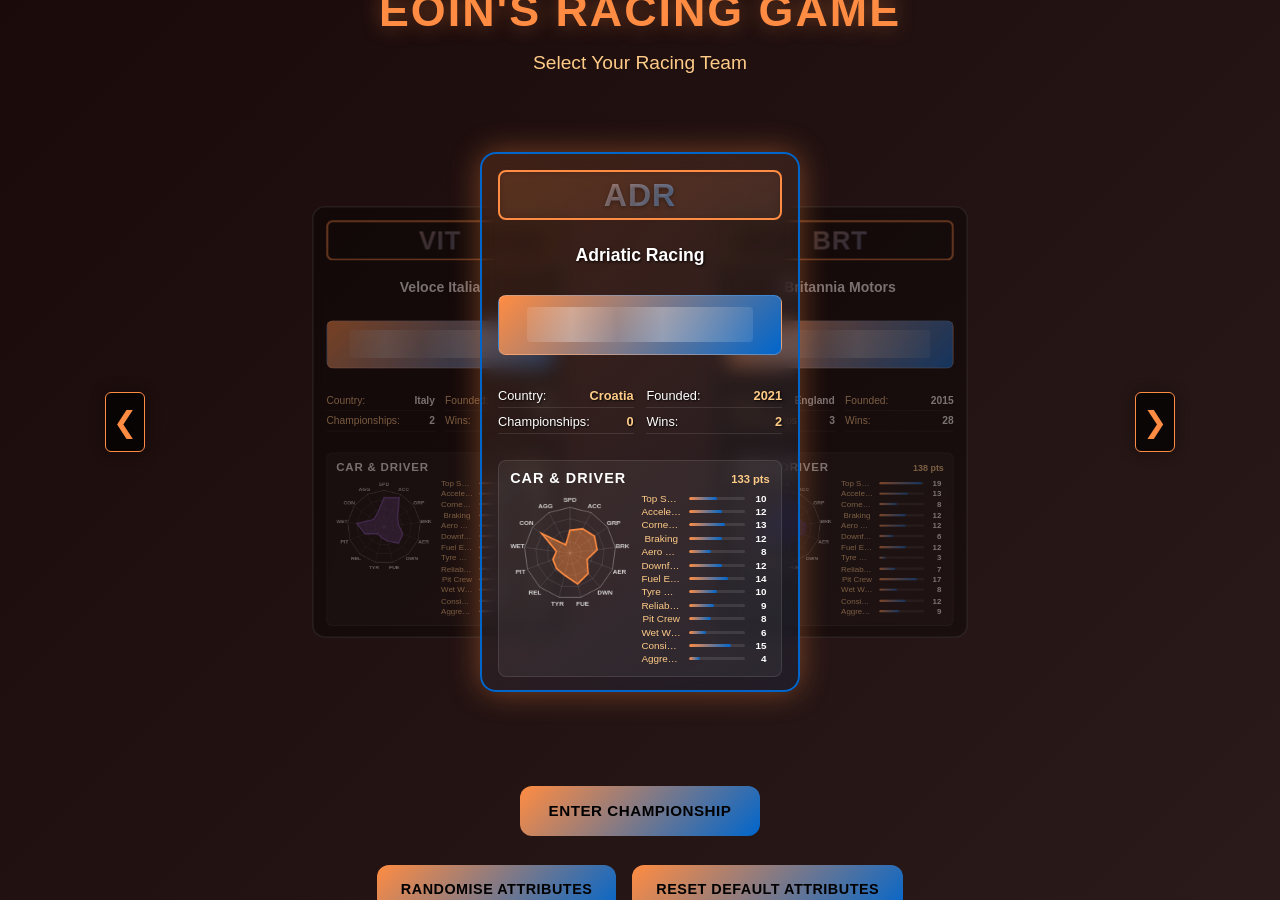
<file: index.html>
<!DOCTYPE html>
<html lang="en">
  <head>
    <meta charset="UTF-8" />
    <meta name="viewport" content="width=device-width, initial-scale=1.0, viewport-fit=cover" />
    <title>Eoin's Racing Game - Formula Style Racing Simulation</title>
    
    <!-- Primary Meta Tags -->
    <meta name="title" content="Eoin's Racing Game - Formula Style Racing Simulation">
    <meta name="description" content="Experience thrilling Formula-style racing with team selection, dynamic weather, advanced physics, and competitive AI. Race against the clock or challenge other teams in this HTML5 racing simulation.">
    <meta name="keywords" content="racing game, formula racing, html5 game, browser game, team racing, simulation, arcade racing, motorsport game, racing simulation">
    <meta name="author" content="Eoin Fitzsimons">
    <meta name="language" content="English">
    <meta name="robots" content="index, follow">
    <meta name="revisit-after" content="7 days">
    <meta name="generator" content="HTML5">
    <meta name="theme-color" content="#0a0e2e">
    <meta name="mobile-web-app-capable" content="yes">
    <meta name="apple-mobile-web-app-capable" content="yes">
    <meta name="apple-mobile-web-app-status-bar-style" content="black-translucent">
    
    <!-- Open Graph / Facebook -->
    <meta property="og:type" content="website">
    <meta property="og:url" content="https://eoinfitzsimons.github.io/Eoin-s-Racing-Game/">
    <meta property="og:title" content="Eoin's Racing Game - Formula Style Racing Simulation">
    <meta property="og:description" content="Experience thrilling Formula-style racing with team selection, dynamic weather, advanced physics, and competitive AI. Race against the clock or challenge other teams in this HTML5 racing simulation.">
    <meta property="og:image" content="https://eoinfitzsimons.github.io/Eoin-s-Racing-Game/preview.jpg">
    
    <!-- Twitter -->
    <meta property="twitter:card" content="summary_large_image">
    <meta property="twitter:url" content="https://eoinfitzsimons.github.io/Eoin-s-Racing-Game/">
    <meta property="twitter:title" content="Eoin's Racing Game - Formula Style Racing Simulation">
    <meta property="twitter:description" content="Experience thrilling Formula-style racing with team selection, dynamic weather, advanced physics, and competitive AI. Race against the clock or challenge other teams in this HTML5 racing simulation.">
    <meta property="twitter:image" content="https://eoinfitzsimons.github.io/Eoin-s-Racing-Game/preview.jpg">
    
    <!-- App/Game Info -->
    <meta name="game:category" content="Racing Simulation">
    <meta name="game:release_date" content="2025-07-08">
    <meta name="game:version" content="1.0.0">
    <meta name="game:features" content="Team Selection, Dynamic Weather, AI Opponents, Time Trial Mode, Leaderboards">
    
    <!-- Favicon -->
    <link rel="icon" href="data:image/svg+xml,%3Csvg xmlns='http://www.w3.org/2000/svg' viewBox='0 0 4 4'%3E%3Cpath fill='%23fff' d='M0 0h4v4H0z'/%3E%3Cpath d='M0 0h1v1H0zM2 0h1v1H2zM1 1h1v1H1zM3 1h1v1H3zM0 2h1v1H0zM2 2h1v1H2zM1 3h1v1H1zM3 3h1v1H3z'/%3E%3C/svg%3E">
    
    <!-- Preload and Performance -->
    <link rel="preconnect" href="https://fonts.googleapis.com">
    <link rel="preconnect" href="https://fonts.gstatic.com" crossorigin>
    <link href="https://fonts.googleapis.com/css2?family=Orbitron:wght@400;500;700&display=swap" rel="stylesheet">
    
    <link rel="stylesheet" href="css/base.css" />
    <link rel="stylesheet" href="css/screens.css" />
    <link rel="stylesheet" href="css/hud.css" />
    <link rel="stylesheet" href="css/mobile.css" />
  </head>

  <body>
    <div class="game-container">
      <!-- Team Selection Screen -->
      <div class="team-selection-screen" id="teamSelectionScreen">
        <h1 class="team-selection-title">EOIN'S RACING GAME</h1>
        <p class="team-selection-subtitle">Select Your Racing Team</p>

        <div class="teams-grid">
          <div class="team-carousel-container">
            <button
              class="carousel-nav prev"
              type="button"
              onclick="previousTeam()"
              onkeydown="if(event.key==='Enter'||event.key===' '){previousTeam();event.preventDefault();}"
              aria-label="Previous Team"
            >
              &#10094;
            </button>

            <div class="team-carousel">
              <!-- Croatian Team - 1 -->
              <div class="team-card active" data-team="adriatic_racing">
                <div class="team-logo">ADR</div>
                <div class="team-name">Adriatic Racing</div>
                <div class="car-livery"></div>
                <div class="team-facts">
                  <div class="fact-row">
                    <span class="fact-label">Country:</span>
                    <span class="fact-value">Croatia</span>
                  </div>
                  <div class="fact-row">
                    <span class="fact-label">Founded:</span>
                    <span class="fact-value">2021</span>
                  </div>
                  <div class="fact-row">
                    <span class="fact-label">Championships:</span>
                    <span class="fact-value">0</span>
                  </div>
                  <div class="fact-row">
                    <span class="fact-label">Wins:</span>
                    <span class="fact-value">2</span>
                  </div>
                </div>
              </div>

              <!-- English Team - 2 -->
              <div class="team-card hidden" data-team="britannia_motors">
                <div class="team-logo">BRT</div>
                <div class="team-name">Britannia Motors</div>
                <div class="car-livery"></div>
                <div class="team-facts">
                  <div class="fact-row">
                    <span class="fact-label">Country:</span>
                    <span class="fact-value">England</span>
                  </div>
                  <div class="fact-row">
                    <span class="fact-label">Founded:</span>
                    <span class="fact-value">2015</span>
                  </div>
                  <div class="fact-row">
                    <span class="fact-label">Championships:</span>
                    <span class="fact-value">3</span>
                  </div>
                  <div class="fact-row">
                    <span class="fact-label">Wins:</span>
                    <span class="fact-value">28</span>
                  </div>
                </div>
              </div>

              <!-- Chinese Team - 3 -->
              <div class="team-card hidden" data-team="celestial_motors">
                <div class="team-logo">CEM</div>
                <div class="team-name">Celestial Motors</div>
                <div class="car-livery"></div>
                <div class="team-facts">
                  <div class="fact-row">
                    <span class="fact-label">Country:</span>
                    <span class="fact-value">China</span>
                  </div>
                  <div class="fact-row">
                    <span class="fact-label">Founded:</span>
                    <span class="fact-value">2018</span>
                  </div>
                  <div class="fact-row">
                    <span class="fact-label">Championships:</span>
                    <span class="fact-value">0</span>
                  </div>
                  <div class="fact-row">
                    <span class="fact-label">Wins:</span>
                    <span class="fact-value">4</span>
                  </div>
                </div>
              </div>

              <!-- Welsh Team - 4 -->
              <div class="team-card hidden" data-team="dragon_force">
                <div class="team-logo">DFM</div>
                <div class="team-name">Dragon Force Motorsport</div>
                <div class="car-livery"></div>
                <div class="team-facts">
                  <div class="fact-row">
                    <span class="fact-label">Country:</span>
                    <span class="fact-value">Wales</span>
                  </div>
                  <div class="fact-row">
                    <span class="fact-label">Founded:</span>
                    <span class="fact-value">2016</span>
                  </div>
                  <div class="fact-row">
                    <span class="fact-label">Championships:</span>
                    <span class="fact-value">1</span>
                  </div>
                  <div class="fact-row">
                    <span class="fact-label">Wins:</span>
                    <span class="fact-value">8</span>
                  </div>
                </div>
              </div>

              <!-- Irish Team - 5 -->
              <div class="team-card hidden" data-team="emerald_isle">
                <div class="team-logo">EIR</div>
                <div class="team-name">Emerald Isle Racing</div>
                <div class="car-livery"></div>
                <div class="team-facts">
                  <div class="fact-row">
                    <span class="fact-label">Country:</span>
                    <span class="fact-value">Ireland</span>
                  </div>
                  <div class="fact-row">
                    <span class="fact-label">Founded:</span>
                    <span class="fact-value">2018</span>
                  </div>
                  <div class="fact-row">
                    <span class="fact-label">Championships:</span>
                    <span class="fact-value">2</span>
                  </div>
                  <div class="fact-row">
                    <span class="fact-label">Wins:</span>
                    <span class="fact-value">15</span>
                  </div>
                </div>
              </div>

              <!-- Scottish Team - 6 -->
              <div class="team-card hidden" data-team="highland_racing">
                <div class="team-logo">HRT</div>
                <div class="team-name">Highland Racing Team</div>
                <div class="car-livery"></div>
                <div class="team-facts">
                  <div class="fact-row">
                    <span class="fact-label">Country:</span>
                    <span class="fact-value">Scotland</span>
                  </div>
                  <div class="fact-row">
                    <span class="fact-label">Founded:</span>
                    <span class="fact-value">2020</span>
                  </div>
                  <div class="fact-row">
                    <span class="fact-label">Championships:</span>
                    <span class="fact-value">0</span>
                  </div>
                  <div class="fact-row">
                    <span class="fact-label">Wins:</span>
                    <span class="fact-value">3</span>
                  </div>
                </div>
              </div>

              <!-- Spanish Team - 7 -->
              <div class="team-card hidden" data-team="iberian_speed">
                <div class="team-logo">IBS</div>
                <div class="team-name">Iberian Speed</div>
                <div class="car-livery"></div>
                <div class="team-facts">
                  <div class="fact-row">
                    <span class="fact-label">Country:</span>
                    <span class="fact-value">Spain</span>
                  </div>
                  <div class="fact-row">
                    <span class="fact-label">Founded:</span>
                    <span class="fact-value">2019</span>
                  </div>
                  <div class="fact-row">
                    <span class="fact-label">Championships:</span>
                    <span class="fact-value">0</span>
                  </div>
                  <div class="fact-row">
                    <span class="fact-label">Wins:</span>
                    <span class="fact-value">5</span>
                  </div>
                </div>
              </div>

              <!-- German Team - 8 -->
              <div class="team-card hidden" data-team="kaiser_motorsport">
                <div class="team-logo">KMS</div>
                <div class="team-name">Kaiser Motorsport</div>
                <div class="car-livery"></div>
                <div class="team-facts">
                  <div class="fact-row">
                    <span class="fact-label">Country:</span>
                    <span class="fact-value">Germany</span>
                  </div>
                  <div class="fact-row">
                    <span class="fact-label">Founded:</span>
                    <span class="fact-value">2014</span>
                  </div>
                  <div class="fact-row">
                    <span class="fact-label">Championships:</span>
                    <span class="fact-value">4</span>
                  </div>
                  <div class="fact-row">
                    <span class="fact-label">Wins:</span>
                    <span class="fact-value">35</span>
                  </div>
                </div>
              </div>

              <!-- US Team - 9 -->
              <div class="team-card hidden" data-team="liberty_racing">
                <div class="team-logo">LBR</div>
                <div class="team-name">Liberty Racing</div>
                <div class="car-livery"></div>
                <div class="team-facts">
                  <div class="fact-row">
                    <span class="fact-label">Country:</span>
                    <span class="fact-value">USA</span>
                  </div>
                  <div class="fact-row">
                    <span class="fact-label">Founded:</span>
                    <span class="fact-value">2012</span>
                  </div>
                  <div class="fact-row">
                    <span class="fact-label">Championships:</span>
                    <span class="fact-value">1</span>
                  </div>
                  <div class="fact-row">
                    <span class="fact-label">Wins:</span>
                    <span class="fact-value">9</span>
                  </div>
                </div>
              </div>

              <!-- Indian Team - 10 -->
              <div class="team-card hidden" data-team="maharaja_motors">
                <div class="team-logo">MHJ</div>
                <div class="team-name">Maharaja Motors</div>
                <div class="car-livery"></div>
                <div class="team-facts">
                  <div class="fact-row">
                    <span class="fact-label">Country:</span>
                    <span class="fact-value">India</span>
                  </div>
                  <div class="fact-row">
                    <span class="fact-label">Founded:</span>
                    <span class="fact-value">2020</span>
                  </div>
                  <div class="fact-row">
                    <span class="fact-label">Championships:</span>
                    <span class="fact-value">0</span>
                  </div>
                  <div class="fact-row">
                    <span class="fact-label">Wins:</span>
                    <span class="fact-value">1</span>
                  </div>
                </div>
              </div>

              <!-- Japanese Team - 11 -->
              <div class="team-card hidden" data-team="rising_sun">
                <div class="team-logo">RSM</div>
                <div class="team-name">Rising Sun Motors</div>
                <div class="car-livery"></div>
                <div class="team-facts">
                  <div class="fact-row">
                    <span class="fact-label">Country:</span>
                    <span class="fact-value">Japan</span>
                  </div>
                  <div class="fact-row">
                    <span class="fact-label">Founded:</span>
                    <span class="fact-value">2016</span>
                  </div>
                  <div class="fact-row">
                    <span class="fact-label">Championships:</span>
                    <span class="fact-value">0</span>
                  </div>
                  <div class="fact-row">
                    <span class="fact-label">Wins:</span>
                    <span class="fact-value">6</span>
                  </div>
                </div>
              </div>

              <!-- Brazilian Team - 12 -->
              <div class="team-card hidden" data-team="samba_racing">
                <div class="team-logo">SRT</div>
                <div class="team-name">Samba Racing Team</div>
                <div class="car-livery"></div>
                <div class="team-facts">
                  <div class="fact-row">
                    <span class="fact-label">Country:</span>
                    <span class="fact-value">Brazil</span>
                  </div>
                  <div class="fact-row">
                    <span class="fact-label">Founded:</span>
                    <span class="fact-value">2011</span>
                  </div>
                  <div class="fact-row">
                    <span class="fact-label">Championships:</span>
                    <span class="fact-value">2</span>
                  </div>
                  <div class="fact-row">
                    <span class="fact-label">Wins:</span>
                    <span class="fact-value">22</span>
                  </div>
                </div>
              </div>

              <!-- Romanian Team - 13 -->
              <div class="team-card hidden" data-team="regina_curse">
                <div class="team-logo">RGC</div>
                <div class="team-name">Regina Curse</div>
                <div class="car-livery"></div>
                <div class="team-facts">
                  <div class="fact-row">
                    <span class="fact-label">Country:</span>
                    <span class="fact-value">Romania</span>
                  </div>
                  <div class="fact-row">
                    <span class="fact-label">Founded:</span>
                    <span class="fact-value">2022</span>
                  </div>
                  <div class="fact-row">
                    <span class="fact-label">Championships:</span>
                    <span class="fact-value">0</span>
                  </div>
                  <div class="fact-row">
                    <span class="fact-label">Wins:</span>
                    <span class="fact-value">0</span>
                  </div>
                </div>
              </div>

              <!-- French Team - 14 -->
              <div class="team-card hidden" data-team="tricolore_racing">
                <div class="team-logo">TCR</div>
                <div class="team-name">Tricolore Racing</div>
                <div class="car-livery"></div>
                <div class="team-facts">
                  <div class="fact-row">
                    <span class="fact-label">Country:</span>
                    <span class="fact-value">France</span>
                  </div>
                  <div class="fact-row">
                    <span class="fact-label">Founded:</span>
                    <span class="fact-value">2017</span>
                  </div>
                  <div class="fact-row">
                    <span class="fact-label">Championships:</span>
                    <span class="fact-value">1</span>
                  </div>
                  <div class="fact-row">
                    <span class="fact-label">Wins:</span>
                    <span class="fact-value">12</span>
                  </div>
                </div>
              </div>

              <!-- Venezuelan Team - 15 -->
              <div class="team-card hidden" data-team="velocidad_venezuela">
                <div class="team-logo">VVR</div>
                <div class="team-name">Velocidad Venezuela</div>
                <div class="car-livery"></div>
                <div class="team-facts">
                  <div class="fact-row">
                    <span class="fact-label">Country:</span>
                    <span class="fact-value">Venezuela</span>
                  </div>
                  <div class="fact-row">
                    <span class="fact-label">Founded:</span>
                    <span class="fact-value">2021</span>
                  </div>
                  <div class="fact-row">
                    <span class="fact-label">Championships:</span>
                    <span class="fact-value">0</span>
                  </div>
                  <div class="fact-row">
                    <span class="fact-label">Wins:</span>
                    <span class="fact-value">1</span>
                  </div>
                </div>
              </div>

              <!-- Italian Team - 16 -->
              <div class="team-card hidden" data-team="veloce_italia">
                <div class="team-logo">VIT</div>
                <div class="team-name">Veloce Italia</div>
                <div class="car-livery"></div>
                <div class="team-facts">
                  <div class="fact-row">
                    <span class="fact-label">Country:</span>
                    <span class="fact-value">Italy</span>
                  </div>
                  <div class="fact-row">
                    <span class="fact-label">Founded:</span>
                    <span class="fact-value">2013</span>
                  </div>
                  <div class="fact-row">
                    <span class="fact-label">Championships:</span>
                    <span class="fact-value">2</span>
                  </div>
                  <div class="fact-row">
                    <span class="fact-label">Wins:</span>
                    <span class="fact-value">18</span>
                  </div>
                </div>
              </div>
            </div>

            <button
              class="carousel-nav next"
              type="button"
              onclick="nextTeam()"
              onkeydown="if(event.key==='Enter'||event.key===' '){nextTeam();event.preventDefault();}"
              aria-label="Next Team"
              tabindex="0"
            >
              &#10095;
            </button>
          </div>
        </div>

        <button
          class="professional-btn"
          id="proceedToRaceBtn"
          onclick="proceedToRace()"
          disabled
        >
          Enter Championship
        </button>
        
        <div style="display: flex; justify-content: center; margin-top: 1rem;">
          <button
            class="professional-btn"
            style="font-size: 0.9rem; padding: 0.7rem 1.5rem; min-width: 150px; margin: 0 0.5rem;"
            onclick="randomizeTeamAttributes()"
          >
            Randomise Attributes
          </button>
          <button
            class="professional-btn"
            style="font-size: 0.9rem; padding: 0.7rem 1.5rem; min-width: 150px; margin: 0 0.5rem;"
            onclick="resetTeamAttributes()"
          >
            Reset Default Attributes
          </button>
        </div>
      </div>

      <!-- Start/Race Screen -->
      <div class="start-screen" id="startScreen" style="display: none">
        <h1 class="title">EOIN'S RACING GAME</h1>
        
        <!-- Game Mode Selector -->
        <div class="mode-selector">
          <div class="mode-buttons">
            <button class="mode-btn active" onclick="setTimeTrialMode(false)" id="raceModeBtn">Race Mode</button>
            <button class="mode-btn" onclick="setTimeTrialMode(true)" id="timeTrialModeBtn">Time Trial</button>
          </div>
        </div>
        
        <!-- Circuit selector: cards drawn from each circuit's centreline -->
        <div class="circuit-selector">
          <h3>Select Circuit</h3>
          <div class="circuit-cards" id="circuitCards"></div>
          <div class="circuit-description" id="circuitDescription"></div>
        </div>

        <button class="professional-btn" onclick="startRace()">
          START RACE
        </button>
        <button class="mode-btn landscape-btn" type="button" onclick="enterLandscapeFullscreen()">
          Full Screen
        </button>
        <button class="mode-btn sound-toggle" type="button" onclick="toggleSound()" aria-pressed="true">
          Sound: On
        </button>

        <!-- Time Trial Controls (hidden by default) -->
        <div id="timeTrialControls" style="display: none;">
          
          <!-- Time Trial Leaderboard -->
          <div class="time-trial-leaderboard">
            <h3>Time Trial Leaderboard</h3>
            <div class="time-trial-leaderboard-list" id="timeTrialLeaderboardList">
              <div class="time-trial-entry" style="text-align: center; color: var(--text-secondary);">
                Complete a time trial to see your best times here!
              </div>
            </div>
            <div class="time-trial-buttons" style="margin-top: 1rem;">
              <button class="time-trial-btn secondary" onclick="clearTimeTrialLeaderboard()">Clear Records</button>
              <button class="time-trial-btn primary" onclick="exportTimeTrialLeaderboard()">Export Records</button>
              <button class="time-trial-btn primary" onclick="importTimeTrialLeaderboard()">Import Records</button>
            </div>
          </div>
        </div>

        <div class="start-instructions" id="raceInstructions">
          <h3>Race Instructions</h3>
          <p class="keyboard-only"><strong>Controls:</strong> WASD or Arrow Keys to drive</p>
          <p class="keyboard-only"><strong>Boost:</strong> SPACE for Nitro</p>
          <p class="keyboard-only"><strong>Pit stop:</strong> P to box at the end of the lap (Race mode)</p>
          <p class="touch-only"><strong>Controls:</strong> steer with the arrows on the left, throttle and brake on the right</p>
          <p class="touch-only"><strong>Boost:</strong> hold NITRO</p>
          <p id="objectiveText">
            <strong>Objective:</strong> Complete 5 laps as fast as possible!
          </p>
          <p>Beat the competition and set new lap records!</p>
        </div>
        
        <div class="difficulty-selector">
          <h3>Select Difficulty</h3>
          <div class="difficulty-buttons">
            <button class="difficulty-btn" onclick="setDifficulty('easy')" id="easyBtn">Easy</button>
            <button class="difficulty-btn active" onclick="setDifficulty('medium')" id="mediumBtn">Medium</button>
            <button class="difficulty-btn" onclick="setDifficulty('hard')" id="hardBtn">Hard</button>
          </div>
          <div class="difficulty-description" id="difficultyDescription">
            Standard race settings. AI makes occasional mistakes. Collisions enabled.
          </div>
        </div>
        
        <div class="weather-selector">
          <h3>Select Weather Conditions</h3>
          <div class="weather-buttons">
            <button class="weather-btn active" onclick="setWeather('clear')" id="clearBtn">Clear</button>
            <button class="weather-btn" onclick="setWeather('rain')" id="rainBtn">Rain</button>
            <button class="weather-btn" onclick="setWeather('storm')" id="stormBtn">Storm</button>
          </div>
          <div class="weather-description" id="weatherDescription">
            Perfect racing conditions. Optimal grip and visibility.
          </div>
        </div>
      </div>

      <div class="race-stage">
        <aside class="hud-rail hud-rail-left">
      <div class="ui-overlay">
        <div
          style="
            color: var(--primary-text-color, var(--primary-color));
            font-weight: 700;
            margin-bottom: 1rem;
            text-transform: uppercase;
            letter-spacing: 1px;
            font-size: 0.9rem;
            border-bottom: 1px solid var(--primary-color);
            padding-bottom: 0.5rem;
          "
        >
          TELEMETRY
        </div>
        <div class="ui-item speed-item">
          <span>Speed:</span>
          <span id="speed">0</span>
        </div>
        <div class="ui-item">
          <span>Lap:</span>
          <span id="lap">1/3</span>
        </div>
        <div class="ui-item">
          <span>Time:</span>
          <span id="time">0:00</span>
        </div>
        <div class="ui-item">
          <span>Position:</span>
          <span id="position">1/8</span>
        </div>
        <div class="ui-item">
          <span>Nitro:</span>
          <div
            style="
              flex: 1;
              margin-left: 0.8rem;
              height: 10px;
              background: rgba(255, 255, 255, 0.3);
              border-radius: 5px;
              position: relative;
            "
          >
            <div
              id="nitroBar"
              style="
                height: 100%;
                background: linear-gradient(
                  90deg,
                  var(--primary-color),
                  var(--accent-color)
                );
                border-radius: 5px;
                width: 100%;
                transition: width 0.1s;
              "
            ></div>
          </div>
        </div>
        <div class="ui-item">
          <span>Tyres:</span>
          <div
            style="
              flex: 1;
              margin-left: 0.8rem;
              height: 10px;
              background: rgba(255, 255, 255, 0.3);
              border-radius: 5px;
              position: relative;
            "
          >
            <div
              id="tireBar"
              style="
                height: 100%;
                background: rgb(0, 255, 0);
                border-radius: 5px;
                width: 100%;
                transition: width 0.2s, background 0.3s;
              "
            ></div>
          </div>
        </div>
        <div class="ui-item">
          <span>Fuel:</span>
          <div
            style="
              flex: 1;
              margin-left: 0.8rem;
              height: 10px;
              background: rgba(255, 255, 255, 0.3);
              border-radius: 5px;
              position: relative;
            "
          >
            <div
              id="fuelBar"
              style="
                height: 100%;
                background: rgb(255, 170, 40);
                border-radius: 5px;
                width: 100%;
                transition: width 0.2s, background 0.3s;
              "
            ></div>
          </div>
        </div>
        <div class="ui-item pit-status" id="pitStatus" style="display: none"></div>
        <div class="ui-item">
          <span>Damage:</span>
          <div
            style="
              flex: 1;
              margin-left: 0.8rem;
              height: 10px;
              background: rgba(255, 255, 255, 0.3);
              border-radius: 5px;
              position: relative;
            "
          >
            <div
              id="damageBar"
              style="
                height: 100%;
                background: linear-gradient(90deg, #ff4444, #ff8844);
                border-radius: 5px;
                width: 0%;
                transition: width 0.1s;
              "
            ></div>
          </div>
        </div>
      </div>

      <div class="controls-info">
        <div
          style="
            color: var(--accent-color);
            font-weight: 700;
            margin-bottom: 1rem;
            text-transform: uppercase;
            letter-spacing: 1px;
            font-size: 0.9rem;
            border-bottom: 1px solid var(--accent-color);
            padding-bottom: 0.5rem;
          "
        >
          CONTROLS
        </div>
        <p>W/↑ - Accelerate</p>
        <p>S/↓ - Brake</p>
        <p>A/← - Turn Left</p>
        <p>D/→ - Turn Right</p>
        <p>SPACE - Nitro Boost</p>
      </div>

        </aside>
        <canvas id="gameCanvas" width="1400" height="900"></canvas>
        <aside class="hud-rail hud-rail-right">
      <div class="position-display">
        <div
          style="
            color: var(--primary-text-color, var(--primary-color));
            font-weight: 700;
            margin-bottom: 1rem;
            text-transform: uppercase;
            letter-spacing: 1px;
            font-size: 0.9rem;
            border-bottom: 1px solid var(--primary-color);
            padding-bottom: 0.5rem;
          "
        >
          STANDINGS
        </div>
        <div id="positionList"></div>
      </div>

        </aside>
      </div>

      <div class="touch-controls" id="touchControls">
        <div class="touch-cluster touch-steer">
          <button type="button" class="touch-btn" data-control="ArrowLeft" aria-label="Steer left">
            <svg viewBox="0 0 24 24" aria-hidden="true"><path d="M15 4l-8 8 8 8" /></svg>
          </button>
          <button type="button" class="touch-btn" data-control="ArrowRight" aria-label="Steer right">
            <svg viewBox="0 0 24 24" aria-hidden="true"><path d="M9 4l8 8-8 8" /></svg>
          </button>
        </div>
        <div class="touch-cluster touch-pedals">
          <button type="button" class="touch-btn touch-nitro" data-control="Space">NITRO</button>
          <button type="button" class="touch-btn touch-brake" data-control="ArrowDown">BRAKE</button>
          <button type="button" class="touch-btn touch-throttle" data-control="ArrowUp">THROTTLE</button>
        </div>
      </div>

      <div class="rotate-prompt" id="rotatePrompt">
        <div class="rotate-phone" aria-hidden="true"></div>
        <h2>TURN YOUR PHONE SIDEWAYS</h2>
        <p>Eoin's Racing Game plays in landscape.<br />The race pauses until you turn your phone.</p>
        <button type="button" class="professional-btn landscape-btn" onclick="enterLandscapeFullscreen()">
          Play in Landscape
        </button>
        <button type="button" class="rotate-dismiss" onclick="dismissRotatePrompt()">Continue in portrait</button>
      </div>

      <!-- Professional Broadcast-Style Bottom Bar -->
      <div class="broadcast-bar">
        <div class="broadcast-section">
          <div class="broadcast-label">LIVE</div>
          <div class="broadcast-dot"></div>
        </div>
        <div class="broadcast-section">
          <div class="broadcast-label">LAP</div>
          <div class="broadcast-value" id="currentLapDisplay">1/3</div>
        </div>
        <div class="broadcast-section">
          <div class="broadcast-label">RACE TIME</div>
          <div class="broadcast-value" id="raceTimeDisplay">0:00.0</div>
        </div>
        <div class="broadcast-section">
          <div class="broadcast-label">POSITION</div>
          <div class="broadcast-value" id="positionDisplay">P1</div>
        </div>
        <div class="broadcast-section">
          <div class="broadcast-label">SPEED</div>
          <div class="broadcast-value" id="speedDisplay">0 KM/H</div>
        </div>
        <div class="broadcast-section">
          <div class="broadcast-label">CURR LAP</div>
          <div class="broadcast-value" id="currentLapTimeDisplay">0:00.000</div>
        </div>
        <div class="broadcast-section">
          <div class="broadcast-label">BEST LAP</div>
          <div class="broadcast-value" id="bestLapTimeDisplay">-:--:---</div>
        </div>
        <div class="broadcast-section">
          <div class="broadcast-label">LAP RECORD</div>
          <div class="broadcast-value" id="lapRecordDisplay">-:--:---</div>
        </div>
      </div>

      <div class="leaderboard">
        <div
          style="
            color: var(--accent-color);
            font-weight: 700;
            margin-bottom: 1rem;
            text-transform: uppercase;
            letter-spacing: 1px;
            font-size: 0.9rem;
            border-bottom: 1px solid var(--accent-color);
            padding-bottom: 0.5rem;
          "
        >
          RECORD TIMES
        </div>
        <div id="leaderboardList"></div>
      </div>

      <div class="name-input-modal" id="nameInputModal">
        <h2 style="color: var(--primary-text-color, var(--primary-color)); margin-bottom: 1rem">
          NEW RECORD
        </h2>
        <p style="margin-bottom: 1rem; color: var(--text-secondary)">
          Enter your name for the leaderboard:
        </p>
        <input
          type="text"
          id="playerNameInput"
          class="name-input"
          maxlength="12"
          placeholder="Your Name"
        />
        <div
          style="
            margin-top: 1.5rem;
            display: flex;
            gap: 1rem;
            justify-content: center;
          "
        >
          <button class="professional-btn" onclick="saveLeaderboardEntry()">
            SAVE TIME
          </button>
          <button class="professional-btn" onclick="skipLeaderboard()">
            SKIP
          </button>
        </div>
      </div>

      <div class="race-complete" id="raceComplete">
        <h2 style="color: var(--primary-text-color, var(--primary-color)); margin-bottom: 1rem">
          RACE COMPLETE
        </h2>
        <p style="font-size: 1.2rem; margin: 0.5rem 0">
          Final Position:
          <span
            id="finalPos"
            style="color: var(--accent-color); font-weight: bold"
          ></span>
        </p>
        <p style="font-size: 1.2rem; margin: 0.5rem 0">
          Total Time:
          <span
            id="finalTime"
            style="color: var(--text-primary); font-weight: bold"
          ></span>
        </p>
        <p style="font-size: 1.2rem; margin: 0.5rem 0">
          Best Lap:
          <span
            id="bestLapTime"
            style="color: var(--accent-color); font-weight: bold"
          ></span>
        </p>
        <p style="font-size: 1.2rem; margin: 0.5rem 0">
          Lap Record:
          <span
            id="lapRecordTime"
            style="color: var(--primary-text-color, var(--primary-color)); font-weight: bold"
          ></span>
        </p>
        <p
          id="newRecordText"
          style="
            color: var(--accent-color);
            font-weight: bold;
            display: none;
            margin: 1rem 0;
          "
        >
          NEW RECORD
        </p>

        <!-- Embedded Leaderboard -->
        <div
          style="
            margin: 1rem 0;
            max-height: 200px;
            overflow-y: auto;
            width: 100%;
          "
        >
          <div
            style="
              color: var(--accent-color);
              font-weight: 700;
              margin-bottom: 0.5rem;
              text-transform: uppercase;
              letter-spacing: 1px;
              font-size: 0.9rem;
              border-bottom: 1px solid var(--accent-color);
              padding-bottom: 0.5rem;
            "
          >
            RECORD TIMES
          </div>
          <div id="raceCompleteLeaderboard"></div>
        </div>

        <div
          style="
            margin-top: 1.5rem;
            display: flex;
            gap: 1rem;
            justify-content: center;
          "
        >
          <button class="professional-btn" onclick="restartRace()">
            RACE AGAIN
          </button>
          <button class="professional-btn" onclick="returnToTeamSelection()">
            CHANGE TEAM
          </button>
        </div>
      </div>

      <!-- Time Trial Complete Dialog -->
      <div class="race-complete" id="timeTrialComplete" style="display: none;">
        <h2 style="color: var(--primary-text-color, var(--primary-color)); margin-bottom: 1rem">
          TIME TRIAL COMPLETE
        </h2>
        <p style="font-size: 1.2rem; margin: 0.5rem 0">
          Lap Time:
          <span
            id="timeTrialLapTime"
            style="color: var(--accent-color); font-weight: bold"
          ></span>
        </p>
        <p
          id="timeTrialResult"
          style="
            color: var(--accent-color);
            font-weight: bold;
            font-size: 1.1rem;
            margin: 1rem 0;
          "
        ></p>

        <!-- Time Trial Leaderboard in Complete Screen -->
        <div class="time-trial-leaderboard" style="max-height: 250px; margin: 1rem 0;">
          <h3>Best Times</h3>
          <div class="time-trial-leaderboard-list" id="timeTrialCompleteLeaderboard" style="max-height: 180px;">
          </div>
        </div>

        <div class="time-trial-buttons" style="margin: 1rem 0; display: flex; gap: 0.5rem; justify-content: center; flex-wrap: wrap;">
          <button class="time-trial-btn primary" onclick="exportTimeTrialLap(bestTimeTrialLap)">Export Best Laps</button>
        </div>

        <div
          style="
            margin-top: 1.5rem;
            display: flex;
            gap: 1rem;
            justify-content: center;
          "
        >
          <button class="professional-btn" onclick="restartRace()">
            TRY AGAIN
          </button>
          <button class="professional-btn" onclick="returnToTeamSelection()">
            CHANGE TEAM
          </button>
        </div>
      </div>
    </div>

    <script src="js/teams.js"></script>
    <script src="js/state.js"></script>
    <script src="js/leaderboards.js"></script>
    <script src="js/input.js"></script>
    <script src="js/circuits.js"></script>
    <script src="js/world.js"></script>
    <script src="js/ai-teams.js"></script>
    <script src="js/effects.js"></script>
    <script src="js/ai-cars.js"></script>
    <script src="js/collisions.js"></script>
    <script src="js/player.js"></script>
    <script src="js/ai.js"></script>
    <script src="js/race.js"></script>
    <script src="js/pits.js"></script>
    <script src="js/track-collision.js"></script>
    <script src="js/render-track.js"></script>
    <script src="js/render-cars.js"></script>
    <script src="js/ui.js"></script>
    <script src="js/audio.js"></script>
    <script src="js/game.js"></script>
  </body>
</html>
</file>
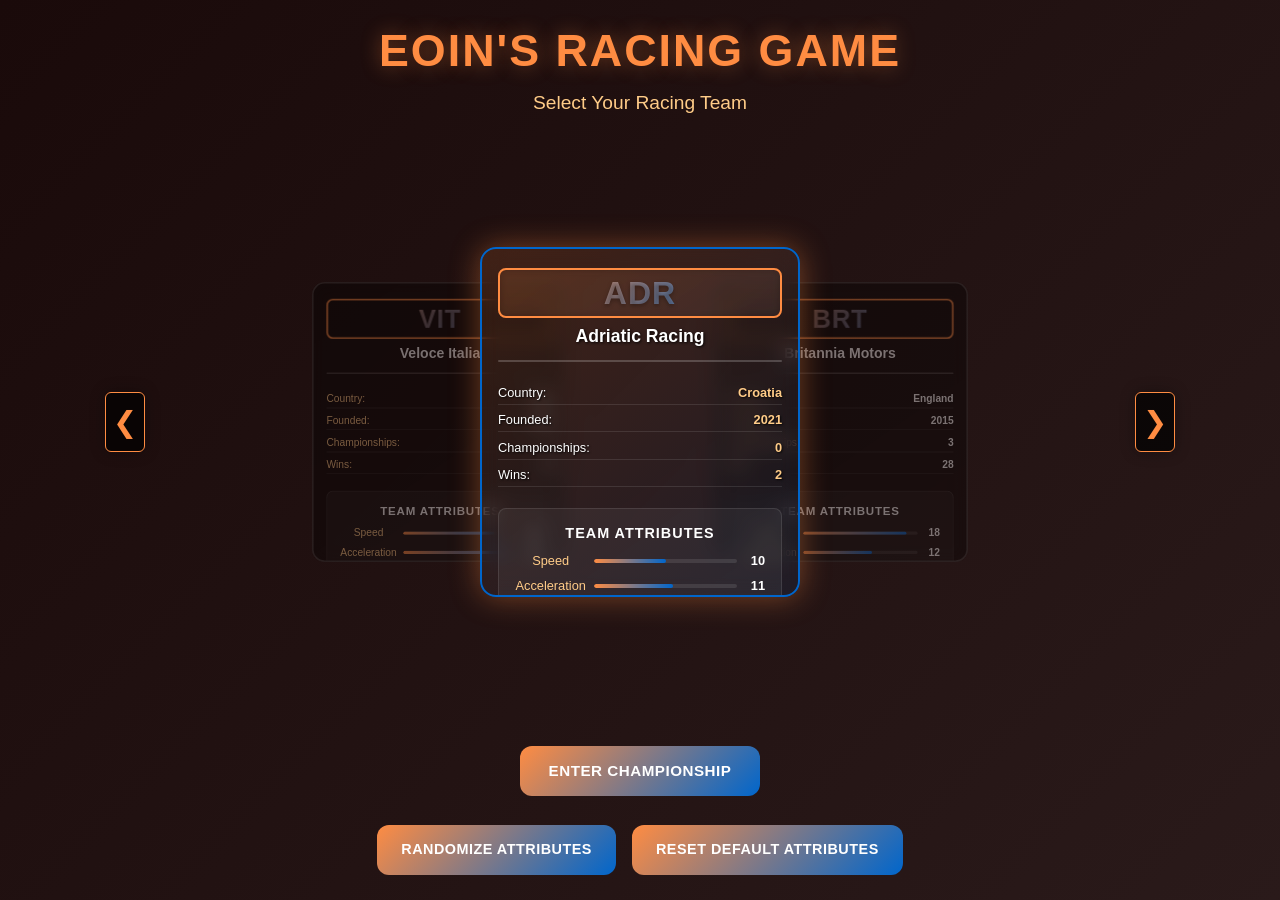
<file: Eoin'sRacingGame.html>
<!DOCTYPE html>
<html lang="en">
  <head>
    <meta charset="UTF-8" />
    <meta name="viewport" content="width=device-width, initial-scale=1.0" />
    <title>Eoin's Racing Game - Formula Style Racing Simulation</title>
    
    <!-- Primary Meta Tags -->
    <meta name="title" content="Eoin's Racing Game - Formula Style Racing Simulation">
    <meta name="description" content="Experience thrilling Formula-style racing with team selection, dynamic weather, advanced physics, and competitive AI. Race against the clock or challenge other teams in this HTML5 racing simulation.">
    <meta name="keywords" content="racing game, formula racing, html5 game, browser game, team racing, simulation, arcade racing, motorsport game, racing simulation">
    <meta name="author" content="Eoin Fitzsimons">
    <meta name="language" content="English">
    <meta name="robots" content="index, follow">
    <meta name="revisit-after" content="7 days">
    <meta name="generator" content="HTML5">
    <meta name="theme-color" content="#0a0e2e">
    
    <!-- Open Graph / Facebook -->
    <meta property="og:type" content="website">
    <meta property="og:url" content="https://eoinfitzsimons.github.io/Eoin-s-Racing-Game/">
    <meta property="og:title" content="Eoin's Racing Game - Formula Style Racing Simulation">
    <meta property="og:description" content="Experience thrilling Formula-style racing with team selection, dynamic weather, advanced physics, and competitive AI. Race against the clock or challenge other teams in this HTML5 racing simulation.">
    <meta property="og:image" content="https://eoinfitzsimons.github.io/Eoin-s-Racing-Game/preview.jpg">
    
    <!-- Twitter -->
    <meta property="twitter:card" content="summary_large_image">
    <meta property="twitter:url" content="https://eoinfitzsimons.github.io/Eoin-s-Racing-Game/">
    <meta property="twitter:title" content="Eoin's Racing Game - Formula Style Racing Simulation">
    <meta property="twitter:description" content="Experience thrilling Formula-style racing with team selection, dynamic weather, advanced physics, and competitive AI. Race against the clock or challenge other teams in this HTML5 racing simulation.">
    <meta property="twitter:image" content="https://eoinfitzsimons.github.io/Eoin-s-Racing-Game/preview.jpg">
    
    <!-- App/Game Info -->
    <meta name="game:category" content="Racing Simulation">
    <meta name="game:release_date" content="2025-07-08">
    <meta name="game:version" content="1.0.0">
    <meta name="game:features" content="Team Selection, Dynamic Weather, AI Opponents, Time Trial Mode, Leaderboards">
    
    <!-- Favicon -->
    <link rel="icon" type="image/png" sizes="32x32" href="favicon-32x32.png">
    <link rel="icon" type="image/png" sizes="16x16" href="favicon-16x16.png">
    
    <!-- Preload and Performance -->
    <link rel="preconnect" href="https://fonts.googleapis.com">
    <link rel="preconnect" href="https://fonts.gstatic.com" crossorigin>
    <link href="https://fonts.googleapis.com/css2?family=Orbitron:wght@400;500;700&display=swap" rel="stylesheet">
    
    <style>
      * {
        margin: 0;
        padding: 0;
        box-sizing: border-box;
      }

      body {
        font-family: "Segoe UI", "Roboto", "Helvetica Neue", sans-serif;
        background: linear-gradient(
          135deg,
          var(--bg-primary, #0f0f23),
          var(--bg-secondary, #1a1a3a)
        );
        color: white;
        overflow: hidden;
      }

      :root {
        /* Default theme*/
        --primary-color: #1e41ff;
        --accent-color: #ff1801;
        --bg-primary: #0a0e2e;
        --bg-secondary: #1a1d3a;
        --text-primary: #ffffff;
        --text-secondary: #b8c5ff;
        --border-glow: rgba(30, 65, 255, 0.4);
      }

      .game-container {
        display: flex;
        flex-direction: column;
        align-items: center;
        justify-content: center;
        min-height: 100vh;
        position: relative;
      }

      #gameCanvas {
        border: 3px solid var(--primary-color);
        border-radius: 12px;
        box-shadow: 0 0 30px var(--border-glow);
        background: linear-gradient(45deg, #1a1a1a, #0d0d0d);
      }

      /* Team Selection Screen */
      .team-selection-screen {
        position: absolute;
        top: 0;
        left: 0;
        width: 100%;
        height: 100%;
        background: linear-gradient(
          135deg,
          var(--bg-primary),
          var(--bg-secondary)
        );
        display: flex;
        flex-direction: column;
        align-items: center;
        justify-content: center;
        z-index: 100;
      }

      .team-selection-title {
        font-size: 3.5rem;
        font-weight: 700;
        color: var(--primary-color);
        text-shadow: 0 0 20px var(--border-glow);
        margin-bottom: 1rem;
        letter-spacing: 2px;
      }

      .team-selection-subtitle {
        font-size: 1.4rem;
        color: var(--text-secondary);
        margin-bottom: 3rem;
        font-weight: 300;
      }

      .teams-grid {
        display: flex;
        align-items: center;
        justify-content: center;
        margin-bottom: 3rem;
        max-width: 1200px;
        width: 100%;
        position: relative;
        perspective: 1000px;
      }

      .team-carousel-container {
        position: relative;
        width: 100%;
        display: flex;
        align-items: center;
        justify-content: center;
      }

      .team-carousel {
        display: flex;
        align-items: center;
        justify-content: center;
        position: relative;
        width: 100%;
        height: 520px;
        max-width: 80%;
      }

      .team-card {
        background: linear-gradient(
          145deg,
          rgba(255, 255, 255, 0.05),
          rgba(255, 255, 255, 0.02)
        );
        border: 2px solid rgba(255, 255, 255, 0.1);
        border-radius: 16px;
        padding: 1.2rem 1rem;
        cursor: pointer;
        transition: all 0.5s cubic-bezier(0.4, 0, 0.2, 1);
        color: var(--text-primary, #ffffff);

        -webkit-backdrop-filter: blur(10px);
        backdrop-filter: blur(10px);
        width: 350px;
        height: 480px;
        text-align: center;
        position: absolute;
        overflow: hidden;
        transform-style: preserve-3d;
        display: flex;
        flex-direction: column;
        justify-content: space-between;
      }

      .team-card.active {
        transform: translateX(0) scale(1);
        opacity: 1;
        z-index: 3;
        border-color: var(--primary-color);
        box-shadow: 0 12px 40px rgba(0, 0, 0, 0.3),
          0 0 0 2px var(--primary-color);
        background: linear-gradient(
          145deg,
          var(--primary-color-transparent, rgba(var(--primary-color-rgb), 0.15)),
          var(--accent-color-transparent, rgba(var(--accent-color-rgb), 0.1))
        );
        color: var(--text-primary, #ffffff);
      }

      .team-card.prev {
        transform: translateX(-200px) scale(0.8);
        opacity: 0.4;
        z-index: 1;
      }

      .team-card.next {
        transform: translateX(200px) scale(0.8);
        opacity: 0.4;
        z-index: 1;
      }

      .team-card.hidden {
        transform: translateX(0) scale(0.5);
        opacity: 0;
        z-index: 0;
        pointer-events: none;
      }

      .team-card::before {
        content: "";
        position: absolute;
        top: 0;
        left: 0;
        right: 0;
        height: 4px;
        background: linear-gradient(
          90deg,
          var(--primary-color),
          var(--accent-color)
        );
        opacity: 0;
        transition: opacity 0.3s;
      }

      .team-card:hover {
        transform: translateY(-8px);
        border-color: var(--primary-color);
        box-shadow: 0 12px 40px rgba(0, 0, 0, 0.3),
          0 0 0 1px var(--primary-color);
      }

      .team-card:hover::before {
        opacity: 1;
      }

      .team-card.selected {
        border-color: var(--primary-color);
        background: linear-gradient(
          145deg,
          var(--primary-color-transparent, rgba(var(--primary-color-rgb), 0.2)),
          var(--accent-color-transparent, rgba(var(--accent-color-rgb), 0.15))
        );
        transform: translateY(-4px);
        box-shadow: 0 8px 32px rgba(0, 0, 0, 0.3);
        color: var(--text-primary, #ffffff);
      }

      .team-card.selected::before {
        opacity: 1;
      }

      .team-logo {
        font-size: 2rem;
        font-weight: 900;
        font-family: "Arial Black", "Impact", sans-serif;
        margin-bottom: 0.5rem;
        background: linear-gradient(
          135deg,
          var(--primary-color),
          var(--accent-color)
        );
        -webkit-background-clip: text;
        -webkit-text-fill-color: transparent;
        background-clip: text;
        color: transparent;
        text-shadow: 0 2px 4px rgba(0, 0, 0, 0.3);
        letter-spacing: 1px;
        border: 2px solid var(--primary-color);
        border-radius: 8px;
        padding: 0.5rem;
        background-color: rgba(255, 255, 255, 0.05);
        -webkit-backdrop-filter: blur(5px);
        backdrop-filter: blur(5px);
        position: relative;
        height: 50px;
        display: flex;
        align-items: center;
        justify-content: center;
      }

      .car-livery {
        width: 100%;
        height: 60px;
        background: linear-gradient(
          135deg,
          var(--primary-color),
          var(--accent-color)
        );
        border-radius: 8px;
        margin: 0.5rem 0;
        position: relative;
        overflow: hidden;
        border: 1px solid rgba(255, 255, 255, 0.2);
      }

      .car-livery::before {
        content: "";
        position: absolute;
        top: 20%;
        left: 10%;
        right: 10%;
        bottom: 20%;
        background: linear-gradient(
          90deg,
          rgba(255, 255, 255, 0.1) 0%,
          rgba(255, 255, 255, 0.3) 20%,
          rgba(255, 255, 255, 0.1) 40%,
          rgba(255, 255, 255, 0.3) 60%,
          rgba(255, 255, 255, 0.1) 100%
        );
        border-radius: 4px;
        animation: carShine 2s ease-in-out infinite;
      }

      @keyframes carShine {
        0%,
        100% {
          opacity: 0.7;
        }

        50% {
          opacity: 1;
        }
      }

      .team-facts {
        text-align: left;
        font-size: 0.8rem;
        line-height: 1.3;
        margin-top: 0.5rem;
        flex-grow: 1;
      }

      .team-facts .fact-row {
        display: flex;
        justify-content: space-between;
        margin: 0.3rem 0;
        padding: 0.15rem 0;
        border-bottom: 1px solid rgba(255, 255, 255, 0.1);
      }

      .team-facts .fact-label {
        color: var(--text-secondary);
        font-weight: 500;
      }

      .team-facts .fact-value {
        color: var(--text-primary);
        font-weight: 600;
      }

      .team-attributes {
        margin-top: 1rem;
        padding: 1rem;
        background: rgba(255, 255, 255, 0.05);
        border-radius: 8px;
        border: 1px solid rgba(255, 255, 255, 0.1);
      }

      .attributes-title {
        font-size: 0.9rem;
        font-weight: 600;
        color: var(--text-primary);
        margin-bottom: 0.8rem;
        text-align: center;
        text-transform: uppercase;
        letter-spacing: 1px;
      }

      .attribute-row {
        display: flex;
        justify-content: space-between;
        align-items: center;
        margin-bottom: 0.6rem;
        font-size: 0.8rem;
      }

      .attribute-name {
        color: var(--text-secondary);
        font-weight: 400;
        flex: 1;
      }

      .attribute-bar {
        flex: 2;
        height: 4px;
        background: rgba(255, 255, 255, 0.1);
        border-radius: 2px;
        margin: 0 0.5rem;
        overflow: hidden;
      }

      .attribute-fill {
        height: 100%;
        background: linear-gradient(90deg, var(--primary-color), var(--accent-color));
        border-radius: 2px;
        transition: width 0.3s ease;
      }

      .attribute-value {
        color: var(--text-primary);
        font-weight: 600;
        min-width: 20px;
        text-align: right;
      }

      .carousel-nav {
        position: relative;
        background: rgba(0, 0, 0, 0.7);
        border: 1px solid var(--primary-color);
        color: var(--primary-color);
        cursor: pointer;
        transition: all 0.3s;
        z-index: 50;
        font-size: 1.8rem;
        width: 40px;
        height: 60px;
        display: flex;
        align-items: center;
        justify-content: center;
        border-radius: 6px;
        box-shadow: 0 0 15px rgba(0, 0, 0, 0.3);
        margin: 0 20px;
      }

      .carousel-nav:hover {
        background: var(--primary-color);
        color: var(--bg-primary);
        transform: scale(1.1);
      }

      .carousel-nav.prev {
        border-top-left-radius: 6px;
        border-bottom-left-radius: 6px;
      }

      .carousel-nav.next {
        border-top-right-radius: 6px;
        border-bottom-right-radius: 6px;
      }

      .team-name {
        font-size: 1.1rem;
        font-weight: 600;
        margin-bottom: 0.3rem;
        color: var(--text-primary);
      }

      .team-description {
        font-size: 0.9rem;
        color: var(--text-secondary);
        font-weight: 300;
        line-height: 1.4;
      }

      .professional-btn {
        background: linear-gradient(
          135deg,
          var(--primary-color),
          var(--accent-color)
        );
        color: white;
        border: none;
        padding: 1rem 2.5rem;
        font-size: 1.1rem;
        font-weight: 600;
        border-radius: 12px;
        cursor: pointer;
        transition: all 0.3s cubic-bezier(0.4, 0, 0.2, 1);
        letter-spacing: 0.5px;
        text-transform: uppercase;
        position: relative;
        overflow: hidden;
        margin: 1rem auto;
        display: block;
        text-align: center;
        line-height: 1.2;
        min-width: 200px;
        min-height: 50px;
        flex-shrink: 0;
        white-space: nowrap;
      }

      .professional-btn::before {
        content: "";
        position: absolute;
        top: 0;
        left: -100%;
        width: 100%;
        height: 100%;
        background: linear-gradient(
          90deg,
          transparent,
          rgba(255, 255, 255, 0.2),
          transparent
        );
        transition: left 0.5s;
      }

      .professional-btn:hover {
        transform: translateY(-2px);
        box-shadow: 0 8px 25px rgba(0, 0, 0, 0.3);
      }

      .professional-btn:hover::before {
        left: 100%;
      }

      .professional-btn:disabled {
        opacity: 0.6;
        cursor: not-allowed;
        transform: none;
      }

      .ui-overlay,
      .controls-info,
      .position-display {
        display: none;
      }

      .game-running .ui-overlay,
      .game-running .controls-info,
      .game-running .position-display {
        display: block;
      }

      /* Leaderboard is handled separately in JS */

      .ui-overlay {
        position: absolute;
        top: 20px;
        left: 20px;
        background: linear-gradient(
          145deg,
          rgba(0, 0, 0, 0.9),
          rgba(0, 0, 0, 0.8)
        );
        padding: 1.5rem;
        border-radius: 8px;
        border-left: 4px solid var(--primary-color);
        border-top: 1px solid rgba(255, 255, 255, 0.2);
        font-size: 1rem;
        z-index: 10;
        -webkit-backdrop-filter: blur(10px);
        backdrop-filter: blur(10px);
        box-shadow: 0 8px 32px rgba(0, 0, 0, 0.5);
        font-family: "Arial", "Helvetica", sans-serif;
        font-weight: 500;
      }

      .ui-item {
        margin-bottom: 0.8rem;
        display: flex;
        justify-content: space-between;
        min-width: 180px;
        align-items: center;
        padding: 0.2rem 0;
        border-bottom: 1px solid rgba(255, 255, 255, 0.1);
      }

      .ui-item:last-child {
        border-bottom: none;
      }

      .ui-item span:first-child {
        color: var(--text-secondary);
        font-weight: 400;
        text-transform: uppercase;
        font-size: 0.85rem;
        letter-spacing: 0.5px;
      }

      .ui-item span:last-child {
        color: var(--text-primary);
        font-weight: 700;
        font-size: 0.95rem;
      }

      .controls-info {
        position: absolute;
        top: 20px;
        right: 20px;
        background: linear-gradient(
          145deg,
          rgba(0, 0, 0, 0.9),
          rgba(0, 0, 0, 0.8)
        );
        padding: 1.5rem;
        border-radius: 8px;
        border-right: 4px solid var(--accent-color);
        border-top: 1px solid rgba(255, 255, 255, 0.2);
        font-size: 0.9rem;
        z-index: 10;
        -webkit-backdrop-filter: blur(10px);
        backdrop-filter: blur(10px);
        box-shadow: 0 8px 32px rgba(0, 0, 0, 0.5);
        font-family: "Arial", "Helvetica", sans-serif;
        font-weight: 500;
      }

      .start-screen {
        position: absolute;
        top: 0;
        left: 0;
        width: 100%;
        height: 100%;
        background: linear-gradient(
          135deg,
          var(--bg-primary),
          var(--bg-secondary)
        );
        display: flex;
        flex-direction: column;
        align-items: center;
        justify-content: flex-start;
        z-index: 100;
        padding: 1rem 2rem;
        box-sizing: border-box;
        overflow-y: auto;
      }

      .title {
        font-size: 3.5rem;
        font-weight: 700;
        color: var(--primary-color);
        text-shadow: 0 0 20px var(--border-glow);
        margin-bottom: 1rem;
        letter-spacing: 2px;
      }

      .start-instructions {
        background: linear-gradient(
          145deg,
          rgba(255, 255, 255, 0.05),
          rgba(255, 255, 255, 0.02)
        );
        border: 2px solid rgba(255, 255, 255, 0.1);
        border-radius: 16px;
        padding: 2rem;
        margin-top: 2rem;
        -webkit-backdrop-filter: blur(10px);
        backdrop-filter: blur(10px);
        text-align: center;
      }

      .start-instructions h3 {
        color: var(--primary-color);
        margin-bottom: 1rem;
        font-size: 1.3rem;
      }

      .start-instructions p {
        margin: 0.5rem 0;
        color: var(--text-secondary);
        font-size: 1rem;
      }
      
      /* Difficulty selector styles */
      .difficulty-selector {
        background: linear-gradient(
          145deg,
          rgba(255, 255, 255, 0.05),
          rgba(255, 255, 255, 0.02)
        );
        border: 2px solid rgba(255, 255, 255, 0.1);
        border-radius: 16px;
        padding: 1.5rem;
        margin-top: 1.5rem;
        -webkit-backdrop-filter: blur(10px);
        backdrop-filter: blur(10px);
        text-align: center;
        width: 90%;
        max-width: 500px;
      }
      
      .difficulty-selector h3 {
        color: var(--primary-color);
        margin-bottom: 1rem;
        font-size: 1.3rem;
      }
      
      .difficulty-buttons {
        display: flex;
        justify-content: space-between;
        margin-bottom: 1rem;
      }
      
      .difficulty-btn {
        flex: 1;
        padding: 0.6rem 0.5rem;
        margin: 0 0.5rem;
        background-color: rgba(255, 255, 255, 0.1);
        color: var(--text-primary);
        border: 1px solid rgba(255, 255, 255, 0.2);
        border-radius: 8px;
        cursor: pointer;
        transition: all 0.2s ease;
        font-weight: bold;
      }
      
      .difficulty-btn:hover {
        background-color: rgba(255, 255, 255, 0.15);
        border-color: var(--primary-color);
      }
      
      .difficulty-btn.active {
        background-color: var(--primary-color);
        border-color: var(--primary-color);
        box-shadow: 0 0 15px var(--border-glow);
      }
      
      .difficulty-description {
        color: var(--text-secondary);
        font-size: 0.9rem;
        margin-top: 0.5rem;
        min-height: 40px;
      }

      /* Weather selector styles - matches difficulty selector */
      .weather-selector {
        background: linear-gradient(
          145deg,
          rgba(255, 255, 255, 0.05),
          rgba(255, 255, 255, 0.02)
        );
        border: 2px solid rgba(255, 255, 255, 0.1);
        border-radius: 16px;
        padding: 1.5rem;
        margin-top: 1.5rem;
        -webkit-backdrop-filter: blur(10px);
        backdrop-filter: blur(10px);
        text-align: center;
        width: 90%;
        max-width: 500px;
      }

      .weather-selector h3 {
        color: var(--primary-color);
        margin-bottom: 1rem;
        font-size: 1.3rem;
      }

      .weather-buttons {
        display: flex;
        justify-content: space-between;
        margin-bottom: 1rem;
      }

      .weather-btn {
        flex: 1;
        padding: 0.6rem 0.5rem;
        margin: 0 0.5rem;
        background-color: rgba(255, 255, 255, 0.1);
        color: var(--text-primary);
        border: 1px solid rgba(255, 255, 255, 0.2);
        border-radius: 8px;
        cursor: pointer;
        transition: all 0.2s ease;
        font-weight: bold;
      }

      .weather-btn:hover {
        background-color: rgba(255, 255, 255, 0.15);
        border-color: var(--primary-color);
      }

      .weather-btn.active {
        background-color: var(--primary-color);
        border-color: var(--primary-color);
        box-shadow: 0 0 15px var(--border-glow);
      }

      /* Time Trial Mode Styles */
      .mode-selector {
        margin: 1rem 0 1.5rem 0;
        display: flex;
        justify-content: center;
        align-items: center;
      }

      .mode-buttons {
        display: flex;
        justify-content: center;
        gap: 1rem;
      }

      .mode-btn {
        padding: 0.75rem 1.5rem;
        font-size: 1rem;
        font-weight: bold;
        background-color: rgba(255, 255, 255, 0.1);
        color: var(--text-primary);
        border: 2px solid rgba(255, 255, 255, 0.3);
        border-radius: 8px;
        cursor: pointer;
        transition: all 0.3s ease;
        text-transform: uppercase;
        letter-spacing: 1px;
      }

      .mode-btn:hover {
        background-color: rgba(255, 255, 255, 0.15);
        border-color: var(--accent-color);
        transform: translateY(-2px);
      }

      .mode-btn.active {
        background-color: var(--primary-color);
        border-color: var(--primary-color);
        box-shadow: 0 0 20px var(--border-glow);
        color: white;
      }

      .time-trial-section {
        margin: 1rem 0;
        padding: 1rem;
        background-color: rgba(0, 0, 0, 0.3);
        border-radius: 8px;
        border: 1px solid rgba(255, 255, 255, 0.1);
      }

      .time-trial-section h3 {
        margin: 0 0 1rem 0;
        color: var(--accent-color);
        font-size: 1.1rem;
      }

      .time-trial-buttons {
        display: flex;
        gap: 0.5rem;
        margin-bottom: 1rem;
        justify-content: center;
        flex-wrap: wrap;
      }

      .time-trial-btn {
        padding: 0.5rem 1rem;
        font-size: 0.9rem;
        background-color: rgba(255, 255, 255, 0.1);
        color: var(--text-primary);
        border: 1px solid rgba(255, 255, 255, 0.2);
        border-radius: 6px;
        cursor: pointer;
        transition: all 0.2s ease;
        font-weight: 600;
        text-transform: uppercase;
        letter-spacing: 0.5px;
        min-width: 100px;
      }

      .time-trial-btn:hover {
        background-color: var(--accent-color);
        border-color: var(--accent-color);
        transform: translateY(-1px);
      }

      .time-trial-btn.primary {
        background: var(--primary-color);
        border-color: var(--primary-color);
        color: white;
      }

      .time-trial-btn.primary:hover {
        background: var(--accent-color);
        border-color: var(--accent-color);
      }

      .time-trial-btn.secondary {
        background: rgba(108, 117, 125, 0.8);
        border-color: #6c757d;
        color: white;
      }

      .time-trial-btn.secondary:hover {
        background: #6c757d;
        border-color: #6c757d;
      }

      .time-trial-btn.danger {
        background: #dc3545;
        border-color: #dc3545;
        color: white;
      }

      .time-trial-btn.danger:hover {
        background: #c82333;
        border-color: #c82333;
      }

      /* Responsive layout improvements for start screen */
      @media (max-height: 900px) {
        .start-screen {
          padding: 0.5rem 1.5rem;
        }
        
        .start-screen h1.title {
          font-size: 2.4rem;
          margin-bottom: 0.3rem;
        }
        
        .start-screen > p {
          margin-bottom: 0.8rem !important;
          font-size: 1.2rem;
        }
        
        .mode-selector {
          margin: 0.8rem 0 1rem 0;
        }
        
        .start-instructions,
        .difficulty-selector,
        .weather-selector,
        .time-trial-section {
          margin: 0.8rem 0;
          padding: 0.8rem;
        }
        
        .professional-btn {
          margin: 1rem auto 0.8rem auto;
          padding: 0.7rem 1.8rem;
          font-size: 0.95rem;
        }
        
        .time-trial-instructions {
          padding: 0.8rem;
          margin: 0.8rem 0;
        }
        
        .time-trial-instructions ul {
          padding-left: 1.5rem;
          margin: 0.5rem 0;
          list-style-position: inside;
        }
        
        .time-trial-instructions li {
          margin-bottom: 0.3rem;
        }
      }

      @media (max-height: 800px) {
        .start-screen h1.title {
          font-size: 2.2rem;
        }
        
        .start-screen > p {
          font-size: 1.1rem;
        }
        
        .start-instructions h3,
        .difficulty-selector h3,
        .weather-selector h3,
        .time-trial-section h3 {
          font-size: 1rem;
          margin-bottom: 0.6rem;
        }
        
        .start-instructions p {
          font-size: 0.9rem;
          margin: 0.3rem 0;
        }
        
        .time-trial-instructions {
          font-size: 0.85rem;
        }
      }

      /* Weather Description Styles */
      .weather-description {
        color: var(--text-secondary);
        font-size: 0.9rem;
        margin-top: 0.5rem;
        min-height: 40px;
      }

      .race-complete {
        position: absolute;
        top: 50%;
        left: 50%;
        transform: translate(-50%, -50%);
        background: linear-gradient(
          145deg,
          rgba(0, 0, 0, 0.95),
          rgba(0, 0, 0, 0.9)
        );
        padding: 2.5rem;
        border-radius: 20px;
        border: 3px solid var(--primary-color);
        text-align: center;
        z-index: 100;
        display: none;
        -webkit-backdrop-filter: blur(15px);
        backdrop-filter: blur(15px);
        box-shadow: 0 16px 64px rgba(0, 0, 0, 0.5);
        width: 450px;
        max-width: 90vw;
      }

      .position-display {
        position: absolute;
        top: 180px;
        right: 20px;
        background: linear-gradient(
          145deg,
          rgba(0, 0, 0, 0.9),
          rgba(0, 0, 0, 0.8)
        );
        padding: 1rem;
        border-radius: 8px;
        border-right: 4px solid var(--primary-color);
        border-top: 1px solid rgba(255, 255, 255, 0.2);
        z-index: 10;
        -webkit-backdrop-filter: blur(10px);
        backdrop-filter: blur(10px);
        box-shadow: 0 8px 32px rgba(0, 0, 0, 0.5);
        font-family: "Arial", "Helvetica", sans-serif;
        font-weight: 500;
        width: 260px;
        overflow: visible;
      }

      .position-item {
        margin: 0.6rem 0;
        font-size: 0.9rem;
        display: flex;
        align-items: center;
        padding: 0.3rem 0;
        border-bottom: 1px solid rgba(255, 255, 255, 0.1);
        height: 30px; /* Fixed height to prevent vertical growth */
        overflow: hidden;
        white-space: nowrap;
      }

      .position-item span {
        white-space: nowrap;
      }

      .position-item:last-child {
        border-bottom: none;
      }

      .player-pos {
        color: var(--primary-color);
        font-weight: 600;
      }

      .leaderboard {
        position: absolute;
        top: 50%;
        left: 50%;
        transform: translate(-50%, -50%);
        background: linear-gradient(
          145deg,
          rgba(0, 0, 0, 0.95),
          rgba(0, 0, 0, 0.9)
        );
        padding: 1.5rem;
        border-radius: 12px;
        border: 3px solid var(--accent-color);
        z-index: 100;
        width: 300px;
        -webkit-backdrop-filter: blur(10px);
        backdrop-filter: blur(10px);
        box-shadow: 0 8px 32px rgba(0, 0, 0, 0.5);
        font-family: "Arial", "Helvetica", sans-serif;
        font-weight: 500;
        display: none; /* Initially hidden, will be shown at end of race */
      }

      .leaderboard h3 {
        margin-bottom: 1rem;
        color: var(--primary-color);
        text-align: center;
        font-size: 1.2rem;
        font-weight: 600;
      }

      .leaderboard-entry {
        margin: 0.6rem 0;
        font-size: 0.85rem;
        display: flex;
        justify-content: space-between;
        padding: 0.5rem;
        border-radius: 8px;
        transition: background 0.2s;
        width: 100%;
        overflow: hidden;
        white-space: nowrap;
        height: 35px; /* Fixed height to prevent vertical growth */
      }

      .leaderboard-entry span:first-child {
        overflow: hidden;
        text-overflow: ellipsis;
        margin-right: 8px;
        flex: 1;
        max-width: 60%;
        white-space: nowrap;
      }

      .leaderboard-entry span:last-child {
        flex: 0 0 auto;
        white-space: nowrap;
      }

      .leaderboard-entry:hover {
        background: rgba(255, 255, 255, 0.05);
      }

      .current-record {
        background: var(--border-glow);
        border: 1px solid var(--primary-color);
        animation: glow 2s ease-in-out infinite alternate;
      }

      @keyframes glow {
        from {
          box-shadow: 0 0 5px var(--border-glow);
        }

        to {
          box-shadow: 0 0 15px var(--border-glow);
        }
      }

      .name-input-modal {
        position: absolute;
        top: 50%;
        left: 50%;
        transform: translate(-50%, -50%);
        background: linear-gradient(
          145deg,
          rgba(0, 0, 0, 0.95),
          rgba(0, 0, 0, 0.9)
        );
        padding: 2.5rem;
        border-radius: 20px;
        border: 3px solid var(--primary-color);
        text-align: center;
        z-index: 200;
        display: none;
        -webkit-backdrop-filter: blur(10px);
        backdrop-filter: blur(15px);
        box-shadow: 0 16px 64px rgba(0, 0, 0, 0.5);
      }

      .name-input {
        background: linear-gradient(
          145deg,
          rgba(255, 255, 255, 0.1),
          rgba(255, 255, 255, 0.05)
        );
        border: 2px solid var(--primary-color);
        color: var(--text-primary);
        padding: 1rem;
        margin: 1rem;
        border-radius: 12px;
        font-size: 1.1rem;
        text-align: center;
        -webkit-backdrop-filter: blur(10px);
        backdrop-filter: blur(10px);
        transition: all 0.3s;
      }

      .name-input:focus {
        outline: none;
        box-shadow: 0 0 20px var(--border-glow);
        border-color: var(--accent-color);
      }

      /* Professional Broadcast-Style Bottom Bar */
      .broadcast-bar {
        position: absolute;
        bottom: 0;
        left: 0;
        right: 0;
        height: 60px;
        background: linear-gradient(
          90deg,
          rgba(0, 0, 0, 0.95),
          rgba(0, 0, 0, 0.9),
          rgba(0, 0, 0, 0.95)
        );
        -webkit-backdrop-filter: blur(10px);
        backdrop-filter: blur(15px);
        border-top: 3px solid var(--primary-color);
        display: none;
        align-items: center;
        justify-content: space-between;
        padding: 0 2rem;
        z-index: 15;
        font-family: "Arial", "Helvetica", sans-serif;
        box-shadow: 0 -4px 20px rgba(0, 0, 0, 0.6);
      }

      .broadcast-section {
        display: flex;
        align-items: center;
        gap: 0.8rem;
        min-width: 120px;
      }

      .broadcast-label {
        color: var(--text-secondary);
        font-size: 0.7rem;
        font-weight: 600;
        text-transform: uppercase;
        letter-spacing: 1px;
        background: rgba(255, 255, 255, 0.1);
        padding: 0.2rem 0.6rem;
        border-radius: 4px;
        border: 1px solid rgba(255, 255, 255, 0.2);
      }

      .broadcast-value {
        color: var(--text-primary);
        font-size: 1.1rem;
        font-weight: 700;
        text-shadow: 0 1px 2px rgba(0, 0, 0, 0.5);
      }

      .broadcast-dot {
        width: 8px;
        height: 8px;
        background: #ff0000;
        border-radius: 50%;
        animation: livePulse 1.5s ease-in-out infinite;
      }

      @keyframes livePulse {
        0%,
        100% {
          opacity: 1;
          transform: scale(1);
        }

        50% {
          opacity: 0.6;
          transform: scale(1.2);
        }
      }

      /* Responsive Design and Layout Improvements */
      @media (max-width: 1600px) {
        .game-container {
          padding: 10px;
        }

        #gameCanvas {
          max-width: 90vw;
          max-height: 60vh;
          width: 1400px;
          height: 900px;
        }

        .ui-overlay {
          top: 10px;
          left: 10px;
          font-size: 0.9rem;
          padding: 1rem;
        }

        .controls-info {
          top: 10px;
          right: 10px;
          font-size: 0.8rem;
          padding: 1rem;
        }

        .position-display {
          top: 120px;
          right: 10px;
          width: 200px;
        }

        .leaderboard {
          width: 350px;
        }
      }

      @media (max-width: 1400px) {
        #gameCanvas {
          width: 1200px;
          height: 775px;
          max-width: 85vw;
          max-height: 55vh;
        }

        .title,
        .team-selection-title {
          font-size: 2.8rem;
        }

        .team-selection-subtitle {
          font-size: 1.2rem;
        }

        .team-card {
          width: 320px;
          height: 350px;
        }

        .carousel-nav {
          margin: 0 15px;
        }
      }

      @media (max-width: 1200px) {
        .game-container {
          min-height: 100vh;
          padding: 5px;
        }

        #gameCanvas {
          width: 1000px;
          height: 625px;
          max-width: 90vw;
          max-height: 50vh;
        }

        .team-card {
          width: 280px;
          height: 320px;
          padding: 1.5rem 1rem;
        }

        .team-card.prev,
        .team-card.next {
          transform: translateX(-150px) scale(0.75);
        }

        .team-card.next {
          transform: translateX(150px) scale(0.75);
        }

        .carousel-nav {
          margin: 0 10px;
        }

        .ui-overlay,
        .controls-info,
        .position-display,
        .leaderboard {
          font-size: 0.8rem;
          padding: 0.8rem;
        }

        .broadcast-bar {
          height: 50px;
          padding: 0 1rem;
        }

        .broadcast-value {
          font-size: 1rem;
        }
      }

      /* Text contrast and readability optimizations */
      .ui-item span:first-child {
        color: var(--text-secondary);
        text-shadow: 1px 1px 2px rgba(0, 0, 0, 0.8);
      }

      .ui-item span:last-child {
        color: var(--text-primary);
        text-shadow: 1px 1px 2px rgba(0, 0, 0, 0.8);
      }

      .team-facts .fact-label {
        color: var(--text-secondary);
        text-shadow: 1px 1px 2px rgba(0, 0, 0, 0.8);
      }

      .team-facts .fact-value {
        color: var(--text-primary);
        text-shadow: 1px 1px 2px rgba(0, 0, 0, 0.8);
      }

      .team-name {
        text-shadow: 1px 1px 3px rgba(0, 0, 0, 0.9);
      }

      .broadcast-label {
        background: rgba(0, 0, 0, 0.8);
        color: var(--text-primary);
        text-shadow: 1px 1px 2px rgba(0, 0, 0, 0.9);
      }

      .broadcast-value {
        text-shadow: 2px 2px 4px rgba(0, 0, 0, 0.9);
      }

      /* Better panel backgrounds for readability */
      .ui-overlay,
      .controls-info,
      .position-display,
      .leaderboard {
        background: linear-gradient(
          145deg,
          rgba(0, 0, 0, 0.95),
          rgba(0, 0, 0, 0.9)
        );
        border: 1px solid rgba(255, 255, 255, 0.3);
      }

      .team-card {
        background: linear-gradient(
          145deg,
          rgba(0, 0, 0, 0.85),
          rgba(0, 0, 0, 0.75)
        );
        border: 2px solid rgba(255, 255, 255, 0.2);
      }

      .team-card.active {
        background: linear-gradient(
          145deg,
          rgba(0, 0, 0, 0.9),
          rgba(0, 0, 0, 0.8)
        );
        border: 2px solid var(--primary-color);
      }

      /* Prevent horizontal overflow */
      body {
        overflow-x: hidden;
        max-width: 100vw;
      }

      .game-container {
        max-width: 100vw;
        overflow-x: hidden;
      }

      /* Better spacing for UI elements */
      .ui-overlay {
        min-width: 200px;
        max-width: 250px;
      }

      .controls-info {
        min-width: 180px;
        max-width: 220px;
      }
    </style>
  </head>

  <body>
    <div class="game-container">
      <!-- Team Selection Screen -->
      <div class="team-selection-screen" id="teamSelectionScreen">
        <h1 class="team-selection-title">EOIN'S RACING GAME</h1>
        <p class="team-selection-subtitle">Select Your Racing Team</p>

        <div class="teams-grid">
          <div class="team-carousel-container">
            <button
              class="carousel-nav prev"
              type="button"
              onclick="previousTeam()"
              onkeydown="if(event.key==='Enter'||event.key===' '){previousTeam();event.preventDefault();}"
              aria-label="Previous Team"
            >
              &#10094;
            </button>

            <div class="team-carousel">
              <!-- Croatian Team - 1 -->
              <div class="team-card active" data-team="adriatic_racing">
                <div class="team-logo">ADR</div>
                <div class="team-name">Adriatic Racing</div>
                <div class="car-livery"></div>
                <div class="team-facts">
                  <div class="fact-row">
                    <span class="fact-label">Country:</span>
                    <span class="fact-value">Croatia</span>
                  </div>
                  <div class="fact-row">
                    <span class="fact-label">Founded:</span>
                    <span class="fact-value">2021</span>
                  </div>
                  <div class="fact-row">
                    <span class="fact-label">Championships:</span>
                    <span class="fact-value">0</span>
                  </div>
                  <div class="fact-row">
                    <span class="fact-label">Wins:</span>
                    <span class="fact-value">2</span>
                  </div>
                </div>
              </div>

              <!-- English Team - 2 -->
              <div class="team-card hidden" data-team="britannia_motors">
                <div class="team-logo">BRT</div>
                <div class="team-name">Britannia Motors</div>
                <div class="car-livery"></div>
                <div class="team-facts">
                  <div class="fact-row">
                    <span class="fact-label">Country:</span>
                    <span class="fact-value">England</span>
                  </div>
                  <div class="fact-row">
                    <span class="fact-label">Founded:</span>
                    <span class="fact-value">2015</span>
                  </div>
                  <div class="fact-row">
                    <span class="fact-label">Championships:</span>
                    <span class="fact-value">3</span>
                  </div>
                  <div class="fact-row">
                    <span class="fact-label">Wins:</span>
                    <span class="fact-value">28</span>
                  </div>
                </div>
              </div>

              <!-- Chinese Team - 3 -->
              <div class="team-card hidden" data-team="celestial_motors">
                <div class="team-logo">CEM</div>
                <div class="team-name">Celestial Motors</div>
                <div class="car-livery"></div>
                <div class="team-facts">
                  <div class="fact-row">
                    <span class="fact-label">Country:</span>
                    <span class="fact-value">China</span>
                  </div>
                  <div class="fact-row">
                    <span class="fact-label">Founded:</span>
                    <span class="fact-value">2018</span>
                  </div>
                  <div class="fact-row">
                    <span class="fact-label">Championships:</span>
                    <span class="fact-value">0</span>
                  </div>
                  <div class="fact-row">
                    <span class="fact-label">Wins:</span>
                    <span class="fact-value">4</span>
                  </div>
                </div>
              </div>

              <!-- Welsh Team - 4 -->
              <div class="team-card hidden" data-team="dragon_force">
                <div class="team-logo">DFM</div>
                <div class="team-name">Dragon Force Motorsport</div>
                <div class="car-livery"></div>
                <div class="team-facts">
                  <div class="fact-row">
                    <span class="fact-label">Country:</span>
                    <span class="fact-value">Wales</span>
                  </div>
                  <div class="fact-row">
                    <span class="fact-label">Founded:</span>
                    <span class="fact-value">2016</span>
                  </div>
                  <div class="fact-row">
                    <span class="fact-label">Championships:</span>
                    <span class="fact-value">1</span>
                  </div>
                  <div class="fact-row">
                    <span class="fact-label">Wins:</span>
                    <span class="fact-value">8</span>
                  </div>
                </div>
              </div>

              <!-- Irish Team - 5 -->
              <div class="team-card hidden" data-team="emerald_isle">
                <div class="team-logo">EIR</div>
                <div class="team-name">Emerald Isle Racing</div>
                <div class="car-livery"></div>
                <div class="team-facts">
                  <div class="fact-row">
                    <span class="fact-label">Country:</span>
                    <span class="fact-value">Ireland</span>
                  </div>
                  <div class="fact-row">
                    <span class="fact-label">Founded:</span>
                    <span class="fact-value">2018</span>
                  </div>
                  <div class="fact-row">
                    <span class="fact-label">Championships:</span>
                    <span class="fact-value">2</span>
                  </div>
                  <div class="fact-row">
                    <span class="fact-label">Wins:</span>
                    <span class="fact-value">15</span>
                  </div>
                </div>
              </div>

              <!-- Scottish Team - 6 -->
              <div class="team-card hidden" data-team="highland_racing">
                <div class="team-logo">HRT</div>
                <div class="team-name">Highland Racing Team</div>
                <div class="car-livery"></div>
                <div class="team-facts">
                  <div class="fact-row">
                    <span class="fact-label">Country:</span>
                    <span class="fact-value">Scotland</span>
                  </div>
                  <div class="fact-row">
                    <span class="fact-label">Founded:</span>
                    <span class="fact-value">2020</span>
                  </div>
                  <div class="fact-row">
                    <span class="fact-label">Championships:</span>
                    <span class="fact-value">0</span>
                  </div>
                  <div class="fact-row">
                    <span class="fact-label">Wins:</span>
                    <span class="fact-value">3</span>
                  </div>
                </div>
              </div>

              <!-- Spanish Team - 7 -->
              <div class="team-card hidden" data-team="iberian_speed">
                <div class="team-logo">IBS</div>
                <div class="team-name">Iberian Speed</div>
                <div class="car-livery"></div>
                <div class="team-facts">
                  <div class="fact-row">
                    <span class="fact-label">Country:</span>
                    <span class="fact-value">Spain</span>
                  </div>
                  <div class="fact-row">
                    <span class="fact-label">Founded:</span>
                    <span class="fact-value">2019</span>
                  </div>
                  <div class="fact-row">
                    <span class="fact-label">Championships:</span>
                    <span class="fact-value">0</span>
                  </div>
                  <div class="fact-row">
                    <span class="fact-label">Wins:</span>
                    <span class="fact-value">5</span>
                  </div>
                </div>
              </div>

              <!-- German Team - 8 -->
              <div class="team-card hidden" data-team="kaiser_motorsport">
                <div class="team-logo">KMS</div>
                <div class="team-name">Kaiser Motorsport</div>
                <div class="car-livery"></div>
                <div class="team-facts">
                  <div class="fact-row">
                    <span class="fact-label">Country:</span>
                    <span class="fact-value">Germany</span>
                  </div>
                  <div class="fact-row">
                    <span class="fact-label">Founded:</span>
                    <span class="fact-value">2014</span>
                  </div>
                  <div class="fact-row">
                    <span class="fact-label">Championships:</span>
                    <span class="fact-value">4</span>
                  </div>
                  <div class="fact-row">
                    <span class="fact-label">Wins:</span>
                    <span class="fact-value">35</span>
                  </div>
                </div>
              </div>

              <!-- US Team - 9 -->
              <div class="team-card hidden" data-team="liberty_racing">
                <div class="team-logo">LBR</div>
                <div class="team-name">Liberty Racing</div>
                <div class="car-livery"></div>
                <div class="team-facts">
                  <div class="fact-row">
                    <span class="fact-label">Country:</span>
                    <span class="fact-value">USA</span>
                  </div>
                  <div class="fact-row">
                    <span class="fact-label">Founded:</span>
                    <span class="fact-value">2012</span>
                  </div>
                  <div class="fact-row">
                    <span class="fact-label">Championships:</span>
                    <span class="fact-value">1</span>
                  </div>
                  <div class="fact-row">
                    <span class="fact-label">Wins:</span>
                    <span class="fact-value">9</span>
                  </div>
                </div>
              </div>

              <!-- Indian Team - 10 -->
              <div class="team-card hidden" data-team="maharaja_motors">
                <div class="team-logo">MHJ</div>
                <div class="team-name">Maharaja Motors</div>
                <div class="car-livery"></div>
                <div class="team-facts">
                  <div class="fact-row">
                    <span class="fact-label">Country:</span>
                    <span class="fact-value">India</span>
                  </div>
                  <div class="fact-row">
                    <span class="fact-label">Founded:</span>
                    <span class="fact-value">2020</span>
                  </div>
                  <div class="fact-row">
                    <span class="fact-label">Championships:</span>
                    <span class="fact-value">0</span>
                  </div>
                  <div class="fact-row">
                    <span class="fact-label">Wins:</span>
                    <span class="fact-value">1</span>
                  </div>
                </div>
              </div>

              <!-- Japanese Team - 11 -->
              <div class="team-card hidden" data-team="rising_sun">
                <div class="team-logo">RSM</div>
                <div class="team-name">Rising Sun Motors</div>
                <div class="car-livery"></div>
                <div class="team-facts">
                  <div class="fact-row">
                    <span class="fact-label">Country:</span>
                    <span class="fact-value">Japan</span>
                  </div>
                  <div class="fact-row">
                    <span class="fact-label">Founded:</span>
                    <span class="fact-value">2016</span>
                  </div>
                  <div class="fact-row">
                    <span class="fact-label">Championships:</span>
                    <span class="fact-value">0</span>
                  </div>
                  <div class="fact-row">
                    <span class="fact-label">Wins:</span>
                    <span class="fact-value">6</span>
                  </div>
                </div>
              </div>

              <!-- Brazilian Team - 12 -->
              <div class="team-card hidden" data-team="samba_racing">
                <div class="team-logo">SRT</div>
                <div class="team-name">Samba Racing Team</div>
                <div class="car-livery"></div>
                <div class="team-facts">
                  <div class="fact-row">
                    <span class="fact-label">Country:</span>
                    <span class="fact-value">Brazil</span>
                  </div>
                  <div class="fact-row">
                    <span class="fact-label">Founded:</span>
                    <span class="fact-value">2011</span>
                  </div>
                  <div class="fact-row">
                    <span class="fact-label">Championships:</span>
                    <span class="fact-value">2</span>
                  </div>
                  <div class="fact-row">
                    <span class="fact-label">Wins:</span>
                    <span class="fact-value">22</span>
                  </div>
                </div>
              </div>

              <!-- Romanian Team - 13 -->
              <div class="team-card hidden" data-team="regina_curse">
                <div class="team-logo">RGC</div>
                <div class="team-name">Regina Curse</div>
                <div class="car-livery"></div>
                <div class="team-facts">
                  <div class="fact-row">
                    <span class="fact-label">Country:</span>
                    <span class="fact-value">Romania</span>
                  </div>
                  <div class="fact-row">
                    <span class="fact-label">Founded:</span>
                    <span class="fact-value">2022</span>
                  </div>
                  <div class="fact-row">
                    <span class="fact-label">Championships:</span>
                    <span class="fact-value">0</span>
                  </div>
                  <div class="fact-row">
                    <span class="fact-label">Wins:</span>
                    <span class="fact-value">0</span>
                  </div>
                </div>
              </div>

              <!-- French Team - 14 -->
              <div class="team-card hidden" data-team="tricolore_racing">
                <div class="team-logo">TCR</div>
                <div class="team-name">Tricolore Racing</div>
                <div class="car-livery"></div>
                <div class="team-facts">
                  <div class="fact-row">
                    <span class="fact-label">Country:</span>
                    <span class="fact-value">France</span>
                  </div>
                  <div class="fact-row">
                    <span class="fact-label">Founded:</span>
                    <span class="fact-value">2017</span>
                  </div>
                  <div class="fact-row">
                    <span class="fact-label">Championships:</span>
                    <span class="fact-value">1</span>
                  </div>
                  <div class="fact-row">
                    <span class="fact-label">Wins:</span>
                    <span class="fact-value">12</span>
                  </div>
                </div>
              </div>

              <!-- Venezuelan Team - 15 -->
              <div class="team-card hidden" data-team="velocidad_venezuela">
                <div class="team-logo">VVR</div>
                <div class="team-name">Velocidad Venezuela</div>
                <div class="car-livery"></div>
                <div class="team-facts">
                  <div class="fact-row">
                    <span class="fact-label">Country:</span>
                    <span class="fact-value">Venezuela</span>
                  </div>
                  <div class="fact-row">
                    <span class="fact-label">Founded:</span>
                    <span class="fact-value">2021</span>
                  </div>
                  <div class="fact-row">
                    <span class="fact-label">Championships:</span>
                    <span class="fact-value">0</span>
                  </div>
                  <div class="fact-row">
                    <span class="fact-label">Wins:</span>
                    <span class="fact-value">1</span>
                  </div>
                </div>
              </div>

              <!-- Italian Team - 16 -->
              <div class="team-card hidden" data-team="veloce_italia">
                <div class="team-logo">VIT</div>
                <div class="team-name">Veloce Italia</div>
                <div class="car-livery"></div>
                <div class="team-facts">
                  <div class="fact-row">
                    <span class="fact-label">Country:</span>
                    <span class="fact-value">Italy</span>
                  </div>
                  <div class="fact-row">
                    <span class="fact-label">Founded:</span>
                    <span class="fact-value">2013</span>
                  </div>
                  <div class="fact-row">
                    <span class="fact-label">Championships:</span>
                    <span class="fact-value">2</span>
                  </div>
                  <div class="fact-row">
                    <span class="fact-label">Wins:</span>
                    <span class="fact-value">18</span>
                  </div>
                </div>
              </div>
            </div>

            <button
              class="carousel-nav next"
              type="button"
              onclick="nextTeam()"
              onkeydown="if(event.key==='Enter'||event.key===' '){nextTeam();event.preventDefault();}"
              aria-label="Next Team"
              tabindex="0"
            >
              &#10095;
            </button>
          </div>
        </div>

        <button
          class="professional-btn"
          id="proceedToRaceBtn"
          onclick="proceedToRace()"
          disabled
        >
          Enter Championship
        </button>
        
        <div style="display: flex; justify-content: center; margin-top: 1rem;">
          <button
            class="professional-btn"
            style="font-size: 0.9rem; padding: 0.7rem 1.5rem; min-width: 150px; margin: 0 0.5rem;"
            onclick="randomizeTeamAttributes()"
          >
            Randomize Attributes
          </button>
          <button
            class="professional-btn"
            style="font-size: 0.9rem; padding: 0.7rem 1.5rem; min-width: 150px; margin: 0 0.5rem;"
            onclick="resetTeamAttributes()"
          >
            Reset Default Attributes
          </button>
        </div>
      </div>

      <!-- Start/Race Screen -->
      <div class="start-screen" id="startScreen" style="display: none">
        <h1 class="title">EOIN'S RACING GAME</h1>
        
        <!-- Game Mode Selector -->
        <div class="mode-selector">
          <div class="mode-buttons">
            <button class="mode-btn active" onclick="setTimeTrialMode(false)" id="raceModeBtn">Race Mode</button>
            <button class="mode-btn" onclick="setTimeTrialMode(true)" id="timeTrialModeBtn">Time Trial</button>
          </div>
        </div>
        
        <button class="professional-btn" onclick="startRace()">
          START RACE
        </button>

        <!-- Time Trial Controls (hidden by default) -->
        <div id="timeTrialControls" style="display: none;">
          
          <!-- Time Trial Leaderboard -->
          <div class="time-trial-leaderboard">
            <h3>Time Trial Leaderboard</h3>
            <div class="time-trial-leaderboard-list" id="timeTrialLeaderboardList">
              <div class="time-trial-entry" style="text-align: center; color: var(--text-secondary);">
                Complete a time trial to see your best times here!
              </div>
            </div>
            <div class="time-trial-buttons" style="margin-top: 1rem;">
              <button class="time-trial-btn secondary" onclick="clearTimeTrialLeaderboard()">Clear Records</button>
              <button class="time-trial-btn primary" onclick="exportTimeTrialLeaderboard()">Export Records</button>
              <button class="time-trial-btn primary" onclick="importTimeTrialLeaderboard()">Import Records</button>
            </div>
          </div>
        </div>

        <div class="start-instructions" id="raceInstructions">
          <h3>Race Instructions</h3>
          <p><strong>Controls:</strong> WASD or Arrow Keys to drive</p>
          <p><strong>Boost:</strong> SPACE for Nitro</p>
          <p id="objectiveText">
            <strong>Objective:</strong> Complete 5 laps as fast as possible!
          </p>
          <p>Beat the competition and set new lap records!</p>
        </div>
        
        <div class="difficulty-selector">
          <h3>Select Difficulty</h3>
          <div class="difficulty-buttons">
            <button class="difficulty-btn" onclick="setDifficulty('easy')" id="easyBtn">Easy</button>
            <button class="difficulty-btn active" onclick="setDifficulty('medium')" id="mediumBtn">Medium</button>
            <button class="difficulty-btn" onclick="setDifficulty('hard')" id="hardBtn">Hard</button>
          </div>
          <div class="difficulty-description" id="difficultyDescription">
            Standard race settings. AI makes occasional mistakes. Collisions enabled.
          </div>
        </div>
        
        <div class="weather-selector">
          <h3>Select Weather Conditions</h3>
          <div class="weather-buttons">
            <button class="weather-btn active" onclick="setWeather('clear')" id="clearBtn">Clear</button>
            <button class="weather-btn" onclick="setWeather('rain')" id="rainBtn">Rain</button>
            <button class="weather-btn" onclick="setWeather('storm')" id="stormBtn">Storm</button>
          </div>
          <div class="weather-description" id="weatherDescription">
            Perfect racing conditions. Optimal grip and visibility.
          </div>
        </div>
      </div>

      <canvas id="gameCanvas" width="1400" height="900"></canvas>

      <!-- Professional Broadcast-Style Bottom Bar -->
      <div class="broadcast-bar">
        <div class="broadcast-section">
          <div class="broadcast-label">LIVE</div>
          <div class="broadcast-dot"></div>
        </div>
        <div class="broadcast-section">
          <div class="broadcast-label">LAP</div>
          <div class="broadcast-value" id="currentLapDisplay">1/3</div>
        </div>
        <div class="broadcast-section">
          <div class="broadcast-label">RACE TIME</div>
          <div class="broadcast-value" id="raceTimeDisplay">0:00.0</div>
        </div>
        <div class="broadcast-section">
          <div class="broadcast-label">POSITION</div>
          <div class="broadcast-value" id="positionDisplay">P1</div>
        </div>
        <div class="broadcast-section">
          <div class="broadcast-label">SPEED</div>
          <div class="broadcast-value" id="speedDisplay">0 KM/H</div>
        </div>
        <div class="broadcast-section">
          <div class="broadcast-label">CURR LAP</div>
          <div class="broadcast-value" id="currentLapTimeDisplay">0:00.000</div>
        </div>
        <div class="broadcast-section">
          <div class="broadcast-label">BEST LAP</div>
          <div class="broadcast-value" id="bestLapTimeDisplay">-:--:---</div>
        </div>
        <div class="broadcast-section">
          <div class="broadcast-label">LAP RECORD</div>
          <div class="broadcast-value" id="lapRecordDisplay">-:--:---</div>
        </div>
      </div>

      <div class="ui-overlay">
        <div
          style="
            color: var(--primary-color);
            font-weight: 700;
            margin-bottom: 1rem;
            text-transform: uppercase;
            letter-spacing: 1px;
            font-size: 0.9rem;
            border-bottom: 1px solid var(--primary-color);
            padding-bottom: 0.5rem;
          "
        >
          TELEMETRY
        </div>
        <div class="ui-item">
          <span>Speed:</span>
          <span id="speed">0</span>
        </div>
        <div class="ui-item">
          <span>Lap:</span>
          <span id="lap">1/3</span>
        </div>
        <div class="ui-item">
          <span>Time:</span>
          <span id="time">0:00</span>
        </div>
        <div class="ui-item">
          <span>Position:</span>
          <span id="position">1/8</span>
        </div>
        <div class="ui-item">
          <span>Nitro:</span>
          <div
            style="
              width: 100px;
              height: 10px;
              background: rgba(255, 255, 255, 0.3);
              border-radius: 5px;
              position: relative;
            "
          >
            <div
              id="nitroBar"
              style="
                height: 100%;
                background: linear-gradient(
                  90deg,
                  var(--primary-color),
                  var(--accent-color)
                );
                border-radius: 5px;
                width: 100%;
                transition: width 0.1s;
              "
            ></div>
          </div>
        </div>
        <div class="ui-item">
          <span>Tires:</span>
          <div
            style="
              width: 100px;
              height: 10px;
              background: rgba(255, 255, 255, 0.3);
              border-radius: 5px;
              position: relative;
            "
          >
            <div
              id="tireBar"
              style="
                height: 100%;
                background: rgb(0, 255, 0);
                border-radius: 5px;
                width: 100%;
                transition: width 0.2s, background 0.3s;
              "
            ></div>
          </div>
        </div>
        <div class="ui-item"></div>
        <div class="ui-item">
          <span>Damage:</span>
          <div
            style="
              width: 100px;
              height: 10px;
              background: rgba(255, 255, 255, 0.3);
              border-radius: 5px;
              position: relative;
            "
          >
            <div
              id="damageBar"
              style="
                height: 100%;
                background: linear-gradient(90deg, #ff4444, #ff8844);
                border-radius: 5px;
                width: 0%;
                transition: width 0.1s;
              "
            ></div>
          </div>
        </div>
      </div>

      <div class="controls-info">
        <div
          style="
            color: var(--accent-color);
            font-weight: 700;
            margin-bottom: 1rem;
            text-transform: uppercase;
            letter-spacing: 1px;
            font-size: 0.9rem;
            border-bottom: 1px solid var(--accent-color);
            padding-bottom: 0.5rem;
          "
        >
          CONTROLS
        </div>
        <p>W/↑ - Accelerate</p>
        <p>S/↓ - Brake</p>
        <p>A/← - Turn Left</p>
        <p>D/→ - Turn Right</p>
        <p>SPACE - Nitro Boost</p>
      </div>

      <div class="position-display">
        <div
          style="
            color: var(--primary-color);
            font-weight: 700;
            margin-bottom: 1rem;
            text-transform: uppercase;
            letter-spacing: 1px;
            font-size: 0.9rem;
            border-bottom: 1px solid var(--primary-color);
            padding-bottom: 0.5rem;
          "
        >
          STANDINGS
        </div>
        <div id="positionList"></div>
      </div>

      <div class="leaderboard">
        <div
          style="
            color: var(--accent-color);
            font-weight: 700;
            margin-bottom: 1rem;
            text-transform: uppercase;
            letter-spacing: 1px;
            font-size: 0.9rem;
            border-bottom: 1px solid var(--accent-color);
            padding-bottom: 0.5rem;
          "
        >
          RECORD TIMES
        </div>
        <div id="leaderboardList"></div>
      </div>

      <div class="name-input-modal" id="nameInputModal">
        <h2 style="color: var(--primary-color); margin-bottom: 1rem">
          NEW RECORD
        </h2>
        <p style="margin-bottom: 1rem; color: var(--text-secondary)">
          Enter your name for the leaderboard:
        </p>
        <input
          type="text"
          id="playerNameInput"
          class="name-input"
          maxlength="12"
          placeholder="Your Name"
        />
        <div
          style="
            margin-top: 1.5rem;
            display: flex;
            gap: 1rem;
            justify-content: center;
          "
        >
          <button class="professional-btn" onclick="saveLeaderboardEntry()">
            SAVE TIME
          </button>
          <button class="professional-btn" onclick="skipLeaderboard()">
            SKIP
          </button>
        </div>
      </div>

      <div class="race-complete" id="raceComplete">
        <h2 style="color: var(--primary-color); margin-bottom: 1rem">
          RACE COMPLETE
        </h2>
        <p style="font-size: 1.2rem; margin: 0.5rem 0">
          Final Position:
          <span
            id="finalPos"
            style="color: var(--accent-color); font-weight: bold"
          ></span>
        </p>
        <p style="font-size: 1.2rem; margin: 0.5rem 0">
          Total Time:
          <span
            id="finalTime"
            style="color: var(--text-primary); font-weight: bold"
          ></span>
        </p>
        <p style="font-size: 1.2rem; margin: 0.5rem 0">
          Best Lap:
          <span
            id="bestLapTime"
            style="color: var(--accent-color); font-weight: bold"
          ></span>
        </p>
        <p style="font-size: 1.2rem; margin: 0.5rem 0">
          Lap Record:
          <span
            id="lapRecordTime"
            style="color: var(--primary-color); font-weight: bold"
          ></span>
        </p>
        <p
          id="newRecordText"
          style="
            color: var(--accent-color);
            font-weight: bold;
            display: none;
            margin: 1rem 0;
          "
        >
          NEW RECORD
        </p>

        <!-- Embedded Leaderboard -->
        <div
          style="
            margin: 1rem 0;
            max-height: 200px;
            overflow-y: auto;
            width: 100%;
          "
        >
          <div
            style="
              color: var(--accent-color);
              font-weight: 700;
              margin-bottom: 0.5rem;
              text-transform: uppercase;
              letter-spacing: 1px;
              font-size: 0.9rem;
              border-bottom: 1px solid var(--accent-color);
              padding-bottom: 0.5rem;
            "
          >
            RECORD TIMES
          </div>
          <div id="raceCompleteLeaderboard"></div>
        </div>

        <div
          style="
            margin-top: 1.5rem;
            display: flex;
            gap: 1rem;
            justify-content: center;
          "
        >
          <button class="professional-btn" onclick="restartRace()">
            RACE AGAIN
          </button>
          <button class="professional-btn" onclick="returnToTeamSelection()">
            CHANGE TEAM
          </button>
        </div>
      </div>

      <!-- Time Trial Complete Dialog -->
      <div class="race-complete" id="timeTrialComplete" style="display: none;">
        <h2 style="color: var(--primary-color); margin-bottom: 1rem">
          TIME TRIAL COMPLETE
        </h2>
        <p style="font-size: 1.2rem; margin: 0.5rem 0">
          Lap Time:
          <span
            id="timeTrialLapTime"
            style="color: var(--accent-color); font-weight: bold"
          ></span>
        </p>
        <p
          id="timeTrialResult"
          style="
            color: var(--accent-color);
            font-weight: bold;
            font-size: 1.1rem;
            margin: 1rem 0;
          "
        ></p>

        <!-- Time Trial Leaderboard in Complete Screen -->
        <div class="time-trial-leaderboard" style="max-height: 250px; margin: 1rem 0;">
          <h3>Best Times</h3>
          <div class="time-trial-leaderboard-list" id="timeTrialCompleteLeaderboard" style="max-height: 180px;">
          </div>
        </div>

        <div class="time-trial-buttons" style="margin: 1rem 0; display: flex; gap: 0.5rem; justify-content: center; flex-wrap: wrap;">
          <button class="time-trial-btn primary" onclick="exportTimeTrialLap(bestTimeTrialLap)">Export Best Laps</button>
        </div>

        <div
          style="
            margin-top: 1.5rem;
            display: flex;
            gap: 1rem;
            justify-content: center;
          "
        >
          <button class="professional-btn" onclick="restartRace()">
            TRY AGAIN
          </button>
          <button class="professional-btn" onclick="returnToTeamSelection()">
            CHANGE TEAM
          </button>
        </div>
      </div>
    </div>

    <script>
      // Team themes configuration with high contrast
      const teamThemes = {
        // Croatian Team - Tangerine Tango with Azure accents
        adriatic_racing: {
          "--primary-color": "#FF8C42",
          "--primary-color-rgb": "255, 140, 66",
          "--accent-color": "#0066CC",
          "--accent-color-rgb": "0, 102, 204",
          "--primary-color-transparent": "rgba(255, 140, 66, 0.15)",
          "--accent-color-transparent": "rgba(0, 102, 204, 0.1)",
          "--bg-primary": "#1a0a0a",
          "--bg-secondary": "#2a1a1a",
          "--text-primary": "#ffffff",
          "--text-secondary": "#ffcc88",
          "--border-glow": "rgba(255, 140, 66, 0.4)",
        },
        // English Team - Midnight Blue with Silver accents
        britannia_motors: {
          "--primary-color": "#191970",
          "--primary-color-rgb": "25, 25, 112",
          "--accent-color": "#C0C0C0",
          "--accent-color-rgb": "192, 192, 192",
          "--primary-color-transparent": "rgba(25, 25, 112, 0.15)",
          "--accent-color-transparent": "rgba(192, 192, 192, 0.1)",
          "--bg-primary": "#0a0a1a",
          "--bg-secondary": "#1a1a2a",
          "--text-primary": "#ffffff",
          "--text-secondary": "#aaaaff",
          "--border-glow": "rgba(25, 25, 112, 0.4)",
        },
        // Chinese Team - Celadon with Gold accents
        celestial_motors: {
          "--primary-color": "#2fa889",
          "--primary-color-rgb": "47, 168, 137",
          "--accent-color": "#FFDF00",
          "--accent-color-rgb": "255, 223, 0",
          "--primary-color-transparent": "rgba(47, 168, 137, 0.15)",
          "--accent-color-transparent": "rgba(255, 223, 0, 0.1)",
          "--bg-primary": "#1a0a0a",
          "--bg-secondary": "#2a2a1a",
          "--text-primary": "#ffffff",
          "--text-secondary": "#88ffcc",
          "--border-glow": "rgba(47, 168, 137, 0.4)",
        },
        // Welsh Team - Burgundy with Gold accents
        dragon_force: {
          "--primary-color": "#8e2043",
          "--primary-color-rgb": "142, 32, 67",
          "--accent-color": "#FFD700",
          "--accent-color-rgb": "255, 215, 0",
          "--primary-color-transparent": "rgba(142, 32, 67, 0.15)",
          "--accent-color-transparent": "rgba(255, 215, 0, 0.1)",
          "--bg-primary": "#1a0a0a",
          "--bg-secondary": "#2a1a1a",
          "--text-primary": "#ffffff",
          "--text-secondary": "#ffaaaa",
          "--border-glow": "rgba(142, 32, 67, 0.4)",
        },
        // Irish Team - Shamrock with Amber accents
        emerald_isle: {
          "--primary-color": "#169873",
          "--primary-color-rgb": "22, 152, 115",
          "--accent-color": "#FF8C00",
          "--accent-color-rgb": "255, 140, 0",
          "--primary-color-transparent": "rgba(22, 152, 115, 0.15)",
          "--accent-color-transparent": "rgba(255, 140, 0, 0.1)",
          "--bg-primary": "#0a1a0a",
          "--bg-secondary": "#1a2a1a",
          "--text-primary": "#ffffff",
          "--text-secondary": "#88ff88",
          "--border-glow": "rgba(22, 152, 115, 0.4)",
        },
        // Scottish Team - Sapphire with White accents
        highland_racing: {
          "--primary-color": "#0F52BA",
          "--primary-color-rgb": "15, 82, 186",
          "--accent-color": "#FFFFFF",
          "--accent-color-rgb": "255, 255, 255",
          "--primary-color-transparent": "rgba(15, 82, 186, 0.15)",
          "--accent-color-transparent": "rgba(255, 255, 255, 0.1)",
          "--bg-primary": "#0a0a1a",
          "--bg-secondary": "#1a1a2a",
          "--text-primary": "#ffffff",
          "--text-secondary": "#88aaff",
          "--border-glow": "rgba(15, 82, 186, 0.4)",
        },
        // Spanish Team - Sienna with Amber accents
        iberian_speed: {
          "--primary-color": "#A0522D",
          "--primary-color-rgb": "160, 82, 45",
          "--accent-color": "#FFC400",
          "--accent-color-rgb": "255, 196, 0",
          "--primary-color-transparent": "rgba(160, 82, 45, 0.15)",
          "--accent-color-transparent": "rgba(255, 196, 0, 0.1)",
          "--bg-primary": "#0a0a0a",
          "--bg-secondary": "#2a1a1a",
          "--text-primary": "#ffffff",
          "--text-secondary": "#ffaaaa",
          "--border-glow": "rgba(160, 82, 45, 0.4)",
        },
        // German Team - Ghost White with Silver accents
        kaiser_motorsport: {
          "--primary-color": "#F7F7FF",
          "--primary-color-rgb": "247, 247, 255",
          "--accent-color": "#B3B3B3",
          "--accent-color-rgb": "179, 179, 179",
          "--primary-color-transparent": "rgba(247, 247, 255, 0.15)",
          "--accent-color-transparent": "rgba(179, 179, 179, 0.1)",
          "--bg-primary": "#1a0a0a",
          "--bg-secondary": "#2a1a1a",
          "--text-primary": "#000000",
          "--text-secondary": "#222222",
          "--border-glow": "rgba(247, 247, 255, 0.4)",
        },
        // US Team - Obsidian with Platinum accents
        liberty_racing: {
          "--primary-color": "#0d0d0d",
          "--primary-color-rgb": "13, 13, 13",
          "--accent-color": "#E5E4E2",
          "--accent-color-rgb": "229, 228, 226",
          "--primary-color-transparent": "rgba(13, 13, 13, 0.15)",
          "--accent-color-transparent": "rgba(229, 228, 226, 0.1)",
          "--bg-primary": "#0a0a1a",
          "--bg-secondary": "#1a1a2a",
          "--text-primary": "#ffffff",
          "--text-secondary": "#aaaaaa",
          "--border-glow": "rgba(13, 13, 13, 0.4)",
        },
        // Indian Team - Turmeric with Ivory accents
        maharaja_motors: {
          "--primary-color": "#ffa347",
          "--primary-color-rgb": "255, 163, 71",
          "--accent-color": "#FFFFF0",
          "--accent-color-rgb": "255, 255, 240",
          "--primary-color-transparent": "rgba(255, 163, 71, 0.15)",
          "--accent-color-transparent": "rgba(255, 255, 240, 0.1)",
          "--bg-primary": "#1a1a0a",
          "--bg-secondary": "#2a2a1a",
          "--text-primary": "#ffffff",
          "--text-secondary": "#ffcc88",
          "--border-glow": "rgba(255, 163, 71, 0.4)",
        },
        // Brazilian Team - Electric Lime with Canary accents
        samba_racing: {
          "--primary-color": "#42d653",
          "--primary-color-rgb": "66, 214, 83",
          "--accent-color": "#FEDD00",
          "--accent-color-rgb": "254, 221, 0",
          "--primary-color-transparent": "rgba(66, 214, 83, 0.15)",
          "--accent-color-transparent": "rgba(254, 221, 0, 0.1)",
          "--bg-primary": "#0a1a0a",
          "--bg-secondary": "#1a2a1a",
          "--text-primary": "#ffffff",
          "--text-secondary": "#88ff88",
          "--border-glow": "rgba(66, 214, 83, 0.4)",
        },
        // Romanian Team - Fuchsia with Lavender accents
        regina_curse: {
          "--primary-color": "#FF77BC",
          "--primary-color-rgb": "255, 119, 188",
          "--accent-color": "#E6E6FA",
          "--accent-color-rgb": "230, 230, 250",
          "--primary-color-transparent": "rgba(255, 119, 188, 0.15)",
          "--accent-color-transparent": "rgba(230, 230, 250, 0.1)",
          "--bg-primary": "#1a0a0a",
          "--bg-secondary": "#2a1a2a",
          "--text-primary": "#ffffff",
          "--text-secondary": "#ffaad5",
          "--border-glow": "rgba(255, 119, 188, 0.4)",
        },
        // French Team - Turquoise with Pearl accents
        tricolore_racing: {
          "--primary-color": "#30D5C8",
          "--primary-color-rgb": "48, 213, 200",
          "--accent-color": "#F0EAD6",
          "--accent-color-rgb": "240, 234, 214",
          "--primary-color-transparent": "rgba(48, 213, 200, 0.15)",
          "--accent-color-transparent": "rgba(240, 234, 214, 0.1)",
          "--bg-primary": "#0a0a1a",
          "--bg-secondary": "#1a1a2a",
          "--text-primary": "#ffffff",
          "--text-secondary": "#88ffee",
          "--border-glow": "rgba(48, 213, 200, 0.4)",
        },
        // Japanese Team - Ruby with Pearl accents
        rising_sun: {
          "--primary-color": "#E0115F",
          "--primary-color-rgb": "224, 17, 95",
          "--accent-color": "#FFFFFF",
          "--accent-color-rgb": "255, 255, 255",
          "--primary-color-transparent": "rgba(224, 17, 95, 0.15)",
          "--accent-color-transparent": "rgba(255, 255, 255, 0.1)",
          "--bg-primary": "#1a0a0a",
          "--bg-secondary": "#2a1a2a",
          "--text-primary": "#ffffff",
          "--text-secondary": "#ffaaaa",
          "--border-glow": "rgba(224, 17, 95, 0.4)",
        },
        // Venezuelan Team - Canary with Cerulean accents
        velocidad_venezuela: {
          "--primary-color": "#FFEF00",
          "--primary-color-rgb": "255, 239, 0",
          "--accent-color": "#007BA7",
          "--accent-color-rgb": "0, 123, 167",
          "--primary-color-transparent": "rgba(255, 239, 0, 0.15)",
          "--accent-color-transparent": "rgba(0, 123, 167, 0.1)",
          "--bg-primary": "#1a0a0a",
          "--bg-secondary": "#2a1a2a",
          "--text-primary": "#000000",
          "--text-secondary": "#222222",
          "--border-glow": "rgba(255, 239, 0, 0.4)",
        },
        // Italian Team - Royal Purple with Scarlet accents
        veloce_italia: {
          "--primary-color": "#7851A9",
          "--primary-color-rgb": "120, 81, 169",
          "--accent-color": "#FF2400",
          "--accent-color-rgb": "255, 36, 0",
          "--primary-color-transparent": "rgba(120, 81, 169, 0.15)",
          "--accent-color-transparent": "rgba(255, 36, 0, 0.1)",
          "--bg-primary": "#1a0a0a",
          "--bg-secondary": "#2a2a1a",
          "--text-primary": "#ffffff",
          "--text-secondary": "#ddaaff",
          "--border-glow": "rgba(120, 81, 169, 0.4)",
        },
      };

      let selectedTeam = null;
      let currentTeamIndex = 0;
      const teams = [
        "adriatic_racing",
        "britannia_motors",
        "celestial_motors",
        "dragon_force",
        "emerald_isle",
        "highland_racing",
        "iberian_speed",
        "kaiser_motorsport",
        "liberty_racing",
        "maharaja_motors",
        "rising_sun",
        "samba_racing",
        "regina_curse",
        "tricolore_racing",
        "velocidad_venezuela",
        "veloce_italia",
      ];

      // Team selection functionality
      function initializeTeamSelection() {
        updateCarousel();
        populateTeamAttributes();
      }

      function populateTeamAttributes() {
        const teamCards = document.querySelectorAll(".team-card");

        teamCards.forEach((card) => {
          const teamKey = card.getAttribute("data-team");
          const teamMapping = {
            emerald_isle: "Emerald Isle Racing",
            dragon_force: "Dragon Force Motorsport",
            highland_racing: "Highland Racing Team",
            britannia_motors: "Britannia Motors",
            tricolore_racing: "Tricolore Racing",
            kaiser_motorsport: "Kaiser Motorsport",
            iberian_speed: "Iberian Speed",
            veloce_italia: "Veloce Italia",
            adriatic_racing: "Adriatic Racing",
            liberty_racing: "Liberty Racing",
            rising_sun: "Rising Sun Motors",
            celestial_motors: "Celestial Motors",
            maharaja_motors: "Maharaja Motors",
            samba_racing: "Samba Racing Team",
            velocidad_venezuela: "Velocidad Venezuela",
            regina_curse: "Regina Curse",
          };

          const teamName = teamMapping[teamKey];
          const teamData = aiTeams.find((team) => team.name === teamName);

          if (teamData) {
            // Add attributes container if it doesn't exist
            let attributesContainer = card.querySelector(".team-attributes");
            if (!attributesContainer) {
              attributesContainer = document.createElement("div");
              attributesContainer.className = "team-attributes";
              card.appendChild(attributesContainer);
            }

            // Create attributes HTML
            const attributeNames = {
              speed: "Speed",
              acceleration: "Acceleration",
              handling: "Handling",
              braking: "Braking",
              reliability: "Reliability",
              tireManagement: "Tire Mgmt",
            };

            let attributesHTML =
              '<div class="attributes-title">Team Attributes</div>';

            Object.entries(attributeNames).forEach(([key, displayName]) => {
              const value = teamData.attributes[key];
              const percentage = (value / 20) * 100; // Scale to 0-100%

              attributesHTML += `
                            <div class="attribute-row">
                                <span class="attribute-name">${displayName}</span>
                                <div class="attribute-bar">
                                    <div class="attribute-fill" style="width: ${percentage}%"></div>
                                </div>
                                <span class="attribute-value">${value}</span>
                            </div>
                        `;
            });

            attributesContainer.innerHTML = attributesHTML;
          }
        });
      }

      function updateCarousel() {
        const teamCards = document.querySelectorAll(".team-card");
        const currentTeam = teams[currentTeamIndex];

        teamCards.forEach((card) => {
          const cardTeam = card.getAttribute("data-team");
          card.classList.remove("active", "prev", "next", "hidden");
          
          // Reset any custom styling from previous selections
          card.style.background = "";
          card.style.color = "";
          card.style.borderColor = "";
          card.style.boxShadow = "";
          
          // Reset any custom text styling
          const textElements = card.querySelectorAll(".team-name, .fact-label, .fact-value, .attributes-title, .attribute-name, .attribute-value");
          textElements.forEach(element => {
            element.style.color = "";
          });

          if (cardTeam === currentTeam) {
            card.classList.add("active");
          } else if (
            cardTeam ===
            teams[(currentTeamIndex - 1 + teams.length) % teams.length]
          ) {
            card.classList.add("prev");
          } else if (
            cardTeam === teams[(currentTeamIndex + 1) % teams.length]
          ) {
            card.classList.add("next");
          } else {
            card.classList.add("hidden");
          }
        });

        // Apply theme of current team
        applyTeamTheme(currentTeam);

        // Auto-select the current team
        selectCurrentTeam();

        // Update attributes display
        populateTeamAttributes();
      }

      function nextTeam() {
        currentTeamIndex = (currentTeamIndex + 1) % teams.length;
        updateCarousel();
      }

      function previousTeam() {
        currentTeamIndex = (currentTeamIndex - 1 + teams.length) % teams.length;
        updateCarousel();
      }

      function selectCurrentTeam() {
        selectedTeam = teams[currentTeamIndex];
        document.getElementById("proceedToRaceBtn").disabled = false;

        // Add selection visual feedback
        const activeCard = document.querySelector(".team-card.active");
        activeCard.style.borderColor = "var(--accent-color)";
        activeCard.style.boxShadow = "0 0 30px var(--border-glow)";
        
        // Check if this team has dark text (specifically kaiser_motorsport and velocidad_venezuela)
        const hasDarkText = selectedTeam === "kaiser_motorsport" || selectedTeam === "velocidad_venezuela";
        
        // Apply team-colored background to the active card with higher opacity for light teams
        if (hasDarkText) {
          // For teams with dark text, use a much lighter/stronger background
          activeCard.style.background = `linear-gradient(
            145deg,
            rgba(var(--primary-color-rgb), 0.75),
            rgba(var(--accent-color-rgb), 0.4)
          )`;
          // Fix the contrast for the attribute fill
          const attributeFills = activeCard.querySelectorAll(".attribute-fill");
          attributeFills.forEach(fill => {
            fill.style.background = `linear-gradient(90deg, var(--primary-color), var(--accent-color))`;
          });
        } else {
          // For teams with light text on dark background, keep more transparent
          activeCard.style.background = `linear-gradient(
            145deg,
            var(--primary-color-transparent),
            var(--accent-color-transparent)
          )`;
        }
        
        // Ensure text is readable - use the team's text color
        activeCard.style.color = "var(--text-primary)";
        
        // Update any additional text elements that might need contrast adjustment
        const teamTextElements = activeCard.querySelectorAll(".team-name, .fact-label, .attributes-title");
        teamTextElements.forEach(element => {
          element.style.color = "var(--text-primary)";
        });
        
        const teamValueElements = activeCard.querySelectorAll(".fact-value, .attribute-name, .attribute-value");
        teamValueElements.forEach(element => {
          element.style.color = "var(--text-secondary)";
        });
      }

      function applyTeamTheme(teamKey) {
        const theme = teamThemes[teamKey];
        const root = document.documentElement;

        // Check if this is a team with dark text that needs a lighter background
        const hasDarkText = teamKey === "kaiser_motorsport" || teamKey === "velocidad_venezuela";

        // Apply custom background colors for the team selection screen for teams with dark text
        if (hasDarkText) {
          // Modify the bg-primary and bg-secondary to be lighter for better contrast
          root.style.setProperty("--bg-primary", "#3a2a2a");
          root.style.setProperty("--bg-secondary", "#4a3a3a");
        }

        Object.keys(theme).forEach((property) => {
          root.style.setProperty(property, theme[property]);
        });
      }

      function proceedToRace() {
        if (!selectedTeam) return;

        // Map selectedTeam (key) to actual team name and find the corresponding aiTeam
        const teamMapping = {
          emerald_isle: "Emerald Isle Racing",
          dragon_force: "Dragon Force Motorsport",
          highland_racing: "Highland Racing Team",
          britannia_motors: "Britannia Motors",
          tricolore_racing: "Tricolore Racing",
          kaiser_motorsport: "Kaiser Motorsport",
          iberian_speed: "Iberian Speed",
          veloce_italia: "Veloce Italia",
          adriatic_racing: "Adriatic Racing",
          liberty_racing: "Liberty Racing",
          rising_sun: "Rising Sun Motors",
          celestial_motors: "Celestial Motors",
          maharaja_motors: "Maharaja Motors",
          samba_racing: "Samba Racing Team",
          velocidad_venezuela: "Velocidad Venezuela",
          regina_curse: "Regina Curse",
        };

        const teamName = teamMapping[selectedTeam];
        const teamData = aiTeams.find((team) => team.name === teamName);
        if (teamData) {
          // Set player car color to match selected team
          player.color = teamData.color;

          // Apply team attributes to player car
          player.teamAttributes = teamData.attributes;

          // Calculate performance multipliers from team attributes (1-20 scale converted to meaningful multipliers)
          // Each team attribute affects different aspects of car performance
          // Apply the same multipliers as AI cars for consistency
          const playerMultiplier = difficultySettings[gameDifficulty].playerAttributeMultiplier;
          const speedMultiplier = (1.0 + (teamData.attributes.speed / 20) * 1.0) * playerMultiplier; // Max speed scaling
          const accelMultiplier = (1.0 + (teamData.attributes.acceleration / 20) * 1.0) * playerMultiplier; // Acceleration force scaling
          const handlingMultiplier = (1.0 + (teamData.attributes.handling / 20) * 1.0) * playerMultiplier; // Turn rate scaling
          const brakingMultiplier = (1.0 + (teamData.attributes.braking / 20) * 1.0) * playerMultiplier; // Braking force scaling
          const reliabilityMultiplier = (0.8 + (teamData.attributes.reliability / 20) * 0.4) * playerMultiplier; // Damage resistance (0.8-1.2)
          const tireMultiplier = (0.4 + (teamData.attributes.tireManagement / 20) * 1.2) * playerMultiplier; // Tire wear reduction (0.4-1.6)

          // Apply calculated multipliers to base car performance stats
          player.maxSpeed = player.baseMaxSpeed * speedMultiplier;
          player.acceleration = player.baseAcceleration * accelMultiplier;
          player.turnSpeed = player.baseTurnSpeed * handlingMultiplier;
          player.friction = player.baseFriction * brakingMultiplier;
          player.brakingPower = (player.baseBrakingPower || 0.15) * brakingMultiplier;

          // Tire and reliability systems
          player.tireWearRate = 0.05 / tireMultiplier; // Better tire management = slower wear - reduced for longer tire life (5 laps)
          player.reliabilityFactor = reliabilityMultiplier; // Affects damage susceptibility

          // Ensure lap timing and race progress tracking are properly initialized
          player.lapTimes = [];
          player.currentLapStartTime = 0;
          player.totalRaceTime = 0;
          player.checkpointTimes = {};
          player.calculatedTotalTime = 0;
        }

        // Hide broadcast bar on start screen
        document.querySelector(".broadcast-bar").style.display = "none";

        document.getElementById("teamSelectionScreen").style.display = "none";
        document.getElementById("startScreen").style.display = "flex";
      }

      // Game setup
      const canvas = document.getElementById("gameCanvas");
      const ctx = canvas.getContext("2d");

      /**
       * Camera System for Smooth Player Following
       * Provides smooth camera movement that follows the player car with configurable lag.
       * Prevents jarring camera movements while maintaining responsive tracking.
       */
      const camera = {
        x: 0, // Current camera world X position
        y: 0, // Current camera world Y position
        targetX: 0, // Target X position (where camera wants to be)
        targetY: 0, // Target Y position (where camera wants to be)
        smoothing: 0.1, // Camera smoothing factor (0.1 = 10% movement per frame)
      };

      /**
       * Updates camera target position and applies smooth interpolation.
       * Called every frame to track player movement with natural lag.
       */
      function updateCamera() {
        // Set camera target to center player on screen
        camera.targetX = player.x - canvas.width / 2;
        camera.targetY = player.y - canvas.height / 2;

        // Apply smooth interpolation to prevent jarring movement
        camera.x += (camera.targetX - camera.x) * camera.smoothing;
        camera.y += (camera.targetY - camera.y) * camera.smoothing;
      }

      /**
       * Applies camera transformation matrix to canvas context.
       * All subsequent drawing will be offset by camera position.
       */
      function applyCameraTransform() {
        ctx.save();
        ctx.translate(-camera.x, -camera.y);
      }

      /**
       * Removes camera transformation from canvas context.
       * Used before drawing UI elements that should remain screen-fixed.
       */
      function resetCameraTransform() {
        ctx.restore();
      }

      // Game state
      let gameRunning = false;
      let raceStartTime = 0;
      let currentLap = 1;
      let totalLaps = 5;
      let raceComplete = false;
      let currentRaceTime = 0;
      
      // Difficulty settings
      let gameDifficulty = "medium"; // "easy", "medium", "hard"
      
      // Weather settings
      let gameWeather = "clear"; // "clear", "rain", "storm"
      
      // Time Trial mode settings
      let isTimeTrialMode = false;
      let timeTrialLaps = [];
      let bestTimeTrialLap = null;
      
      const difficultySettings = {
        easy: {
          aiAttributeMultiplier: 0.85, // AI cars have reduced attributes
          playerAttributeMultiplier: 1.0, // Player attributes unchanged
          collisionsEnabled: false, // No collisions on Easy
          aiMistakesEnabled: true, // AI makes mistakes
          aiMistakeFrequency: 1.5, // Higher frequency of mistakes
          aiReactionTime: 1.3 // Slower reaction time
        },
        medium: {
          aiAttributeMultiplier: 1.0, // Normal AI attributes
          playerAttributeMultiplier: 1.0, // Normal player attributes
          collisionsEnabled: true, // Collisions enabled
          aiMistakesEnabled: true, // AI makes mistakes
          aiMistakeFrequency: 1.0, // Normal mistake frequency
          aiReactionTime: 1.0 // Normal reaction time
        },
        hard: {
          aiAttributeMultiplier: 1.15, // Enhanced AI attributes
          playerAttributeMultiplier: 1.0, // Player attributes unchanged
          collisionsEnabled: true, // Collisions enabled
          aiMistakesEnabled: false, // AI doesn't make mistakes
          aiReactionTime: 0.7 // Faster reaction time
        }
      };

      // Lap timing variables
      let lapStartTime = 0;
      let currentLapTime = 0;
      let bestLapTime = Number.MAX_VALUE; // Best lap time in current race
      let lapRecord = Number.MAX_VALUE; // All-time best lap (persists between races)
      let lastLapTime = 0; // Last completed lap time
      let lapTimes = [];

      // Initialize team selection on page load
      document.addEventListener("DOMContentLoaded", () => {
        initializeTeamSelection();
        // Set default theme to the first available team (Adriatic Racing)
        applyTeamTheme("adriatic_racing");
        
        // Initialize difficulty selector with medium selected
        setDifficulty("medium");
        
        // Initialize weather selector with clear weather selected
        setWeather("clear");
        
        // Initialize mode UI (race mode by default)
        updateModeUI();
        
        // Initialize time trial leaderboard display
        updateTimeTrialLeaderboardDisplay();
      });

      // Leaderboard system
      let leaderboard = JSON.parse(
        localStorage.getItem("circuitRacerLeaderboard") || "[]"
      );

      function saveLeaderboardEntry() {
        const playerName = document
          .getElementById("playerNameInput")
          .value.trim();
        if (playerName === "") {
          alert("Please enter your name!");
          return;
        }

        const entry = {
          name: playerName,
          time: currentRaceTime,
          position: player.racePosition,
          date: new Date().toLocaleDateString(),
          weather: gameWeather, // Add weather information
          difficulty: gameDifficulty, // Add difficulty information too
          team: getSelectedTeamName() // Add team information
        };

        leaderboard.push(entry);
        leaderboard.sort((a, b) => a.time - b.time);
        leaderboard = leaderboard.slice(0, 10); // Keep top 10

        localStorage.setItem(
          "circuitRacerLeaderboard",
          JSON.stringify(leaderboard)
        );
        updateLeaderboardDisplay();
        updateRaceCompleteLeaderboard();

        // Clear the input field
        document.getElementById("playerNameInput").value = "";

        document.getElementById("nameInputModal").style.display = "none";
        document.getElementById("raceComplete").style.display = "block";
      }

      function skipLeaderboard() {
        document.getElementById("nameInputModal").style.display = "none";
        document.getElementById("raceComplete").style.display = "block";
      }
      
      // Time Trial Leaderboard system
      let timeTrialLeaderboard = JSON.parse(
        localStorage.getItem("circuitRacerTimeTrialLeaderboard") || "[]"
      );

      function saveTimeTrialRecord(lapData) {
        // Create leaderboard entry
        const entry = {
          name: lapData.playerName,
          teamName: lapData.teamName,
          time: lapData.lapTime,
          weather: lapData.weather,
          difficulty: lapData.difficulty,
          date: new Date().toLocaleDateString(),
          track: lapData.track || "Circuit Racer Track"
        };

        // Add to time trial leaderboard
        timeTrialLeaderboard.push(entry);
        
        // Sort by best time (fastest first)
        timeTrialLeaderboard.sort((a, b) => a.time - b.time);
        
        // Keep top 20 records
        timeTrialLeaderboard = timeTrialLeaderboard.slice(0, 20);

        // Save to localStorage
        localStorage.setItem(
          "circuitRacerTimeTrialLeaderboard",
          JSON.stringify(timeTrialLeaderboard)
        );
        
        // Update display
        updateTimeTrialLeaderboardDisplay();
      }

      function updateTimeTrialLeaderboardDisplay() {
        const listElement = document.getElementById("timeTrialLeaderboardList");
        
        if (timeTrialLeaderboard.length === 0) {
          listElement.innerHTML = `
            <div class="time-trial-entry" style="text-align: center; color: var(--text-secondary);">
              Complete a time trial to see your best times here!
            </div>
          `;
          return;
        }

        let html = '';
        timeTrialLeaderboard.forEach((entry, index) => {
          const minutes = Math.floor(entry.time / 60);
          const seconds = (entry.time % 60).toFixed(3);
          const timeString = `${minutes}:${seconds.padStart(6, "0")}`;
          
          // Check if this is a personal best (same name)
          const isPersonalBest = entry.name === (selectedTeam ? getSelectedTeamName() : "Player");
          
          html += `
            <div class="time-trial-entry ${isPersonalBest ? 'personal-best' : ''}">
              <span class="time-trial-rank">${index + 1}</span>
              <span class="time-trial-name">${entry.name}</span>
              <span class="time-trial-team">${entry.teamName ? entry.teamName.substring(0, 3).toUpperCase() : 'N/A'}</span>
              <span class="time-trial-time">${timeString}</span>
            </div>
          `;
        });
        
        listElement.innerHTML = html;
      }

      function clearTimeTrialLeaderboard() {
        if (confirm("Are you sure you want to clear all time trial records? This cannot be undone.")) {
          timeTrialLeaderboard = [];
          localStorage.removeItem("circuitRacerTimeTrialLeaderboard");
          updateTimeTrialLeaderboardDisplay();
        }
      }

      function exportTimeTrialLeaderboard() {
        if (timeTrialLeaderboard.length === 0) {
          alert("No time trial records to export!");
          return;
        }

        const exportData = {
          version: "1.0",
          type: "time-trial-leaderboard",
          records: timeTrialLeaderboard,
          exportDate: new Date().toISOString()
        };

        const dataStr = JSON.stringify(exportData, null, 2);
        const dataBlob = new Blob([dataStr], {type: 'application/json'});
        
        const link = document.createElement('a');
        link.href = URL.createObjectURL(dataBlob);
        link.download = `time-trial-leaderboard-${new Date().toISOString().split('T')[0]}.json`;
        link.click();
      }

      function importTimeTrialLeaderboard() {
        const input = document.createElement('input');
        input.type = 'file';
        input.accept = '.json';
        input.onchange = function(e) {
          const file = e.target.files[0];
          if (!file) return;
          
          const reader = new FileReader();
          reader.onload = function(e) {
            try {
              const importData = JSON.parse(e.target.result);
              
              // Validate imported data
              if (!importData.records || !Array.isArray(importData.records)) {
                alert('Invalid time trial leaderboard file format!');
                return;
              }
              
              // Merge with existing records
              const newRecords = importData.records.filter(record => 
                record.name && record.time && typeof record.time === 'number'
              );
              
              timeTrialLeaderboard = [...timeTrialLeaderboard, ...newRecords];
              
              // Sort and keep top 20
              timeTrialLeaderboard.sort((a, b) => a.time - b.time);
              timeTrialLeaderboard = timeTrialLeaderboard.slice(0, 20);
              
              // Save and update display
              localStorage.setItem(
                "circuitRacerTimeTrialLeaderboard",
                JSON.stringify(timeTrialLeaderboard)
              );
              updateTimeTrialLeaderboardDisplay();
              
              alert(`Successfully imported ${newRecords.length} time trial records!`);
              
            } catch (error) {
              alert('Error reading time trial leaderboard file: ' + error.message);
            }
          };
          reader.readAsText(file);
        };
        input.click();
      }
      
      // Difficulty selection functionality
      function setDifficulty(level) {
        // Update the game difficulty
        gameDifficulty = level;
        
        // Update UI
        document.querySelectorAll('.difficulty-btn').forEach(btn => {
          btn.classList.remove('active');
        });
        document.getElementById(level + 'Btn').classList.add('active');
        
        // Update description
        const descriptionElement = document.getElementById('difficultyDescription');
        if (level === 'easy') {
          descriptionElement.textContent = 'Beginner friendly. Collisions disabled. AI makes more mistakes and has reduced performance.';
        } else if (level === 'medium') {
          descriptionElement.textContent = 'Standard race settings. AI makes occasional mistakes. Collisions enabled.';
        } else if (level === 'hard') {
          descriptionElement.textContent = 'Challenge mode. AI doesn\'t make mistakes and has enhanced performance. Collisions enabled.';
        }
      }

      // Weather selection functionality
      function setWeather(type) {
        // Update the game weather
        gameWeather = type;
        
        // Update UI
        document.querySelectorAll('.weather-btn').forEach(btn => {
          btn.classList.remove('active');
        });
        document.getElementById(type + 'Btn').classList.add('active');
        
        // Update description
        const descriptionElement = document.getElementById('weatherDescription');
        if (type === 'clear') {
          descriptionElement.textContent = 'Perfect racing conditions. Optimal grip and visibility.';
        } else if (type === 'rain') {
          descriptionElement.textContent = 'Wet track conditions. Reduced grip and limited visibility. Careful with acceleration and braking.';
        } else if (type === 'storm') {
          descriptionElement.textContent = 'Severe weather. Heavy rain with very poor visibility. Extremely challenging driving conditions.';
        }
        
        // Initialize rain particles if weather has particles
        if (weatherEffects[type].particles) {
          initializeRainParticles();
        }
      }

      // Time Trial mode selection functionality
      function toggleTimeTrialMode() {
        isTimeTrialMode = !isTimeTrialMode;
        updateModeUI();
      }
      
      function setTimeTrialMode(enabled) {
        isTimeTrialMode = enabled;
        updateModeUI();
      }
      
      function updateModeUI() {
        // Update UI
        document.querySelectorAll('.mode-btn').forEach(btn => {
          btn.classList.remove('active');
        });
        
        const timeTrialControls = document.getElementById('timeTrialControls');
        const difficultySelector = document.querySelector('.difficulty-selector');
        const objectiveText = document.getElementById('objectiveText');
        
        if (isTimeTrialMode) {
          document.getElementById('timeTrialModeBtn').classList.add('active');
          if (timeTrialControls) {
            timeTrialControls.style.display = 'block';
          }
          // Hide difficulty selector in time trial mode
          if (difficultySelector) {
            difficultySelector.style.display = 'none';
          }
          // Update objective text for time trial
          if (objectiveText) {
            objectiveText.innerHTML = '<strong>Objective:</strong> Set the fastest single lap time and race against ghost cars!';
          }
          // Update position display to show time trial best times
          updatePositionDisplay([]);
        } else {
          document.getElementById('raceModeBtn').classList.add('active');
          if (timeTrialControls) {
            timeTrialControls.style.display = 'none';
          }
          // Show difficulty selector in race mode
          if (difficultySelector) {
            difficultySelector.style.display = 'block';
          }
          // Update objective text for race mode
          if (objectiveText) {
            objectiveText.innerHTML = '<strong>Objective:</strong> Complete 5 laps as fast as possible!';
          }
          // Reset position display for race mode
          updatePositionDisplay([]);
        }
      }

      function updateRaceCompleteLeaderboard() {
        const list = document.getElementById("raceCompleteLeaderboard");
        list.innerHTML = "";

        leaderboard.forEach((entry, index) => {
          const div = document.createElement("div");
          div.className = "leaderboard-entry";
          if (
            entry.time === currentRaceTime &&
            entry.name === document.getElementById("playerNameInput").value
          ) {
            div.className += " current-record";
          }

          const minutes = Math.floor(entry.time / 60);
          const seconds = (entry.time % 60).toFixed(3);

          // Shorten car name to first two words if it's too long
          let displayName = entry.name;
          const words = displayName.split(" ");
          if (words.length > 2) {
            displayName = words.slice(0, 2).join(" ");
          }

          // Get weather info with default for older entries
          const weatherDisplay = getWeatherDisplay(entry.weather || 'clear');
          const difficultyDisplay = getDifficultyDisplay(entry.difficulty || 'medium');
          const teamDisplay = getTeamDisplayName(entry.team);

          div.innerHTML = `
                    <span style="width: 20px; display: inline-block;">${index + 1}.</span>
                    <span style="width: 90px; display: inline-block;">${displayName}</span>
                    <span style="width: 40px; display: inline-block; font-size: 0.8em; color: var(--accent-color);">${teamDisplay}</span>
                    <span style="width: 80px; display: inline-block;">${minutes}:${seconds.padStart(6, "0")}</span>
                    <span style="width: 30px; display: inline-block; font-size: 0.9em;">${weatherDisplay}</span>
                    <span style="width: 30px; display: inline-block; font-size: 0.8em; color: var(--text-secondary);">${difficultyDisplay}</span>
                `;
          list.appendChild(div);
        });
      }

      function updateLeaderboardDisplay() {
        const list = document.getElementById("leaderboardList");
        list.innerHTML = "";

        leaderboard.forEach((entry, index) => {
          const div = document.createElement("div");
          div.className = "leaderboard-entry";
          if (
            entry.time === currentRaceTime &&
            entry.name === document.getElementById("playerNameInput").value
          ) {
            div.className += " current-record";
          }

          const minutes = Math.floor(entry.time / 60);
          const seconds = (entry.time % 60).toFixed(3);

          // Truncate names that are too long (over 12 characters)
          let displayName = entry.name;
          if (displayName.length > 10) {
            displayName = displayName.substring(0, 8) + "...";
          }

          // Get weather info with default for older entries
          const weatherDisplay = getWeatherDisplay(entry.weather || 'clear');
          const difficultyDisplay = getDifficultyDisplay(entry.difficulty || 'medium');
          const teamDisplay = getTeamDisplayName(entry.team);

          div.innerHTML = `
                    <span style="width: 15px; display: inline-block;">${index + 1}.</span>
                    <span style="width: 65px; display: inline-block;">${displayName}</span>
                    <span style="width: 30px; display: inline-block; font-size: 0.8em; color: var(--accent-color);">${teamDisplay}</span>
                    <span style="width: 70px; display: inline-block;">${minutes}:${seconds.padStart(6, "0")}</span>
                    <span style="width: 25px; display: inline-block; font-size: 0.8em;">${weatherDisplay}</span>
                    <span style="width: 25px; display: inline-block; font-size: 0.7em; color: var(--text-secondary);">${difficultyDisplay}</span>
                `;
          list.appendChild(div);
        });
      }

      // Helper functions for leaderboard display
      function getWeatherDisplay(weather) {
        switch(weather) {
          case 'clear': return '';
          case 'rain': return '(w)';
          case 'storm': return '(vw)';
          default: return '';
        }
      }

      function getDifficultyDisplay(difficulty) {
        switch(difficulty) {
          case 'easy': return 'E';
          case 'medium': return 'M';
          case 'hard': return 'H';
          default: return 'M';
        }
      }

      function getTeamDisplayName(teamName) {
        if (!teamName) return '';
        // Create short team codes for display
        const teamCodes = {
          'Emerald Isle Racing': 'EIR',
          'Dragon Force Motorsport': 'DFM',
          'Highland Racing Team': 'HRT',
          'Britannia Motors': 'BRT',
          'Tricolore Racing': 'TCR',
          'Kaiser Motorsport': 'KMS',
          'Iberian Speed': 'IBS',
          'Veloce Italia': 'VIT',
          'Adriatic Racing': 'ADR',
          'Liberty Racing': 'LBR',
          'Rising Sun Motors': 'RSM',
          'Celestial Motors': 'CEL',
          'Maharaja Motors': 'MHJ',
          'Samba Racing Team': 'SRT',
          'Velocidad Venezuela': 'VEV',
          'Regina Curse': 'RGC'
        };
        return teamCodes[teamName] || teamName.substring(0, 3).toUpperCase();
      }

      function isNewRecord(time) {
        return (
          leaderboard.length < 10 ||
          time < leaderboard[leaderboard.length - 1].time
        );
      }

      // Input handling
      const keys = {};
      document.addEventListener("keydown", (e) => {
        keys[e.code] = true;

        // Carousel navigation in team selection screen
        if (
          document.getElementById("teamSelectionScreen").style.display !==
          "none"
        ) {
          if (e.code === "ArrowLeft") {
            e.preventDefault();
            previousTeam();
          } else if (e.code === "ArrowRight") {
            e.preventDefault();
            nextTeam();
          } else if (e.code === "Enter" && selectedTeam) {
            e.preventDefault();
            proceedToRace();
          }
        }

        // Start race with spacebar in start screen
        if (document.getElementById("startScreen").style.display !== "none") {
          if (e.code === "Space") {
            e.preventDefault();
            startRace();
          }
        }
      });
      document.addEventListener("keyup", (e) => {
        keys[e.code] = false;
      });

      // Track design - Larger proper circuit with start/finish at middle bottom
      const track = {
        waypoints: [
          // Fillte Faoi Dheireadh (Final Return) - Last turn before start/finish
          { x: 1000, y: 1300, checkpoint: true },
          { x: 1000, y: 1220 },
          { x: 1000, y: 1140 },

          // Droim Gealáin (Back Straight Ridge) - Long back straight section
          { x: 1080, y: 1060, checkpoint: true },
          { x: 1200, y: 980 },
          { x: 1350, y: 900 },
          { x: 1480, y: 820 },

          // Géarchasadh Coscán (Sharp Brake Turn) - Sharp left corner
          { x: 1650, y: 750, checkpoint: true },
          { x: 1800, y: 680 },
          { x: 1920, y: 600 },
          { x: 2020, y: 520 },

          // Cúinne Tír (Land Corner) - Medium left hander
          { x: 2100, y: 450, checkpoint: true },
          { x: 2150, y: 350 },
          { x: 2170, y: 250 },
          { x: 2160, y: 150 },

          // Zigzag na gCarr (Car Zigzag) - Technical chicane section
          { x: 2120, y: 80, checkpoint: true },
          { x: 2000, y: 50 },
          { x: 1850, y: 70 },
          { x: 1700, y: 120 },

          // Scuabaí Fada (Long Sweep) - Long left sweep down
          { x: 1550, y: 180, checkpoint: true },
          { x: 1400, y: 250 },
          { x: 1280, y: 330 },
          { x: 1180, y: 420 },

          // Cúinne an Fhilleadh (Hairpin Corner) - Tight hairpin at top
          { x: 1100, y: 500, checkpoint: true },
          { x: 1000, y: 580 },
          { x: 900, y: 660 },
          { x: 820, y: 740 },

          // Géarchodadh Roth (Sharp Wheel Turn) - Sharp right at top section
          { x: 750, y: 820, checkpoint: true },
          { x: 650, y: 900 },
          { x: 520, y: 980 },
          { x: 380, y: 1050 },

          // Leantóir Gaoithe (Wind Follower) - Fast sweeping right
          { x: 250, y: 1120, checkpoint: true },
          { x: 180, y: 1200 },
          { x: 150, y: 1300 },
          { x: 180, y: 1400 },

          // Casadh Luais (Speed Corner) - Long right hander
          { x: 250, y: 1480, checkpoint: true },
          { x: 350, y: 1520 },
          { x: 480, y: 1540 },
          { x: 620, y: 1550 },

          // Start/finish line approach - First turn of the track
          { x: 750, y: 1540, checkpoint: true },
          { x: 850, y: 1520 },
          { x: 920, y: 1480 },
          { x: 960, y: 1420 },
          { x: 980, y: 1360 },
        ],
        width: 160,
        // Checkpoint system for lap counting
        checkpoints: [
          { id: 0, x: 1000, y: 1300, name: "Tosach/Críoch" }, // Start/Finish in Irish
          { id: 1, x: 2100, y: 450, name: "Géarchodadh Roth" }, // Sharp Wheel Turn
          { id: 2, x: 250, y: 1120, name: "Géarchasadh Coscán" }, // Sharp Brake Turn
        ],
      };

      // Player car with team attributes and damage system
      // Player car object - Contains all player car state and physics properties
      const player = {
        // Position and orientation
        x: 1000, // X coordinate on track
        y: 1350, // Y coordinate - positioned BEHIND the start/finish line (which is at y=1300)
        angle: -Math.PI / 2, // Car direction in radians (pointing upward initially)
        velocity: { x: 0, y: -0.1 }, // Current velocity vector with small initial upward motion
        speed: 0, // Magnitude of velocity for display purposes
        isSliding: false, // Flag to track when car is sliding/drifting

        // Base performance stats (before team modifications)
        baseMaxSpeed: 8.0, // Maximum achievable speed
        baseAcceleration: 0.22, // Acceleration force per frame
        baseFriction: 0.96, // Velocity decay factor (higher = less friction)
        baseTurnSpeed: 0.04, // Angular velocity multiplier for steering

        // Current performance stats (affected by team attributes and damage)
        maxSpeed: 8.0, // Current maximum speed (affected by team/damage)
        acceleration: 0.22, // Current acceleration rate
        friction: 0.96, // Current friction level
        turnSpeed: 0.04, // Current turning sensitivity

        // Visual and collision properties
        size: 20, // Car hitbox size for collision detection
        color: "#ff0000", // Car color (set by team selection)

        // Race progress tracking
        currentCheckpoint: 1, // Next checkpoint to hit (0=start/finish, 1=sector1, 2=sector2)
        checkpointsHit: [true, false, false], // Boolean array tracking which checkpoints have been hit this lap
        lapProgress: 0,
        lapsCompleted: 0,
        racePosition: 1,
        nitro: 100,
        maxNitro: 100,
        usingNitro: false,
        nitroRegenRate: 0.35,
        // Team attributes and damage system
        teamAttributes: null, // Will be set when team is selected
        damage: {
          speed: 0, // 0-100, reduces maxSpeed
          acceleration: 0, // 0-100, reduces acceleration
          handling: 0, // 0-100, reduces turnSpeed and increases instability
          braking: 0, // 0-100, reduces braking effectiveness
          visible: false, // Whether damage effects are visible
        },
        // Tire management (affected by team attributes)
        tireWear: 0, // 0-100, affects grip over time
        tireWearRate: 0.15, // Rate of tire degradation per frame
        reliabilityFactor: 1.0, // Affects chance of mechanical failures
        lastCollisionTime: 0,
        // Lap time tracking for accurate gap calculation
        lapTimes: [], // Array of completed lap times in seconds
        currentLapStartTime: 0, // When current lap started
        totalRaceTime: 0, // Sum of all completed lap times
        lastLapCompletionTime: 0, // Will be set on first lap completion for queue-based standings
        // Checkpoint timing for gap calculations
        checkpointTimes: {},
      };

      // AI cars
      const aiCars = [];

      // Team system with 6 attributes (1-20 scale, 60 total points per team)
      const aiTeams = [
        {
          name: "Emerald Isle Racing",
          color: "#169873",
          country: "Ireland",
          founded: 2018,
          championships: 2,
          wins: 15,
          attributes: {
            speed: 12,
            acceleration: 10,
            handling: 14,
            braking: 12,
            reliability: 7,
            tireManagement: 10,
          }, // Total: 65
        },
        {
          name: "Dragon Force Motorsport",
          color: "#8e2043",
          country: "Wales",
          founded: 2016,
          championships: 1,
          wins: 8,
          attributes: {
            speed: 14,
            acceleration: 16,
            handling: 8,
            braking: 9,
            reliability: 8,
            tireManagement: 7,
          }, // Total: 62
        },
        {
          name: "Highland Racing Team",
          color: "#0F52BA",
          country: "Scotland",
          founded: 2020,
          championships: 0,
          wins: 3,
          attributes: {
            speed: 8,
            acceleration: 9,
            handling: 16,
            braking: 13,
            reliability: 9,
            tireManagement: 12,
          }, // Total: 67
        },
        {
          name: "Britannia Motors",
          color: "#191970",
          country: "England",
          founded: 2015,
          championships: 3,
          wins: 28,
          attributes: {
            speed: 18,
            acceleration: 12,
            handling: 8,
            braking: 11,
            reliability: 6,
            tireManagement: 3,
          }, // Total: 58
        },
        {
          name: "Tricolore Racing",
          color: "#30D5C8",
          country: "France",
          founded: 2017,
          championships: 1,
          wins: 12,
          attributes: {
            speed: 11,
            acceleration: 11,
            handling: 12,
            braking: 12,
            reliability: 9,
            tireManagement: 14,
          }, // Total: 69
        },
        {
          name: "Kaiser Motorsport",
          color: "#F7F7FF",
          country: "Germany",
          founded: 2014,
          championships: 4,
          wins: 35,
          attributes: {
            speed: 13,
            acceleration: 13,
            handling: 7,
            braking: 16,
            reliability: 6,
            tireManagement: 6,
          }, // Total: 61
        },
        {
          name: "Iberian Speed",
          color: "#A0522D",
          country: "Spain",
          founded: 2019,
          championships: 0,
          wins: 5,
          attributes: {
            speed: 15,
            acceleration: 12,
            handling: 10,
            braking: 8,
            reliability: 8,
            tireManagement: 7,
          }, // Total: 60
        },
        {
          name: "Veloce Italia",
          color: "#7851A9",
          country: "Italy",
          founded: 2013,
          championships: 2,
          wins: 18,
          attributes: {
            speed: 16,
            acceleration: 18,
            handling: 9,
            braking: 8,
            reliability: 4,
            tireManagement: 5,
          }, // Total: 60
        },
        {
          name: "Adriatic Racing",
          color: "#FF8C42",
          country: "Croatia",
          founded: 2021,
          championships: 0,
          wins: 2,
          attributes: {
            speed: 10,
            acceleration: 11,
            handling: 11,
            braking: 11,
            reliability: 9,
            tireManagement: 8,
          }, // Total: 60
        },
        {
          name: "Liberty Racing",
          color: "#0d0d0d",
          country: "USA",
          founded: 2012,
          championships: 1,
          wins: 9,
          attributes: {
            speed: 17,
            acceleration: 14,
            handling: 6,
            braking: 8,
            reliability: 11,
            tireManagement: 4,
          }, // Total: 60
        },
        {
          name: "Rising Sun Motors",
          color: "#E0115F",
          country: "Japan",
          founded: 2016,
          championships: 0,
          wins: 6,
          attributes: {
            speed: 11,
            acceleration: 12,
            handling: 14,
            braking: 13,
            reliability: 4,
            tireManagement: 6,
          }, // Total: 60
        },
        {
          name: "Celestial Motors",
          color: "#2fa889",
          country: "China",
          founded: 2018,
          championships: 0,
          wins: 4,
          attributes: {
            speed: 16,
            acceleration: 10,
            handling: 8,
            braking: 11,
            reliability: 9,
            tireManagement: 6,
          }, // Total: 60
        },
        {
          name: "Maharaja Motors",
          color: "#ffa347",
          country: "India",
          founded: 2020,
          championships: 0,
          wins: 1,
          attributes: {
            speed: 9,
            acceleration: 10,
            handling: 10,
            braking: 9,
            reliability: 15,
            tireManagement: 7,
          }, // Total: 60
        },
        {
          name: "Samba Racing Team",
          color: "#42d653",
          country: "Brazil",
          founded: 2011,
          championships: 2,
          wins: 22,
          attributes: {
            speed: 12,
            acceleration: 19,
            handling: 13,
            braking: 7,
            reliability: 5,
            tireManagement: 4,
          }, // Total: 60
        },
        {
          name: "Velocidad Venezuela",
          color: "#FFEF00",
          country: "Venezuela",
          founded: 2021,
          championships: 0,
          wins: 1,
          attributes: {
            speed: 7,
            acceleration: 9,
            handling: 13,
            braking: 14,
            reliability: 9,
            tireManagement: 8,
          }, // Total: 60
        },
        {
          name: "Regina Curse",
          color: "#FF77BC",
          country: "Romania",
          founded: 2022,
          championships: 0,
          wins: 0,
          attributes: {
            speed: 9,
            acceleration: 8,
            handling: 10,
            braking: 12,
            reliability: 13,
            tireManagement: 8,
          }, // Total: 60
        },
      ];

      // Save original team attributes for reset functionality
      const originalTeamAttributes = aiTeams.map(team => ({ 
        name: team.name, 
        attributes: { ...team.attributes } 
      }));

      // Randomize team attributes while keeping a balanced but unique distribution
      function randomizeTeamAttributes() {
        // Generate random but balanced attributes for each team
        aiTeams.forEach(team => {
          // Create a total attribute budget for this team (60-70 points)
          const totalBudget = 60 + Math.floor(Math.random() * 10);
          
          // Reset attributes to calculate from scratch
          const attributes = {
            speed: 0,
            acceleration: 0,
            handling: 0,
            braking: 0,
            reliability: 0,
            tireManagement: 0
          };
          
          // Ensure each attribute gets at least 4 points as a base value
          Object.keys(attributes).forEach(attr => {
            attributes[attr] = 4;
          });
          
          // Remaining points to distribute (after allocating base values)
          let remainingPoints = totalBudget - 24; // 24 = 6 attributes * 4 base points
          
          // Define team's specialization (1-3 attributes that get bonus points)
          const specializations = [];
          const attributeKeys = Object.keys(attributes);
          
          // Select 1-3 specializations randomly
          const specializationCount = 1 + Math.floor(Math.random() * 3);
          
          for (let i = 0; i < specializationCount; i++) {
            const randomIndex = Math.floor(Math.random() * attributeKeys.length);
            const attribute = attributeKeys[randomIndex];
            
            if (!specializations.includes(attribute)) {
              specializations.push(attribute);
            }
            
            // Remove the attribute to prevent duplicates
            attributeKeys.splice(randomIndex, 1);
            
            if (attributeKeys.length === 0) break;
          }
          
          // Give bonus points to specializations (60% of remaining points)
          const specializationPoints = Math.floor(remainingPoints * 0.6);
          let bonusPointsRemaining = specializationPoints;
          
          // First pass: calculate how many points can be assigned to each specialization without exceeding 20
          const maxPointsPerSpecialization = {};
          specializations.forEach(attr => {
            maxPointsPerSpecialization[attr] = 20 - attributes[attr]; // Max points this attribute can accept
          });
          
          // Second pass: distribute points respecting the 20-point maximum
          specializations.forEach(attr => {
            // Calculate fair share based on remaining points and specializations
            const fairShare = Math.floor(bonusPointsRemaining / specializations.length);
            // Calculate how many points to actually add (either fair share or max possible)
            const pointsToAdd = Math.min(fairShare, maxPointsPerSpecialization[attr]);
            
            attributes[attr] += pointsToAdd;
            bonusPointsRemaining -= pointsToAdd;
            remainingPoints -= pointsToAdd;
          });
          
          // If we have leftover specialization points that couldn't be distributed,
          // add them back to the remaining points pool for random distribution
          if (bonusPointsRemaining > 0) {
            remainingPoints += bonusPointsRemaining;
          }
          
          // Distribute remaining points randomly
          while (remainingPoints > 0) {
            const randomAttr = Object.keys(attributes)[Math.floor(Math.random() * 6)];
            
            // Cap each attribute at 20
            if (attributes[randomAttr] < 20) {
              attributes[randomAttr]++;
              remainingPoints--;
            } else {
              // If this attribute is already at max, find another attribute that isn't maxed out
              const availableAttributes = Object.keys(attributes).filter(attr => attributes[attr] < 20);
              
              // If no attributes are below max, break the loop (rare edge case)
              if (availableAttributes.length === 0) break;
              
              // Pick a random attribute that isn't maxed and increment it
              const alternateAttr = availableAttributes[Math.floor(Math.random() * availableAttributes.length)];
              attributes[alternateAttr]++;
              remainingPoints--;
            }
          }
          
          // Final check to ensure no attribute exceeds 20
          Object.keys(attributes).forEach(attr => {
            if (attributes[attr] > 20) {
              const excess = attributes[attr] - 20;
              attributes[attr] = 20;
              // Redistribute excess points to attributes below max
              let redistributed = 0;
              while (redistributed < excess) {
                const availableAttributes = Object.keys(attributes).filter(a => attributes[a] < 20);
                if (availableAttributes.length === 0) break;
                
                const randomAttr = availableAttributes[Math.floor(Math.random() * availableAttributes.length)];
                attributes[randomAttr]++;
                redistributed++;
              }
            }
          });
          
          // Apply the new attributes
          team.attributes = attributes;
        });
        
        // Update display
        populateTeamAttributes();
      }
      
      // Reset team attributes to their original values
      function resetTeamAttributes() {
        originalTeamAttributes.forEach(originalTeam => {
          const team = aiTeams.find(t => t.name === originalTeam.name);
          if (team) {
            team.attributes = { ...originalTeam.attributes };
          }
        });
        
        // Update display
        populateTeamAttributes();
      }

      // Visual effects
      const tireMarks = [];
      const sparkles = [];
      const flames = [];
      const rainDrops = [];
      const lightningBolts = [];
      let lastLightningTime = 0;
      
      // Weather effects configuration
      const weatherEffects = {
        clear: {
          visibility: 1.0,
          gripMultiplier: 1.0,
          particles: false
        },
        rain: {
          visibility: 0.8,
          gripMultiplier: 0.7,
          particles: true,
          particleCount: 100,
          particleSpeed: 8
        },
        storm: {
          visibility: 0.5,
          gripMultiplier: 0.4,
          particles: true,
          particleCount: 200,
          particleSpeed: 12
        }
      };
      
      // Initialize rain particles
      function initializeRainParticles() {
        rainDrops.length = 0;
        if (!weatherEffects[gameWeather].particles) return;
        
        const config = weatherEffects[gameWeather];
        // Create particles across a much larger world area (not just screen)
        const worldSize = 3000; // Cover the entire track area
        
        for (let i = 0; i < config.particleCount; i++) {
          rainDrops.push({
            x: Math.random() * worldSize,
            y: Math.random() * worldSize, 
            speed: config.particleSpeed + Math.random() * 4,
            length: 10 + Math.random() * 10,
            angle: Math.PI / 6, // 30 degree angle
            worldBased: true // Flag to indicate this uses world coordinates
          });
        }
      }
      
      // Update rain particles
      function updateRainParticles() {
        if (!weatherEffects[gameWeather].particles) return;
        
        const config = weatherEffects[gameWeather];
        const worldSize = 3000;
        
        rainDrops.forEach(drop => {
          drop.x += Math.cos(drop.angle) * drop.speed;
          drop.y += Math.sin(drop.angle) * drop.speed;
          
          // Reset particles that go off the world area
          if (drop.x > worldSize || drop.y > worldSize || drop.x < -100 || drop.y < -100) {
            drop.x = Math.random() * worldSize;
            drop.y = Math.random() * worldSize;
          }
        });
        
        // Update lightning for storm weather
        if (gameWeather === 'storm') {
          updateLightning();
        }
      }
      
      // Lightning system for storms
      function updateLightning() {
        const currentTime = Date.now();
        
        // Create lightning bolts every 6 seconds
        if (currentTime - lastLightningTime > 6000) {
          createLightningBolt();
          lastLightningTime = currentTime;
        }
        
        // Update existing lightning bolts (fade them out)
        for (let i = lightningBolts.length - 1; i >= 0; i--) {
          lightningBolts[i].life--;
          if (lightningBolts[i].life <= 0) {
            lightningBolts.splice(i, 1);
          }
        }
      }
      
      function createLightningBolt() {
        // Create lightning bolt in a random location near the visible area
        const boltX = camera.x + Math.random() * canvas.width;
        const boltY = camera.y + Math.random() * canvas.height;
        
        lightningBolts.push({
          x: boltX,
          y: boltY,
          life: 8, // Frames to display
          maxLife: 8,
          branches: generateLightningBranches(boltX, boltY)
        });
      }
      
      function generateLightningBranches(startX, startY) {
        const branches = [];
        const mainBranchLength = 200 + Math.random() * 300;
        
        // Main lightning bolt
        let currentX = startX;
        let currentY = startY;
        const segments = 8 + Math.floor(Math.random() * 6);
        
        for (let i = 0; i < segments; i++) {
          const segmentLength = mainBranchLength / segments;
          const angle = -Math.PI/2 + (Math.random() - 0.5) * 0.8; // Generally downward
          const nextX = currentX + Math.cos(angle) * segmentLength;
          const nextY = currentY + Math.sin(angle) * segmentLength;
          
          branches.push({
            x1: currentX,
            y1: currentY,
            x2: nextX,
            y2: nextY,
            thickness: 3 + Math.random() * 2
          });
          
          // Add smaller side branches occasionally
          if (Math.random() < 0.4) {
            const branchAngle = angle + (Math.random() - 0.5) * 1.5;
            const branchLength = segmentLength * (0.3 + Math.random() * 0.4);
            branches.push({
              x1: currentX,
              y1: currentY,
              x2: currentX + Math.cos(branchAngle) * branchLength,
              y2: currentY + Math.sin(branchAngle) * branchLength,
              thickness: 1 + Math.random() * 1
            });
          }
          
          currentX = nextX;
          currentY = nextY;
        }
        
        return branches;
      }
      
      // Render weather effects
      function renderWeatherEffects() {
        const config = weatherEffects[gameWeather];
        
        // Draw rain particles in world coordinates
        if (config.particles && rainDrops.length > 0) {
          ctx.save();
          ctx.strokeStyle = gameWeather === 'storm' ? 'rgba(200, 200, 255, 0.6)' : 'rgba(150, 150, 200, 0.4)';
          ctx.lineWidth = gameWeather === 'storm' ? 2 : 1;
          
          rainDrops.forEach(drop => {
            // Only draw particles that are visible on screen
            if (drop.x >= camera.x - 100 && drop.x <= camera.x + canvas.width + 100 &&
                drop.y >= camera.y - 100 && drop.y <= camera.y + canvas.height + 100) {
              ctx.beginPath();
              ctx.moveTo(drop.x, drop.y);
              ctx.lineTo(
                drop.x + Math.cos(drop.angle) * drop.length,
                drop.y + Math.sin(drop.angle) * drop.length
              );
              ctx.stroke();
            }
          });
          ctx.restore();
        }
        
        // Draw lightning bolts for storm weather
        if (gameWeather === 'storm' && lightningBolts.length > 0) {
          ctx.save();
          
          lightningBolts.forEach(bolt => {
            const alpha = bolt.life / bolt.maxLife;
            
            bolt.branches.forEach(branch => {
              // Main bolt glow
              ctx.shadowColor = `rgba(255, 255, 255, ${alpha * 0.8})`;
              ctx.shadowBlur = 15;
              ctx.strokeStyle = `rgba(255, 255, 255, ${alpha})`;
              ctx.lineWidth = branch.thickness;
              
              ctx.beginPath();
              ctx.moveTo(branch.x1, branch.y1);
              ctx.lineTo(branch.x2, branch.y2);
              ctx.stroke();
              
              // Inner bright core
              ctx.shadowBlur = 5;
              ctx.strokeStyle = `rgba(200, 200, 255, ${alpha})`;
              ctx.lineWidth = branch.thickness * 0.3;
              
              ctx.beginPath();
              ctx.moveTo(branch.x1, branch.y1);
              ctx.lineTo(branch.x2, branch.y2);
              ctx.stroke();
            });
          });
          
          ctx.shadowColor = 'transparent';
          ctx.shadowBlur = 0;
          ctx.restore();
        }
        
        // Note: Canvas dimming removed - using grass color changes instead for better coverage
      }

      // Add tire mark
      function addTireMark(x, y, angle) {
        tireMarks.push({
          x: x,
          y: y,
          angle: angle,
          alpha: 0.3,
          age: 0,
        });

        // Limit tire marks for performance
        if (tireMarks.length > 100) {
          tireMarks.shift();
        }
      }

      // Add collision sparkle
      function addSparkle(x, y) {
        for (let i = 0; i < 5; i++) {
          sparkles.push({
            x: x + (Math.random() - 0.5) * 10,
            y: y + (Math.random() - 0.5) * 10,
            vx: (Math.random() - 0.5) * 4,
            vy: (Math.random() - 0.5) * 4,
            life: 20,
            maxLife: 20,
          });
        }
      }

      // Add flame effect for nitro
      function addFlame(x, y, angle, intensity = 1) {
        for (let i = 0; i < 3 * intensity; i++) {
          flames.push({
            x: x,
            y: y,
            vx: Math.cos(angle + Math.PI) * (2 + Math.random() * 3) * intensity,
            vy: Math.sin(angle + Math.PI) * (2 + Math.random() * 3) * intensity,
            life: 15,
            maxLife: 15,
            size: 2 + Math.random() * 3,
          });
        }
      }

      // AI Behavior Engine - Creates unique personalities for each AI car
      class AIBehavior {
        constructor(car) {
          this.car = car;
          this.state = "racing"; // Current AI state: racing, overtaking, defending, avoiding
          this.targetLine = "optimal"; // Racing line preference: optimal, inside, outside

          // AI personality traits - each trait affects different aspects of driving behavior
          // Values are carefully balanced to create realistic but varied AI opponents
          this.aggressiveness = Math.random() * 0.4 + 0.4; // 0.4-0.8: Controls overtaking frequency and risk-taking
          this.cornering_skill = Math.random() * 0.3 + 0.6; // 0.6-0.9: Affects corner entry speed and line optimization
          this.overtaking_ability = Math.random() * 0.4 + 0.4; // 0.4-0.8: Influences overtaking success rate
          this.defending_skill = Math.random() * 0.4 + 0.4; // 0.4-0.8: Determines defensive maneuver effectiveness
          this.racecraft = Math.random() * 0.3 + 0.6; // 0.6-0.9: Overall racing intelligence and decision making
          this.awareness = Math.random() * 0.3 + 0.6; // 0.6-0.9: Detection range for other cars and hazards
          this.smoothness = Math.random() * 0.4 + 0.5; // 0.5-0.9: Reduces erratic movements and mistakes
          this.pace_consistency = Math.random() * 0.2 + 0.7; // 0.7-0.9: Maintains consistent lap times

          // Driving style preferences - affects racing line and positioning
          this.preferred_line_offset = (Math.random() - 0.5) * 20; // -10 to +10: Racing line bias (inside/outside)
          this.corner_entry_preference = Math.random() * 0.6 + 0.2; // 0.2-0.8: Early vs late braking preference
          this.braking_style = Math.random() * 0.6 + 0.2; // 0.2-0.8: Conservative vs aggressive braking
          this.throttle_style = Math.random() * 0.6 + 0.2; // 0.2-0.8: Smooth vs aggressive acceleration

          // Dynamic behavior state variables
          this.current_line_offset = this.preferred_line_offset; // Current racing line deviation
          this.overtake_cooldown = 0; // Prevents constant overtaking attempts
          this.defend_cooldown = 0; // Prevents constant defensive moves
          this.line_change_timer = Math.random() * 200; // Controls racing line variations
          this.mistake_chance = (1 - this.smoothness) * 0.003; // Probability of making driving errors
          this.last_mistake_time = 0; // Tracks when last mistake occurred

          // Tactical awareness and decision making
          this.lookAheadDistance = 60 + this.awareness * 80; // 60-140: How far ahead AI can "see"
          this.reaction_time = Math.floor((1 - this.awareness) * 20); // 0-20 frames: Simulated human reaction delay
          this.decision_buffer = []; // Stores recent racing situations for delayed reactions
        }

        // Main AI update function - called every frame to determine AI behavior
        update(allCars, track) {
          // Decrement action cooldowns to prevent unrealistic constant maneuvers
          if (this.overtake_cooldown > 0) this.overtake_cooldown--;
          if (this.defend_cooldown > 0) this.defend_cooldown--;

          // Simulate human-like reaction time by buffering decisions
          this.decision_buffer.push({ cars: [...allCars], time: Date.now() });
          if (this.decision_buffer.length > this.reaction_time) {
            this.decision_buffer.shift();
          }
          const delayed_situation = this.decision_buffer[0] || {
            cars: allCars,
          };

          // Dynamic line adjustment based on personality
          this.line_change_timer--;
          if (this.line_change_timer <= 0) {
            const line_variation =
              (Math.random() - 0.5) * 20 * (1 - this.smoothness);
            this.current_line_offset += line_variation;
            this.current_line_offset = Math.max(
              -30,
              Math.min(30, this.current_line_offset)
            );
            this.line_change_timer = 100 + Math.random() * 300;
          }

          // Occasional mistakes based on smoothness and difficulty settings
          if (
            difficultySettings[gameDifficulty].aiMistakesEnabled &&
            Math.random() < this.mistake_chance * difficultySettings[gameDifficulty].aiMistakeFrequency &&
            Date.now() - this.last_mistake_time > 2000
          ) {
            this.makeMistake();
            this.last_mistake_time = Date.now();
          }

          // Analyze racing situation with comprehensive awareness
          const nearby_cars = this.findNearbyCars(delayed_situation.cars);
          const overtake_opportunity = this.assessOvertakeOpportunity(
            nearby_cars,
            track
          );
          const defensive_needed = this.assessDefensiveNeed(nearby_cars);
          const traffic_ahead = this.detectTrafficAhead(nearby_cars);

          // Advanced state machine for decision making
          if (
            overtake_opportunity &&
            this.overtake_cooldown === 0 &&
            this.overtaking_ability > 0.5
          ) {
            this.state = "overtaking";
            this.overtake_cooldown = Math.floor(180 / this.aggressiveness); // More aggressive = shorter cooldown
          } else if (
            defensive_needed &&
            this.defend_cooldown === 0 &&
            this.defending_skill > 0.4
          ) {
            this.state = "defending";
            this.defend_cooldown = Math.floor(120 / this.defending_skill);
          } else if (traffic_ahead && this.awareness > 0.6) {
            this.state = "avoiding";
          } else {
            this.state = "racing";
          }

          return this.calculateTargetPath(track, nearby_cars);
        }

        makeMistake() {
          // Temporary line offset for mistakes
          const mistake_magnitude = 15 + Math.random() * 25;
          this.current_line_offset += (Math.random() - 0.5) * mistake_magnitude;
          this.current_line_offset = Math.max(
            -40,
            Math.min(40, this.current_line_offset)
          );

          // Reduce speed temporarily
          this.car.velocity.x *= 0.85;
          this.car.velocity.y *= 0.85;
        }

        findNearbyCars(allCars) {
          const nearby = [];
          const detection_range = this.lookAheadDistance;

          allCars.forEach((other) => {
            if (other === this.car) return;

            const dx = other.x - this.car.x;
            const dy = other.y - this.car.y;
            const distance = Math.sqrt(dx * dx + dy * dy);

            if (distance < detection_range) {
              const angle_to_other = Math.atan2(dy, dx);
              const relative_angle = angle_to_other - this.car.angle;
              let normalized_angle = relative_angle;
              while (normalized_angle > Math.PI)
                normalized_angle -= 2 * Math.PI;
              while (normalized_angle < -Math.PI)
                normalized_angle += 2 * Math.PI;

              nearby.push({
                car: other,
                distance: distance,
                relative_angle: normalized_angle,
                is_ahead: Math.abs(normalized_angle) < Math.PI / 3,
                is_behind: Math.abs(normalized_angle) > (2 * Math.PI) / 3,
                is_alongside:
                  Math.abs(normalized_angle) >= Math.PI / 3 &&
                  Math.abs(normalized_angle) <= (2 * Math.PI) / 3,
              });
            }
          });

          return nearby;
        }

        assessOvertakeOpportunity(nearby_cars, track) {
          const cars_ahead = nearby_cars.filter(
            (car) => car.is_ahead && car.distance < 80
          );
          if (cars_ahead.length === 0) return false;

          const target_car = cars_ahead.reduce((closest, car) =>
            car.distance < closest.distance ? car : closest
          );

          // Check if target is significantly slower
          const speed_advantage = this.car.speed - target_car.car.speed;
          const speed_threshold = 0.5 * this.aggressiveness;

          // Check if there's space to overtake
          const space_left = !nearby_cars.some(
            (car) => car.relative_angle > 0 && car.distance < 60
          );
          const space_right = !nearby_cars.some(
            (car) => car.relative_angle < 0 && car.distance < 60
          );

          return (
            speed_advantage > speed_threshold && (space_left || space_right)
          );
        }

        assessDefensiveNeed(nearby_cars) {
          const attackers = nearby_cars.filter(
            (car) =>
              car.is_behind &&
              car.distance < 50 &&
              car.car.speed > this.car.speed * 1.05
          );

          return attackers.length > 0 && this.defending_skill > 0.5;
        }

        detectTrafficAhead(nearby_cars) {
          return nearby_cars.some(
            (car) =>
              car.is_ahead &&
              car.distance < 40 &&
              Math.abs(car.relative_angle) < Math.PI / 6
          );
        }

        calculateTargetPath(track, nearby_cars) {
          let target_point = this.getOptimalRacingLine(track);

          // Apply state-specific modifications
          switch (this.state) {
            case "overtaking":
              target_point = this.calculateOvertakingLine(
                target_point,
                nearby_cars
              );
              break;
            case "defending":
              target_point = this.calculateDefensiveLine(
                target_point,
                nearby_cars
              );
              break;
            case "avoiding":
              target_point = this.calculateAvoidanceLine(
                target_point,
                nearby_cars
              );
              break;
          }

          return target_point;
        }

        getOptimalRacingLine(track) {
          const current_wp = track.waypoints[this.car.targetWaypoint];
          const next_wp =
            track.waypoints[
              (this.car.targetWaypoint + 1) % track.waypoints.length
            ];
          const lookahead_wp =
            track.waypoints[
              (this.car.targetWaypoint + 2) % track.waypoints.length
            ];

          // Blend waypoints for smoother path based on cornering skill
          const blend_factor = 0.3 + this.cornering_skill * 0.4;
          let target = {
            x: current_wp.x * (1 - blend_factor) + next_wp.x * blend_factor,
            y: current_wp.y * (1 - blend_factor) + next_wp.y * blend_factor,
          };

          // Apply racing line offset based on personality and current state
          const track_direction = Math.atan2(
            next_wp.y - current_wp.y,
            next_wp.x - current_wp.x
          );
          const perpendicular = track_direction + Math.PI / 2;

          // Dynamic line offset based on corner type and preference
          const corner_radius = this.calculateCornerRadius(
            current_wp,
            next_wp,
            lookahead_wp
          );
          let line_offset = this.current_line_offset;

          // Adjust for corner entry/exit preferences
          if (corner_radius < 200) {
            // Tight corner
            line_offset *= 0.7 + this.cornering_skill * 0.3;

            // Late brakers take wider line
            if (this.corner_entry_preference > 0.7) {
              line_offset += 10;
            }
          }

          target.x += Math.cos(perpendicular) * line_offset;
          target.y += Math.sin(perpendicular) * line_offset;

          return target;
        }

        calculateCornerRadius(wp1, wp2, wp3) {
          const dx1 = wp2.x - wp1.x;
          const dy1 = wp2.y - wp1.y;
          const dx2 = wp3.x - wp2.x;
          const dy2 = wp3.y - wp2.y;

          const cross = dx1 * dy2 - dy1 * dx2;
          const dot = dx1 * dx2 + dy1 * dy2;

          if (Math.abs(cross) < 0.1) return 1000; // Straight line

          const angle = Math.atan2(cross, dot);
          return Math.abs(1 / Math.sin(angle / 2));
        }

        calculateOvertakingLine(base_target, nearby_cars) {
          const cars_ahead = nearby_cars.filter((car) => car.is_ahead);
          if (cars_ahead.length === 0) return base_target;

          const target_car = cars_ahead[0];

          // Choose overtaking side based on space and preference, and target car position
          const left_clear = !nearby_cars.some(
            (car) => car.relative_angle > 0 && car.distance < 70
          );
          const right_clear = !nearby_cars.some(
            (car) => car.relative_angle < 0 && car.distance < 70
          );

          let overtake_direction = 0;
          if (left_clear && right_clear) {
            // Choose based on target car's relative position and racing line preference
            const target_relative_angle =
              Math.atan2(
                target_car.car.y - this.car.y,
                target_car.car.x - this.car.x
              ) - this.car.angle;

            // Go to the opposite side of where the target car is positioned
            overtake_direction = target_relative_angle > 0 ? -1 : 1;

            // Also consider racing line preference as secondary factor
            if (Math.abs(target_relative_angle) < 0.2) {
              overtake_direction = this.preferred_line_offset > 0 ? 1 : -1;
            }
          } else if (left_clear) {
            overtake_direction = 1;
          } else if (right_clear) {
            overtake_direction = -1;
          }

          // Adjust overtaking aggression based on target car's speed
          const speed_difference = this.car.speed - target_car.car.speed;
          const overtake_magnitude =
            25 + this.aggressiveness * 15 + speed_difference * 5;
          const direction_angle = this.car.angle + Math.PI / 2;

          return {
            x:
              base_target.x +
              Math.cos(direction_angle) *
                overtake_direction *
                overtake_magnitude,
            y:
              base_target.y +
              Math.sin(direction_angle) *
                overtake_direction *
                overtake_magnitude,
          };
        }

        calculateDefensiveLine(base_target, nearby_cars) {
          const attackers = nearby_cars.filter(
            (car) => car.is_behind && car.car.speed > this.car.speed
          );
          if (attackers.length === 0) return base_target;

          const attacker = attackers[0];
          const block_direction = attacker.relative_angle > 0 ? 1 : -1;
          const defensive_magnitude = 15 + this.defending_skill * 10;
          const direction_angle = this.car.angle + Math.PI / 2;

          return {
            x:
              base_target.x +
              Math.cos(direction_angle) * block_direction * defensive_magnitude,
            y:
              base_target.y +
              Math.sin(direction_angle) * block_direction * defensive_magnitude,
          };
        }

        calculateAvoidanceLine(base_target, nearby_cars) {
          let avoidance_x = 0;
          let avoidance_y = 0;

          nearby_cars.forEach((car) => {
            if (car.distance < 50) {
              const avoidance_strength =
                ((50 - car.distance) / 50) * this.awareness;
              const dx = this.car.x - car.car.x;
              const dy = this.car.y - car.car.y;
              const length = Math.sqrt(dx * dx + dy * dy);

              if (length > 0) {
                avoidance_x += (dx / length) * avoidance_strength * 20;
                avoidance_y += (dy / length) * avoidance_strength * 20;
              }
            }
          });

          return {
            x: base_target.x + avoidance_x,
            y: base_target.y + avoidance_y,
          };
        }
      }

      // Create AI cars with advanced behavior
      function createAICars() {
        aiCars.length = 0;

        // Map selectedTeam (key) to actual team name
        const teamMapping = {
          emerald_isle: "Emerald Isle Racing",
          dragon_force: "Dragon Force Motorsport",
          highland_racing: "Highland Racing Team",
          britannia_motors: "Britannia Motors",
          tricolore_racing: "Tricolore Racing",
          kaiser_motorsport: "Kaiser Motorsport",
          iberian_speed: "Iberian Speed",
          veloce_italia: "Veloce Italia",
          adriatic_racing: "Adriatic Racing",
          liberty_racing: "Liberty Racing",
          rising_sun: "Rising Sun Motors",
          celestial_motors: "Celestial Motors",
          maharaja_motors: "Maharaja Motors",
          samba_racing: "Samba Racing Team",
          velocidad_venezuela: "Velocidad Venezuela",
          regina_curse: "Regina Curse",
        };

        const playerTeamName = teamMapping[selectedTeam];

        // Filter out the player's selected team from AI teams
        const availableTeams = aiTeams.filter(
          (team) => team.name !== playerTeamName
        );
        
        // Get the difficulty multiplier from current settings
        const difficultyMultiplier = difficultySettings[gameDifficulty].aiAttributeMultiplier;

        for (let i = 0; i < availableTeams.length; i++) {
          // Use all 15 remaining teams
          const team = availableTeams[i];
          // Create proper F1-style grid formation with 2 cars per row
          // Player starts at front (row 0), AI cars start behind in rows 1, 2, 3, etc.
          const gridRow = Math.floor(i / 2) + 1; // Start from row 1 (player is row 0)
          const gridSide = i % 2;

          // Stagger the grid positions slightly for more realistic racing start
          const staggerOffset = gridSide === 0 ? -3 : 3; // Left cars slightly ahead

          // Calculate team multipliers from attributes (scale: 1-20, normalized to 1.0-2.0 for better performance)
          // Apply difficulty multiplier to AI car attributes
          const speedMultiplier = (1.0 + (team.attributes.speed / 20) * 1.0) * difficultyMultiplier;
          const accelMultiplier = (1.0 + (team.attributes.acceleration / 20) * 1.0) * difficultyMultiplier;
          const handlingMultiplier = (1.0 + (team.attributes.handling / 20) * 1.0) * difficultyMultiplier;
          const brakingMultiplier = (1.0 + (team.attributes.braking / 20) * 1.0) * difficultyMultiplier;
          const reliabilityMultiplier = (0.8 + (team.attributes.reliability / 20) * 0.4) * difficultyMultiplier;
          const tireMultiplier = (0.4 + (team.attributes.tireManagement / 20) * 1.2) * difficultyMultiplier;

          const aiCar = {
            x: 1000 + (gridSide === 0 ? -30 : 30), // Grid spacing left/right of centerline
            y: 1350 + gridRow * 35 + staggerOffset, // Position BEHIND start/finish line (at y=1300)
            angle: -Math.PI / 2, // Point upward initially
            velocity: { x: 0, y: -0.1 }, // Small initial velocity pointing upward (negative Y)
            speed: 0.1, // Small initial speed
            isSliding: false, // Flag to track when car is sliding/drifting
            // Core performance stats affected by team attributes
            maxSpeed: (7.8 + Math.random() * 0.6) * speedMultiplier,
            acceleration: (0.2 + Math.random() * 0.04) * accelMultiplier,
            // Braking system using team-specific multiplier
            friction: (0.94 + Math.random() * 0.02) * brakingMultiplier,
            brakingPower: (0.12 + Math.random() * 0.03) * brakingMultiplier,
            turnSpeed: (0.055 + Math.random() * 0.015) * handlingMultiplier,
            size: 18,
            color: team.color,
            name: team.name,
            // Team attributes for gameplay effects
            teamAttributes: team.attributes,
            // Race state
            currentCheckpoint: 1,
            checkpointsHit: [true, false, false],
            lapProgress: 0,
            lapsCompleted: 0,
            targetWaypoint: 1,
            racePosition: i + 2,
            gridPosition: i + 1, // Grid position for race start ordering
            // Damage and wear system (reset to zero for new race)
            damage: {
              speed: 0, // 0-100, reduces maxSpeed
              acceleration: 0, // 0-100, reduces acceleration
              handling: 0, // 0-100, reduces turnSpeed
              braking: 0, // 0-100, reduces braking
              visible: false,
            },
            // Tire management (reset to zero for new race)
            tireWear: 0, // 0-100, affected by tireManagement
            tireWearRate: 0.06 / tireMultiplier, // Slower wear = better tire management - reduced for longer tire life (5 laps)
            reliabilityFactor: reliabilityMultiplier, // Affects chance of mechanical failures
            lastCollisionTime: 0,
            // AI Nitro system
            nitro: 100,
            maxNitro: 100,
            usingNitro: false,
            nitroRegenRate: 0.25,
            nitroStrategy: Math.random() * 0.4 + 0.3,
            lastNitroUse: 0,
            // Physics properties
            wheelBase: 16,
            steerAngle: 0,
            angularVelocity: 0,
            weightTransfer: 0,
            // Lap time tracking for accurate gap calculation
            lapTimes: [], // Array of completed lap times in seconds
            currentLapStartTime: 0, // When current lap started
            totalRaceTime: 0, // Sum of all completed lap times
            lastLapCompletionTime: 0, // Will be set on first lap completion for queue-based standings
            // Checkpoint timing for gap calculations
            checkpointTimes: {},
          };

          // Add AI behavior engine
          aiCar.behavior = new AIBehavior(aiCar);
          
          // Apply difficulty-specific adjustments to behavior
          if (gameDifficulty === "hard") {
            // Hard: Perfect AI - Higher awareness and consistency
            aiCar.behavior.awareness = Math.min(1.0, aiCar.behavior.awareness * 1.3);
            aiCar.behavior.smoothness = Math.min(1.0, aiCar.behavior.smoothness * 1.3);
            aiCar.behavior.pace_consistency = Math.min(1.0, aiCar.behavior.pace_consistency * 1.2);
            aiCar.behavior.mistake_chance = 0; // No mistakes on hard
          } else if (gameDifficulty === "easy") {
            // Easy: More forgiving AI - Lower aggression and racing skill
            aiCar.behavior.aggressiveness *= 0.7;
            aiCar.behavior.cornering_skill *= 0.8;
            aiCar.behavior.mistake_chance *= 1.5; // More mistakes on easy
            aiCar.behavior.reaction_time *= 1.3; // Slower reactions
          }
          
          aiCars.push(aiCar);
        }
      }

      // Collision Detection and Response
      /**
       * Collision Detection System with Race Start Protection
       *
       * Implements sophisticated collision detection that protects cars during race start
       * to prevent pile-ups while enabling realistic contact during racing.
       *
       * Features:
       * - "Ghost mode" protection for cars during race start (first 15 seconds)
       * - Pairwise collision detection between all cars
       * - Checkpoint-based collision eligibility (must pass 2 checkpoints to collide)
       * - Distance-based collision detection with car size consideration
       *
       * Ghost Mode Criteria:
       * - Car must be on first lap (lapsCompleted === 0)
       * - Car hasn't passed minimum checkpoints (protects grid start)
       * - Race time is within protection window (15 seconds)
       */
      function handleCarCollisions() {
        // Skip collision handling entirely if collisions are disabled in difficulty settings
        if (!difficultySettings[gameDifficulty].collisionsEnabled) {
          return;
        }
        
        const allCars = [player, ...aiCars];

        // Ghosting system prevents collisions during race start when cars are close together
        const raceTime = gameRunning ? (Date.now() - raceStartTime) / 1000 : 0;
        const minCheckpointsForCollisions = 2; // Cars must pass 2 checkpoints before collisions enabled
        const maxGhostingTime = 15; // Maximum duration of collision protection (seconds)

        // Check every pair of cars for potential collisions
        for (let i = 0; i < allCars.length; i++) {
          for (let j = i + 1; j < allCars.length; j++) {
            const car1 = allCars[i];
            const car2 = allCars[j];

            // Determine if each car is in "ghost mode" (collision-immune)
            const car1Ghosted =
              car1.lapsCompleted === 0 && // Still on first lap
              car1.currentCheckpoint <= minCheckpointsForCollisions && // Haven't passed enough checkpoints
              raceTime <= maxGhostingTime; // Within time limit
            const car2Ghosted =
              car2.lapsCompleted === 0 &&
              car2.currentCheckpoint <= minCheckpointsForCollisions &&
              raceTime <= maxGhostingTime;

            // Skip collision if either car is still ghosted
            if (car1Ghosted || car2Ghosted) {
              continue;
            }

            const dx = car2.x - car1.x;
            const dy = car2.y - car1.y;
            const distance = Math.sqrt(dx * dx + dy * dy);
            const minDistance = (car1.size + car2.size) / 2;

            if (distance < minDistance) {
              handleCollision(car1, car2, dx, dy, distance);
            }
          }
        }
      }

      function handleCollision(car1, car2, dx, dy, distance) {
        // Calculate collision severity based on relative speeds
        const relativeVelX = car2.velocity.x - car1.velocity.x;
        const relativeVelY = car2.velocity.y - car1.velocity.y;
        const relativeSpeed = Math.sqrt(
          relativeVelX * relativeVelX + relativeVelY * relativeVelY
        );

        // Only process if cars are approaching each other
        const approaching = dx * relativeVelX + dy * relativeVelY < 0;
        if (!approaching) return;

        // Collision response
        const overlap = (car1.size + car2.size) / 2 - distance;
        const separationForce = overlap * 0.5;

        const normalX = dx / distance;
        const normalY = dy / distance;

        // Separate cars
        car1.x -= normalX * separationForce;
        car1.y -= normalY * separationForce;
        car2.x += normalX * separationForce;
        car2.y += normalY * separationForce;

        // Apply collision damage based on collision severity - reduced sensitivity
        const damageAmount = Math.min(8, relativeSpeed * 1.2);
        applyCollisionDamage(car1, damageAmount);
        applyCollisionDamage(car2, damageAmount);

        // Velocity exchange (simplified)
        const dampening = 0.3;
        const velExchangeX = relativeVelX * dampening;
        const velExchangeY = relativeVelY * dampening;

        car1.velocity.x += velExchangeX * 0.5;
        car1.velocity.y += velExchangeY * 0.5;
        car2.velocity.x -= velExchangeX * 0.5;
        car2.velocity.y -= velExchangeY * 0.5;

        // Visual effects
        const collisionX = (car1.x + car2.x) / 2;
        const collisionY = (car1.y + car2.y) / 2;
        addSparkle(collisionX, collisionY);

        // Set collision timestamps
        car1.lastCollisionTime = Date.now();
        car2.lastCollisionTime = Date.now();
      }

      function applyCollisionDamage(car, amount) {
        // Apply damage to random components based on reliability
        const reliabilityFactor = car.reliabilityFactor || 1.0;
        const actualDamage = amount / reliabilityFactor;

        // Distribute damage across different systems
        const damageTypes = ["speed", "acceleration", "handling", "braking"];
        const selectedDamage =
          damageTypes[Math.floor(Math.random() * damageTypes.length)];

        car.damage[selectedDamage] = Math.min(
          100,
          car.damage[selectedDamage] + actualDamage
        );
        car.damage.visible = true;

        // Apply damage effects immediately
        applyDamageEffects(car);
      }

      function applyDamageEffects(car) {
        // Reduce performance based on damage
        const speedReduction = 1 - car.damage.speed / 200; // Max 50% reduction
        const accelReduction = 1 - car.damage.acceleration / 200;
        const handlingReduction = 1 - car.damage.handling / 200;
        const brakingReduction = 1 - car.damage.braking / 200;

        if (car === player) {
          // Apply to player car
          car.maxSpeed = car.baseMaxSpeed * speedReduction;
          car.acceleration = car.baseAcceleration * accelReduction;
          car.turnSpeed = car.baseTurnSpeed * handlingReduction;
          car.friction = Math.max(0.8, car.baseFriction * brakingReduction);
        } else {
          // Apply to AI cars (store original values if not stored)
          if (!car.originalMaxSpeed) {
            car.originalMaxSpeed = car.maxSpeed;
            car.originalAcceleration = car.acceleration;
            car.originalTurnSpeed = car.turnSpeed;
            car.originalFriction = car.friction;
          }

          car.maxSpeed = car.originalMaxSpeed * speedReduction;
          car.acceleration = car.originalAcceleration * accelReduction;
          car.turnSpeed = car.originalTurnSpeed * handlingReduction;
          car.friction = Math.max(0.8, car.originalFriction * brakingReduction);
        }
      }

      // Advanced grip and tire physics for realistic F1 handling
      function calculateAdvancedGrip(
        car,
        steerInput,
        throttleInput,
        brakingInput
      ) {
        const speed = Math.sqrt(
          car.velocity.x * car.velocity.x + car.velocity.y * car.velocity.y
        );
        const speedRatio = speed / car.maxSpeed;

        // Base grip from tire compound (F1 cars have excellent base grip)
        let frontGrip = 0.95;
        let rearGrip = 0.93; // Slightly less for realistic oversteer tendency

        // Speed-based grip reduction (aerodynamic load vs tire heating)
        const speedGripLoss = speedRatio * speedRatio * 0.15; // Much less aggressive
        frontGrip -= speedGripLoss;
        rearGrip -= speedGripLoss;

        // Steering input affects front tire grip
        const steerGripLoss = Math.abs(steerInput) * 0.1; // Reduced penalty
        frontGrip -= steerGripLoss;

        // Throttle affects rear tire grip
        const throttleGripLoss = Math.abs(throttleInput) * speedRatio * 0.08;
        rearGrip -= throttleGripLoss;

        // Braking affects both axles differently
        if (brakingInput > 0) {
          const brakeBalance = 0.6; // 60% front, 40% rear (typical F1)
          frontGrip -= brakingInput * brakeBalance * 0.15;
          rearGrip -= brakingInput * (1 - brakeBalance) * 0.12;
        }

        // Weight transfer effects - realistic F1 physics with asymmetric handling
        const lateralGs = Math.abs(car.angularVelocity) * speed;
        const weightTransferEffect = lateralGs * 0.1;

        // Weight transfers to outside wheels during cornering - affects grip distribution
        if (car.steerAngle > 0) {
          // Right turn - weight transfers to left side (outside wheels)
          // F1 cars typically have slightly different left/right characteristics
          frontGrip += weightTransferEffect * 0.45; // Right turns: slightly more front grip
          rearGrip += weightTransferEffect * 0.3; // More rear stability for right turns
          // Simulate inside wheel unloading
          frontGrip -= weightTransferEffect * 0.08; // Less front inside grip loss
          rearGrip -= weightTransferEffect * 0.04; // Minimal rear inside grip loss
        } else if (car.steerAngle < 0) {
          // Left turn - weight transfers to right side (outside wheels)
          // Asymmetric setup for more realistic handling characteristics
          frontGrip += weightTransferEffect * 0.4; // Left turns: standard front grip
          rearGrip += weightTransferEffect * 0.25; // Less rear grip for oversteer tendency
          // Different unloading characteristics for left turns
          frontGrip -= weightTransferEffect * 0.12; // More front inside grip loss
          rearGrip -= weightTransferEffect * 0.06; // Slightly more rear inside grip loss
        }

        // Ensure grip values stay within realistic bounds
        frontGrip = Math.max(0.3, Math.min(1.0, frontGrip));
        rearGrip = Math.max(0.25, Math.min(1.0, rearGrip));

        // Apply weather effects to grip
        const weatherGripMultiplier = weatherEffects[gameWeather].gripMultiplier;
        frontGrip *= weatherGripMultiplier;
        rearGrip *= weatherGripMultiplier;

        // Ensure final grip values stay within bounds after weather effects
        frontGrip = Math.max(0.1, Math.min(1.0, frontGrip));
        rearGrip = Math.max(0.1, Math.min(1.0, rearGrip));

        return { front: frontGrip, rear: rearGrip };
      }

      /**
       * Helper function to normalize an angle to the range -PI to PI
       */
      function normalizeAngle(angle) {
        while (angle > Math.PI) angle -= 2 * Math.PI;
        while (angle < -Math.PI) angle += 2 * Math.PI;
        return angle;
      }

      function updatePlayer() {
        const currentSpeed = calculateCurrentSpeed();
        const inputs = handlePlayerInputs();

        // Detect if player is sliding (difference between car angle and movement direction)
        if (currentSpeed > 1.0) { // Only check sliding when moving fast enough
          const movementAngle = Math.atan2(player.velocity.y, player.velocity.x);
          const angleDifference = Math.abs(normalizeAngle(player.angle - movementAngle));
          
          // If the difference between car heading and movement direction is significant, car is sliding
          player.isSliding = angleDifference > 0.3; // About 17 degrees difference
          
          // Add tire marks when sliding at speed
          if (player.isSliding && currentSpeed > 3) {
            addTireMark(player.x, player.y, player.angle);
          }
        } else {
          player.isSliding = false;
        }

        handleNitroSystem(inputs);
        handleSteering(inputs.steering, currentSpeed);
        handleAcceleration(inputs.acceleration);
        handleBraking(inputs.braking, currentSpeed);

        limitSpeed();
        updatePosition();
        updateTireWear(inputs, currentSpeed);
        applyFriction(currentSpeed);

        handleTrackCollision(player);
        updatePlayerSpeed();
        constrainToBounds();
        checkPlayerCheckpoints();
      }
      
      function completeTimeTrialLap(lapTime) {
        if (!isTimeTrialMode) return;
        
        // Create lap data object
        const lapData = {
          playerName: getSelectedTeamName(),
          teamName: getSelectedTeamName(),
          lapTime: lapTime,
          weather: gameWeather,
          difficulty: gameDifficulty,
          date: new Date().toISOString(),
          track: "Circuit Racer Track" // Add track name for future track support
        };
        
        // Add to time trial laps
        timeTrialLaps.push(lapData);
        
        // Get the current best time from the leaderboard (not just session best)
        const currentBestTime = timeTrialLeaderboard.length > 0 ? timeTrialLeaderboard[0].time : null;
        
        // Store previous best time before updating
        const previousBestTime = bestTimeTrialLap ? bestTimeTrialLap.lapTime : null;
        
        // Update best lap if this is better
        if (!bestTimeTrialLap || lapTime < bestTimeTrialLap.lapTime) {
          bestTimeTrialLap = lapData;
        }
        
        // Save to time trial leaderboard
        saveTimeTrialRecord(lapData);
        
        // Show time trial complete screen - use leaderboard best for comparison
        showTimeTrialComplete(lapData, currentBestTime);
      }
      
      function getSelectedTeamName() {
        const teamMapping = {
          emerald_isle: "Emerald Isle Racing",
          dragon_force: "Dragon Force Motorsport",
          highland_racing: "Highland Racing Team",
          britannia_motors: "Britannia Motors",
          tricolore_racing: "Tricolore Racing",
          kaiser_motorsport: "Kaiser Motorsport",
          iberian_speed: "Iberian Speed",
          veloce_italia: "Veloce Italia",
          adriatic_racing: "Adriatic Racing",
          liberty_racing: "Liberty Racing",
          rising_sun: "Rising Sun Motors",
          celestial_motors: "Celestial Motors",
          maharaja_motors: "Maharaja Motors",
          samba_racing: "Samba Racing Team",
          velocidad_venezuela: "Velocidad Venezuela",
          regina_curse: "Regina Curse",
        };
        return teamMapping[selectedTeam] || "Unknown Team";
      }
      
      // Show time trial complete screen
      function showTimeTrialComplete(lapData, previousBestTime) {
        gameRunning = false;
        
        // Display lap time
        const minutes = Math.floor(lapData.lapTime / 60);
        const seconds = (lapData.lapTime % 60).toFixed(3);
        document.getElementById("timeTrialLapTime").textContent = `${minutes}:${seconds.padStart(6, "0")}`;
        
        // Check if this is a new best lap
        const isNewBest = previousBestTime === null || lapData.lapTime < previousBestTime;
        
        if (isNewBest) {
          document.getElementById("timeTrialResult").textContent = "NEW BEST LAP!";
          document.getElementById("timeTrialResult").style.color = "var(--accent-color)";
        } else {
          const improvement = lapData.lapTime - previousBestTime;
          const impMinutes = Math.floor(Math.abs(improvement) / 60);
          const impSeconds = (Math.abs(improvement) % 60).toFixed(3);
          document.getElementById("timeTrialResult").textContent = `+${impMinutes}:${impSeconds.padStart(6, "0")} from best`;
          document.getElementById("timeTrialResult").style.color = "var(--text-secondary)";
        }
        
        // Update the complete screen leaderboard
        updateTimeTrialCompleteLeaderboard();
        
        // Show the complete screen
        document.getElementById("timeTrialComplete").style.display = "block";
      }

      function updateTimeTrialCompleteLeaderboard() {
        const listElement = document.getElementById("timeTrialCompleteLeaderboard");
        
        if (timeTrialLeaderboard.length === 0) {
          listElement.innerHTML = `
            <div class="time-trial-entry" style="text-align: center; color: var(--text-secondary);">
              No records yet
            </div>
          `;
          return;
        }

        let html = '';
        // Show top 5 records in the complete screen
        const topRecords = timeTrialLeaderboard.slice(0, 5);
        
        topRecords.forEach((entry, index) => {
          const minutes = Math.floor(entry.time / 60);
          const seconds = (entry.time % 60).toFixed(3);
          const timeString = `${minutes}:${seconds.padStart(6, "0")}`;
          
          // Check if this is a personal best (same name)
          const isPersonalBest = entry.name === (selectedTeam ? getSelectedTeamName() : "Player");
          
          html += `
            <div class="time-trial-entry ${isPersonalBest ? 'personal-best' : ''}">
              <span class="time-trial-rank">${index + 1}</span>
              <span class="time-trial-name">${entry.name}</span>
              <span class="time-trial-team">${entry.teamName ? entry.teamName.substring(0, 3).toUpperCase() : 'N/A'}</span>
              <span class="time-trial-time">${timeString}</span>
            </div>
          `;
        });
        
        listElement.innerHTML = html;
      }

      function calculateCurrentSpeed() {
        return Math.sqrt(
          player.velocity.x * player.velocity.x +
            player.velocity.y * player.velocity.y
        );
      }

      function handlePlayerInputs() {
        let steering = 0;
        if (keys["KeyA"] || keys["ArrowLeft"]) {
          steering = -1;
        } else if (keys["KeyD"] || keys["ArrowRight"]) {
          steering = 1;
        }

        return {
          acceleration: keys["KeyW"] || keys["ArrowUp"] ? 1 : 0,
          braking: keys["KeyS"] || keys["ArrowDown"] ? 1.2 : 0,
          steering: steering,
        };
      }

      function handleNitroSystem(inputs) {
        player.usingNitro = false;

        if (keys["Space"] && player.nitro > 0) {
          player.usingNitro = true;
          player.nitro -= 1.5;
          inputs.acceleration *= 1.8;

          createNitroFlames();
        } else if (player.nitro < player.maxNitro) {
          player.nitro = Math.min(
            player.maxNitro,
            player.nitro + player.nitroRegenRate * 1.1
          );
        }
      }

      function createNitroFlames() {
        const flameX = player.x + Math.cos(player.angle + Math.PI) * 15;
        const flameY = player.y + Math.sin(player.angle + Math.PI) * 15;
        addFlame(flameX, flameY, player.angle, 2.0);
        addFlame(flameX - 3, flameY - 3, player.angle, 1.5);
        addFlame(flameX + 3, flameY + 3, player.angle, 1.5);
      }

      function handleSteering(steeringInput, currentSpeed) {
        if (steeringInput === 0) return;

        const speedFactor = Math.max(0.4, Math.min(1.0, currentSpeed / 4));
        const baseTurnRate = player.turnSpeed * (1.5 - speedFactor * 0.4);

        player.angle += steeringInput * baseTurnRate;

        if (Math.abs(steeringInput) > 0.7 && currentSpeed > 2.5) {
          addTireMark(player.x, player.y, player.angle);
        }
      }

      function handleAcceleration(accelerationInput) {
        if (accelerationInput <= 0) return;

        const forwardX =
          Math.cos(player.angle) * player.acceleration * accelerationInput;
        const forwardY =
          Math.sin(player.angle) * player.acceleration * accelerationInput;
        player.velocity.x += forwardX;
        player.velocity.y += forwardY;
      }

      function handleBraking(brakingInput, currentSpeed) {
        if (brakingInput <= 0) return;

        const velocityMagnitude = Math.sqrt(
          player.velocity.x * player.velocity.x +
            player.velocity.y * player.velocity.y
        );

        if (velocityMagnitude > 0.1) {
          const brakeForce = brakingInput * player.acceleration * 1.8;
          const normalizedVelX = player.velocity.x / velocityMagnitude;
          const normalizedVelY = player.velocity.y / velocityMagnitude;

          player.velocity.x -= normalizedVelX * brakeForce;
          player.velocity.y -= normalizedVelY * brakeForce;

          if (brakingInput > 0.6 && currentSpeed > 2) {
            addTireMark(player.x, player.y, player.angle);
          }
        }
      }

      function limitSpeed() {
        const maxSpeed = player.usingNitro
          ? player.maxSpeed * 1.3
          : player.maxSpeed;
        const speed = Math.sqrt(
          player.velocity.x * player.velocity.x +
            player.velocity.y * player.velocity.y
        );

        if (speed > maxSpeed) {
          player.velocity.x = (player.velocity.x / speed) * maxSpeed;
          player.velocity.y = (player.velocity.y / speed) * maxSpeed;
        }
      }

      function updatePosition() {
        player.x += player.velocity.x;
        player.y += player.velocity.y;
      }

      function updateTireWear(inputs, currentSpeed) {
        if (!gameRunning) return;

        // Only apply tire wear when car is actually moving at a reasonable speed
        if (currentSpeed < 1.5) return;
        
        // Scale wear with speed - faster speeds cause more wear
        // Significantly reduced wear factor to make tires last ~5 laps
        const speedWearFactor = (currentSpeed / player.maxSpeed) * 0.05; 
        
        // Input-based wear factors - aggressive inputs cause more wear
        // Also reduced to extend tire life
        const inputWearFactor =
          Math.abs(inputs.steering) * 0.04 + Math.abs(inputs.braking) * 0.03;
          
        // Sliding wear factor - sliding causes significantly more tire wear
        // Keep this higher to punish excessive sliding
        const slidingWearFactor = player.isSliding ? 0.1 : 0;
        
        // Calculate total wear for this frame
        player.tireWear = Math.min(
          100,
          player.tireWear +
            player.tireWearRate * (speedWearFactor + inputWearFactor + slidingWearFactor)
        );
      }

      function applyFriction(currentSpeed) {
        const baseFriction = 0.985;
        
        // Increase the impact of tire wear on grip
        // Using a progressive function now where higher wear has disproportionately more effect
        // This means slightly worn tires are still okay but heavily worn tires become dangerous
        const wearPercentage = player.tireWear / 100;
        const progressiveWearEffect = wearPercentage * wearPercentage * 1.2; // Square for exponential effect
        const tireGripLoss = gameRunning ? progressiveWearEffect / 2.5 : 0; // Less severe grip loss
        
        // Calculate base friction that applies to all conditions
        const combinedFriction = Math.max(
          0.970, // Reduced from 0.975 to make friction more impactful
          baseFriction - currentSpeed * 0.001 - tireGripLoss
        );
        
        // Check if player is sliding (based on sliding detection)
        if (player.isSliding && player.tireWear > 20) {
          // When sliding with worn tires, grip loss is even more severe
          const slidingPenalty = 0.008 + (wearPercentage * 0.015);
          player.velocity.x *= (combinedFriction - slidingPenalty);
          player.velocity.y *= (combinedFriction - slidingPenalty);
        } else {
          // Normal friction application
          player.velocity.x *= combinedFriction;
          player.velocity.y *= combinedFriction;
        }
      }

      function updatePlayerSpeed() {
        player.speed = Math.sqrt(
          player.velocity.x * player.velocity.x +
            player.velocity.y * player.velocity.y
        );
      }

      function constrainToBounds() {
        const worldBounds = 2500;

        if (
          player.x < -200 ||
          player.x > worldBounds ||
          player.y < -200 ||
          player.y > worldBounds
        ) {
          player.x = Math.max(-150, Math.min(worldBounds - 50, player.x));
          player.y = Math.max(-150, Math.min(worldBounds - 50, player.y));
          player.velocity.x *= 0.85;
          player.velocity.y *= 0.85;
        }
      }

      // AI update system with realistic racing behavior
      function updateAI() {
        const allCars = [player, ...aiCars];
        aiCars.forEach((ai) => {
          updateSingleAI(ai, allCars);
        });
      }

      function updateSingleAI(ai, allCars) {
        if (handleStunnedAI(ai)) return;

        handleRaceStartProtection(ai);
        const target = getBehaviorTarget(ai, allCars);
        updateWaypointProgression(ai);

        const angleDiff = calculateSteering(ai, target);
        const accelerationMultiplier = calculateAccelerationMultiplier(
          ai,
          target,
          angleDiff
        );

        // Calculate current AI speed
        const currentSpeedAI = Math.sqrt(
          ai.velocity.x * ai.velocity.x + ai.velocity.y * ai.velocity.y
        );

        // Detect if AI is sliding (difference between car angle and movement direction)
        if (currentSpeedAI > 1.0) { // Only check sliding when moving fast enough
          const movementAngle = Math.atan2(ai.velocity.y, ai.velocity.x);
          const angleDifference = Math.abs(normalizeAngle(ai.angle - movementAngle));
          
          // If the difference between car heading and movement direction is significant, car is sliding
          ai.isSliding = angleDifference > 0.3; // About 17 degrees difference
          
          // Add tire marks when sliding at speed
          if (ai.isSliding && currentSpeedAI > 3) {
            addTireMark(ai.x, ai.y, ai.angle);
          }
        } else {
          ai.isSliding = false;
        }

        handleAINitroSystem(ai, allCars, target, accelerationMultiplier);
        applyMovementForces(ai, accelerationMultiplier);
        updatePhysics(ai, angleDiff);
        checkBounds(ai);
      }

      function handleStunnedAI(ai) {
        if (ai.stunned > 0) {
          ai.stunned--;
          if (ai.stunned > 0) {
            ai.velocity.x *= 0.98;
            ai.velocity.y *= 0.98;
            return true;
          }
        }
        return false;
      }

      function handleRaceStartProtection(ai) {
        const raceTime = gameRunning ? (Date.now() - raceStartTime) / 1000 : 0;

        // Only apply race start protection during the actual race, not before it starts
        if (gameRunning && raceTime < 3) {
          // Provide a gentle forward impulse to ensure cars move forward across the start line
          // This helps them pick up the start/finish checkpoint
          if (ai.velocity.y > -0.5) {
            // Only add velocity if they're not already moving fast enough
            // This is a gentle boost that doesn't force orientation, just helps ensure movement
            ai.velocity.y = Math.min(ai.velocity.y - 0.1, -0.5);
          }
        }
      }

      function getBehaviorTarget(ai, allCars) {
        const target = ai.behavior.update(allCars, track);

        if (!target || isNaN(target.x) || isNaN(target.y)) {
          const fallbackWaypoint = track.waypoints[ai.targetWaypoint];
          return { x: fallbackWaypoint.x, y: fallbackWaypoint.y };
        }

        return target;
      }

      function updateWaypointProgression(ai) {
        const currentWaypoint = track.waypoints[ai.targetWaypoint];
        const dx = currentWaypoint.x - ai.x;
        const dy = currentWaypoint.y - ai.y;
        const waypointDistance = Math.sqrt(dx * dx + dy * dy);

        const switchDistance = 60 + ai.behavior.awareness * 40;
        if (waypointDistance < switchDistance) {
          ai.targetWaypoint = (ai.targetWaypoint + 1) % track.waypoints.length;
        }
      }

      function calculateSteering(ai, target) {
        const targetDx = target.x - ai.x;
        const targetDy = target.y - ai.y;
        const targetAngle = Math.atan2(targetDy, targetDx);

        let angleDiff = targetAngle - ai.angle;
        while (angleDiff > Math.PI) angleDiff -= 2 * Math.PI;
        while (angleDiff < -Math.PI) angleDiff += 2 * Math.PI;

        const baseSteerRate = ai.turnSpeed;
        const skillMultiplier = 0.5 + ai.behavior.cornering_skill * 0.8;
        const smoothnessMultiplier = 0.3 + ai.behavior.smoothness * 0.7;
        const adjustedSteerRate =
          baseSteerRate * skillMultiplier * smoothnessMultiplier;

        const maxSteer =
          adjustedSteerRate * (1 + ai.behavior.aggressiveness * 0.3);
        let steerAmount = Math.max(
          -maxSteer,
          Math.min(maxSteer, angleDiff * 0.4)
        );

        if (ai.behavior.smoothness < 0.7) {
          steerAmount +=
            (Math.random() - 0.5) * 0.02 * (1 - ai.behavior.smoothness);
        }

        ai.angle += steerAmount;
        return angleDiff;
      }

      function calculateAccelerationMultiplier(ai, target, angleDiff) {
        let accelerationMultiplier = ai.behavior.pace_consistency;

        accelerationMultiplier *= getBehaviorSpeedModifier(ai);
        accelerationMultiplier *= getCornerSpeedModifier(ai, target);
        accelerationMultiplier *= getBrakingModifier(ai, angleDiff);

        return accelerationMultiplier;
      }

      function getBehaviorSpeedModifier(ai) {
        switch (ai.behavior.state) {
          case "overtaking":
            return 1.2 + ai.behavior.overtaking_ability * 0.3;
          case "defending":
            return 0.9 + ai.behavior.defending_skill * 0.2;
          case "avoiding":
            return 0.7 + ai.behavior.awareness * 0.2;
          case "racing":
            return 0.95 + ai.behavior.aggressiveness * 0.15;
          default:
            return 1.0;
        }
      }

      function getCornerSpeedModifier(ai, target) {
        const targetDx = target.x - ai.x;
        const targetDy = target.y - ai.y;
        const targetDistance = Math.sqrt(
          targetDx * targetDx + targetDy * targetDy
        );

        if (targetDistance < 60) {
          return 0.6 + ai.behavior.cornering_skill * 0.4;
        }
        return 1.0;
      }

      function getBrakingModifier(ai, angleDiff) {
        const currentSpeed = Math.sqrt(
          ai.velocity.x * ai.velocity.x + ai.velocity.y * ai.velocity.y
        );

        if (
          Math.abs(angleDiff) > Math.PI / 4 &&
          currentSpeed > ai.maxSpeed * 0.7
        ) {
          if (ai.behavior.braking_style > 0.6) {
            return 0.85; // Late braker
          } else {
            return 0.75; // Conservative braker
          }
        }
        return 1.0;
      }

      function handleAINitroSystem(
        ai,
        allCars,
        target,
        accelerationMultiplier
      ) {
        ai.usingNitro = false;
        const currentTime = Date.now();

        if (ai.nitro < ai.maxNitro) {
          ai.nitro += ai.nitroRegenRate;
          ai.nitro = Math.min(ai.nitro, ai.maxNitro);
        }

        const targetDx = target.x - ai.x;
        const targetDy = target.y - ai.y;
        const targetDistance = Math.sqrt(
          targetDx * targetDx + targetDy * targetDy
        );

        if (ai.nitro > 25 && currentTime - ai.lastNitroUse > 1500) {
          const shouldUseNitro = shouldAIUseNitro(ai, allCars, targetDistance);
          if (shouldUseNitro) {
            ai.usingNitro = true;
            ai.nitro -= 1.8;
            ai.lastNitroUse = currentTime;

            createAINitroFlames(ai);
          }
        }
      }

      function createAINitroFlames(ai) {
        const flameX = ai.x + Math.cos(ai.angle + Math.PI) * 12;
        const flameY = ai.y + Math.sin(ai.angle + Math.PI) * 12;
        addFlame(flameX, flameY, ai.angle, 1.4);
        addFlame(
          flameX + (Math.random() - 0.5) * 4,
          flameY + (Math.random() - 0.5) * 4,
          ai.angle,
          1.2
        );
      }

      function applyMovementForces(ai, accelerationMultiplier) {
        const effectiveAcceleration = ai.usingNitro
          ? accelerationMultiplier * 1.6
          : accelerationMultiplier;
        const forwardForce = ai.acceleration * effectiveAcceleration;
        const throttleStyle = 0.7 + ai.behavior.throttle_style * 0.3;

        const forceX = Math.cos(ai.angle) * forwardForce * throttleStyle;
        const forceY = Math.sin(ai.angle) * forwardForce * throttleStyle;

        ai.velocity.x += forceX;
        ai.velocity.y += forceY;

        limitAISpeed(ai);
      }

      function limitAISpeed(ai) {
        let effectiveMaxSpeed = ai.maxSpeed;
        if (ai.behavior.state === "overtaking") {
          effectiveMaxSpeed *= 1.08 + ai.behavior.overtaking_ability * 0.12;
        }
        if (ai.usingNitro) {
          effectiveMaxSpeed *= 1.4;
        }

        const speed = Math.sqrt(
          ai.velocity.x * ai.velocity.x + ai.velocity.y * ai.velocity.y
        );
        if (speed > effectiveMaxSpeed) {
          ai.velocity.x = (ai.velocity.x / speed) * effectiveMaxSpeed;
          ai.velocity.y = (ai.velocity.y / speed) * effectiveMaxSpeed;
        }
      }

      /**
       * Physics Update System
       * Applies position updates, tire degradation, friction, and collision detection to AI cars.
       * This function integrates all physics forces acting on the car each frame.
       */
      function updatePhysics(ai, steerAmount) {
        // Update position based on current velocity vectors
        ai.x += ai.velocity.x;
        ai.y += ai.velocity.y;

        // Simulate tire wear based on speed and steering intensity
        updateAITireWear(ai, steerAmount);

        // Apply friction forces that slow the car down naturally
        applyAIFriction(ai);

        // Check for collisions with track boundaries and apply penalties
        handleTrackCollision(ai);

        // Calculate final speed magnitude from velocity components for UI display
        ai.speed = Math.sqrt(
          ai.velocity.x * ai.velocity.x + ai.velocity.y * ai.velocity.y
        );
      }

      /**
       * Tire Wear Simulation for AI Cars
       * Calculates realistic tire degradation based on speed and steering input.
       * Higher speeds and aggressive steering cause faster tire wear.
       */
      function updateAITireWear(ai, steerAmount) {
        if (gameRunning) {
          // Calculate current speed for wear calculation
          const currentSpeedAI = Math.sqrt(
            ai.velocity.x * ai.velocity.x + ai.velocity.y * ai.velocity.y
          );

          // Only apply tire wear when car is actually moving at a reasonable speed
          if (currentSpeedAI < 1.5) return;
          
          // Scale wear with speed - faster speeds cause more wear
          const speedWearFactor = (currentSpeedAI / ai.maxSpeed) * 0.2;

          // Steering wear - sharp turns damage tires more
          const steerWearFactor = Math.abs(steerAmount) * 0.1;
          
          // Sliding wear - sliding causes significantly more tire wear
          const slidingWearFactor = ai.isSliding ? 0.15 : 0;
          
          // Calculate total wear for this frame
          ai.tireWear = Math.min(
            100,
            ai.tireWear +
              ai.tireWearRate * (speedWearFactor + steerWearFactor + slidingWearFactor)
          );
        }
      }

      /**
       * Friction Application System for AI Cars
       * Applies various friction forces including tire grip loss and AI personality smoothness.
       * This creates realistic deceleration when not accelerating.
       */
      function applyAIFriction(ai) {
        // Base friction coefficient for natural deceleration
        const personalityFriction = 0.985;

        // Progressive quadratic tire wear effect, matching player model
        const wearPercentage = ai.tireWear / 100;
        const progressiveWearEffect = wearPercentage * wearPercentage * 1.2; // Square for exponential effect
        const tireGripLoss = gameRunning ? progressiveWearEffect / 2.5 : 0;

        // Smooth drivers maintain better tire contact and grip
        const smoothnessBonus = ai.behavior.smoothness * 0.005;

        // Combine all friction factors with minimum threshold
        const combinedFrictionAI = Math.max(
          0.970,
          personalityFriction + smoothnessBonus - tireGripLoss
        );

        // Check if AI is sliding and apply additional penalties
        if (ai.isSliding && ai.tireWear > 20) {
          // When sliding with worn tires, grip loss is even more severe
          const slidingPenalty = 0.008 + (wearPercentage * 0.015);
          ai.velocity.x *= (combinedFrictionAI - slidingPenalty);
          ai.velocity.y *= (combinedFrictionAI - slidingPenalty);
        } else {
          // Normal friction application
          ai.velocity.x *= combinedFrictionAI;
          ai.velocity.y *= combinedFrictionAI;
        }
      }

      function checkBounds(ai) {
        const trackBounds = 2500;
        if (
          ai.x < -200 ||
          ai.x > trackBounds ||
          ai.y < -200 ||
          ai.y > trackBounds
        ) {
          const nearestWaypoint = track.waypoints[ai.targetWaypoint];
          ai.x = nearestWaypoint.x + (Math.random() - 0.5) * 60;
          ai.y = nearestWaypoint.y + (Math.random() - 0.5) * 60;
          ai.velocity.x *= 0.3;
          ai.velocity.y *= 0.3;
        }
      }

      // AI Nitro Decision System
      function shouldAIUseNitro(ai, allCars, targetDistance) {
        const currentSpeed = Math.sqrt(
          ai.velocity.x * ai.velocity.x + ai.velocity.y * ai.velocity.y
        );

        // Strategy 1: Use nitro on straight sections (low turn angle)
        const currentWaypoint = track.waypoints[ai.targetWaypoint];
        const nextWaypoint =
          track.waypoints[(ai.targetWaypoint + 1) % track.waypoints.length];
        const straightLine = calculateStraightness(
          ai,
          currentWaypoint,
          nextWaypoint
        );

        // Strategy 2: Use nitro for overtaking opportunities
        const carsAhead = allCars.filter((car) => {
          if (car === ai) return false;
          const distance = Math.sqrt(
            (car.x - ai.x) * (car.x - ai.x) + (car.y - ai.y) * (car.y - ai.y)
          );
          return (
            distance < 100 && distance > 20 && car.lapProgress >= ai.lapProgress
          );
        });

        // Strategy 3: Use nitro when behind and need to catch up
        const playerDistance = Math.sqrt(
          (player.x - ai.x) * (player.x - ai.x) +
            (player.y - ai.y) * (player.y - ai.y)
        );
        const isBehindPlayer = ai.lapProgress < player.lapProgress;

        // Strategy 4: Defensive nitro when player is close behind
        const playerBehind =
          playerDistance < 60 && player.lapProgress < ai.lapProgress;

        // Decision logic based on AI personality (nitroStrategy)
        let useNitro = false;

        if (ai.nitroStrategy > 0.6) {
          // Aggressive AI - made more likely to use nitro
          useNitro =
            straightLine > 0.6 ||
            carsAhead.length > 0 ||
            (isBehindPlayer && playerDistance < 200);
        } else if (ai.nitroStrategy > 0.4) {
          // Balanced AI conditions for realistic racing
          useNitro =
            (straightLine > 0.7 && currentSpeed < ai.maxSpeed * 0.85) ||
            (carsAhead.length > 0 && ai.behavior.state === "overtaking") ||
            playerBehind ||
            (straightLine > 0.8 && Math.random() < 0.3);
        } else {
          // Conservative AI - more willing to use nitro
          useNitro =
            (straightLine > 0.8 && carsAhead.length > 0) ||
            (playerBehind && ai.nitro > 40) || // Lower threshold
            (straightLine > 0.9 && Math.random() < 0.2); // Occasional use on straights
        }

        // Don't use nitro if already at high speed or on tight corners
        if (currentSpeed > ai.maxSpeed * 0.9 || straightLine < 0.3) {
          useNitro = false;
        }

        return useNitro;
      }

      function calculateStraightness(ai, currentWP, nextWP) {
        const toCurrentX = currentWP.x - ai.x;
        const toCurrentY = currentWP.y - ai.y;
        const toNextX = nextWP.x - currentWP.x;
        const toNextY = nextWP.y - currentWP.y;

        // Calculate angle difference - closer to 0 means straighter line
        const angle1 = Math.atan2(toCurrentY, toCurrentX);
        const angle2 = Math.atan2(toNextY, toNextX);
        let angleDiff = Math.abs(angle2 - angle1);
        if (angleDiff > Math.PI) angleDiff = 2 * Math.PI - angleDiff;

        // Convert to straightness factor (1 = perfectly straight, 0 = 90 degree turn)
        return 1 - angleDiff / Math.PI;
      }

      // Global race state
      let raceLeader = null;
      let lastLapCheckpoint = 0; // Track which checkpoint marks the last lap completion

      // Check player checkpoints
      /**
       * Checkpoint validation system - Ensures cars complete laps correctly and prevents shortcutting
       * Uses a sequential checkpoint system where cars must hit checkpoints in the correct order
       * @param {Object} car - The car object to check (player or AI)
       */
      /**
       * Checkpoint Validation System with Anti-Cheat Protection
       *
       * This function ensures all cars progress through checkpoints in the correct sequence
       * and provides different detection methods for start/finish vs regular checkpoints.
       *
       * Features:
       * - Wider rectangular detection for start/finish line (accommodates different racing lines)
       * - Circular detection for corner checkpoints (prevents cutting corners)
       * - Sequential checkpoint validation (prevents lap exploits)
       * - Checkpoint timing for gap calculations and telemetry
       *
       * @param {Object} car - The car object to check (player or AI)
       */
      function checkCarCheckpoints(car) {
        const checkpoints = track.checkpoints;
        const nextCheckpointIndex = car.currentCheckpoint;

        // Safety check: if somehow all checkpoints completed, reset for next lap
        if (nextCheckpointIndex >= checkpoints.length) {
          car.currentCheckpoint = 0; // Reset to start/finish line
          return;
        }

        const nextCheckpoint = checkpoints[nextCheckpointIndex];
        let checkpointHit = false;

        // Special collision detection for start/finish line (checkpoint 0)
        // Uses a wider rectangular area to accommodate different racing lines
        if (nextCheckpointIndex === 0) {
          // Wide finish line area spans the track width to catch cars using inside/outside lines
          const finishY = nextCheckpoint.y;
          const finishCenterX = nextCheckpoint.x;
          // Generous finish line detection area to accommodate all racing lines
          const finishWidth = 320; // Increased from 280 to ensure wide lines are detected
          const finishHeight = 140; // Increased from 120 for better coverage

          // Check if car is within the finish line area
          if (
            car.y >= finishY - finishHeight / 2 &&
            car.y <= finishY + finishHeight / 2 &&
            car.x >= finishCenterX - finishWidth / 2 &&
            car.x <= finishCenterX + finishWidth / 2
          ) {
            checkpointHit = true;
          }
        } else {
          // Regular circular checkpoint detection for other checkpoints - wider detection area
          const dx = nextCheckpoint.x - car.x;
          const dy = nextCheckpoint.y - car.y;
          const distance = Math.sqrt(dx * dx + dy * dy);

          if (distance < 80) { // Increased from 45 to accommodate wider racing lines in all weather conditions
            checkpointHit = true;
          }
        }

        // Process checkpoint hit - but only if car is properly on track
        if (checkpointHit) {
          // Additional validation: car must be on track to hit checkpoint
          if (!isPointOnTrack(car.x, car.y)) {
            // Car is off track, don't count the checkpoint
            return;
          }
          
          // Record checkpoint time for gap calculations
          const currentTime = gameRunning ? Date.now() : 0;
          if (!car.checkpointTimes) {
            car.checkpointTimes = {};
          }
          car.checkpointTimes[`${car.lapsCompleted}_${nextCheckpointIndex}`] =
            currentTime;

          // Mark this checkpoint as hit
          car.checkpointsHit[nextCheckpointIndex] = true;
          car.currentCheckpoint++;

          // Check if this completes a lap (hitting checkpoint 0 after completing all others)
          if (nextCheckpointIndex === 0) {
            // Check if all checkpoints were hit in sequence
            const allCheckpointsHit = car.checkpointsHit.every((hit) => hit);
            if (allCheckpointsHit && car.lapsCompleted > 0) {
              // Store the timestamp when this lap was completed (for sorting)
              car.lastLapCompletionTime = currentTime;
              
              // Completed a full lap
              car.lapsCompleted++;

              // Track lap times for all cars
              if (gameRunning) {
                const currentTime = Date.now();

                // Calculate and store lap time
                if (car.currentLapStartTime > 0) {
                  const lapTime =
                    (currentTime - car.currentLapStartTime) / 1000;
                  car.lapTimes.push(lapTime);
                  car.totalRaceTime += lapTime;

                  // Additional tracking for player car
                  if (car === player) {
                    currentLapTime = lapTime;
                    lastLapTime = lapTime; // Store the last completed lap time
                    lapTimes.push(currentLapTime);

                    // Handle time trial lap completion
                    if (isTimeTrialMode) {
                      completeTimeTrialLap(lapTime);
                      return; // Exit early for time trial - single lap only
                    }

                    // Update best lap time for current race
                    if (currentLapTime < bestLapTime) {
                      bestLapTime = currentLapTime;
                      
                      // Check if this is also an all-time lap record
                      if (currentLapTime < lapRecord) {
                        lapRecord = currentLapTime;
                        
                        // Show a lap record notification
                        const notification = document.createElement("div");
                        notification.className = "lap-record-notification";
                        notification.textContent = "NEW LAP RECORD!";
                        notification.style.cssText = `
                          position: absolute;
                          top: 30%;
                          left: 50%;
                          transform: translate(-50%, -50%);
                          background: rgba(255, 215, 0, 0.8);
                          color: #000;
                          padding: 15px 30px;
                          border-radius: 8px;
                          font-family: 'Orbitron', sans-serif;
                          font-size: 24px;
                          font-weight: bold;
                          box-shadow: 0 0 20px rgba(255, 215, 0, 0.6);
                          z-index: 9999;
                          animation: recordPulse 2s forwards;
                        `;
                        document.body.appendChild(notification);
                        
                        // Add CSS animation if not already added
                        if (!document.getElementById("recordAnimation")) {
                          const style = document.createElement("style");
                          style.id = "recordAnimation";
                          style.textContent = `
                            @keyframes recordPulse {
                              0% { opacity: 0; transform: translate(-50%, -50%) scale(0.5); }
                              20% { opacity: 1; transform: translate(-50%, -50%) scale(1.2); }
                              40% { transform: translate(-50%, -50%) scale(0.9); }
                              60% { transform: translate(-50%, -50%) scale(1.1); }
                              80% { opacity: 1; }
                              100% { opacity: 0; transform: translate(-50%, -50%) scale(1); }
                            }
                          `;
                          document.head.appendChild(style);
                        }
                        
                        // Remove notification after animation
                        setTimeout(() => {
                          notification.remove();
                        }, 2000);
                      }
                    }

                    // Update player's lap start time
                    lapStartTime = currentTime;
                  }
                }

                // Start timing for next lap for all cars
                car.currentLapStartTime = currentTime;
              }

              // Reset for next lap
              car.currentCheckpoint = 1; // Next checkpoint after start/finish
              car.checkpointsHit = [true, false, false];

              console.log(
                `${car.name || "Player"} completed lap ${car.lapsCompleted}`
              );
            } else if (car.lapsCompleted === 0) {
              // First time hitting start/finish - start first lap
              // Store the timestamp when this lap was completed (for sorting)
              car.lastLapCompletionTime = currentTime;
              
              car.lapsCompleted = 1;

              // Initialize lap timing for all cars
              if (gameRunning) {
                const currentTime = Date.now();
                car.currentLapStartTime = currentTime;

                // Additional tracking for player car
                if (car === player) {
                  lapStartTime = currentTime;
                }
              }
              car.currentCheckpoint = 1;
              car.checkpointsHit = [true, false, false];

              // Initialize lap timing for player
              if (car === player && gameRunning) {
                lapStartTime = Date.now();
              }

              console.log(`${car.name || "Player"} completed lap 1`);
            }
          }

          // Update lap progress for positioning (total laps + progress through current lap)
          car.lapProgress =
            car.lapsCompleted + car.currentCheckpoint / checkpoints.length;
        }
      }

      function checkPlayerCheckpoints() {
        checkCarCheckpoints(player);
      }

      // Check AI checkpoints
      function checkAICheckpoints() {
        aiCars.forEach((ai) => {
          checkCarCheckpoints(ai);
        });
      }

      // Check if race is complete
      function checkRaceCompletion() {
        const allCars = [
          { ...player, name: "Player", isPlayer: true },
          ...aiCars,
        ];

        // Find the race leader (car with most laps completed)
        allCars.sort((a, b) => b.lapsCompleted - a.lapsCompleted);
        const raceLeader = allCars[0];

        // Update global currentLap based on race leader's progress
        if (raceLeader.lapsCompleted > 0) {
          currentLap = Math.min(raceLeader.lapsCompleted + 1, totalLaps);
        }

        // Race only ends when the player completes their 5th lap
        if (player.lapsCompleted >= totalLaps && !raceComplete) {
          // Save final race standings before marking race as complete
          const finalStandings = [
            { ...player, name: "Player", isPlayer: true },
            ...aiCars,
          ];
          
          // Calculate final race progress for all cars
          calculateRaceProgress(finalStandings);
          
          // Sort cars by race progress
          finalStandings.sort((a, b) => {
            // First sort by laps completed
            if (b.lapsCompleted !== a.lapsCompleted) {
              return b.lapsCompleted - a.lapsCompleted;
            }

            // Then by checkpoint within the same lap
            if (b.currentCheckpoint !== a.currentCheckpoint) {
              return b.currentCheckpoint - a.currentCheckpoint;
            }

            // If at same lap and checkpoint, sort by calculated race time
            return a.calculatedTotalTime - b.calculatedTotalTime;
          });
          
          // Save position information
          finalStandings.forEach((car, index) => {
            car.racePosition = index + 1;
            if (car.isPlayer) {
              player.racePosition = index + 1;
            }
          });
          
          // Store these standings for use after race completion
          finalRaceStandings = finalStandings;
          
          raceComplete = true;
          gameRunning = false;
          showRaceComplete();
        }
      }

      // Update race positions
      function updatePositions() {
        const allCars = [
          { ...player, name: "Player", isPlayer: true },
          ...aiCars,
        ];

        calculateRaceProgress(allCars);

        // First, pre-calculate time gaps for each car relative to their total race time
        // This will be used for sorting within the same lap/checkpoint
        const currentTime = Date.now();

        allCars.forEach((car) => {
          // Calculate total race time including current lap in progress
          let totalTime = car.totalRaceTime || 0;
          if (car.currentLapStartTime > 0) {
            const currentLapTime =
              (currentTime - car.currentLapStartTime) / 1000;
            totalTime += currentLapTime;
          }
          car.calculatedTotalTime = totalTime;
          
          // Ensure lastLapCompletionTime exists (default to a high value if not set)
          if (car.lastLapCompletionTime === undefined) {
            car.lastLapCompletionTime = Number.MAX_SAFE_INTEGER;
          }
        });

        // Sort by laps completed, then by lap completion time within the same lap
        allCars.sort((a, b) => {
          // First sort by laps completed
          if (b.lapsCompleted !== a.lapsCompleted) {
            return b.lapsCompleted - a.lapsCompleted;
          }

          // Cars are on the same lap, determine who completed the previous lap first
          // The one who completed the previous lap first should be ahead
          if (a.lapsCompleted > 0) {
            if (a.lastLapCompletionTime !== b.lastLapCompletionTime) {
              return a.lastLapCompletionTime - b.lastLapCompletionTime;
            }
          }
          
          // If no lap completion time is available (first lap) or they somehow 
          // completed the lap at exactly the same time, use checkpoints
          if (b.currentCheckpoint !== a.currentCheckpoint) {
            return b.currentCheckpoint - a.currentCheckpoint;
          }
          
          // If they're on the same checkpoint of the first lap, use grid position
          if (a.lapsCompleted === 0) {
            return a.gridPosition - b.gridPosition;
          }
          
          // Last resort: use calculated race time
          return a.calculatedTotalTime - b.calculatedTotalTime;
        });

        // Calculate time gaps to the leader for all cars
        const leader = allCars[0];
        for (let i = 1; i < allCars.length; i++) {
          allCars[i].gapToLeader = calculateGapInSeconds(leader, allCars[i], i);
        }

        // Group cars that share the same lap and checkpoint
        const finalSortedCars = [];
        let currentGroup = [];
        let currentLap = -1;
        let currentCheckpoint = -1;

        // Group cars by lap and checkpoint
        for (const car of allCars) {
          if (
            car.lapsCompleted !== currentLap ||
            car.currentCheckpoint !== currentCheckpoint
          ) {
            // Add previous group to final array
            if (currentGroup.length > 0) {
              // Group is already sorted by calculatedTotalTime from the initial sort
              finalSortedCars.push(...currentGroup);
              currentGroup = [];
            }

            // Start new group
            currentLap = car.lapsCompleted;
            currentCheckpoint = car.currentCheckpoint;
          }
          currentGroup.push(car);
        }

        // Add the last group
        if (currentGroup.length > 0) {
          finalSortedCars.push(...currentGroup);
        }

        logPositionDebugInfo(finalSortedCars);
        updateCarPositions(finalSortedCars);
        updatePositionDisplay(finalSortedCars);
      }

      function calculateRaceProgress(allCars) {
        allCars.forEach((car) => {
          let baseProgress =
            car.lapsCompleted +
            car.currentCheckpoint / track.checkpoints.length;

          const nextCheckpointIndex =
            car.currentCheckpoint % track.checkpoints.length;
          const nextCheckpoint = track.checkpoints[nextCheckpointIndex];

          if (nextCheckpoint) {
            const distanceToNext = Math.sqrt(
              Math.pow(car.x - nextCheckpoint.x, 2) +
                Math.pow(car.y - nextCheckpoint.y, 2)
            );

            const maxDistance = 2000;
            const distanceProgress = Math.max(
              0,
              (1 - distanceToNext / maxDistance) * 0.33
            );
            baseProgress += distanceProgress;
          }

          car.raceProgress = baseProgress;
        });
      }

      function logPositionDebugInfo(allCars) {
        const shouldLog =
          Math.floor(Date.now() / 1000) % 5 === 0 &&
          (!this.lastDebugTime ||
            Date.now() - (this.lastDebugTime || 0) > 5000);

        if (shouldLog) {
          // Format: POS | Name | Lap X/5 | Sector Y | Last Lap: MM:SS.sss | Gap: +X.Xs | Lap Completion Time | Raw Time
          const debugText = allCars
            .map((car, index) => {
              // Format position
              const positionText = `P${index + 1}`;

              // Format lap info
              const lapInfo = `Lap ${car.lapsCompleted}/${totalLaps}`;

              // Format sector info
              const sectorMap = { 0: "S/F", 1: "S1", 2: "S2" };
              const sector = sectorMap[car.currentCheckpoint] || "??";

              // Format last lap time
              const lastLapTime =
                car.lapTimes.length > 0
                  ? formatTime(car.lapTimes[car.lapTimes.length - 1])
                  : "--:--";

              // Format gap to leader
              const leader = allCars[0];
              const gapInSeconds =
                index === 0 ? 0 : calculateGapInSeconds(leader, car, index);
              const gapText =
                index === 0 ? "LEADER" : `+${gapInSeconds.toFixed(3)}s`;
                
              // Format lap completion time (when car entered the current lap)
              const lapCompletionTime = car.lastLapCompletionTime
                ? new Date(car.lastLapCompletionTime).toISOString().substr(11, 12)
                : "None";

              // Format calculated total time for debugging (raw, unrounded)
              const totalTimeText =
                car.calculatedTotalTime !== undefined
                  ? `Raw: ${car.calculatedTotalTime.toFixed(6)}s`
                  : "No time";

              return `${positionText} | ${
                car.name || "Player"
              } | ${lapInfo} | ${sector} | Last: ${lastLapTime} | ${gapText} | LapEntry: ${lapCompletionTime} | ${totalTimeText}`;
            })
            .join("\n");

          console.log("RACE STANDINGS (EXACT TIMES):\n" + debugText);
          this.lastDebugTime = Date.now();
        }
      }

      // Helper function to format time as MM:SS.sss
      function formatTime(seconds) {
        const minutes = Math.floor(seconds / 60);
        const secs = (seconds % 60).toFixed(3);
        return `${minutes}:${secs.padStart(6, "0")}`;
      }

      function updateCarPositions(allCars) {
        allCars.forEach((car, index) => {
          car.racePosition = index + 1;
          if (car.isPlayer) {
            player.racePosition = index + 1;
          }
        });
      }

      function updatePositionDisplay(allCars) {
        const positionList = document.getElementById("positionList");
        positionList.innerHTML = "";

        // In time trial mode, show best times instead of race positions
        if (isTimeTrialMode) {
          // Update the title to reflect time trial content
          const standingsTitle = document.querySelector('.position-display div');
          if (standingsTitle) {
            standingsTitle.textContent = 'BEST TIMES';
          }
          
          // Show top 5 time trial records
          const topRecords = timeTrialLeaderboard.slice(0, 5);
          
          if (topRecords.length === 0) {
            const emptyItem = document.createElement("div");
            emptyItem.className = "position-item";
            emptyItem.style.textAlign = "center";
            emptyItem.style.color = "var(--text-secondary)";
            emptyItem.innerHTML = "Complete a lap to see times here!";
            positionList.appendChild(emptyItem);
            return;
          }
          
          topRecords.forEach((record, index) => {
            const positionItem = createTimeTrialDisplayItem(record, index);
            positionList.appendChild(positionItem);
          });
        } else {
          // Update the title back to standings for race mode
          const standingsTitle = document.querySelector('.position-display div');
          if (standingsTitle) {
            standingsTitle.textContent = 'STANDINGS';
          }
          
          // Use finalRaceStandings instead of allCars if race is complete
          const carsToDisplay = raceComplete ? finalRaceStandings : allCars;

          carsToDisplay.forEach((car, index) => {
            const positionItem = createPositionDisplayItem(car, index, carsToDisplay);
            positionList.appendChild(positionItem);
          });
        }
      }

      function createTimeTrialDisplayItem(record, index) {
        const div = document.createElement("div");
        div.className = "position-item";
        
        // Check if this is the current player's record
        const isCurrentPlayer = record.name === getSelectedTeamName();
        if (isCurrentPlayer) {
          div.className += " player-pos";
        }

        const position = index + 1;
        
        // Format lap time
        const minutes = Math.floor(record.time / 60);
        const seconds = (record.time % 60).toFixed(3);
        const timeDisplay = `${minutes}:${seconds.padStart(6, "0")}`;
        
        // Get team code (3 letters)
        const teamCode = record.teamName ? record.teamName.substring(0, 3).toUpperCase() : 'N/A';
        
        // Format date
        const dateDisplay = record.date;
        
        const nameColor = isCurrentPlayer ? "var(--primary-color)" : "#ffffff";

        // Format: position  team-code  player-name  lap-time  date
        div.innerHTML = `
          <span style="color: var(--text-primary); font-weight: 600; width: 18px; display: inline-block;">${position}</span>
          <span style="color: var(--accent-color); font-weight: 400; width: 30px; display: inline-block; font-size: 0.8em;">${teamCode}</span>
          <span style="color: ${nameColor}; font-weight: ${isCurrentPlayer ? "700" : "400"}; width: 65px; display: inline-block; font-size: 0.85em;">${record.name}</span>
          <span style="color: var(--accent-color); width: 60px; display: inline-block; font-family: monospace;">${timeDisplay}</span>
          <span style="color: var(--text-secondary); width: 70px; display: inline-block; font-size: 0.75em;">${dateDisplay}</span>
        `;

        return div;
      }

      function createPositionDisplayItem(car, index, allCars) {
        const div = document.createElement("div");
        div.className = "position-item";
        if (car.isPlayer) div.className += " player-pos";

        const position = index + 1;
        
        // Get 3-letter team abbreviation
        const teamCode = getTeamCode(car);
        
        // Format last lap time
        let lastLapDisplay = "--.---";
        if (car.lapTimes && car.lapTimes.length > 0) {
          const lastLapTime = car.lapTimes[car.lapTimes.length - 1];
          const lastLapMinutes = Math.floor(lastLapTime / 60);
          const lastLapSeconds = (lastLapTime % 60).toFixed(3);
          lastLapDisplay = `${lastLapMinutes}:${lastLapSeconds.padStart(6, "0")}`;
        }

        // Get gap text (already formatted)
        const gapText = calculateGapText(car, index, allCars);
        
        // Current lap info
        const lapInfo = `${car.lapsCompleted}/${totalLaps}`;
        
        // Add small indicator for lap entry order (cars that entered the current lap first)
        let lapEntryIndicator = "";
        if (index > 0 && car.lapsCompleted > 0) {
          // Find all cars on the same lap
          const carsOnSameLap = allCars.filter(c => c.lapsCompleted === car.lapsCompleted);
          // Find the first car that entered this lap (smallest lastLapCompletionTime)
          const firstToEnterLap = carsOnSameLap.reduce((first, current) => 
            (current.lastLapCompletionTime < first.lastLapCompletionTime) ? current : first, 
            carsOnSameLap[0]);
          
          // If this car was the first to enter the current lap, show an indicator
          if (car === firstToEnterLap) {
            lapEntryIndicator = '<span style="color: var(--accent-color); margin-left: 3px;">⦿</span>';
          }
        }
        
        const carNameColor = car.isPlayer ? "var(--primary-color)" : "#ffffff";

        // Format: position  3-letter-abbreviation  lap-progress  last-lap-time  gap-to-leader
        div.innerHTML = `
          <span style="color: var(--text-primary); font-weight: 600; width: 30px; display: inline-block;">${position}</span>
          <span style="color: ${carNameColor}; font-weight: ${car.isPlayer ? "700" : "400"}; width: 50px; display: inline-block;">${teamCode}</span>
          <span style="color: var(--text-primary); width: 40px; display: inline-block;">${lapInfo}${lapEntryIndicator}</span>
          <span style="color: var(--text-primary); width: 80px; display: inline-block;">${lastLapDisplay}</span>
          <span style="color: var(--text-secondary); width: 80px; display: inline-block;">${gapText}</span>
        `;

        return div;
      }

      function calculateGapText(car, index, allCars) {
        if (index === 0) {
          return "+0.000s";
        }

        // Get the car immediately ahead in the race order
        const carAhead = allCars[index - 1];
        
        // Calculate gap to the car ahead (not to the leader)
        let gapInSeconds = 0;
        
        // If on the same lap, calculate direct time difference based on last lap completion
        if (car.lapsCompleted === carAhead.lapsCompleted) {
            // Use last lap completion time to calculate the gap
            if (car.lastLapCompletionTime && carAhead.lastLapCompletionTime) {
                // Convert from milliseconds to seconds
                gapInSeconds = (car.lastLapCompletionTime - carAhead.lastLapCompletionTime) / 1000;
            } else {
                // Fallback to calculated total race time
                gapInSeconds = car.calculatedTotalTime - carAhead.calculatedTotalTime;
            }
        } else {
            // If on different laps, use the gap to leader (simpler to understand)
            const leader = allCars[0];
            gapInSeconds = calculateGapInSeconds(leader, car, index);
        }
        
        // Ensure we don't show negative gaps (shouldn't happen, but just in case)
        gapInSeconds = Math.max(0, gapInSeconds);

        // Display the actual gap
        return formatGapText(gapInSeconds);
      }

      function calculateGapInSeconds(leader, currentCar, position) {
        // If leader and car are identical, return 0
        if (leader === currentCar) {
          return 0;
        }

        // If we already have the calculated total times, use them directly for a consistent gap
        if (
          leader.calculatedTotalTime !== undefined &&
          currentCar.calculatedTotalTime !== undefined
        ) {
          // Use the exact difference between race times for accurate gaps
          // In real F1, identical times to the millisecond are possible (shown as 0.000s)
          // The car that set the time first gets the higher position
          const rawGap =
            currentCar.calculatedTotalTime - leader.calculatedTotalTime;

          // Return the exact gap with no minimum enforcement
          return rawGap;
        }

        // Legacy calculation if calculatedTotalTime is not available
        const lapDifference = leader.lapsCompleted - currentCar.lapsCompleted;

        // Get total race time for both cars (completed laps only)
        let leaderRaceTime = leader.totalRaceTime || 0;
        let currentCarRaceTime = currentCar.totalRaceTime || 0;

        // Add current lap progress time for both cars
        const currentTime = Date.now();

        // Add the time of the current lap in progress
        let leaderCurrentLapTime = 0;
        let currentCarCurrentLapTime = 0;

        if (leader.currentLapStartTime > 0) {
          leaderCurrentLapTime =
            (currentTime - leader.currentLapStartTime) / 1000;
          leaderRaceTime += leaderCurrentLapTime;
        }

        if (currentCar.currentLapStartTime > 0) {
          currentCarCurrentLapTime =
            (currentTime - currentCar.currentLapStartTime) / 1000;
          currentCarRaceTime += currentCarCurrentLapTime;
        }

        // Calculate a more accurate gap based on lap difference and actual times
        let gap;

        if (lapDifference === 0) {
          // On same lap: simple time difference
          gap = currentCarRaceTime - leaderRaceTime;
        } else if (lapDifference > 0) {
          // Leader is ahead by laps: use average lap time to estimate gap
          const leaderAvgLapTime =
            leader.lapTimes.length > 0
              ? leader.lapTimes.reduce((sum, time) => sum + time, 0) /
                leader.lapTimes.length
              : 60; // Default estimate if no lap data

          // Add (lapDifference * avg lap time) to the basic time difference
          gap =
            currentCarRaceTime -
            leaderRaceTime +
            lapDifference * leaderAvgLapTime;
        } else {
          // Leader is behind by laps (shouldn't happen, but just in case)
          gap = currentCarRaceTime - leaderRaceTime;
        }

        // Return the exact calculated gap without any minimum enforcement
        return gap;
      }

      function formatGapText(gapInSeconds) {
        if (gapInSeconds === null || gapInSeconds < 0) {
          return "+0.000s";
        }

        // Display the exact gap including true zeros (like in real F1)
        if (gapInSeconds < 60) {
          return `+${gapInSeconds.toFixed(3)}s`;
        }

        const minutes = Math.floor(gapInSeconds / 60);
        const seconds = (gapInSeconds % 60).toFixed(3);
        return `+${minutes}:${seconds.padStart(6, "0")}`;
      }

      // Track collision detection for larger track
      function isPointOnTrack(x, y) {
        // Special handling for start/finish area - generous but not excessive
        const startFinishArea = {
          centerX: 1000,
          centerY: 1300,
          width: 200, // Wide enough for starting grid formation
          height: 300, // Sufficient height for multiple car rows
        };

        // Check if we're in the start/finish area
        if (
          Math.abs(x - startFinishArea.centerX) <= startFinishArea.width / 2 &&
          Math.abs(y - startFinishArea.centerY) <= startFinishArea.height / 2
        ) {
          return true; // Always allow cars in the starting area
        }

        // Calculate distance from point to track centerline for rest of track
        let minDistance = Infinity;
        let nearestSegment = null;

        for (let i = 0; i < track.waypoints.length; i++) {
          const current = track.waypoints[i];
          const next = track.waypoints[(i + 1) % track.waypoints.length];

          // Distance from point to line segment
          const segmentInfo = distanceToLineSegmentWithInfo(
            x,
            y,
            current.x,
            current.y,
            next.x,
            next.y
          );

          if (segmentInfo.distance < minDistance) {
            minDistance = segmentInfo.distance;
            nearestSegment = segmentInfo;
          }
        }

        // Use nearestSegment for track surface detection
        let trackSurface = "asphalt"; // Default surface type
        let gripModifier = 1.0; // Default grip level

        if (nearestSegment) {
          // Determine surface type based on distance from track center
          const distanceFromCenter = minDistance;
          const trackRadius = track.width / 2;

          if (
            distanceFromCenter > trackRadius - 15 &&
            distanceFromCenter <= trackRadius
          ) {
            // Close to track edge - kerbs with lower grip
            trackSurface = "kerb";
            gripModifier = 0.85; // Reduced grip on kerbs
          } else if (distanceFromCenter > trackRadius) {
            // Off track - grass/gravel
            trackSurface = "grass";
            gripModifier = 0.4; // Much lower grip off track
          }

          // Store surface info for potential use by calling functions
          if (typeof window !== "undefined") {
            window.lastTrackSurfaceInfo = {
              surface: trackSurface,
              gripModifier: gripModifier,
              distanceFromCenter: distanceFromCenter,
              segmentInfo: nearestSegment,
            };
          }
        }

        // Much more restrictive track boundaries to prevent checkpoint skipping
        const trackRadius = track.width / 2 - 5; // Tighter track boundary detection radius
        return minDistance <= trackRadius;
      }

      // Distance calculation with comprehensive track information
      function distanceToLineSegmentWithInfo(px, py, x1, y1, x2, y2) {
        const dx = x2 - x1;
        const dy = y2 - y1;
        const lengthSquared = dx * dx + dy * dy;

        if (lengthSquared === 0) {
          // Degenerate segment - just return distance to point
          const distance = Math.sqrt(
            (px - x1) * (px - x1) + (py - y1) * (py - y1)
          );
          return {
            distance: distance,
            projX: x1,
            projY: y1,
            t: 0,
          };
        }

        const t = Math.max(
          0,
          Math.min(1, ((px - x1) * dx + (py - y1) * dy) / lengthSquared)
        );
        const projX = x1 + t * dx;
        const projY = y1 + t * dy;
        const distance = Math.sqrt(
          (px - projX) * (px - projX) + (py - projY) * (py - projY)
        );

        return {
          distance: distance,
          projX: projX,
          projY: projY,
          t: t,
        };
      }

      // Helper function to check if car is in starting area during race start
      function isInStartingAreaDuringRaceStart(car) {
        const raceTime = gameRunning ? (Date.now() - raceStartTime) / 1000 : 0;
        const startFinishArea = {
          centerX: 1000,
          centerY: 1300,
          width: 200,
          height: 300,
        };

        return (
          raceTime < 2 &&
          Math.abs(car.x - startFinishArea.centerX) <=
            startFinishArea.width / 2 &&
          Math.abs(car.y - startFinishArea.centerY) <=
            startFinishArea.height / 2
        );
      }

      // Helper function to apply surface-specific effects
      function applySurfaceEffects(car, surfaceInfo) {
        if (surfaceInfo.surface === "grass") {
          // Much harsher penalty for going off track
          car.velocity.x *= 0.5; // Reduced from 0.75
          car.velocity.y *= 0.5;

          if (Math.random() < 0.5) { // More frequent effects
            addSparkle(
              car.x + (Math.random() - 0.5) * 20,
              car.y + (Math.random() - 0.5) * 20
            );
          }
        } else if (surfaceInfo.surface === "kerb") {
          car.velocity.x *= 0.85; // Slightly harsher kerb penalty
          car.velocity.y *= 0.85;
        }
      }

      // Helper function to find closest point on track
      function findClosestTrackPoint(car) {
        let closestPoint = null;
        let minDistance = Infinity;
        let bestSegmentInfo = null;

        for (let i = 0; i < track.waypoints.length; i++) {
          const current = track.waypoints[i];
          const next = track.waypoints[(i + 1) % track.waypoints.length];

          const segmentInfo = distanceToLineSegmentWithInfo(
            car.x,
            car.y,
            current.x,
            current.y,
            next.x,
            next.y
          );

          if (segmentInfo.distance < minDistance) {
            minDistance = segmentInfo.distance;
            closestPoint = { x: segmentInfo.projX, y: segmentInfo.projY };
            bestSegmentInfo = segmentInfo;
          }
        }

        return { closestPoint, bestSegmentInfo };
      }

      /**
       * Car Repositioning System for Track Boundary Violations
       *
       * When a car goes off-track, this system smoothly guides it back to a safe position
       * while applying realistic physics effects like velocity damping and tire marks.
       *
       * Process:
       * 1. Calculate outward direction from closest track point
       * 2. Position car at safe distance inside track boundary
       * 3. Apply gradual correction to prevent sudden jumps
       * 4. Adjust velocity to simulate off-track grip loss
       * 5. Add tire marks to show where car went off-track
       */
      function repositionCarOnTrack(car, closestPoint) {
        const outwardX = car.x - closestPoint.x;
        const outwardY = car.y - closestPoint.y;
        const outwardLength = Math.sqrt(
          outwardX * outwardX + outwardY * outwardY
        );

        if (outwardLength <= 0.1) return;

        // Calculate normalized outward direction vector
        const normalX = outwardX / outwardLength;
        const normalY = outwardY / outwardLength;

        // Position car just inside track boundary with safety margin
        const safeDistance = track.width / 2 - 10; // More restrictive positioning
        const targetX = closestPoint.x + normalX * safeDistance;
        const targetY = closestPoint.y + normalY * safeDistance;

        // Apply immediate correction to prevent track cutting
        const correctionStrength = 0.8; // Much more aggressive repositioning
        car.x = car.x + (targetX - car.x) * correctionStrength;
        car.y = car.y + (targetY - car.y) * correctionStrength;

        // Apply physics effects and visual feedback
        adjustCarVelocity(car, normalX, normalY);
        addTireMark(car.x, car.y, car.angle);
      }

      /**
       * Velocity Adjustment for Off-Track Physics
       *
       * Simulates the loss of grip and momentum when a car leaves the track surface.
       * Uses vector decomposition to maintain tangential speed while damping normal impact.
       */
      function adjustCarVelocity(car, normalX, normalY) {
        const velocityMagnitude = Math.sqrt(
          car.velocity.x * car.velocity.x + car.velocity.y * car.velocity.y
        );

        if (velocityMagnitude <= 0.1) return;

        // Decompose velocity into tangential and normal components
        const tangentialX = -normalY; // Perpendicular to normal (track direction)
        const tangentialY = normalX;

        const tangentialComponent =
          car.velocity.x * tangentialX + car.velocity.y * tangentialY;
        const normalComponent =
          car.velocity.x * normalX + car.velocity.y * normalY;

        // Heavily damp the normal component (into track boundary) while preserving tangential
        const dampedNormalComponent = Math.min(0, normalComponent * 0.3);

        car.velocity.x =
          tangentialX * tangentialComponent * 0.98 +
          normalX * dampedNormalComponent;
        car.velocity.y =
          tangentialY * tangentialComponent * 0.98 +
          normalY * dampedNormalComponent;
      }

      // Improved track collision handling
      function handleTrackCollision(car) {
        if (isInStartingAreaDuringRaceStart(car)) {
          return;
        }

        if (!isPointOnTrack(car.x, car.y)) {
          addSparkle(car.x, car.y);

          const surfaceInfo = window.lastTrackSurfaceInfo || {
            surface: "grass",
            gripModifier: 0.4,
            distanceFromCenter: 100,
          };

          // Apply much harsher off-track penalties
          applySurfaceEffects(car, surfaceInfo);
          
          // Additional speed penalty for going off track
          car.velocity.x *= 0.6; // More severe speed reduction
          car.velocity.y *= 0.6;

          const { closestPoint, bestSegmentInfo } = findClosestTrackPoint(car);

          if (closestPoint && bestSegmentInfo) {
            // If car is extremely far off track, teleport immediately
            if (surfaceInfo.distanceFromCenter > track.width) {
              // Immediate teleport for extreme cases
              const normalX = (car.x - closestPoint.x) / surfaceInfo.distanceFromCenter;
              const normalY = (car.y - closestPoint.y) / surfaceInfo.distanceFromCenter;
              const safeDistance = track.width / 2 - 15;
              
              car.x = closestPoint.x + normalX * safeDistance;
              car.y = closestPoint.y + normalY * safeDistance;
              car.velocity.x *= 0.3; // Severe speed penalty for extreme off-track
              car.velocity.y *= 0.3;
            } else {
              repositionCarOnTrack(car, closestPoint);
            }
          }
        }
      }

      /**
       * Track Rendering System
       *
       * Renders the racing circuit with multiple visual layers and surface types.
       * Uses optimized viewport culling to only draw visible portions of the large track.
       *
       * Rendering Layers (back to front):
       * 1. Grass background with gradient texture
       * 2. Track surface (asphalt with texture patterns)
       * 3. Track centerline (racing line guide)
       * 4. Kerbs at track edges (red/white striped barriers)
       * 5. Checkpoint markers (visual lap validation points)
       * 6. Start/finish line with grid pattern
       *
       * Performance Features:
       * - Viewport culling (only renders visible track sections)
       * - Gradient backgrounds for depth perception
       * - Texture patterns for surface variety
       */
      function drawTrack() {
        // Clear with gradient grass background - draw in world coordinates
        // Calculate world bounds that are visible on screen
        const worldLeft = camera.x;
        const worldTop = camera.y;
        const worldRight = camera.x + canvas.width;
        const worldBottom = camera.y + canvas.height;

        // Add padding to ensure no gaps
        const padding = 200;
        
        // Weather-based grass colors
        let grassColors;
        if (gameWeather === 'clear') {
          grassColors = {
            start: "#3a7c3a",
            middle: "#2d5a2d", 
            end: "#1f4a1f"
          };
        } else if (gameWeather === 'rain') {
          grassColors = {
            start: "#2a5c2a",
            middle: "#1d3a1d",
            end: "#0f2a0f"
          };
        } else if (gameWeather === 'storm') {
          grassColors = {
            start: "#1a3c1a",
            middle: "#0d2a0d",
            end: "#051a05"
          };
        }
        
        const grassGradient = ctx.createLinearGradient(
          worldLeft - padding,
          worldTop - padding,
          worldRight + padding,
          worldBottom + padding
        );
        grassGradient.addColorStop(0, grassColors.start);
        grassGradient.addColorStop(0.5, grassColors.middle);
        grassGradient.addColorStop(1, grassColors.end);

        ctx.fillStyle = grassGradient;
        ctx.fillRect(
          worldLeft - padding,
          worldTop - padding,
          canvas.width + padding * 2,
          canvas.height + padding * 2
        );

        // Draw track shadow/depth
        ctx.strokeStyle = "#202020";
        ctx.lineWidth = track.width + 8;
        ctx.lineCap = "round";
        ctx.lineJoin = "round";
        ctx.beginPath();

        track.waypoints.forEach((point, index) => {
          if (index === 0) {
            ctx.moveTo(point.x + 2, point.y + 2);
          } else {
            ctx.lineTo(point.x + 2, point.y + 2);
          }
        });
        ctx.closePath();
        ctx.stroke();

        // Draw track outline (kerbs) with red/white stripes
        ctx.lineWidth = track.width;
        ctx.lineCap = "round";
        ctx.lineJoin = "round";

        // Create kerb pattern
        const kerbGradient = ctx.createLinearGradient(0, 0, 50, 50);
        kerbGradient.addColorStop(0, "#ff0000");
        kerbGradient.addColorStop(0.5, "#ffffff");
        kerbGradient.addColorStop(1, "#ff0000");

        ctx.strokeStyle = kerbGradient;
        ctx.beginPath();

        track.waypoints.forEach((point, index) => {
          if (index === 0) {
            ctx.moveTo(point.x, point.y);
          } else {
            ctx.lineTo(point.x, point.y);
          }
        });
        ctx.closePath();
        ctx.stroke();

        // Draw track surface (asphalt) with texture
        ctx.lineWidth = track.width - 20;
        ctx.beginPath();

        track.waypoints.forEach((point, index) => {
          if (index === 0) {
            ctx.moveTo(point.x, point.y);
          } else {
            ctx.lineTo(point.x, point.y);
          }
        });
        ctx.closePath();

        // Base asphalt
        const asphaltGradient = ctx.createLinearGradient(
          0,
          0,
          canvas.width,
          canvas.height
        );
        asphaltGradient.addColorStop(0, "#4a4a4a");
        asphaltGradient.addColorStop(0.3, "#555555");
        asphaltGradient.addColorStop(0.7, "#3a3a3a");
        asphaltGradient.addColorStop(1, "#454545");

        ctx.strokeStyle = asphaltGradient;
        ctx.stroke();

        // Add asphalt texture overlay
        ctx.save();
        ctx.clip();
        ctx.fillStyle = "rgba(0, 0, 0, 0.1)";
        for (let i = 0; i < 500; i++) {
          const x = Math.random() * canvas.width;
          const y = Math.random() * canvas.height;
          ctx.fillRect(x, y, 1, 1);
        }
        ctx.restore();

        // Draw center line with better styling
        ctx.strokeStyle = "#ffff00";
        ctx.lineWidth = 3;
        ctx.setLineDash([30, 20]);
        ctx.beginPath();

        track.waypoints.forEach((point, index) => {
          if (index === 0) {
            ctx.moveTo(point.x, point.y);
          } else {
            ctx.lineTo(point.x, point.y);
          }
        });
        ctx.closePath();
        ctx.stroke();
        ctx.setLineDash([]);

        // Draw enhanced start/finish line
        const startPoint = track.waypoints[0];

        // Just draw a wide white line for start/finish
        ctx.fillStyle = "#ffffff";
        ctx.save();
        ctx.translate(startPoint.x, startPoint.y);

        // Calculate perpendicular direction for the line
        const nextPoint = track.waypoints[1];
        const dx = nextPoint.x - startPoint.x;
        const dy = nextPoint.y - startPoint.y;
        const length = Math.sqrt(dx * dx + dy * dy);
        const perpX = -dy / length;
        const perpY = dx / length;

        // Draw start/finish line across track width
        const lineWidth = track.width - 10;
        ctx.fillRect(
          (-lineWidth / 2) * perpX - 2,
          (-lineWidth / 2) * perpY - 2,
          4,
          lineWidth + 4
        );
        ctx.rotate(Math.atan2(perpY, perpX));
        ctx.fillRect(-lineWidth / 2, -2, lineWidth, 4);
        ctx.restore();

        // Draw checkpoint gates with better styling using checkpoint array
        track.checkpoints.forEach((checkpoint, index) => {
          const point = checkpoint;

          // Special handling for finish line (checkpoint 0) - make it wider
          if (index === 0) {
            // Wide finish line spanning optimal racing area
            const finishWidth = 240;
            const finishHeight = 80;
            const centerX = point.x;
            const centerY = point.y;

            // Draw wider finish line area with checkerboard pattern
            ctx.save();

            // Background rectangle
            ctx.fillStyle = "#000000";
            ctx.fillRect(
              centerX - finishWidth / 2,
              centerY - finishHeight / 2,
              finishWidth,
              finishHeight
            );

            // Checkerboard pattern for finish line
            const squareSize = 20;
            for (let x = 0; x < finishWidth; x += squareSize) {
              for (let y = 0; y < finishHeight; y += squareSize) {
                const isWhite = (x / squareSize + y / squareSize) % 2 === 0;
                ctx.fillStyle = isWhite ? "#ffffff" : "#000000";
                ctx.fillRect(
                  centerX - finishWidth / 2 + x,
                  centerY - finishHeight / 2 + y,
                  squareSize,
                  squareSize
                );
              }
            }

            // Border for finish line
            ctx.strokeStyle = "#ff0000";
            ctx.lineWidth = 3;
            ctx.strokeRect(
              centerX - finishWidth / 2,
              centerY - finishHeight / 2,
              finishWidth,
              finishHeight
            );

            // Finish line text
            ctx.fillStyle = "#ff0000";
            ctx.font = "bold 16px Arial";
            ctx.textAlign = "center";
            ctx.fillText(
              "START/FINISH",
              centerX,
              centerY - finishHeight / 2 - 10
            );

            ctx.restore();
          } else {
            // Regular checkpoint gate for other checkpoints
            // Find nearby waypoints to calculate gate direction
            let closestWaypointIndex = 0;
            let minDistance = Infinity;

            track.waypoints.forEach((waypoint, wpIndex) => {
              const distance = Math.sqrt(
                (waypoint.x - point.x) * (waypoint.x - point.x) +
                  (waypoint.y - point.y) * (waypoint.y - point.y)
              );
              if (distance < minDistance) {
                minDistance = distance;
                closestWaypointIndex = wpIndex;
              }
            });

            // Calculate gate direction perpendicular to track
            const prevPoint =
              track.waypoints[
                closestWaypointIndex > 0
                  ? closestWaypointIndex - 1
                  : track.waypoints.length - 1
              ];
            const nextPoint =
              track.waypoints[
                (closestWaypointIndex + 1) % track.waypoints.length
              ];

            const dx = nextPoint.x - prevPoint.x;
            const dy = nextPoint.y - prevPoint.y;
            const length = Math.sqrt(dx * dx + dy * dy);

            if (length > 0) {
              // Perpendicular vector for gate orientation
              const perpX = -dy / length;
              const perpY = dx / length;

              // Gate spans the full width of the track
              const gateWidth = track.width - 10; // Slightly smaller than track width
              const post1X = point.x + (perpX * gateWidth) / 2;
              const post1Y = point.y + (perpY * gateWidth) / 2;
              const post2X = point.x - (perpX * gateWidth) / 2;
              const post2Y = point.y - (perpY * gateWidth) / 2;

              // Post shadows
              ctx.fillStyle = "#800000";
              ctx.beginPath();
              ctx.arc(post1X + 2, post1Y + 2, 12, 0, 2 * Math.PI);
              ctx.fill();
              ctx.beginPath();
              ctx.arc(post2X + 2, post2Y + 2, 12, 0, 2 * Math.PI);
              ctx.fill();

              // Gate posts with gradient
              const postGradient = ctx.createRadialGradient(
                post1X,
                post1Y,
                0,
                post1X,
                post1Y,
                12
              );
              postGradient.addColorStop(0, "#ff6666");
              postGradient.addColorStop(1, "#cc0000");

              ctx.fillStyle = postGradient;
              ctx.beginPath();
              ctx.arc(post1X, post1Y, 10, 0, 2 * Math.PI);
              ctx.fill();

              ctx.beginPath();
              ctx.arc(post2X, post2Y, 10, 0, 2 * Math.PI);
              ctx.fill();

              // Gate line with glow effect - spans full track width
              ctx.shadowColor = "#ff4444";
              ctx.shadowBlur = 10;
              ctx.strokeStyle = "#ff4444";
              ctx.lineWidth = 4;
              ctx.setLineDash([15, 10]);
              ctx.beginPath();
              ctx.moveTo(post1X, post1Y);
              ctx.lineTo(post2X, post2Y);
              ctx.stroke();
              ctx.setLineDash([]);
              ctx.shadowBlur = 0;

              // Enhanced checkpoint number display
              ctx.save();

              // Background circle for number
              ctx.fillStyle = "rgba(0, 0, 0, 0.8)";
              ctx.beginPath();
              ctx.arc(point.x, point.y - 25, 18, 0, 2 * Math.PI);
              ctx.fill();

              // White border for circle
              ctx.strokeStyle = "#ffffff";
              ctx.lineWidth = 2;
              ctx.beginPath();
              ctx.arc(point.x, point.y - 25, 18, 0, 2 * Math.PI);
              ctx.stroke();

              // Gate number with better styling
              ctx.fillStyle = "#ffffff";
              ctx.font = "bold 20px Arial";
              ctx.textAlign = "center";
              ctx.textBaseline = "middle";
              ctx.fillText(`${checkpoint.id}`, point.x, point.y - 25);

              // Checkpoint name below
              ctx.fillStyle = "#ffff00";
              ctx.font = "bold 12px Arial";
              ctx.strokeStyle = "#000000";
              ctx.lineWidth = 3;
              ctx.strokeText(checkpoint.name, point.x, point.y + 25);
              ctx.fillText(checkpoint.name, point.x, point.y + 25);

              ctx.restore();
            }
          }
        });
      }

      /**
       * Formula 1 Style Car Rendering System
       * Draws detailed race cars with multiple visual components and effects.
       * Uses modular approach to separate chassis, cockpit, wings, and details.
       */
      function drawCar(car) {
        ctx.save();

        // Position and orient the car in world space
        ctx.translate(car.x, car.y);
        ctx.rotate(car.angle);

        // Calculate scaling and dimensions for this car
        const dimensions = {
          width: car.size,
          height: car.size * 0.5,
          scale: car.size / 20,
        };

        // Setup rendering context (shadows, transparency effects)
        setupCarRendering(car, dimensions);

        // Render car components in back-to-front order
        drawCarChassis(car, dimensions); // Main body structure
        drawCarCockpit(dimensions); // Driver area
        drawCarNose(car, dimensions); // Front aerodynamics
        drawCarWings(car, dimensions); // Front and rear wings
        drawCarWheels(dimensions); // All four wheels
        drawCarDetails(car, dimensions); // Numbers, team codes, indicators
        drawCarEffects(car, dimensions); // Speed trails, damage, nitro effects

        ctx.restore();
      }

      function setupCarRendering(car, dimensions) {
        const raceTime = gameRunning ? (Date.now() - raceStartTime) / 1000 : 0;
        const isGhosted =
          car.lapsCompleted === 0 &&
          car.currentCheckpoint <= 2 &&
          raceTime <= 15;

        if (isGhosted) {
          ctx.globalAlpha = 0.7;
        }

        // Car shadow
        ctx.shadowColor = "rgba(0, 0, 0, 0.4)";
        ctx.shadowBlur = 4 * dimensions.scale;
        ctx.shadowOffsetX = 2 * dimensions.scale;
        ctx.shadowOffsetY = 2 * dimensions.scale;
      }

      function drawCarChassis(car, dimensions) {
        const { width, height, scale } = dimensions;

        const chassisGradient = ctx.createLinearGradient(
          -width / 2,
          -height / 2,
          width / 2,
          height / 2
        );
        chassisGradient.addColorStop(0, lightenColor(car.color, 20));
        chassisGradient.addColorStop(0.3, car.color);
        chassisGradient.addColorStop(0.7, shadeColor(car.color, -20));
        chassisGradient.addColorStop(1, shadeColor(car.color, -40));

        ctx.fillStyle = chassisGradient;
        ctx.beginPath();
        ctx.moveTo(width / 2 - 2 * scale, 0);
        ctx.quadraticCurveTo(width / 3, -height / 3, width / 6, -height / 2);
        ctx.lineTo(-width / 3, -height / 2);
        ctx.quadraticCurveTo(-width / 2, -height / 3, -width / 2, 0);
        ctx.quadraticCurveTo(-width / 2, height / 3, -width / 3, height / 2);
        ctx.lineTo(width / 6, height / 2);
        ctx.quadraticCurveTo(width / 3, height / 3, width / 2 - 2 * scale, 0);
        ctx.closePath();
        ctx.fill();

        // Reset shadow for other elements
        ctx.shadowColor = "transparent";
        ctx.shadowBlur = 0;
        ctx.shadowOffsetX = 0;
        ctx.shadowOffsetY = 0;
      }

      function drawCarCockpit(dimensions) {
        const { width, height, scale } = dimensions;

        const cockpitGradient = ctx.createRadialGradient(
          0,
          0,
          0,
          0,
          0,
          width / 4
        );
        cockpitGradient.addColorStop(0, "rgba(20, 20, 20, 0.9)");
        cockpitGradient.addColorStop(1, "rgba(0, 0, 0, 1)");

        ctx.fillStyle = cockpitGradient;
        ctx.beginPath();
        ctx.ellipse(-width / 8, 0, width / 4, height / 3, 0, 0, 2 * Math.PI);
        ctx.fill();

        // Driver helmet
        ctx.fillStyle = "#1E90FF";
        ctx.beginPath();
        ctx.arc(-width / 8, 0, 3 * scale, 0, 2 * Math.PI);
        ctx.fill();

        // Helmet visor reflection
        ctx.fillStyle = "rgba(255, 255, 255, 0.6)";
        ctx.beginPath();
        ctx.arc(-width / 8 - scale, -scale, 1.5 * scale, 0, Math.PI);
        ctx.fill();
      }

      function drawCarNose(car, dimensions) {
        const { width, scale } = dimensions;

        const noseGradient = ctx.createLinearGradient(
          width / 4,
          0,
          width / 2,
          0
        );
        noseGradient.addColorStop(0, car.color);
        noseGradient.addColorStop(1, lightenColor(car.color, 10));

        ctx.fillStyle = noseGradient;
        ctx.beginPath();
        ctx.moveTo(width / 2 - 2 * scale, 0);
        ctx.lineTo(width / 2 + 4 * scale, -2 * scale);
        ctx.lineTo(width / 2 + 6 * scale, 0);
        ctx.lineTo(width / 2 + 4 * scale, 2 * scale);
        ctx.closePath();
        ctx.fill();
      }

      function drawCarWings(car, dimensions) {
        const { width, height, scale } = dimensions;

        // Front wing elements
        ctx.fillStyle = shadeColor(car.color, -30);
        ctx.strokeStyle = "#333333";
        ctx.lineWidth = 0.5;

        ctx.fillRect(width / 3, -height / 2 - 3 * scale, width / 4, 2 * scale);
        ctx.strokeRect(
          width / 3,
          -height / 2 - 3 * scale,
          width / 4,
          2 * scale
        );
        ctx.fillRect(width / 3, height / 2 + scale, width / 4, 2 * scale);
        ctx.strokeRect(width / 3, height / 2 + scale, width / 4, 2 * scale);

        // Side radiator intakes
        ctx.fillStyle = "rgba(0, 0, 0, 0.8)";
        ctx.fillRect(-width / 8, -height / 2 + 2 * scale, width / 8, 3 * scale);
        ctx.fillRect(-width / 8, height / 2 - 5 * scale, width / 8, 3 * scale);

        // Rear wing
        ctx.fillStyle = shadeColor(car.color, -25);
        ctx.fillRect(
          -width / 2 - 4 * scale,
          -height / 2.5,
          3 * scale,
          height / 1.25
        );

        // Wing endplates
        ctx.fillStyle = "#333333";
        ctx.fillRect(
          -width / 2 - 4 * scale,
          -height / 2.5,
          scale,
          height / 1.25
        );
        ctx.fillRect(
          -width / 2 - 2 * scale,
          -height / 2.5,
          scale,
          height / 1.25
        );
      }

      function drawCarWheels(dimensions) {
        const { width, height, scale } = dimensions;

        drawWheel(
          width / 3,
          -height / 2 - 2 * scale,
          4 * scale,
          2 * scale,
          true
        );
        drawWheel(
          width / 3,
          height / 2 + 2 * scale,
          4 * scale,
          2 * scale,
          true
        );
        drawWheel(
          -width / 3,
          -height / 2 - 2 * scale,
          5 * scale,
          3 * scale,
          false
        );
        drawWheel(
          -width / 3,
          height / 2 + 2 * scale,
          5 * scale,
          3 * scale,
          false
        );
      }

      function drawCarDetails(car, dimensions) {
        const { width, height, scale } = dimensions;

        drawCarNumber(car, width, scale);
        drawTeamCode(car, width, height, scale);
        drawBehaviorIndicator(car);
      }

      function drawCarNumber(car, width, scale) {
        if (car === player) {
          ctx.fillStyle = "#FFFFFF";
          ctx.strokeStyle = "#000000";
          ctx.lineWidth = 1;
          ctx.font = `bold ${8 * scale}px Arial`;
          ctx.textAlign = "center";
          ctx.strokeText("1", width / 4, 2 * scale);
          ctx.fillText("1", width / 4, 2 * scale);
        } else if (car.name) {
          const carNumber = aiCars.indexOf(car) + 2;
          ctx.fillStyle = "#FFFFFF";
          ctx.strokeStyle = "#000000";
          ctx.lineWidth = 0.5;
          ctx.font = `bold ${6 * scale}px Arial`;
          ctx.textAlign = "center";
          ctx.strokeText(carNumber.toString(), width / 4, 2 * scale);
          ctx.fillText(carNumber.toString(), width / 4, 2 * scale);
        }
      }

      function drawTeamCode(car, width, height, scale) {
        if (car.teamAttributes || car.name) {
          const teamCode = getTeamCode(car);
          ctx.fillStyle = "rgba(255, 255, 255, 0.8)";
          ctx.font = `bold ${4 * scale}px Arial`;
          ctx.textAlign = "center";
          ctx.fillText(teamCode, -width / 6, -height / 4);
        }
      }

      function drawBehaviorIndicator(car) {
        if (!car.behavior) return;

        ctx.restore();
        ctx.save();
        ctx.translate(car.x, car.y);

        const colors = {
          overtaking: "rgba(255, 255, 0, 0.6)",
          defending: "rgba(255, 0, 0, 0.6)",
          avoiding: "rgba(255, 165, 0, 0.6)",
        };

        const color = colors[car.behavior.state];
        if (color) {
          ctx.fillStyle = color;
          ctx.beginPath();
          ctx.arc(0, -15, 3, 0, 2 * Math.PI);
          ctx.fill();
        }

        ctx.restore();
        ctx.save();
        ctx.translate(car.x, car.y);
        ctx.rotate(car.angle);
      }

      function drawCarEffects(car, dimensions) {
        const { width, height, scale } = dimensions;

        drawSpeedEffects(car, width, scale);
        drawStunnedEffect(car, width, height);
        drawDamageEffects(car, width, height);
      }

      function drawSpeedEffects(car, width, scale) {
        if (car.speed <= 3) return;

        const speedAlpha = Math.min(0.8, car.speed / 8);
        ctx.strokeStyle = `rgba(255, 255, 255, ${speedAlpha})`;
        ctx.lineWidth = 1.5 * scale;

        for (let i = 0; i < 3; i++) {
          ctx.beginPath();
          ctx.moveTo(-width / 2 - (6 + i * 2) * scale, (i - 1) * 2 * scale);
          ctx.lineTo(-width / 2 - (10 + i * 3) * scale, (i - 1) * 2 * scale);
          ctx.stroke();
        }
      }

      function drawStunnedEffect(car, width, height) {
        if (!car.stunned || car.stunned <= 0) return;

        ctx.strokeStyle = "rgba(255, 255, 0, 0.8)";
        ctx.lineWidth = 2;
        ctx.beginPath();
        for (let i = 0; i < 6; i++) {
          const angle = (i / 6) * Math.PI * 2;
          const x = Math.cos(angle) * (width / 2 + 8);
          const y = Math.sin(angle) * (height / 2 + 8);
          if (i === 0) ctx.moveTo(x, y);
          else ctx.lineTo(x, y);
        }
        ctx.stroke();
      }

      function drawDamageEffects(car, width, height) {
        if (!car.damage || !car.damage.visible) return;

        const totalDamage =
          car.damage.speed +
          car.damage.acceleration +
          car.damage.handling +
          car.damage.braking;

        drawSmokeEffect(totalDamage, width);
        drawSparksEffect(totalDamage, width, height);
        drawDamageOverlay(totalDamage, width, height);
      }

      function drawSmokeEffect(totalDamage, width) {
        if (totalDamage <= 20) return;

        ctx.fillStyle = `rgba(80, 80, 80, ${Math.min(0.6, totalDamage / 200)})`;
        for (let i = 0; i < 3; i++) {
          ctx.beginPath();
          ctx.arc(
            -width / 2 - 5 + i * 2,
            Math.sin(Date.now() * 0.01 + i) * 3,
            2 + Math.random() * 2,
            0,
            2 * Math.PI
          );
          ctx.fill();
        }
      }

      function drawSparksEffect(totalDamage, width, height) {
        if (totalDamage <= 50 || Math.random() >= 0.1) return;

        ctx.fillStyle = `rgba(255, 200, 0, 0.8)`;
        for (let i = 0; i < 2; i++) {
          ctx.beginPath();
          ctx.arc(
            (Math.random() - 0.5) * width,
            (Math.random() - 0.5) * height,
            1,
            0,
            2 * Math.PI
          );
          ctx.fill();
        }
      }

      function drawDamageOverlay(totalDamage, width, height) {
        if (totalDamage <= 30) return;

        ctx.fillStyle = `rgba(255, 0, 0, ${Math.min(0.3, totalDamage / 400)})`;
        ctx.beginPath();
        ctx.ellipse(0, 0, width / 2, height / 2, 0, 0, 2 * Math.PI);
        ctx.fill();
      }

      function drawWheel(x, y, width, height, isFront) {
        ctx.save();
        ctx.translate(x, y);

        // Wheel shadow
        ctx.fillStyle = "rgba(0, 0, 0, 0.3)";
        ctx.beginPath();
        ctx.ellipse(1, 1, width / 2 + 1, height / 2 + 1, 0, 0, 2 * Math.PI);
        ctx.fill();

        // Main tire
        ctx.fillStyle = "#1a1a1a";
        ctx.beginPath();
        ctx.ellipse(0, 0, width / 2, height / 2, 0, 0, 2 * Math.PI);
        ctx.fill();

        // Tire sidewall
        ctx.strokeStyle = "#333333";
        ctx.lineWidth = 1;
        ctx.stroke();

        // Rim
        const rimGradient = ctx.createRadialGradient(0, 0, 0, 0, 0, width / 3);
        rimGradient.addColorStop(0, "#888888");
        rimGradient.addColorStop(0.7, "#444444");
        rimGradient.addColorStop(1, "#222222");

        ctx.fillStyle = rimGradient;
        ctx.beginPath();
        ctx.ellipse(0, 0, width / 3, height / 3, 0, 0, 2 * Math.PI);
        ctx.fill();

        // Spokes
        ctx.strokeStyle = "#666666";
        ctx.lineWidth = 0.5;
        for (let i = 0; i < 5; i++) {
          const angle = (i / 5) * Math.PI * 2;
          ctx.beginPath();
          ctx.moveTo(0, 0);
          ctx.lineTo(
            (Math.cos(angle) * width) / 3,
            (Math.sin(angle) * height) / 3
          );
          ctx.stroke();
        }

        // Brake disc
        if (isFront) {
          ctx.fillStyle = "#666666";
          ctx.beginPath();
          ctx.ellipse(0, 0, width / 4, height / 4, 0, 0, 2 * Math.PI);
          ctx.fill();
        }

        ctx.restore();
      }

      // Helper function to shade colors
      // Lighten a color by a given percentage
      function lightenColor(color, percent) {
        const f = parseInt(color.slice(1), 16);
        const R = f >> 16;
        const G = (f >> 8) & 0x00ff;
        const B = f & 0x0000ff;
        return (
          "#" +
          (
            0x1000000 +
            Math.min(255, Math.round(R + (255 - R) * (percent / 100))) *
              0x10000 +
            Math.min(255, Math.round(G + (255 - G) * (percent / 100))) * 0x100 +
            Math.min(255, Math.round(B + (255 - B) * (percent / 100)))
          )
            .toString(16)
            .slice(1)
        );
      }

      function shadeColor(color, percent) {
        const f = parseInt(color.slice(1), 16);
        const t = percent < 0 ? 0 : 255;
        const p = percent < 0 ? percent * -1 : percent;
        const R = f >> 16;
        const G = (f >> 8) & 0x00ff;
        const B = f & 0x0000ff;
        return (
          "#" +
          (
            0x1000000 +
            (Math.round(((t - R) * p) / 100) + R) * 0x10000 +
            (Math.round(((t - G) * p) / 100) + G) * 0x100 +
            (Math.round(((t - B) * p) / 100) + B)
          )
            .toString(16)
            .slice(1)
        );
      }

      // Get team code/initials for displaying on cars
      function getTeamCode(car) {
        // For player car, use the selected team
        if (car === player || car.isPlayer) {
          if (typeof selectedTeam === "string") {
            const teamIdMap = {
              emerald_isle: "EIR",
              dragon_force: "DFM",
              highland_racing: "HRT",
              britannia_motors: "BRT",
              tricolore_racing: "TCR",
              kaiser_motorsport: "KMS",
              iberian_speed: "IBS",
              veloce_italia: "VIT",
              adriatic_racing: "ADR",
              liberty_racing: "LBR",
              rising_sun: "RSM",
              celestial_motors: "CEL",
              maharaja_motors: "MHJ",
              samba_racing: "SRT",
              velocidad_venezuela: "VEV",
              regina_curse: "RGC",
            };
            return teamIdMap[selectedTeam] || "PLR";
          }
          return "PLR";
        }

        // If AI car has a name property, extract code from it
        if (car.name) {
          // Map team names to their 3-letter codes
          const teamCodeMap = {
            "Emerald Isle Racing": "EIR",
            "Dragon Force Motorsport": "DFM",
            "Highland Racing Team": "HRT",
            "Britannia Motors": "BRT",
            "Tricolore Racing": "TCR",
            "Kaiser Motorsport": "KMS",
            "Iberian Speed": "IBS",
            "Veloce Italia": "VIT",
            "Adriatic Racing": "ADR",
            "Liberty Racing": "LBR",
            "Rising Sun Motors": "RSM",
            "Celestial Motors": "CEL",
            "Maharaja Motors": "MHJ",
            "Samba Racing Team": "SRT",
            "Velocidad Venezuela": "VEV",
            "Regina Curse": "RGC",
          };

          return teamCodeMap[car.name] || "AI";
        }

        // Default for unknown cars
        return "AI";
      }

      // Draw tire marks
      function drawTireMarks() {
        tireMarks.forEach((mark, index) => {
          mark.age++;
          mark.alpha -= 0.005;

          if (mark.alpha <= 0) {
            tireMarks.splice(index, 1);
            return;
          }

          ctx.save();
          ctx.globalAlpha = mark.alpha;
          ctx.translate(mark.x, mark.y);
          ctx.rotate(mark.angle);
          ctx.fillStyle = "#2a2a2a";
          ctx.fillRect(-8, -1, 16, 2);
          ctx.fillRect(-8, -4, 16, 2);
          ctx.restore();
        });
      }

      // Draw sparkles
      function drawSparkles() {
        sparkles.forEach((sparkle, index) => {
          sparkle.life--;
          sparkle.x += sparkle.vx;
          sparkle.y += sparkle.vy;
          sparkle.vx *= 0.98;
          sparkle.vy *= 0.98;

          if (sparkle.life <= 0) {
            sparkles.splice(index, 1);
            return;
          }

          ctx.save();
          ctx.globalAlpha = sparkle.life / sparkle.maxLife;
          ctx.fillStyle = "#ffff00";
          ctx.beginPath();
          ctx.arc(sparkle.x, sparkle.y, 2, 0, 2 * Math.PI);
          ctx.fill();
          ctx.restore();
        });
      }

      // Draw flame effects
      function drawFlames() {
        flames.forEach((flame, index) => {
          flame.life--;
          flame.x += flame.vx;
          flame.y += flame.vy;
          flame.vx *= 0.95;
          flame.vy *= 0.95;
          flame.size *= 0.98;

          if (flame.life <= 0 || flame.size < 0.5) {
            flames.splice(index, 1);
            return;
          }

          const alpha = flame.life / flame.maxLife;
          ctx.save();
          ctx.globalAlpha = alpha;

          // Create flame gradient from yellow to red to transparent
          const flameGradient = ctx.createRadialGradient(
            flame.x,
            flame.y,
            0,
            flame.x,
            flame.y,
            flame.size
          );
          if (alpha > 0.7) {
            flameGradient.addColorStop(0, "#ffffff");
            flameGradient.addColorStop(0.3, "#ffff00");
            flameGradient.addColorStop(0.7, "#ff6600");
            flameGradient.addColorStop(1, "#ff0000");
          } else if (alpha > 0.4) {
            flameGradient.addColorStop(0, "#ffff00");
            flameGradient.addColorStop(0.5, "#ff6600");
            flameGradient.addColorStop(1, "#ff0000");
          } else {
            flameGradient.addColorStop(0, "#ff6600");
            flameGradient.addColorStop(1, "#440000");
          }

          ctx.fillStyle = flameGradient;
          ctx.beginPath();
          ctx.arc(flame.x, flame.y, flame.size, 0, 2 * Math.PI);
          ctx.fill();
          ctx.restore();
        });
      }

      // Update UI
      function updateUI() {
        const speedValue = Math.round(player.speed * 20);

        // Use player position from finalRaceStandings if race is complete
        const playerPosition = raceComplete ? player.racePosition : player.racePosition;

        // Update existing UI
        document.getElementById("speed").textContent = speedValue + " km/h";
        document.getElementById(
          "lap"
        ).textContent = `${currentLap}/${totalLaps}`;
        document.getElementById("position").textContent = `${
          playerPosition
        }/${aiCars.length + 1}`;

        // Update broadcast bar
        document.getElementById("speedDisplay").textContent =
          speedValue + " KM/H";
        document.getElementById(
          "currentLapDisplay"
        ).textContent = `${currentLap}/${totalLaps}`;
        document.getElementById(
          "positionDisplay"
        ).textContent = `P${playerPosition}`;

        // Update nitro bar
        const nitroPercentage = (player.nitro / player.maxNitro) * 100;
        document.getElementById("nitroBar").style.width = `${nitroPercentage}%`;

        // Create a smooth color gradient based on nitro level
        // From red (0% nitro/empty) to blue (100% nitro/full)
        const nitroRedComponent = Math.floor((100 - nitroPercentage) / 100 * 255);
        const nitroBlueComponent = Math.floor(nitroPercentage / 100 * 255);
        document.getElementById("nitroBar").style.background = `rgb(${nitroRedComponent}, 0, ${nitroBlueComponent})`;
        

        // Update tire wear bar (reverse - starts full, decreases as tires wear)
        const tireCondition = Math.max(0, 100 - player.tireWear);
        document.getElementById("tireBar").style.width = `${tireCondition}%`;
        
        // Create a smooth color gradient based on tire condition
        // From green (100% condition) to red (0% condition)
        const greenComponent = Math.floor((tireCondition / 100) * 255);
        const redComponent = Math.floor((1 - tireCondition / 100) * 255);
        document.getElementById("tireBar").style.background = `rgb(${redComponent}, ${greenComponent}, 0)`;

        // Update lap time displays
        if (gameRunning) {
          // Current lap time
          const currentTime = Date.now();
          if (lapStartTime > 0) {
            currentLapTime = (currentTime - lapStartTime) / 1000;
            const lapMinutes = Math.floor(currentLapTime / 60);
            const lapSeconds = (currentLapTime % 60).toFixed(3);
            document.getElementById(
              "currentLapTimeDisplay"
            ).textContent = `${lapMinutes}:${lapSeconds.padStart(6, "0")}`;
          }

          // Best lap time for current race
          if (bestLapTime < Number.MAX_VALUE) {
            const bestLapMinutes = Math.floor(bestLapTime / 60);
            const bestLapSeconds = (bestLapTime % 60).toFixed(3);
            document.getElementById(
              "bestLapTimeDisplay"
            ).textContent = `${bestLapMinutes}:${bestLapSeconds.padStart(
              6,
              "0"
            )}`;
          } else {
            document.getElementById("bestLapTimeDisplay").textContent = "-:--:---";
          }
          
          // All-time lap record
          if (lapRecord < Number.MAX_VALUE) {
            const recordMinutes = Math.floor(lapRecord / 60);
            const recordSeconds = (lapRecord % 60).toFixed(3);
            document.getElementById(
              "lapRecordDisplay"
            ).textContent = `${recordMinutes}:${recordSeconds.padStart(
              6,
              "0"
            )}`;
          } else {
            document.getElementById("lapRecordDisplay").textContent = "-:--:---";
          }

          // Race time
          const raceElapsed = (currentTime - raceStartTime) / 1000;
          const raceMinutes = Math.floor(raceElapsed / 60);
          const raceSeconds = (raceElapsed % 60).toFixed(1);
          document.getElementById(
            "raceTimeDisplay"
          ).textContent = `${raceMinutes}:${raceSeconds.padStart(4, "0")}`;
        }

        // Update damage bar
        const totalDamage =
          player.damage.speed +
          player.damage.acceleration +
          player.damage.handling +
          player.damage.braking;
        const damagePercentage = Math.min(100, (totalDamage / 200) * 100); // Max damage shown at 200 total points
        document.getElementById(
          "damageBar"
        ).style.width = `${damagePercentage}%`;
        
        // Create a smooth color gradient based on damage level
        // From green (0% damage) to red (100% damage)
        const dmgGreenComponent = Math.floor((100 - damagePercentage) / 100 * 255);
        const dmgRedComponent = Math.floor(damagePercentage / 100 * 255);
        document.getElementById("damageBar").style.background = `rgb(${dmgRedComponent}, ${dmgGreenComponent}, 0)`;

        if (gameRunning) {
          const elapsed = (Date.now() - raceStartTime) / 1000;
          const minutes = Math.floor(elapsed / 60);
          const seconds = Math.floor(elapsed % 60);
          const milliseconds = Math.floor((elapsed % 1) * 1000);

          // Update existing timer with thousandths precision
          document.getElementById("time").textContent = `${minutes}:${seconds
            .toString()
            .padStart(2, "0")}.${milliseconds.toString().padStart(3, "0")}`;

          // Update broadcast timer with thousandths precision
          document.getElementById(
            "raceTimeDisplay"
          ).textContent = `${minutes}:${seconds
            .toString()
            .padStart(2, "0")}.${milliseconds.toString().padStart(3, "0")}`;

          // Check if ghosting is active for the player
          const minCheckpointsForCollisions = 2;
          const maxGhostingTime = 15;
          const playerGhosted =
            player.lapsCompleted === 0 &&
            player.currentCheckpoint <= minCheckpointsForCollisions &&
            elapsed <= maxGhostingTime;

          // Update ghosting indicator
          const ghostingIndicator =
            document.getElementById("ghostingIndicator");
          if (playerGhosted) {
            if (!ghostingIndicator) {
              // Create ghosting indicator if it doesn't exist
              const indicator = document.createElement("div");
              indicator.id = "ghostingIndicator";
              indicator.style.cssText = `
                            position: absolute;
                            top: 120px;
                            left: 20px;
                            background: rgba(0, 123, 255, 0.9);
                            color: white;
                            padding: 8px 12px;
                            border-radius: 4px;
                            font-family: 'Orbitron', monospace;
                            font-size: 14px;
                            font-weight: bold;
                            border: 2px solid #0080ff;
                            animation: ghostPulse 2s infinite;
                            z-index: 1000;
                        `;
              indicator.textContent = "🛡️ COLLISION PROTECTION ACTIVE";
              document.body.appendChild(indicator);

              // Add CSS animation if not already added
              if (!document.getElementById("ghostingAnimation")) {
                const style = document.createElement("style");
                style.id = "ghostingAnimation";
                style.textContent = `
                                @keyframes ghostPulse {
                                    0%, 100% { opacity: 1; transform: scale(1); }
                                    50% { opacity: 0.7; transform: scale(1.05); }
                                }
                            `;
                document.head.appendChild(style);
              }
            }
          } else if (ghostingIndicator) {
            // Remove ghosting indicator when no longer active
            ghostingIndicator.remove();
          }
        }
      }

      // Show race complete screen
      function showRaceComplete() {
        // Calculate final race time from player's total lap times
        let finalRaceTime = player.totalRaceTime;
        // Add final lap time if it was in progress
        if (player.currentLapStartTime > 0) {
          const finalLapTime = (Date.now() - player.currentLapStartTime) / 1000;
          finalRaceTime += finalLapTime;
        }

        currentRaceTime = finalRaceTime; // Store for leaderboard
        const minutes = Math.floor(finalRaceTime / 60);
        const seconds = (finalRaceTime % 60).toFixed(3);

        document.getElementById("finalPos").textContent = `${
          player.racePosition
        }/${aiCars.length + 1}`;
        document.getElementById(
          "finalTime"
        ).textContent = `${minutes}:${seconds.padStart(6, "0")}`;

        // Display best lap time
        if (bestLapTime < Number.MAX_VALUE) {
          const bestLapMinutes = Math.floor(bestLapTime / 60);
          const bestLapSeconds = (bestLapTime % 60).toFixed(3);
          document.getElementById(
            "bestLapTime"
          ).textContent = `${bestLapMinutes}:${bestLapSeconds.padStart(
            6,
            "0"
          )}`;
        } else {
          document.getElementById("bestLapTime").textContent = "No valid lap";
        }
        
        // Display lap record
        if (lapRecord < Number.MAX_VALUE) {
          const recordMinutes = Math.floor(lapRecord / 60);
          const recordSeconds = (lapRecord % 60).toFixed(3);
          document.getElementById(
            "lapRecordTime"
          ).textContent = `${recordMinutes}:${recordSeconds.padStart(
            6,
            "0"
          )}`;
        } else {
          document.getElementById("lapRecordTime").textContent = "No record set";
        }

        // Show leaderboard at race end
        updateLeaderboardDisplay();

        // Also update the leaderboard in the race complete dialog
        updateRaceCompleteLeaderboard();

        // Calculate position in leaderboard and splits
        const sortedLeaderboard = [...leaderboard].sort(
          (a, b) => a.time - b.time
        );
        const isNewRecord =
          leaderboard.length < 10 ||
          currentRaceTime < sortedLeaderboard[sortedLeaderboard.length - 1]?.time;
        const recordTime = sortedLeaderboard[0]?.time;

        if (isNewRecord) {
          if (recordTime && currentRaceTime < recordTime) {
            // New fastest time
            document.getElementById("newRecordText").textContent =
              "NEW FASTEST TIME";
            document.getElementById("newRecordText").style.display = "block";
          } else if (leaderboard.length < 10) {
            // Made it to top 10
            document.getElementById("newRecordText").textContent =
              "LEADERBOARD POSITION!";
            document.getElementById("newRecordText").style.display = "block";
          } else {
            // Beat previous 10th place
            document.getElementById("newRecordText").textContent =
              "LEADERBOARD ENTRY!";
            document.getElementById("newRecordText").style.display = "block";
          }
          document.getElementById("nameInputModal").style.display = "block";
          document.getElementById("raceComplete").style.display = "none";
        } else {
          // Calculate leaderboard position if this time was added
          let position = 1;
          for (const entry of sortedLeaderboard) {
            if (currentRaceTime > entry.time) {
              position++;
            } else {
              break;
            }
          }

          // Calculate split from record
          if (recordTime) {
            const split = currentRaceTime - recordTime;
            const splitMinutes = Math.floor(split / 60);
            const splitSeconds = (split % 60).toFixed(3);
            const splitText =
              splitMinutes > 0
                ? `+${splitMinutes}:${splitSeconds.padStart(6, "0")}`
                : `+${splitSeconds}s`;

            document.getElementById(
              "newRecordText"
            ).textContent = `Leaderboard Position: ${position} | +${splitText} from record`;
          } else {
            document.getElementById(
              "newRecordText"
            ).textContent = `Leaderboard Position: ${position}`;
          }
          document.getElementById("newRecordText").style.color =
            "var(--text-secondary)";
          document.getElementById("newRecordText").style.display = "block";
          document.getElementById("raceComplete").style.display = "block";
        }
      }

      /**
       * Main Game Loop - Core Engine
       * Executes every frame to update game state and render all visual elements.
       * This function coordinates all game systems in the correct order.
       */
      // Store final race standings when race completes
      let finalRaceStandings = [];
      
      function gameLoop() {
        if (gameRunning) {
          // Update player car physics and input handling
          updatePlayer();

          // Update AI cars depending on mode
          if (isTimeTrialMode) {
            // Update position display to show best times in time trial mode
            updatePositionDisplay([]);
          } else {
            // Update all AI cars (movement, decision-making, pathfinding)
            updateAI();
            
            // Validate checkpoint progression for lap counting and anti-cheat
            checkAICheckpoints();
            
            // Process collision detection between all cars
            handleCarCollisions();
            
            // Calculate current race positions for all participants
            updatePositions();
            
            // Check if any car has completed the required laps
            checkRaceCompletion();
          }

          // Update camera position to smoothly follow the player
          updateCamera();

          // Update weather effects (rain particles, etc.)
          updateRainParticles();
        }

        // Apply camera transformation matrix for world-space rendering
        applyCameraTransform();

        // Render all world-space objects (affected by camera position)
        drawTrack(); // Track surface and boundaries
        drawTireMarks(); // Persistent tire marks from car movement
        drawFlames(); // Nitro flame effects (drawn behind cars)

        // Render all cars with current positions and rotations
        if (!isTimeTrialMode) {
          // Render AI cars in regular race mode
          aiCars.forEach(drawCar);
        }
        drawCar(player);

        // Render collision and interaction effects
        drawSparkles();

        // Render weather effects (rain particles and overlay dimming)
        renderWeatherEffects();

        // Reset camera matrix for UI rendering
        resetCameraTransform();

        // Update all UI elements (not affected by camera movement)
        updateUI();

        // Schedule next frame for smooth 60fps animation
        requestAnimationFrame(gameLoop);
      }

      // Start race
      function startRace() {
        document.getElementById("startScreen").style.display = "none";

        // Show broadcast bar and game UI
        document.querySelector(".broadcast-bar").style.display = "flex";
        document.querySelector(".game-container").classList.add("game-running");

        // Make sure leaderboard is hidden when race starts
        document.querySelector(".leaderboard").style.display = "none";

        gameRunning = true;
        raceStartTime = Date.now();
        currentLap = 1;
        raceComplete = false;
        
        // Clear the final race standings
        finalRaceStandings = [];

        // Reset lap timing
        lapStartTime = 0;
        currentLapTime = 0;
        bestLapTime = Number.MAX_VALUE; // Reset best lap time for this race
        lastLapTime = 0; // Reset last lap time
        lapTimes = [];

        // Reset lap timing and race properties for player
        player.lapTimes = [];
        player.currentLapStartTime = 0;
        player.totalRaceTime = 0;
        player.checkpointTimes = {};
        player.calculatedTotalTime = 0;
        player.lastLapCompletionTime = 0; // Reset lap completion time for queue-based standings

        // Reset lap timing and race properties for all AI cars
        aiCars.forEach((car) => {
          car.lapTimes = [];
          car.currentLapStartTime = 0;
          car.totalRaceTime = 0;
          car.checkpointTimes = {};
          car.calculatedTotalTime = 0;
          car.lastLapCompletionTime = 0; // Reset lap completion time for queue-based standings
        });

        // Reset UI elements
        document.getElementById("newRecordText").style.color =
          "var(--accent-color)";
        document.getElementById("newRecordText").style.display = "none";
        document.getElementById("nameInputModal").style.display = "none";
        
        // Initialize tire bar to full and green
        document.getElementById("tireBar").style.width = "100%";
        document.getElementById("tireBar").style.background = "rgb(0, 255, 0)";
        
        // Initialize damage bar to empty and green
        document.getElementById("damageBar").style.width = "0%";
        document.getElementById("damageBar").style.background = "rgb(0, 255, 0)";
        
        // Initialize nitro bar to full and blue
        document.getElementById("nitroBar").style.width = "100%";
        document.getElementById("nitroBar").style.background = "rgb(0, 0, 255)";

        // Reset player to pole position (front of grid)
        player.x = 1000; // Center of track
        player.y = 1300; // Front of the grid (pole position)
        player.angle = -Math.PI / 2; // Point upward initially
        player.velocity = { x: 0, y: 0 };
        player.speed = 0;
        player.currentCheckpoint = 1;
        player.checkpointsHit = [true, false, false];
        player.lapsCompleted = 0;
        player.lapProgress = 0;
        player.racePosition = 1;
        player.gridPosition = 0; // Player starts at pole position (first in grid)
        player.nitro = player.maxNitro; // Reset nitro to full
        player.usingNitro = false;
        player.isSliding = false; // Reset sliding flag
        player.tireWear = 0; // Reset tire wear

        // Initialize camera to player's starting position
        camera.x = player.x - canvas.width / 2;
        camera.y = player.y - canvas.height / 2;
        camera.targetX = camera.x;
        camera.targetY = camera.y;

        // Reset damage, tire wear for player
        player.damage = {
          speed: 0,
          acceleration: 0,
          handling: 0,
          braking: 0,
          visible: false,
        };
        player.tireWear = 0;
        player.lastCollisionTime = 0;
        player.checkpointTimes = {}; // Reset checkpoint times

        // Reset player stats to base values (team attributes will be reapplied)
        if (player.teamAttributes) {
          // Reapply team effects
          const speedMultiplier =
            0.7 + (player.teamAttributes.speed / 20) * 0.6;
          const accelMultiplier =
            0.7 + (player.teamAttributes.acceleration / 20) * 0.6;
          const handlingMultiplier =
            0.7 + (player.teamAttributes.handling / 20) * 0.6;
          const tireMultiplier =
            0.8 + (player.teamAttributes.tireManagement / 20) * 0.4;
          const reliabilityMultiplier =
            0.8 + (player.teamAttributes.reliability / 20) * 0.4;

          player.maxSpeed = player.baseMaxSpeed * speedMultiplier;
          player.acceleration = player.baseAcceleration * accelMultiplier;
          player.turnSpeed = player.baseTurnSpeed * handlingMultiplier;
          player.friction =
            player.baseFriction + (player.teamAttributes.braking - 10) * 0.002;
          player.tireWearRate = 0.15 / tireMultiplier;
          player.reliabilityFactor = reliabilityMultiplier;
        }

        // Initialize time trial or regular race
        if (isTimeTrialMode) {
          // Time trial mode
          totalLaps = 1; // Single lap for time trial
          console.log("Time Trial mode started");
        } else {
          // Regular race mode
          totalLaps = 5; // Standard 5-lap race
          
          // Create AI cars
          createAICars();
        }

        // Initialize weather effects for the race
        if (weatherEffects[gameWeather].particles) {
          initializeRainParticles();
        }

        // Initialize time trial mode if selected
        if (isTimeTrialMode) {
          totalLaps = 1; // Only one lap for time trial
        }

        document.getElementById("raceComplete").style.display = "none";
        document.getElementById("timeTrialComplete").style.display = "none";
      }

      // Restart race
      function restartRace() {
        // Reset lap timing variables
        lapStartTime = 0;
        currentLapTime = 0;
        bestLapTime = Number.MAX_VALUE;
        lastLapTime = 0;
        lapTimes = [];

        startRace();
      }

      // Return to team selection
      function returnToTeamSelection() {
        gameRunning = false;

        // Reset lap timing variables
        lapStartTime = 0;
        currentLapTime = 0;
        bestLapTime = Number.MAX_VALUE;
        lastLapTime = 0;
        lapTimes = [];

        // Hide broadcast bar and game UI
        document.querySelector(".broadcast-bar").style.display = "none";
        document
          .querySelector(".game-container")
          .classList.remove("game-running");
        document.querySelector(".leaderboard").style.display = "none";

        document.getElementById("raceComplete").style.display = "none";
        document.getElementById("timeTrialComplete").style.display = "none";
        document.getElementById("startScreen").style.display = "none";
        document.getElementById("teamSelectionScreen").style.display = "flex";

        // Reset team selection
        selectedTeam = null;
        document.querySelectorAll(".team-card").forEach((card) => {
          card.classList.remove("selected");
        });
        document.getElementById("proceedToRaceBtn").disabled = true;
        
        // Reset time trial data when returning to team selection
        isTimeTrialMode = false;
        bestTimeTrialLap = null;
        updateModeUI();
      }

      // Initialize and start game loop
      updateLeaderboardDisplay(); // Load leaderboard on page start
      gameLoop();
    </script>
  </body>
</html>
</file>
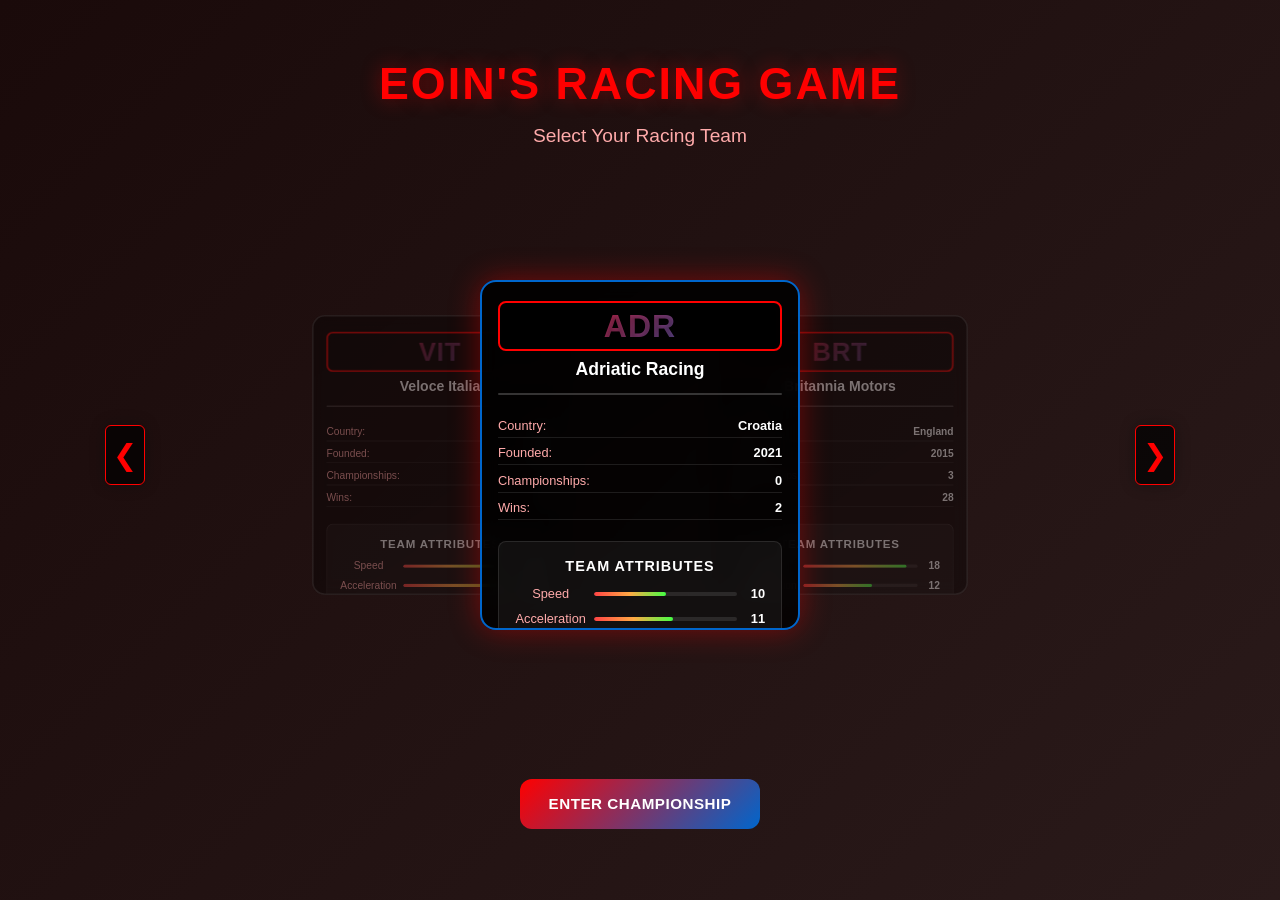
<file: Racing Game.html>
<!DOCTYPE html>
<html lang="en">
  <head>
    <meta charset="UTF-8" />
    <meta name="viewport" content="width=device-width, initial-scale=1.0" />
    <title>Racing Game</title>
    <style>
      * {
        margin: 0;
        padding: 0;
        box-sizing: border-box;
      }

      body {
        font-family: "Segoe UI", "Roboto", "Helvetica Neue", sans-serif;
        background: linear-gradient(
          135deg,
          var(--bg-primary, #0f0f23),
          var(--bg-secondary, #1a1a3a)
        );
        color: white;
        overflow: hidden;
      }

      :root {
        /* Default theme*/
        --primary-color: #1e41ff;
        --accent-color: #ff1801;
        --bg-primary: #0a0e2e;
        --bg-secondary: #1a1d3a;
        --text-primary: #ffffff;
        --text-secondary: #b8c5ff;
        --border-glow: rgba(30, 65, 255, 0.4);
      }

      .game-container {
        display: flex;
        flex-direction: column;
        align-items: center;
        justify-content: center;
        min-height: 100vh;
        position: relative;
      }

      #gameCanvas {
        border: 3px solid var(--primary-color);
        border-radius: 12px;
        box-shadow: 0 0 30px var(--border-glow);
        background: linear-gradient(45deg, #1a1a1a, #0d0d0d);
      }

      /* Team Selection Screen */
      .team-selection-screen {
        position: absolute;
        top: 0;
        left: 0;
        width: 100%;
        height: 100%;
        background: linear-gradient(
          135deg,
          var(--bg-primary),
          var(--bg-secondary)
        );
        display: flex;
        flex-direction: column;
        align-items: center;
        justify-content: center;
        z-index: 100;
      }

      .team-selection-title {
        font-size: 3.5rem;
        font-weight: 700;
        color: var(--primary-color);
        text-shadow: 0 0 20px var(--border-glow);
        margin-bottom: 1rem;
        letter-spacing: 2px;
      }

      .team-selection-subtitle {
        font-size: 1.4rem;
        color: var(--text-secondary);
        margin-bottom: 3rem;
        font-weight: 300;
      }

      .teams-grid {
        display: flex;
        align-items: center;
        justify-content: center;
        margin-bottom: 3rem;
        max-width: 1200px;
        width: 100%;
        position: relative;
        perspective: 1000px;
      }

      .team-carousel-container {
        position: relative;
        width: 100%;
        display: flex;
        align-items: center;
        justify-content: center;
      }

      .team-carousel {
        display: flex;
        align-items: center;
        justify-content: center;
        position: relative;
        width: 100%;
        height: 520px;
        max-width: 80%;
      }

      .team-card {
        background: linear-gradient(
          145deg,
          rgba(255, 255, 255, 0.05),
          rgba(255, 255, 255, 0.02)
        );
        border: 2px solid rgba(255, 255, 255, 0.1);
        border-radius: 16px;
        padding: 1.2rem 1rem;
        cursor: pointer;
        transition: all 0.5s cubic-bezier(0.4, 0, 0.2, 1);

        -webkit-backdrop-filter: blur(10px);
        backdrop-filter: blur(10px);
        width: 350px;
        height: 480px;
        text-align: center;
        position: absolute;
        overflow: hidden;
        transform-style: preserve-3d;
        display: flex;
        flex-direction: column;
        justify-content: space-between;
      }

      .team-card.active {
        transform: translateX(0) scale(1);
        opacity: 1;
        z-index: 3;
        border-color: var(--primary-color);
        box-shadow: 0 12px 40px rgba(0, 0, 0, 0.3),
          0 0 0 2px var(--primary-color);
      }

      .team-card.prev {
        transform: translateX(-200px) scale(0.8);
        opacity: 0.4;
        z-index: 1;
      }

      .team-card.next {
        transform: translateX(200px) scale(0.8);
        opacity: 0.4;
        z-index: 1;
      }

      .team-card.hidden {
        transform: translateX(0) scale(0.5);
        opacity: 0;
        z-index: 0;
        pointer-events: none;
      }

      .team-card::before {
        content: "";
        position: absolute;
        top: 0;
        left: 0;
        right: 0;
        height: 4px;
        background: linear-gradient(
          90deg,
          var(--primary-color),
          var(--accent-color)
        );
        opacity: 0;
        transition: opacity 0.3s;
      }

      .team-card:hover {
        transform: translateY(-8px);
        border-color: var(--primary-color);
        box-shadow: 0 12px 40px rgba(0, 0, 0, 0.3),
          0 0 0 1px var(--primary-color);
      }

      .team-card:hover::before {
        opacity: 1;
      }

      .team-card.selected {
        border-color: var(--primary-color);
        background: linear-gradient(
          145deg,
          var(--border-glow),
          rgba(255, 255, 255, 0.05)
        );
        transform: translateY(-4px);
        box-shadow: 0 8px 32px rgba(0, 0, 0, 0.3);
      }

      .team-card.selected::before {
        opacity: 1;
      }

      .team-logo {
        font-size: 2rem;
        font-weight: 900;
        font-family: "Arial Black", "Impact", sans-serif;
        margin-bottom: 0.5rem;
        background: linear-gradient(
          135deg,
          var(--primary-color),
          var(--accent-color)
        );
        -webkit-background-clip: text;
        -webkit-text-fill-color: transparent;
        background-clip: text;
        color: transparent;
        text-shadow: 0 2px 4px rgba(0, 0, 0, 0.3);
        letter-spacing: 1px;
        border: 2px solid var(--primary-color);
        border-radius: 8px;
        padding: 0.5rem;
        background-color: rgba(255, 255, 255, 0.05);
        -webkit-backdrop-filter: blur(5px);
        backdrop-filter: blur(5px);
        position: relative;
        height: 50px;
        display: flex;
        align-items: center;
        justify-content: center;
      }

      .car-livery {
        width: 100%;
        height: 60px;
        background: linear-gradient(
          135deg,
          var(--primary-color),
          var(--accent-color)
        );
        border-radius: 8px;
        margin: 0.5rem 0;
        position: relative;
        overflow: hidden;
        border: 1px solid rgba(255, 255, 255, 0.2);
      }

      .car-livery::before {
        content: "";
        position: absolute;
        top: 20%;
        left: 10%;
        right: 10%;
        bottom: 20%;
        background: linear-gradient(
          90deg,
          rgba(255, 255, 255, 0.1) 0%,
          rgba(255, 255, 255, 0.3) 20%,
          rgba(255, 255, 255, 0.1) 40%,
          rgba(255, 255, 255, 0.3) 60%,
          rgba(255, 255, 255, 0.1) 100%
        );
        border-radius: 4px;
        animation: carShine 2s ease-in-out infinite;
      }

      @keyframes carShine {
        0%,
        100% {
          opacity: 0.7;
        }

        50% {
          opacity: 1;
        }
      }

      .team-facts {
        text-align: left;
        font-size: 0.8rem;
        line-height: 1.3;
        margin-top: 0.5rem;
        flex-grow: 1;
      }

      .team-facts .fact-row {
        display: flex;
        justify-content: space-between;
        margin: 0.3rem 0;
        padding: 0.15rem 0;
        border-bottom: 1px solid rgba(255, 255, 255, 0.1);
      }

      .team-facts .fact-label {
        color: var(--text-secondary);
        font-weight: 500;
      }

      .team-facts .fact-value {
        color: var(--text-primary);
        font-weight: 600;
      }

      .team-attributes {
        margin-top: 1rem;
        padding: 1rem;
        background: rgba(255, 255, 255, 0.05);
        border-radius: 8px;
        border: 1px solid rgba(255, 255, 255, 0.1);
      }

      .attributes-title {
        font-size: 0.9rem;
        font-weight: 600;
        color: var(--text-primary);
        margin-bottom: 0.8rem;
        text-align: center;
        text-transform: uppercase;
        letter-spacing: 1px;
      }

      .attribute-row {
        display: flex;
        justify-content: space-between;
        align-items: center;
        margin-bottom: 0.6rem;
        font-size: 0.8rem;
      }

      .attribute-name {
        color: var(--text-secondary);
        font-weight: 400;
        flex: 1;
      }

      .attribute-bar {
        flex: 2;
        height: 4px;
        background: rgba(255, 255, 255, 0.1);
        border-radius: 2px;
        margin: 0 0.5rem;
        overflow: hidden;
      }

      .attribute-fill {
        height: 100%;
        background: linear-gradient(90deg, #ff4444, #ffaa44, #44ff44);
        border-radius: 2px;
        transition: width 0.3s ease;
      }

      .attribute-value {
        color: var(--text-primary);
        font-weight: 600;
        min-width: 20px;
        text-align: right;
      }

      .carousel-nav {
        position: relative;
        background: rgba(0, 0, 0, 0.7);
        border: 1px solid var(--primary-color);
        color: var(--primary-color);
        cursor: pointer;
        transition: all 0.3s;
        z-index: 50;
        font-size: 1.8rem;
        width: 40px;
        height: 60px;
        display: flex;
        align-items: center;
        justify-content: center;
        border-radius: 6px;
        box-shadow: 0 0 15px rgba(0, 0, 0, 0.3);
        margin: 0 20px;
      }

      .carousel-nav:hover {
        background: var(--primary-color);
        color: var(--bg-primary);
        transform: scale(1.1);
      }

      .carousel-nav.prev {
        border-top-left-radius: 6px;
        border-bottom-left-radius: 6px;
      }

      .carousel-nav.next {
        border-top-right-radius: 6px;
        border-bottom-right-radius: 6px;
      }

      .team-name {
        font-size: 1.1rem;
        font-weight: 600;
        margin-bottom: 0.3rem;
        color: var(--text-primary);
      }

      .team-description {
        font-size: 0.9rem;
        color: var(--text-secondary);
        font-weight: 300;
        line-height: 1.4;
      }

      .professional-btn {
        background: linear-gradient(
          135deg,
          var(--primary-color),
          var(--accent-color)
        );
        color: white;
        border: none;
        padding: 1rem 2.5rem;
        font-size: 1.1rem;
        font-weight: 600;
        border-radius: 12px;
        cursor: pointer;
        transition: all 0.3s cubic-bezier(0.4, 0, 0.2, 1);
        letter-spacing: 0.5px;
        text-transform: uppercase;
        position: relative;
        overflow: hidden;
        margin: 1rem auto;
        display: block;
        text-align: center;
        line-height: 1.2;
        min-width: 200px;
        min-height: 50px;
        flex-shrink: 0;
        white-space: nowrap;
      }

      .professional-btn::before {
        content: "";
        position: absolute;
        top: 0;
        left: -100%;
        width: 100%;
        height: 100%;
        background: linear-gradient(
          90deg,
          transparent,
          rgba(255, 255, 255, 0.2),
          transparent
        );
        transition: left 0.5s;
      }

      .professional-btn:hover {
        transform: translateY(-2px);
        box-shadow: 0 8px 25px rgba(0, 0, 0, 0.3);
      }

      .professional-btn:hover::before {
        left: 100%;
      }

      .professional-btn:disabled {
        opacity: 0.6;
        cursor: not-allowed;
        transform: none;
      }

      .ui-overlay,
      .controls-info,
      .position-display {
        display: none;
      }

      .game-running .ui-overlay,
      .game-running .controls-info,
      .game-running .position-display {
        display: block;
      }

      /* Leaderboard is handled separately in JS */

      .ui-overlay {
        position: absolute;
        top: 20px;
        left: 20px;
        background: linear-gradient(
          145deg,
          rgba(0, 0, 0, 0.9),
          rgba(0, 0, 0, 0.8)
        );
        padding: 1.5rem;
        border-radius: 8px;
        border-left: 4px solid var(--primary-color);
        border-top: 1px solid rgba(255, 255, 255, 0.2);
        font-size: 1rem;
        z-index: 10;
        -webkit-backdrop-filter: blur(10px);
        backdrop-filter: blur(10px);
        box-shadow: 0 8px 32px rgba(0, 0, 0, 0.5);
        font-family: "Arial", "Helvetica", sans-serif;
        font-weight: 500;
      }

      .ui-item {
        margin-bottom: 0.8rem;
        display: flex;
        justify-content: space-between;
        min-width: 180px;
        align-items: center;
        padding: 0.2rem 0;
        border-bottom: 1px solid rgba(255, 255, 255, 0.1);
      }

      .ui-item:last-child {
        border-bottom: none;
      }

      .ui-item span:first-child {
        color: var(--text-secondary);
        font-weight: 400;
        text-transform: uppercase;
        font-size: 0.85rem;
        letter-spacing: 0.5px;
      }

      .ui-item span:last-child {
        color: var(--text-primary);
        font-weight: 700;
        font-size: 0.95rem;
      }

      .controls-info {
        position: absolute;
        top: 20px;
        right: 20px;
        background: linear-gradient(
          145deg,
          rgba(0, 0, 0, 0.9),
          rgba(0, 0, 0, 0.8)
        );
        padding: 1.5rem;
        border-radius: 8px;
        border-right: 4px solid var(--accent-color);
        border-top: 1px solid rgba(255, 255, 255, 0.2);
        font-size: 0.9rem;
        z-index: 10;
        -webkit-backdrop-filter: blur(10px);
        backdrop-filter: blur(10px);
        box-shadow: 0 8px 32px rgba(0, 0, 0, 0.5);
        font-family: "Arial", "Helvetica", sans-serif;
        font-weight: 500;
      }

      .start-screen {
        position: absolute;
        top: 0;
        left: 0;
        width: 100%;
        height: 100%;
        background: linear-gradient(
          135deg,
          var(--bg-primary),
          var(--bg-secondary)
        );
        display: flex;
        flex-direction: column;
        align-items: center;
        justify-content: flex-start;
        z-index: 100;
        padding: 1rem 2rem;
        box-sizing: border-box;
        overflow-y: auto;
      }

      .title {
        font-size: 3.5rem;
        font-weight: 700;
        color: var(--primary-color);
        text-shadow: 0 0 20px var(--border-glow);
        margin-bottom: 1rem;
        letter-spacing: 2px;
      }

      .start-instructions {
        background: linear-gradient(
          145deg,
          rgba(255, 255, 255, 0.05),
          rgba(255, 255, 255, 0.02)
        );
        border: 2px solid rgba(255, 255, 255, 0.1);
        border-radius: 16px;
        padding: 2rem;
        margin-top: 2rem;
        -webkit-backdrop-filter: blur(10px);
        backdrop-filter: blur(10px);
        text-align: center;
      }

      .start-instructions h3 {
        color: var(--primary-color);
        margin-bottom: 1rem;
        font-size: 1.3rem;
      }

      .start-instructions p {
        margin: 0.5rem 0;
        color: var(--text-secondary);
        font-size: 1rem;
      }
      
      /* Difficulty selector styles */
      .difficulty-selector {
        background: linear-gradient(
          145deg,
          rgba(255, 255, 255, 0.05),
          rgba(255, 255, 255, 0.02)
        );
        border: 2px solid rgba(255, 255, 255, 0.1);
        border-radius: 16px;
        padding: 1.5rem;
        margin-top: 1.5rem;
        -webkit-backdrop-filter: blur(10px);
        backdrop-filter: blur(10px);
        text-align: center;
        width: 90%;
        max-width: 500px;
      }
      
      .difficulty-selector h3 {
        color: var(--primary-color);
        margin-bottom: 1rem;
        font-size: 1.3rem;
      }
      
      .difficulty-buttons {
        display: flex;
        justify-content: space-between;
        margin-bottom: 1rem;
      }
      
      .difficulty-btn {
        flex: 1;
        padding: 0.6rem 0.5rem;
        margin: 0 0.5rem;
        background-color: rgba(255, 255, 255, 0.1);
        color: var(--text-primary);
        border: 1px solid rgba(255, 255, 255, 0.2);
        border-radius: 8px;
        cursor: pointer;
        transition: all 0.2s ease;
        font-weight: bold;
      }
      
      .difficulty-btn:hover {
        background-color: rgba(255, 255, 255, 0.15);
        border-color: var(--primary-color);
      }
      
      .difficulty-btn.active {
        background-color: var(--primary-color);
        border-color: var(--primary-color);
        box-shadow: 0 0 15px var(--border-glow);
      }
      
      .difficulty-description {
        color: var(--text-secondary);
        font-size: 0.9rem;
        margin-top: 0.5rem;
        min-height: 40px;
      }

      /* Weather selector styles - matches difficulty selector */
      .weather-selector {
        background: linear-gradient(
          145deg,
          rgba(255, 255, 255, 0.05),
          rgba(255, 255, 255, 0.02)
        );
        border: 2px solid rgba(255, 255, 255, 0.1);
        border-radius: 16px;
        padding: 1.5rem;
        margin-top: 1.5rem;
        -webkit-backdrop-filter: blur(10px);
        backdrop-filter: blur(10px);
        text-align: center;
        width: 90%;
        max-width: 500px;
      }

      .weather-selector h3 {
        color: var(--primary-color);
        margin-bottom: 1rem;
        font-size: 1.3rem;
      }

      .weather-buttons {
        display: flex;
        justify-content: space-between;
        margin-bottom: 1rem;
      }

      .weather-btn {
        flex: 1;
        padding: 0.6rem 0.5rem;
        margin: 0 0.5rem;
        background-color: rgba(255, 255, 255, 0.1);
        color: var(--text-primary);
        border: 1px solid rgba(255, 255, 255, 0.2);
        border-radius: 8px;
        cursor: pointer;
        transition: all 0.2s ease;
        font-weight: bold;
      }

      .weather-btn:hover {
        background-color: rgba(255, 255, 255, 0.15);
        border-color: var(--primary-color);
      }

      .weather-btn.active {
        background-color: var(--primary-color);
        border-color: var(--primary-color);
        box-shadow: 0 0 15px var(--border-glow);
      }

      /* Time Trial Mode Styles */
      .mode-selector {
        margin: 1rem 0 1.5rem 0;
        display: flex;
        justify-content: center;
        align-items: center;
      }

      .mode-buttons {
        display: flex;
        justify-content: center;
        gap: 1rem;
      }

      .mode-btn {
        padding: 0.75rem 1.5rem;
        font-size: 1rem;
        font-weight: bold;
        background-color: rgba(255, 255, 255, 0.1);
        color: var(--text-primary);
        border: 2px solid rgba(255, 255, 255, 0.3);
        border-radius: 8px;
        cursor: pointer;
        transition: all 0.3s ease;
        text-transform: uppercase;
        letter-spacing: 1px;
      }

      .mode-btn:hover {
        background-color: rgba(255, 255, 255, 0.15);
        border-color: var(--accent-color);
        transform: translateY(-2px);
      }

      .mode-btn.active {
        background-color: var(--primary-color);
        border-color: var(--primary-color);
        box-shadow: 0 0 20px var(--border-glow);
        color: white;
      }

      .time-trial-section {
        margin: 1rem 0;
        padding: 1rem;
        background-color: rgba(0, 0, 0, 0.3);
        border-radius: 8px;
        border: 1px solid rgba(255, 255, 255, 0.1);
      }

      .time-trial-section h3 {
        margin: 0 0 1rem 0;
        color: var(--accent-color);
        font-size: 1.1rem;
      }

      .time-trial-buttons {
        display: flex;
        gap: 0.5rem;
        margin-bottom: 1rem;
        justify-content: center;
        flex-wrap: wrap;
      }

      .time-trial-btn {
        padding: 0.5rem 1rem;
        font-size: 0.9rem;
        background-color: rgba(255, 255, 255, 0.1);
        color: var(--text-primary);
        border: 1px solid rgba(255, 255, 255, 0.2);
        border-radius: 6px;
        cursor: pointer;
        transition: all 0.2s ease;
      }

      .time-trial-btn:hover {
        background-color: var(--accent-color);
        border-color: var(--accent-color);
      }

      .ghost-list {
        max-height: 150px;
        overflow-y: auto;
        border: 1px solid rgba(255, 255, 255, 0.1);
        border-radius: 6px;
        background-color: rgba(0, 0, 0, 0.2);
      }

      .ghost-entry {
        display: flex;
        justify-content: space-between;
        align-items: center;
        padding: 0.5rem;
        border-bottom: 1px solid rgba(255, 255, 255, 0.05);
        font-size: 0.9rem;
      }

      .ghost-entry:last-child {
        border-bottom: none;
      }

      .ghost-entry span:first-child {
        font-weight: bold;
        color: var(--primary-color);
      }

      .ghost-entry span:nth-child(2) {
        color: var(--accent-color);
        font-family: 'Courier New', monospace;
      }

      .ghost-entry button {
        padding: 0.25rem 0.5rem;
        font-size: 0.8rem;
        background-color: rgba(255, 0, 0, 0.6);
        color: white;
        border: none;
        border-radius: 4px;
        cursor: pointer;
        transition: background-color 0.2s ease;
      }

      .ghost-entry button:hover {
        background-color: rgba(255, 0, 0, 0.8);
      }

      /* Responsive layout improvements for start screen */
      @media (max-height: 900px) {
        .start-screen {
          padding: 0.5rem 1.5rem;
        }
        
        .start-screen h1.title {
          font-size: 2.4rem;
          margin-bottom: 0.3rem;
        }
        
        .start-screen > p {
          margin-bottom: 0.8rem !important;
          font-size: 1.2rem;
        }
        
        .mode-selector {
          margin: 0.8rem 0 1rem 0;
        }
        
        .start-instructions,
        .difficulty-selector,
        .weather-selector,
        .time-trial-section {
          margin: 0.8rem 0;
          padding: 0.8rem;
        }
        
        .professional-btn {
          margin: 1rem auto 0.8rem auto;
          padding: 0.7rem 1.8rem;
          font-size: 0.95rem;
        }
        
        .time-trial-instructions {
          padding: 0.8rem;
          margin: 0.8rem 0;
        }
        
        .time-trial-instructions ul {
          padding-left: 1.5rem;
          margin: 0.5rem 0;
          list-style-position: inside;
        }
        
        .time-trial-instructions li {
          margin-bottom: 0.3rem;
        }
      }

      @media (max-height: 800px) {
        .start-screen h1.title {
          font-size: 2.2rem;
        }
        
        .start-screen > p {
          font-size: 1.1rem;
        }
        
        .start-instructions h3,
        .difficulty-selector h3,
        .weather-selector h3,
        .time-trial-section h3 {
          font-size: 1rem;
          margin-bottom: 0.6rem;
        }
        
        .start-instructions p {
          font-size: 0.9rem;
          margin: 0.3rem 0;
        }
        
        .time-trial-instructions {
          font-size: 0.85rem;
        }
      }

      /* Ensure ghost list doesn't get too tall */
      .ghost-list {
        max-height: 120px;
      }

      /* Weather Description Styles */
      .weather-description {
        color: var(--text-secondary);
        font-size: 0.9rem;
        margin-top: 0.5rem;
        min-height: 40px;
      }

      .race-complete {
        position: absolute;
        top: 50%;
        left: 50%;
        transform: translate(-50%, -50%);
        background: linear-gradient(
          145deg,
          rgba(0, 0, 0, 0.95),
          rgba(0, 0, 0, 0.9)
        );
        padding: 2.5rem;
        border-radius: 20px;
        border: 3px solid var(--primary-color);
        text-align: center;
        z-index: 100;
        display: none;
        -webkit-backdrop-filter: blur(15px);
        backdrop-filter: blur(15px);
        box-shadow: 0 16px 64px rgba(0, 0, 0, 0.5);
        width: 450px;
        max-width: 90vw;
      }

      .position-display {
        position: absolute;
        top: 180px;
        right: 20px;
        background: linear-gradient(
          145deg,
          rgba(0, 0, 0, 0.9),
          rgba(0, 0, 0, 0.8)
        );
        padding: 1rem;
        border-radius: 8px;
        border-right: 4px solid var(--primary-color);
        border-top: 1px solid rgba(255, 255, 255, 0.2);
        z-index: 10;
        -webkit-backdrop-filter: blur(10px);
        backdrop-filter: blur(10px);
        box-shadow: 0 8px 32px rgba(0, 0, 0, 0.5);
        font-family: "Arial", "Helvetica", sans-serif;
        font-weight: 500;
        width: 220px;
        overflow: visible;
      }

      .position-item {
        margin: 0.6rem 0;
        font-size: 0.9rem;
        display: flex;
        align-items: center;
        padding: 0.3rem 0;
        border-bottom: 1px solid rgba(255, 255, 255, 0.1);
        height: 30px; /* Fixed height to prevent vertical growth */
        overflow: hidden;
        white-space: nowrap;
      }

      .position-item span {
        white-space: nowrap;
      }

      .position-item:last-child {
        border-bottom: none;
      }

      .player-pos {
        color: var(--primary-color);
        font-weight: 600;
      }

      .leaderboard {
        position: absolute;
        top: 50%;
        left: 50%;
        transform: translate(-50%, -50%);
        background: linear-gradient(
          145deg,
          rgba(0, 0, 0, 0.95),
          rgba(0, 0, 0, 0.9)
        );
        padding: 1.5rem;
        border-radius: 12px;
        border: 3px solid var(--accent-color);
        z-index: 100;
        width: 300px;
        -webkit-backdrop-filter: blur(10px);
        backdrop-filter: blur(10px);
        box-shadow: 0 8px 32px rgba(0, 0, 0, 0.5);
        font-family: "Arial", "Helvetica", sans-serif;
        font-weight: 500;
        display: none; /* Initially hidden, will be shown at end of race */
      }

      .leaderboard h3 {
        margin-bottom: 1rem;
        color: var(--primary-color);
        text-align: center;
        font-size: 1.2rem;
        font-weight: 600;
      }

      .leaderboard-entry {
        margin: 0.6rem 0;
        font-size: 0.85rem;
        display: flex;
        justify-content: space-between;
        padding: 0.5rem;
        border-radius: 8px;
        transition: background 0.2s;
        width: 100%;
        overflow: hidden;
        white-space: nowrap;
        height: 35px; /* Fixed height to prevent vertical growth */
      }

      .leaderboard-entry span:first-child {
        overflow: hidden;
        text-overflow: ellipsis;
        margin-right: 8px;
        flex: 1;
        max-width: 60%;
        white-space: nowrap;
      }

      .leaderboard-entry span:last-child {
        flex: 0 0 auto;
        white-space: nowrap;
      }

      .leaderboard-entry:hover {
        background: rgba(255, 255, 255, 0.05);
      }

      .current-record {
        background: var(--border-glow);
        border: 1px solid var(--primary-color);
        animation: glow 2s ease-in-out infinite alternate;
      }

      @keyframes glow {
        from {
          box-shadow: 0 0 5px var(--border-glow);
        }

        to {
          box-shadow: 0 0 15px var(--border-glow);
        }
      }

      .name-input-modal {
        position: absolute;
        top: 50%;
        left: 50%;
        transform: translate(-50%, -50%);
        background: linear-gradient(
          145deg,
          rgba(0, 0, 0, 0.95),
          rgba(0, 0, 0, 0.9)
        );
        padding: 2.5rem;
        border-radius: 20px;
        border: 3px solid var(--primary-color);
        text-align: center;
        z-index: 200;
        display: none;
        -webkit-backdrop-filter: blur(10px);
        backdrop-filter: blur(15px);
        box-shadow: 0 16px 64px rgba(0, 0, 0, 0.5);
      }

      .name-input {
        background: linear-gradient(
          145deg,
          rgba(255, 255, 255, 0.1),
          rgba(255, 255, 255, 0.05)
        );
        border: 2px solid var(--primary-color);
        color: var(--text-primary);
        padding: 1rem;
        margin: 1rem;
        border-radius: 12px;
        font-size: 1.1rem;
        text-align: center;
        -webkit-backdrop-filter: blur(10px);
        backdrop-filter: blur(10px);
        transition: all 0.3s;
      }

      .name-input:focus {
        outline: none;
        box-shadow: 0 0 20px var(--border-glow);
        border-color: var(--accent-color);
      }

      /* Professional Broadcast-Style Bottom Bar */
      .broadcast-bar {
        position: absolute;
        bottom: 0;
        left: 0;
        right: 0;
        height: 60px;
        background: linear-gradient(
          90deg,
          rgba(0, 0, 0, 0.95),
          rgba(0, 0, 0, 0.9),
          rgba(0, 0, 0, 0.95)
        );
        -webkit-backdrop-filter: blur(10px);
        backdrop-filter: blur(15px);
        border-top: 3px solid var(--primary-color);
        display: none;
        align-items: center;
        justify-content: space-between;
        padding: 0 2rem;
        z-index: 15;
        font-family: "Arial", "Helvetica", sans-serif;
        box-shadow: 0 -4px 20px rgba(0, 0, 0, 0.6);
      }

      .broadcast-section {
        display: flex;
        align-items: center;
        gap: 0.8rem;
        min-width: 120px;
      }

      .broadcast-label {
        color: var(--text-secondary);
        font-size: 0.7rem;
        font-weight: 600;
        text-transform: uppercase;
        letter-spacing: 1px;
        background: rgba(255, 255, 255, 0.1);
        padding: 0.2rem 0.6rem;
        border-radius: 4px;
        border: 1px solid rgba(255, 255, 255, 0.2);
      }

      .broadcast-value {
        color: var(--text-primary);
        font-size: 1.1rem;
        font-weight: 700;
        text-shadow: 0 1px 2px rgba(0, 0, 0, 0.5);
      }

      .broadcast-dot {
        width: 8px;
        height: 8px;
        background: #ff0000;
        border-radius: 50%;
        animation: livePulse 1.5s ease-in-out infinite;
      }

      @keyframes livePulse {
        0%,
        100% {
          opacity: 1;
          transform: scale(1);
        }

        50% {
          opacity: 0.6;
          transform: scale(1.2);
        }
      }

      /* Responsive Design and Layout Improvements */
      @media (max-width: 1600px) {
        .game-container {
          padding: 10px;
        }

        #gameCanvas {
          max-width: 90vw;
          max-height: 60vh;
          width: 1400px;
          height: 900px;
        }

        .ui-overlay {
          top: 10px;
          left: 10px;
          font-size: 0.9rem;
          padding: 1rem;
        }

        .controls-info {
          top: 10px;
          right: 10px;
          font-size: 0.8rem;
          padding: 1rem;
        }

        .position-display {
          top: 120px;
          right: 10px;
          width: 200px;
        }

        .leaderboard {
          width: 350px;
        }
      }

      @media (max-width: 1400px) {
        #gameCanvas {
          width: 1200px;
          height: 775px;
          max-width: 85vw;
          max-height: 55vh;
        }

        .title,
        .team-selection-title {
          font-size: 2.8rem;
        }

        .team-selection-subtitle {
          font-size: 1.2rem;
        }

        .team-card {
          width: 320px;
          height: 350px;
        }

        .carousel-nav {
          margin: 0 15px;
        }
      }

      @media (max-width: 1200px) {
        .game-container {
          min-height: 100vh;
          padding: 5px;
        }

        #gameCanvas {
          width: 1000px;
          height: 625px;
          max-width: 90vw;
          max-height: 50vh;
        }

        .team-card {
          width: 280px;
          height: 320px;
          padding: 1.5rem 1rem;
        }

        .team-card.prev,
        .team-card.next {
          transform: translateX(-150px) scale(0.75);
        }

        .team-card.next {
          transform: translateX(150px) scale(0.75);
        }

        .carousel-nav {
          margin: 0 10px;
        }

        .ui-overlay,
        .controls-info,
        .position-display,
        .leaderboard {
          font-size: 0.8rem;
          padding: 0.8rem;
        }

        .broadcast-bar {
          height: 50px;
          padding: 0 1rem;
        }

        .broadcast-value {
          font-size: 1rem;
        }
      }

      /* Text contrast and readability optimizations */
      .ui-item span:first-child {
        color: var(--text-secondary);
        text-shadow: 1px 1px 2px rgba(0, 0, 0, 0.8);
      }

      .ui-item span:last-child {
        color: var(--text-primary);
        text-shadow: 1px 1px 2px rgba(0, 0, 0, 0.8);
      }

      .team-facts .fact-label {
        color: var(--text-secondary);
        text-shadow: 1px 1px 2px rgba(0, 0, 0, 0.8);
      }

      .team-facts .fact-value {
        color: var(--text-primary);
        text-shadow: 1px 1px 2px rgba(0, 0, 0, 0.8);
      }

      .team-name {
        text-shadow: 1px 1px 3px rgba(0, 0, 0, 0.9);
      }

      .broadcast-label {
        background: rgba(0, 0, 0, 0.8);
        color: var(--text-primary);
        text-shadow: 1px 1px 2px rgba(0, 0, 0, 0.9);
      }

      .broadcast-value {
        text-shadow: 2px 2px 4px rgba(0, 0, 0, 0.9);
      }

      /* Better panel backgrounds for readability */
      .ui-overlay,
      .controls-info,
      .position-display,
      .leaderboard {
        background: linear-gradient(
          145deg,
          rgba(0, 0, 0, 0.95),
          rgba(0, 0, 0, 0.9)
        );
        border: 1px solid rgba(255, 255, 255, 0.3);
      }

      .team-card {
        background: linear-gradient(
          145deg,
          rgba(0, 0, 0, 0.85),
          rgba(0, 0, 0, 0.75)
        );
        border: 2px solid rgba(255, 255, 255, 0.2);
      }

      .team-card.active {
        background: linear-gradient(
          145deg,
          rgba(0, 0, 0, 0.9),
          rgba(0, 0, 0, 0.8)
        );
        border: 2px solid var(--primary-color);
      }

      /* Prevent horizontal overflow */
      body {
        overflow-x: hidden;
        max-width: 100vw;
      }

      .game-container {
        max-width: 100vw;
        overflow-x: hidden;
      }

      /* Better spacing for UI elements */
      .ui-overlay {
        min-width: 200px;
        max-width: 250px;
      }

      .controls-info {
        min-width: 180px;
        max-width: 220px;
      }
    </style>
  </head>

  <body>
    <div class="game-container">
      <!-- Team Selection Screen -->
      <div class="team-selection-screen" id="teamSelectionScreen">
        <h1 class="team-selection-title">EOIN'S RACING GAME</h1>
        <p class="team-selection-subtitle">Select Your Racing Team</p>

        <div class="teams-grid">
          <div class="team-carousel-container">
            <button
              class="carousel-nav prev"
              type="button"
              onclick="previousTeam()"
              onkeydown="if(event.key==='Enter'||event.key===' '){previousTeam();event.preventDefault();}"
              aria-label="Previous Team"
            >
              &#10094;
            </button>

            <div class="team-carousel">
              <!-- Croatian Team - 1 -->
              <div class="team-card active" data-team="adriatic_racing">
                <div class="team-logo">ADR</div>
                <div class="team-name">Adriatic Racing</div>
                <div class="car-livery"></div>
                <div class="team-facts">
                  <div class="fact-row">
                    <span class="fact-label">Country:</span>
                    <span class="fact-value">Croatia</span>
                  </div>
                  <div class="fact-row">
                    <span class="fact-label">Founded:</span>
                    <span class="fact-value">2021</span>
                  </div>
                  <div class="fact-row">
                    <span class="fact-label">Championships:</span>
                    <span class="fact-value">0</span>
                  </div>
                  <div class="fact-row">
                    <span class="fact-label">Wins:</span>
                    <span class="fact-value">2</span>
                  </div>
                </div>
              </div>

              <!-- English Team - 2 -->
              <div class="team-card hidden" data-team="britannia_motors">
                <div class="team-logo">BRT</div>
                <div class="team-name">Britannia Motors</div>
                <div class="car-livery"></div>
                <div class="team-facts">
                  <div class="fact-row">
                    <span class="fact-label">Country:</span>
                    <span class="fact-value">England</span>
                  </div>
                  <div class="fact-row">
                    <span class="fact-label">Founded:</span>
                    <span class="fact-value">2015</span>
                  </div>
                  <div class="fact-row">
                    <span class="fact-label">Championships:</span>
                    <span class="fact-value">3</span>
                  </div>
                  <div class="fact-row">
                    <span class="fact-label">Wins:</span>
                    <span class="fact-value">28</span>
                  </div>
                </div>
              </div>

              <!-- Chinese Team - 3 -->
              <div class="team-card hidden" data-team="celestial_motors">
                <div class="team-logo">CEM</div>
                <div class="team-name">Celestial Motors</div>
                <div class="car-livery"></div>
                <div class="team-facts">
                  <div class="fact-row">
                    <span class="fact-label">Country:</span>
                    <span class="fact-value">China</span>
                  </div>
                  <div class="fact-row">
                    <span class="fact-label">Founded:</span>
                    <span class="fact-value">2018</span>
                  </div>
                  <div class="fact-row">
                    <span class="fact-label">Championships:</span>
                    <span class="fact-value">0</span>
                  </div>
                  <div class="fact-row">
                    <span class="fact-label">Wins:</span>
                    <span class="fact-value">4</span>
                  </div>
                </div>
              </div>

              <!-- Welsh Team - 4 -->
              <div class="team-card hidden" data-team="dragon_force">
                <div class="team-logo">DFM</div>
                <div class="team-name">Dragon Force Motorsport</div>
                <div class="car-livery"></div>
                <div class="team-facts">
                  <div class="fact-row">
                    <span class="fact-label">Country:</span>
                    <span class="fact-value">Wales</span>
                  </div>
                  <div class="fact-row">
                    <span class="fact-label">Founded:</span>
                    <span class="fact-value">2016</span>
                  </div>
                  <div class="fact-row">
                    <span class="fact-label">Championships:</span>
                    <span class="fact-value">1</span>
                  </div>
                  <div class="fact-row">
                    <span class="fact-label">Wins:</span>
                    <span class="fact-value">8</span>
                  </div>
                </div>
              </div>

              <!-- Irish Team - 5 -->
              <div class="team-card hidden" data-team="emerald_isle">
                <div class="team-logo">EIR</div>
                <div class="team-name">Emerald Isle Racing</div>
                <div class="car-livery"></div>
                <div class="team-facts">
                  <div class="fact-row">
                    <span class="fact-label">Country:</span>
                    <span class="fact-value">Ireland</span>
                  </div>
                  <div class="fact-row">
                    <span class="fact-label">Founded:</span>
                    <span class="fact-value">2018</span>
                  </div>
                  <div class="fact-row">
                    <span class="fact-label">Championships:</span>
                    <span class="fact-value">2</span>
                  </div>
                  <div class="fact-row">
                    <span class="fact-label">Wins:</span>
                    <span class="fact-value">15</span>
                  </div>
                </div>
              </div>

              <!-- Scottish Team - 6 -->
              <div class="team-card hidden" data-team="highland_racing">
                <div class="team-logo">HRT</div>
                <div class="team-name">Highland Racing Team</div>
                <div class="car-livery"></div>
                <div class="team-facts">
                  <div class="fact-row">
                    <span class="fact-label">Country:</span>
                    <span class="fact-value">Scotland</span>
                  </div>
                  <div class="fact-row">
                    <span class="fact-label">Founded:</span>
                    <span class="fact-value">2020</span>
                  </div>
                  <div class="fact-row">
                    <span class="fact-label">Championships:</span>
                    <span class="fact-value">0</span>
                  </div>
                  <div class="fact-row">
                    <span class="fact-label">Wins:</span>
                    <span class="fact-value">3</span>
                  </div>
                </div>
              </div>

              <!-- Spanish Team - 7 -->
              <div class="team-card hidden" data-team="iberian_speed">
                <div class="team-logo">IBS</div>
                <div class="team-name">Iberian Speed</div>
                <div class="car-livery"></div>
                <div class="team-facts">
                  <div class="fact-row">
                    <span class="fact-label">Country:</span>
                    <span class="fact-value">Spain</span>
                  </div>
                  <div class="fact-row">
                    <span class="fact-label">Founded:</span>
                    <span class="fact-value">2019</span>
                  </div>
                  <div class="fact-row">
                    <span class="fact-label">Championships:</span>
                    <span class="fact-value">0</span>
                  </div>
                  <div class="fact-row">
                    <span class="fact-label">Wins:</span>
                    <span class="fact-value">5</span>
                  </div>
                </div>
              </div>

              <!-- German Team - 8 -->
              <div class="team-card hidden" data-team="kaiser_motorsport">
                <div class="team-logo">KMS</div>
                <div class="team-name">Kaiser Motorsport</div>
                <div class="car-livery"></div>
                <div class="team-facts">
                  <div class="fact-row">
                    <span class="fact-label">Country:</span>
                    <span class="fact-value">Germany</span>
                  </div>
                  <div class="fact-row">
                    <span class="fact-label">Founded:</span>
                    <span class="fact-value">2014</span>
                  </div>
                  <div class="fact-row">
                    <span class="fact-label">Championships:</span>
                    <span class="fact-value">4</span>
                  </div>
                  <div class="fact-row">
                    <span class="fact-label">Wins:</span>
                    <span class="fact-value">35</span>
                  </div>
                </div>
              </div>

              <!-- US Team - 9 -->
              <div class="team-card hidden" data-team="liberty_racing">
                <div class="team-logo">LBR</div>
                <div class="team-name">Liberty Racing</div>
                <div class="car-livery"></div>
                <div class="team-facts">
                  <div class="fact-row">
                    <span class="fact-label">Country:</span>
                    <span class="fact-value">USA</span>
                  </div>
                  <div class="fact-row">
                    <span class="fact-label">Founded:</span>
                    <span class="fact-value">2012</span>
                  </div>
                  <div class="fact-row">
                    <span class="fact-label">Championships:</span>
                    <span class="fact-value">1</span>
                  </div>
                  <div class="fact-row">
                    <span class="fact-label">Wins:</span>
                    <span class="fact-value">9</span>
                  </div>
                </div>
              </div>

              <!-- Indian Team - 10 -->
              <div class="team-card hidden" data-team="maharaja_motors">
                <div class="team-logo">MHJ</div>
                <div class="team-name">Maharaja Motors</div>
                <div class="car-livery"></div>
                <div class="team-facts">
                  <div class="fact-row">
                    <span class="fact-label">Country:</span>
                    <span class="fact-value">India</span>
                  </div>
                  <div class="fact-row">
                    <span class="fact-label">Founded:</span>
                    <span class="fact-value">2020</span>
                  </div>
                  <div class="fact-row">
                    <span class="fact-label">Championships:</span>
                    <span class="fact-value">0</span>
                  </div>
                  <div class="fact-row">
                    <span class="fact-label">Wins:</span>
                    <span class="fact-value">1</span>
                  </div>
                </div>
              </div>

              <!-- Japanese Team - 11 -->
              <div class="team-card hidden" data-team="rising_sun">
                <div class="team-logo">RSM</div>
                <div class="team-name">Rising Sun Motors</div>
                <div class="car-livery"></div>
                <div class="team-facts">
                  <div class="fact-row">
                    <span class="fact-label">Country:</span>
                    <span class="fact-value">Japan</span>
                  </div>
                  <div class="fact-row">
                    <span class="fact-label">Founded:</span>
                    <span class="fact-value">2016</span>
                  </div>
                  <div class="fact-row">
                    <span class="fact-label">Championships:</span>
                    <span class="fact-value">0</span>
                  </div>
                  <div class="fact-row">
                    <span class="fact-label">Wins:</span>
                    <span class="fact-value">6</span>
                  </div>
                </div>
              </div>

              <!-- Brazilian Team - 12 -->
              <div class="team-card hidden" data-team="samba_racing">
                <div class="team-logo">SRT</div>
                <div class="team-name">Samba Racing Team</div>
                <div class="car-livery"></div>
                <div class="team-facts">
                  <div class="fact-row">
                    <span class="fact-label">Country:</span>
                    <span class="fact-value">Brazil</span>
                  </div>
                  <div class="fact-row">
                    <span class="fact-label">Founded:</span>
                    <span class="fact-value">2011</span>
                  </div>
                  <div class="fact-row">
                    <span class="fact-label">Championships:</span>
                    <span class="fact-value">2</span>
                  </div>
                  <div class="fact-row">
                    <span class="fact-label">Wins:</span>
                    <span class="fact-value">22</span>
                  </div>
                </div>
              </div>

              <!-- Romanian Team - 13 -->
              <div class="team-card hidden" data-team="regina_curse">
                <div class="team-logo">RGC</div>
                <div class="team-name">Regina Curse</div>
                <div class="car-livery"></div>
                <div class="team-facts">
                  <div class="fact-row">
                    <span class="fact-label">Country:</span>
                    <span class="fact-value">Romania</span>
                  </div>
                  <div class="fact-row">
                    <span class="fact-label">Founded:</span>
                    <span class="fact-value">2022</span>
                  </div>
                  <div class="fact-row">
                    <span class="fact-label">Championships:</span>
                    <span class="fact-value">0</span>
                  </div>
                  <div class="fact-row">
                    <span class="fact-label">Wins:</span>
                    <span class="fact-value">0</span>
                  </div>
                </div>
              </div>

              <!-- French Team - 14 -->
              <div class="team-card hidden" data-team="tricolore_racing">
                <div class="team-logo">TCR</div>
                <div class="team-name">Tricolore Racing</div>
                <div class="car-livery"></div>
                <div class="team-facts">
                  <div class="fact-row">
                    <span class="fact-label">Country:</span>
                    <span class="fact-value">France</span>
                  </div>
                  <div class="fact-row">
                    <span class="fact-label">Founded:</span>
                    <span class="fact-value">2017</span>
                  </div>
                  <div class="fact-row">
                    <span class="fact-label">Championships:</span>
                    <span class="fact-value">1</span>
                  </div>
                  <div class="fact-row">
                    <span class="fact-label">Wins:</span>
                    <span class="fact-value">12</span>
                  </div>
                </div>
              </div>

              <!-- Venezuelan Team - 15 -->
              <div class="team-card hidden" data-team="velocidad_venezuela">
                <div class="team-logo">VVR</div>
                <div class="team-name">Velocidad Venezuela</div>
                <div class="car-livery"></div>
                <div class="team-facts">
                  <div class="fact-row">
                    <span class="fact-label">Country:</span>
                    <span class="fact-value">Venezuela</span>
                  </div>
                  <div class="fact-row">
                    <span class="fact-label">Founded:</span>
                    <span class="fact-value">2021</span>
                  </div>
                  <div class="fact-row">
                    <span class="fact-label">Championships:</span>
                    <span class="fact-value">0</span>
                  </div>
                  <div class="fact-row">
                    <span class="fact-label">Wins:</span>
                    <span class="fact-value">1</span>
                  </div>
                </div>
              </div>

              <!-- Italian Team - 16 -->
              <div class="team-card hidden" data-team="veloce_italia">
                <div class="team-logo">VIT</div>
                <div class="team-name">Veloce Italia</div>
                <div class="car-livery"></div>
                <div class="team-facts">
                  <div class="fact-row">
                    <span class="fact-label">Country:</span>
                    <span class="fact-value">Italy</span>
                  </div>
                  <div class="fact-row">
                    <span class="fact-label">Founded:</span>
                    <span class="fact-value">2013</span>
                  </div>
                  <div class="fact-row">
                    <span class="fact-label">Championships:</span>
                    <span class="fact-value">2</span>
                  </div>
                  <div class="fact-row">
                    <span class="fact-label">Wins:</span>
                    <span class="fact-value">18</span>
                  </div>
                </div>
              </div>
            </div>

            <button
              class="carousel-nav next"
              type="button"
              onclick="nextTeam()"
              onkeydown="if(event.key==='Enter'||event.key===' '){nextTeam();event.preventDefault();}"
              aria-label="Next Team"
              tabindex="0"
            >
              &#10095;
            </button>
          </div>
        </div>

        <button
          class="professional-btn"
          id="proceedToRaceBtn"
          onclick="proceedToRace()"
          disabled
        >
          Enter Championship
        </button>
      </div>

      <!-- Start/Race Screen -->
      <div class="start-screen" id="startScreen" style="display: none">
        <h1 class="title">EOIN'S RACING GAME</h1>
        
        <!-- Game Mode Selector -->
        <div class="mode-selector">
          <div class="mode-buttons">
            <button class="mode-btn active" onclick="setTimeTrialMode(false)" id="raceModeBtn">Race Mode</button>
            <button class="mode-btn" onclick="setTimeTrialMode(true)" id="timeTrialModeBtn">Time Trial</button>
          </div>
        </div>
        
        <button class="professional-btn" onclick="startRace()">
          START RACE
        </button>

        <!-- Time Trial Controls (hidden by default) -->
        <div id="timeTrialControls" style="display: none;">
          <div class="time-trial-section">
            <h3>Ghost Car Management</h3>
            <div class="time-trial-instructions">
              <p><strong>How Ghost Cars Work:</strong></p>
              <p><strong>Recording:</strong> Your fastest lap will be automatically saved as a ghost</p>
              <p><strong>Import:</strong> Load ghost laps from other players as JSON files</p>
              <p><strong>Export:</strong> Share your best laps with others after completing a run</p>
              <p><strong>Racing:</strong> Ghost cars appear as semi-transparent vehicles on track</p>
            </div>
            <div class="time-trial-buttons">
              <button class="time-trial-btn primary" onclick="importTimeTrialLap()">Import Ghost</button>
              <button class="time-trial-btn danger" onclick="clearAllTimeTrialGhosts()">Clear All</button>
            </div>
            <div id="timeTrialGhostList" class="ghost-list">
              <div class="ghost-list-empty">No ghost cars loaded. Import ghosts or complete a lap to start racing against them!</div>
            </div>
          </div>
        </div>

        <div class="start-instructions" id="raceInstructions">
          <h3>Race Instructions</h3>
          <p><strong>Controls:</strong> WASD or Arrow Keys to drive</p>
          <p><strong>Boost:</strong> SPACE for Nitro</p>
          <p id="objectiveText">
            <strong>Objective:</strong> Complete 5 laps as fast as possible!
          </p>
          <p>Beat the competition and set new lap records!</p>
        </div>
        
        <div class="difficulty-selector">
          <h3>Select Difficulty</h3>
          <div class="difficulty-buttons">
            <button class="difficulty-btn" onclick="setDifficulty('easy')" id="easyBtn">Easy</button>
            <button class="difficulty-btn active" onclick="setDifficulty('medium')" id="mediumBtn">Medium</button>
            <button class="difficulty-btn" onclick="setDifficulty('hard')" id="hardBtn">Hard</button>
          </div>
          <div class="difficulty-description" id="difficultyDescription">
            Standard race settings. AI makes occasional mistakes. Collisions enabled.
          </div>
        </div>
        
        <div class="weather-selector">
          <h3>Select Weather Conditions</h3>
          <div class="weather-buttons">
            <button class="weather-btn active" onclick="setWeather('clear')" id="clearBtn">Clear</button>
            <button class="weather-btn" onclick="setWeather('rain')" id="rainBtn">Rain</button>
            <button class="weather-btn" onclick="setWeather('storm')" id="stormBtn">Storm</button>
          </div>
          <div class="weather-description" id="weatherDescription">
            Perfect racing conditions. Optimal grip and visibility.
          </div>
        </div>
      </div>

      <canvas id="gameCanvas" width="1400" height="900"></canvas>

      <!-- Professional Broadcast-Style Bottom Bar -->
      <div class="broadcast-bar">
        <div class="broadcast-section">
          <div class="broadcast-label">LIVE</div>
          <div class="broadcast-dot"></div>
        </div>
        <div class="broadcast-section">
          <div class="broadcast-label">LAP</div>
          <div class="broadcast-value" id="currentLapDisplay">1/3</div>
        </div>
        <div class="broadcast-section">
          <div class="broadcast-label">RACE TIME</div>
          <div class="broadcast-value" id="raceTimeDisplay">0:00.0</div>
        </div>
        <div class="broadcast-section">
          <div class="broadcast-label">POSITION</div>
          <div class="broadcast-value" id="positionDisplay">P1</div>
        </div>
        <div class="broadcast-section">
          <div class="broadcast-label">SPEED</div>
          <div class="broadcast-value" id="speedDisplay">0 KM/H</div>
        </div>
        <div class="broadcast-section">
          <div class="broadcast-label">CURR LAP</div>
          <div class="broadcast-value" id="currentLapTimeDisplay">0:00.000</div>
        </div>
        <div class="broadcast-section">
          <div class="broadcast-label">BEST LAP</div>
          <div class="broadcast-value" id="bestLapTimeDisplay">-:--:---</div>
        </div>
        <div class="broadcast-section">
          <div class="broadcast-label">LAP RECORD</div>
          <div class="broadcast-value" id="lapRecordDisplay">-:--:---</div>
        </div>
      </div>

      <div class="ui-overlay">
        <div
          style="
            color: var(--primary-color);
            font-weight: 700;
            margin-bottom: 1rem;
            text-transform: uppercase;
            letter-spacing: 1px;
            font-size: 0.9rem;
            border-bottom: 1px solid var(--primary-color);
            padding-bottom: 0.5rem;
          "
        >
          TELEMETRY
        </div>
        <div class="ui-item">
          <span>Speed:</span>
          <span id="speed">0</span>
        </div>
        <div class="ui-item">
          <span>Lap:</span>
          <span id="lap">1/3</span>
        </div>
        <div class="ui-item">
          <span>Time:</span>
          <span id="time">0:00</span>
        </div>
        <div class="ui-item">
          <span>Position:</span>
          <span id="position">1/8</span>
        </div>
        <div class="ui-item">
          <span>Nitro:</span>
          <div
            style="
              width: 100px;
              height: 10px;
              background: rgba(255, 255, 255, 0.3);
              border-radius: 5px;
              position: relative;
            "
          >
            <div
              id="nitroBar"
              style="
                height: 100%;
                background: linear-gradient(
                  90deg,
                  var(--primary-color),
                  var(--accent-color)
                );
                border-radius: 5px;
                width: 100%;
                transition: width 0.1s;
              "
            ></div>
          </div>
        </div>
        <div class="ui-item">
          <span>Tires:</span>
          <div
            style="
              width: 100px;
              height: 10px;
              background: rgba(255, 255, 255, 0.3);
              border-radius: 5px;
              position: relative;
            "
          >
            <div
              id="tireBar"
              style="
                height: 100%;
                background: linear-gradient(90deg, #44ff44, #ffaa44, #ff4444);
                border-radius: 5px;
                width: 100%;
                transition: width 0.1s;
              "
            ></div>
          </div>
        </div>
        <div class="ui-item"></div>
        <div class="ui-item">
          <span>Damage:</span>
          <div
            style="
              width: 100px;
              height: 10px;
              background: rgba(255, 255, 255, 0.3);
              border-radius: 5px;
              position: relative;
            "
          >
            <div
              id="damageBar"
              style="
                height: 100%;
                background: linear-gradient(90deg, #ff4444, #ff8844);
                border-radius: 5px;
                width: 0%;
                transition: width 0.1s;
              "
            ></div>
          </div>
        </div>
      </div>

      <div class="controls-info">
        <div
          style="
            color: var(--accent-color);
            font-weight: 700;
            margin-bottom: 1rem;
            text-transform: uppercase;
            letter-spacing: 1px;
            font-size: 0.9rem;
            border-bottom: 1px solid var(--accent-color);
            padding-bottom: 0.5rem;
          "
        >
          CONTROLS
        </div>
        <p>W/↑ - Accelerate</p>
        <p>S/↓ - Brake</p>
        <p>A/← - Turn Left</p>
        <p>D/→ - Turn Right</p>
        <p>SPACE - Nitro Boost</p>
      </div>

      <div class="position-display">
        <div
          style="
            color: var(--primary-color);
            font-weight: 700;
            margin-bottom: 1rem;
            text-transform: uppercase;
            letter-spacing: 1px;
            font-size: 0.9rem;
            border-bottom: 1px solid var(--primary-color);
            padding-bottom: 0.5rem;
          "
        >
          STANDINGS
        </div>
        <div id="positionList"></div>
      </div>

      <div class="leaderboard">
        <div
          style="
            color: var(--accent-color);
            font-weight: 700;
            margin-bottom: 1rem;
            text-transform: uppercase;
            letter-spacing: 1px;
            font-size: 0.9rem;
            border-bottom: 1px solid var(--accent-color);
            padding-bottom: 0.5rem;
          "
        >
          RECORD TIMES
        </div>
        <div id="leaderboardList"></div>
      </div>

      <div class="name-input-modal" id="nameInputModal">
        <h2 style="color: var(--primary-color); margin-bottom: 1rem">
          NEW RECORD
        </h2>
        <p style="margin-bottom: 1rem; color: var(--text-secondary)">
          Enter your name for the leaderboard:
        </p>
        <input
          type="text"
          id="playerNameInput"
          class="name-input"
          maxlength="12"
          placeholder="Your Name"
        />
        <div
          style="
            margin-top: 1.5rem;
            display: flex;
            gap: 1rem;
            justify-content: center;
          "
        >
          <button class="professional-btn" onclick="saveLeaderboardEntry()">
            SAVE TIME
          </button>
          <button class="professional-btn" onclick="skipLeaderboard()">
            SKIP
          </button>
        </div>
      </div>

      <div class="race-complete" id="raceComplete">
        <h2 style="color: var(--primary-color); margin-bottom: 1rem">
          RACE COMPLETE
        </h2>
        <p style="font-size: 1.2rem; margin: 0.5rem 0">
          Final Position:
          <span
            id="finalPos"
            style="color: var(--accent-color); font-weight: bold"
          ></span>
        </p>
        <p style="font-size: 1.2rem; margin: 0.5rem 0">
          Total Time:
          <span
            id="finalTime"
            style="color: var(--text-primary); font-weight: bold"
          ></span>
        </p>
        <p style="font-size: 1.2rem; margin: 0.5rem 0">
          Best Lap:
          <span
            id="bestLapTime"
            style="color: var(--accent-color); font-weight: bold"
          ></span>
        </p>
        <p style="font-size: 1.2rem; margin: 0.5rem 0">
          Lap Record:
          <span
            id="lapRecordTime"
            style="color: var(--primary-color); font-weight: bold"
          ></span>
        </p>
        <p
          id="newRecordText"
          style="
            color: var(--accent-color);
            font-weight: bold;
            display: none;
            margin: 1rem 0;
          "
        >
          NEW RECORD
        </p>

        <!-- Embedded Leaderboard -->
        <div
          style="
            margin: 1rem 0;
            max-height: 200px;
            overflow-y: auto;
            width: 100%;
          "
        >
          <div
            style="
              color: var(--accent-color);
              font-weight: 700;
              margin-bottom: 0.5rem;
              text-transform: uppercase;
              letter-spacing: 1px;
              font-size: 0.9rem;
              border-bottom: 1px solid var(--accent-color);
              padding-bottom: 0.5rem;
            "
          >
            RECORD TIMES
          </div>
          <div id="raceCompleteLeaderboard"></div>
        </div>

        <div
          style="
            margin-top: 1.5rem;
            display: flex;
            gap: 1rem;
            justify-content: center;
          "
        >
          <button class="professional-btn" onclick="restartRace()">
            RACE AGAIN
          </button>
          <button class="professional-btn" onclick="returnToTeamSelection()">
            CHANGE TEAM
          </button>
        </div>
      </div>

      <!-- Time Trial Complete Dialog -->
      <div class="race-complete" id="timeTrialComplete" style="display: none;">
        <h2 style="color: var(--primary-color); margin-bottom: 1rem">
          TIME TRIAL COMPLETE
        </h2>
        <p style="font-size: 1.2rem; margin: 0.5rem 0">
          Lap Time:
          <span
            id="timeTrialLapTime"
            style="color: var(--accent-color); font-weight: bold"
          ></span>
        </p>
        <p
          id="timeTrialResult"
          style="
            color: var(--accent-color);
            font-weight: bold;
            font-size: 1.1rem;
            margin: 1rem 0;
          "
        ></p>

        <div
          style="
            margin-top: 1.5rem;
            display: flex;
            gap: 1rem;
            justify-content: center;
          "
        >
          <button class="professional-btn" onclick="restartRace()">
            TRY AGAIN
          </button>
          <button class="professional-btn" onclick="returnToTeamSelection()">
            CHANGE TEAM
          </button>
        </div>
      </div>
    </div>

    <script>
      // Team themes configuration with high contrast
      const teamThemes = {
        // Croatian Team - Red, White, Blue
        adriatic_racing: {
          "--primary-color": "#FF0000",
          "--accent-color": "#0066CC",
          "--bg-primary": "#1a0a0a",
          "--bg-secondary": "#2a1a1a",
          "--text-primary": "#ffffff",
          "--text-secondary": "#ffaaaa",
          "--border-glow": "rgba(255, 0, 0, 0.4)",
        },
        // English Team - Dark Blue and Silver
        britannia_motors: {
          "--primary-color": "#191970",
          "--accent-color": "#C0C0C0",
          "--bg-primary": "#0a0a1a",
          "--bg-secondary": "#1a1a2a",
          "--text-primary": "#ffffff",
          "--text-secondary": "#aaaaff",
          "--border-glow": "rgba(25, 25, 112, 0.4)",
        },
        // Chinese Team - Gold and Black
        celestial_motors: {
          "--primary-color": "#FFD700",
          "--accent-color": "#FFFFFF",
          "--bg-primary": "#1a1a0a",
          "--bg-secondary": "#2a2a1a",
          "--text-primary": "#ffffff",
          "--text-secondary": "#ffcc88",
          "--border-glow": "rgba(255, 215, 0, 0.4)",
        },
        // Welsh Team - Red and Gold
        dragon_force: {
          "--primary-color": "#DC143C",
          "--accent-color": "#FFD700",
          "--bg-primary": "#1a0a0a",
          "--bg-secondary": "#2a1a1a",
          "--text-primary": "#ffffff",
          "--text-secondary": "#ffaaaa",
          "--border-glow": "rgba(220, 20, 60, 0.4)",
        },
        // Irish Team - Green and Orange
        emerald_isle: {
          "--primary-color": "#228B22",
          "--accent-color": "#FF8C00",
          "--bg-primary": "#0a1a0a",
          "--bg-secondary": "#1a2a1a",
          "--text-primary": "#ffffff",
          "--text-secondary": "#88ff88",
          "--border-glow": "rgba(34, 139, 34, 0.4)",
        },
        // Scottish Team - Blue and White
        highland_racing: {
          "--primary-color": "#003DA5",
          "--accent-color": "#FFFFFF",
          "--bg-primary": "#0a0a1a",
          "--bg-secondary": "#1a1a2a",
          "--text-primary": "#ffffff",
          "--text-secondary": "#88aaff",
          "--border-glow": "rgba(0, 61, 165, 0.4)",
        },
        // Spanish Team - Red and Yellow
        iberian_speed: {
          "--primary-color": "#C60B1E",
          "--accent-color": "#FFC400",
          "--bg-primary": "#0a0a0a",
          "--bg-secondary": "#2a1a1a",
          "--text-primary": "#ffffff",
          "--text-secondary": "#ffaaaa",
          "--border-glow": "rgba(198, 11, 30, 0.4)",
        },
        // German Team - Black and Red with Orange accents
        kaiser_motorsport: {
          "--primary-color": "#FF4500",
          "--accent-color": "#FFFFFF",
          "--bg-primary": "#1a0a0a",
          "--bg-secondary": "#2a1a1a",
          "--text-primary": "#ffffff",
          "--text-secondary": "#ffaa66",
          "--border-glow": "rgba(255, 69, 0, 0.4)",
        },
        // US Team - Navy and Red with White accents
        liberty_racing: {
          "--primary-color": "#002868",
          "--accent-color": "#FFFFFF",
          "--bg-primary": "#0a0a1a",
          "--bg-secondary": "#1a1a2a",
          "--text-primary": "#ffffff",
          "--text-secondary": "#aaaaff",
          "--border-glow": "rgba(0, 40, 104, 0.4)",
        },
        // Indian Team - Saffron and Green with Blue accents
        maharaja_motors: {
          "--primary-color": "#FF9933",
          "--accent-color": "#87CEEB",
          "--bg-primary": "#1a1a0a",
          "--bg-secondary": "#2a2a1a",
          "--text-primary": "#ffffff",
          "--text-secondary": "#ffcc88",
          "--border-glow": "rgba(255, 153, 51, 0.4)",
        },
        // Brazilian Team - Green and Yellow
        samba_racing: {
          "--primary-color": "#009739",
          "--accent-color": "#FEDD00",
          "--bg-primary": "#0a1a0a",
          "--bg-secondary": "#1a2a1a",
          "--text-primary": "#ffffff",
          "--text-secondary": "#88ff88",
          "--border-glow": "rgba(0, 151, 57, 0.4)",
        },
        // Romanian Team - Pink
        regina_curse: {
          "--primary-color": "#FF69B4",
          "--accent-color": "#FFB6C1",
          "--bg-primary": "#1a0a0a",
          "--bg-secondary": "#2a1a2a",
          "--text-primary": "#ffffff",
          "--text-secondary": "#ffaad5",
          "--border-glow": "rgba(255, 105, 180, 0.4)",
        },
        // French Team - Blue and Red with White accents
        tricolore_racing: {
          "--primary-color": "#0055A4",
          "--accent-color": "#FFFFFF",
          "--bg-primary": "#0a0a1a",
          "--bg-secondary": "#1a1a2a",
          "--text-primary": "#ffffff",
          "--text-secondary": "#88aaff",
          "--border-glow": "rgba(0, 85, 164, 0.4)",
        },
        // Japanese Team - Red and White with Black accents
        rising_sun: {
          "--primary-color": "#BC002D",
          "--accent-color": "#FFFFFF",
          "--bg-primary": "#1a0a0a",
          "--bg-secondary": "#2a1a2a",
          "--text-primary": "#ffffff",
          "--text-secondary": "#ffaaaa",
          "--border-glow": "rgba(188, 0, 45, 0.4)",
        },
        // Venezuelan Team - Yellow, Blue, Red
        velocidad_venezuela: {
          "--primary-color": "#FFCC00",
          "--accent-color": "#87CEEB",
          "--bg-primary": "#1a0a0a",
          "--bg-secondary": "#2a1a2a",
          "--text-primary": "#ffffff",
          "--text-secondary": "#ffcc88",
          "--border-glow": "rgba(255, 204, 0, 0.4)",
        },
        // Italian Team - Green, White, Red
        veloce_italia: {
          "--primary-color": "#009246",
          "--accent-color": "#CE2B37",
          "--bg-primary": "#1a0a0a",
          "--bg-secondary": "#2a2a1a",
          "--text-primary": "#ffffff",
          "--text-secondary": "#88ff88",
          "--border-glow": "rgba(0, 146, 70, 0.4)",
        },
      };

      let selectedTeam = null;
      let currentTeamIndex = 0;
      const teams = [
        "adriatic_racing",
        "britannia_motors",
        "celestial_motors",
        "dragon_force",
        "emerald_isle",
        "highland_racing",
        "iberian_speed",
        "kaiser_motorsport",
        "liberty_racing",
        "maharaja_motors",
        "rising_sun",
        "samba_racing",
        "regina_curse",
        "tricolore_racing",
        "velocidad_venezuela",
        "veloce_italia",
      ];

      // Team selection functionality
      function initializeTeamSelection() {
        updateCarousel();
        populateTeamAttributes();
      }

      function populateTeamAttributes() {
        const teamCards = document.querySelectorAll(".team-card");

        teamCards.forEach((card) => {
          const teamKey = card.getAttribute("data-team");
          const teamMapping = {
            emerald_isle: "Emerald Isle Racing",
            dragon_force: "Dragon Force Motorsport",
            highland_racing: "Highland Racing Team",
            britannia_motors: "Britannia Motors",
            tricolore_racing: "Tricolore Racing",
            kaiser_motorsport: "Kaiser Motorsport",
            iberian_speed: "Iberian Speed",
            veloce_italia: "Veloce Italia",
            adriatic_racing: "Adriatic Racing",
            liberty_racing: "Liberty Racing",
            rising_sun: "Rising Sun Motors",
            celestial_motors: "Celestial Motors",
            maharaja_motors: "Maharaja Motors",
            samba_racing: "Samba Racing Team",
            velocidad_venezuela: "Velocidad Venezuela",
            regina_curse: "Regina Curse",
          };

          const teamName = teamMapping[teamKey];
          const teamData = aiTeams.find((team) => team.name === teamName);

          if (teamData) {
            // Add attributes container if it doesn't exist
            let attributesContainer = card.querySelector(".team-attributes");
            if (!attributesContainer) {
              attributesContainer = document.createElement("div");
              attributesContainer.className = "team-attributes";
              card.appendChild(attributesContainer);
            }

            // Create attributes HTML
            const attributeNames = {
              speed: "Speed",
              acceleration: "Acceleration",
              handling: "Handling",
              braking: "Braking",
              reliability: "Reliability",
              tireManagement: "Tire Mgmt",
            };

            let attributesHTML =
              '<div class="attributes-title">Team Attributes</div>';

            Object.entries(attributeNames).forEach(([key, displayName]) => {
              const value = teamData.attributes[key];
              const percentage = (value / 20) * 100; // Scale to 0-100%

              attributesHTML += `
                            <div class="attribute-row">
                                <span class="attribute-name">${displayName}</span>
                                <div class="attribute-bar">
                                    <div class="attribute-fill" style="width: ${percentage}%"></div>
                                </div>
                                <span class="attribute-value">${value}</span>
                            </div>
                        `;
            });

            attributesContainer.innerHTML = attributesHTML;
          }
        });
      }

      function updateCarousel() {
        const teamCards = document.querySelectorAll(".team-card");
        const currentTeam = teams[currentTeamIndex];

        teamCards.forEach((card) => {
          const cardTeam = card.getAttribute("data-team");
          card.classList.remove("active", "prev", "next", "hidden");

          if (cardTeam === currentTeam) {
            card.classList.add("active");
          } else if (
            cardTeam ===
            teams[(currentTeamIndex - 1 + teams.length) % teams.length]
          ) {
            card.classList.add("prev");
          } else if (
            cardTeam === teams[(currentTeamIndex + 1) % teams.length]
          ) {
            card.classList.add("next");
          } else {
            card.classList.add("hidden");
          }
        });

        // Apply theme of current team
        applyTeamTheme(currentTeam);

        // Auto-select the current team
        selectCurrentTeam();

        // Update attributes display
        populateTeamAttributes();
      }

      function nextTeam() {
        currentTeamIndex = (currentTeamIndex + 1) % teams.length;
        updateCarousel();
      }

      function previousTeam() {
        currentTeamIndex = (currentTeamIndex - 1 + teams.length) % teams.length;
        updateCarousel();
      }

      function selectCurrentTeam() {
        selectedTeam = teams[currentTeamIndex];
        document.getElementById("proceedToRaceBtn").disabled = false;

        // Add selection visual feedback
        const activeCard = document.querySelector(".team-card.active");
        activeCard.style.borderColor = "var(--accent-color)";
        activeCard.style.boxShadow = "0 0 30px var(--border-glow)";
      }

      function applyTeamTheme(teamKey) {
        const theme = teamThemes[teamKey];
        const root = document.documentElement;

        Object.keys(theme).forEach((property) => {
          root.style.setProperty(property, theme[property]);
        });
      }

      function proceedToRace() {
        if (!selectedTeam) return;

        // Map selectedTeam (key) to actual team name and find the corresponding aiTeam
        const teamMapping = {
          emerald_isle: "Emerald Isle Racing",
          dragon_force: "Dragon Force Motorsport",
          highland_racing: "Highland Racing Team",
          britannia_motors: "Britannia Motors",
          tricolore_racing: "Tricolore Racing",
          kaiser_motorsport: "Kaiser Motorsport",
          iberian_speed: "Iberian Speed",
          veloce_italia: "Veloce Italia",
          adriatic_racing: "Adriatic Racing",
          liberty_racing: "Liberty Racing",
          rising_sun: "Rising Sun Motors",
          celestial_motors: "Celestial Motors",
          maharaja_motors: "Maharaja Motors",
          samba_racing: "Samba Racing Team",
          velocidad_venezuela: "Velocidad Venezuela",
          regina_curse: "Regina Curse",
        };

        const teamName = teamMapping[selectedTeam];
        const teamData = aiTeams.find((team) => team.name === teamName);
        if (teamData) {
          // Set player car color to match selected team
          player.color = teamData.color;

          // Apply team attributes to player car
          player.teamAttributes = teamData.attributes;

          // Calculate performance multipliers from team attributes (1-20 scale converted to meaningful multipliers)
          // Each team attribute affects different aspects of car performance
          // Apply the same multipliers as AI cars for consistency
          const playerMultiplier = difficultySettings[gameDifficulty].playerAttributeMultiplier;
          const speedMultiplier = (1.0 + (teamData.attributes.speed / 20) * 1.0) * playerMultiplier; // Max speed scaling
          const accelMultiplier = (1.0 + (teamData.attributes.acceleration / 20) * 1.0) * playerMultiplier; // Acceleration force scaling
          const handlingMultiplier = (1.0 + (teamData.attributes.handling / 20) * 1.0) * playerMultiplier; // Turn rate scaling
          const brakingMultiplier = (1.0 + (teamData.attributes.braking / 20) * 1.0) * playerMultiplier; // Braking force scaling
          const reliabilityMultiplier = (0.8 + (teamData.attributes.reliability / 20) * 0.4) * playerMultiplier; // Damage resistance (0.8-1.2)
          const tireMultiplier = (0.8 + (teamData.attributes.tireManagement / 20) * 0.4) * playerMultiplier; // Tire wear reduction (0.8-1.2)

          // Apply calculated multipliers to base car performance stats
          player.maxSpeed = player.baseMaxSpeed * speedMultiplier;
          player.acceleration = player.baseAcceleration * accelMultiplier;
          player.turnSpeed = player.baseTurnSpeed * handlingMultiplier;
          player.friction = player.baseFriction * brakingMultiplier;
          player.brakingPower = (player.baseBrakingPower || 0.15) * brakingMultiplier;

          // Tire and reliability systems
          player.tireWearRate = 0.4 / tireMultiplier; // Better tire management = slower wear
          player.reliabilityFactor = reliabilityMultiplier; // Affects damage susceptibility

          // Ensure lap timing and race progress tracking are properly initialized
          player.lapTimes = [];
          player.currentLapStartTime = 0;
          player.totalRaceTime = 0;
          player.checkpointTimes = {};
          player.calculatedTotalTime = 0;
        }

        // Hide broadcast bar on start screen
        document.querySelector(".broadcast-bar").style.display = "none";

        document.getElementById("teamSelectionScreen").style.display = "none";
        document.getElementById("startScreen").style.display = "flex";
      }

      // Game setup
      const canvas = document.getElementById("gameCanvas");
      const ctx = canvas.getContext("2d");

      /**
       * Camera System for Smooth Player Following
       * Provides smooth camera movement that follows the player car with configurable lag.
       * Prevents jarring camera movements while maintaining responsive tracking.
       */
      const camera = {
        x: 0, // Current camera world X position
        y: 0, // Current camera world Y position
        targetX: 0, // Target X position (where camera wants to be)
        targetY: 0, // Target Y position (where camera wants to be)
        smoothing: 0.1, // Camera smoothing factor (0.1 = 10% movement per frame)
      };

      /**
       * Updates camera target position and applies smooth interpolation.
       * Called every frame to track player movement with natural lag.
       */
      function updateCamera() {
        // Set camera target to center player on screen
        camera.targetX = player.x - canvas.width / 2;
        camera.targetY = player.y - canvas.height / 2;

        // Apply smooth interpolation to prevent jarring movement
        camera.x += (camera.targetX - camera.x) * camera.smoothing;
        camera.y += (camera.targetY - camera.y) * camera.smoothing;
      }

      /**
       * Applies camera transformation matrix to canvas context.
       * All subsequent drawing will be offset by camera position.
       */
      function applyCameraTransform() {
        ctx.save();
        ctx.translate(-camera.x, -camera.y);
      }

      /**
       * Removes camera transformation from canvas context.
       * Used before drawing UI elements that should remain screen-fixed.
       */
      function resetCameraTransform() {
        ctx.restore();
      }

      // Game state
      let gameRunning = false;
      let raceStartTime = 0;
      let currentLap = 1;
      let totalLaps = 5;
      let raceComplete = false;
      let currentRaceTime = 0;
      
      // Difficulty settings
      let gameDifficulty = "medium"; // "easy", "medium", "hard"
      
      // Weather settings
      let gameWeather = "clear"; // "clear", "rain", "storm"
      
      // Time Trial mode settings
      let isTimeTrialMode = false;
      let isRecordingGhost = false;
      let currentGhostRecording = [];
      let timeTrialGhosts = [];
      let timeTrialLaps = [];
      let bestTimeTrialLap = null;
      
      const difficultySettings = {
        easy: {
          aiAttributeMultiplier: 0.85, // AI cars have reduced attributes
          playerAttributeMultiplier: 1.0, // Player attributes unchanged
          collisionsEnabled: false, // No collisions on Easy
          aiMistakesEnabled: true, // AI makes mistakes
          aiMistakeFrequency: 1.5, // Higher frequency of mistakes
          aiReactionTime: 1.3 // Slower reaction time
        },
        medium: {
          aiAttributeMultiplier: 1.0, // Normal AI attributes
          playerAttributeMultiplier: 1.0, // Normal player attributes
          collisionsEnabled: true, // Collisions enabled
          aiMistakesEnabled: true, // AI makes mistakes
          aiMistakeFrequency: 1.0, // Normal mistake frequency
          aiReactionTime: 1.0 // Normal reaction time
        },
        hard: {
          aiAttributeMultiplier: 1.15, // Enhanced AI attributes
          playerAttributeMultiplier: 1.0, // Player attributes unchanged
          collisionsEnabled: true, // Collisions enabled
          aiMistakesEnabled: false, // AI doesn't make mistakes
          aiReactionTime: 0.7 // Faster reaction time
        }
      };

      // Lap timing variables
      let lapStartTime = 0;
      let currentLapTime = 0;
      let bestLapTime = Number.MAX_VALUE; // Best lap time in current race
      let lapRecord = Number.MAX_VALUE; // All-time best lap (persists between races)
      let lastLapTime = 0; // Last completed lap time
      let lapTimes = [];

      // Initialize team selection on page load
      document.addEventListener("DOMContentLoaded", () => {
        initializeTeamSelection();
        // Set default theme to the first available team (Adriatic Racing)
        applyTeamTheme("adriatic_racing");
        
        // Initialize difficulty selector with medium selected
        setDifficulty("medium");
        
        // Initialize weather selector with clear weather selected
        setWeather("clear");
        
        // Initialize mode UI (race mode by default)
        updateModeUI();
      });

      // Leaderboard system
      let leaderboard = JSON.parse(
        localStorage.getItem("circuitRacerLeaderboard") || "[]"
      );

      function saveLeaderboardEntry() {
        const playerName = document
          .getElementById("playerNameInput")
          .value.trim();
        if (playerName === "") {
          alert("Please enter your name!");
          return;
        }

        const entry = {
          name: playerName,
          time: currentRaceTime,
          position: player.racePosition,
          date: new Date().toLocaleDateString(),
          weather: gameWeather, // Add weather information
          difficulty: gameDifficulty, // Add difficulty information too
          team: getSelectedTeamName() // Add team information
        };

        leaderboard.push(entry);
        leaderboard.sort((a, b) => a.time - b.time);
        leaderboard = leaderboard.slice(0, 10); // Keep top 10

        localStorage.setItem(
          "circuitRacerLeaderboard",
          JSON.stringify(leaderboard)
        );
        updateLeaderboardDisplay();
        updateRaceCompleteLeaderboard();

        // Clear the input field
        document.getElementById("playerNameInput").value = "";

        document.getElementById("nameInputModal").style.display = "none";
        document.getElementById("raceComplete").style.display = "block";
      }

      function skipLeaderboard() {
        document.getElementById("nameInputModal").style.display = "none";
        document.getElementById("raceComplete").style.display = "block";
      }
      
      // Difficulty selection functionality
      function setDifficulty(level) {
        // Update the game difficulty
        gameDifficulty = level;
        
        // Update UI
        document.querySelectorAll('.difficulty-btn').forEach(btn => {
          btn.classList.remove('active');
        });
        document.getElementById(level + 'Btn').classList.add('active');
        
        // Update description
        const descriptionElement = document.getElementById('difficultyDescription');
        if (level === 'easy') {
          descriptionElement.textContent = 'Beginner friendly. Collisions disabled. AI makes more mistakes and has reduced performance.';
        } else if (level === 'medium') {
          descriptionElement.textContent = 'Standard race settings. AI makes occasional mistakes. Collisions enabled.';
        } else if (level === 'hard') {
          descriptionElement.textContent = 'Challenge mode. AI doesn\'t make mistakes and has enhanced performance. Collisions enabled.';
        }
      }

      // Weather selection functionality
      function setWeather(type) {
        // Update the game weather
        gameWeather = type;
        
        // Update UI
        document.querySelectorAll('.weather-btn').forEach(btn => {
          btn.classList.remove('active');
        });
        document.getElementById(type + 'Btn').classList.add('active');
        
        // Update description
        const descriptionElement = document.getElementById('weatherDescription');
        if (type === 'clear') {
          descriptionElement.textContent = 'Perfect racing conditions. Optimal grip and visibility.';
        } else if (type === 'rain') {
          descriptionElement.textContent = 'Wet track conditions. Reduced grip and limited visibility. Careful with acceleration and braking.';
        } else if (type === 'storm') {
          descriptionElement.textContent = 'Severe weather. Heavy rain with very poor visibility. Extremely challenging driving conditions.';
        }
        
        // Initialize rain particles if weather has particles
        if (weatherEffects[type].particles) {
          initializeRainParticles();
        }
      }

      // Time Trial mode selection functionality
      function toggleTimeTrialMode() {
        isTimeTrialMode = !isTimeTrialMode;
        updateModeUI();
      }
      
      function setTimeTrialMode(enabled) {
        isTimeTrialMode = enabled;
        updateModeUI();
      }
      
      function updateModeUI() {
        // Update UI
        document.querySelectorAll('.mode-btn').forEach(btn => {
          btn.classList.remove('active');
        });
        
        const timeTrialControls = document.getElementById('timeTrialControls');
        const difficultySelector = document.querySelector('.difficulty-selector');
        const objectiveText = document.getElementById('objectiveText');
        
        if (isTimeTrialMode) {
          document.getElementById('timeTrialModeBtn').classList.add('active');
          if (timeTrialControls) {
            timeTrialControls.style.display = 'block';
          }
          // Hide difficulty selector in time trial mode
          if (difficultySelector) {
            difficultySelector.style.display = 'none';
          }
          // Update objective text for time trial
          if (objectiveText) {
            objectiveText.innerHTML = '<strong>Objective:</strong> Set the fastest single lap time and race against ghost cars!';
          }
        } else {
          document.getElementById('raceModeBtn').classList.add('active');
          if (timeTrialControls) {
            timeTrialControls.style.display = 'none';
          }
          // Show difficulty selector in race mode
          if (difficultySelector) {
            difficultySelector.style.display = 'block';
          }
          // Update objective text for race mode
          if (objectiveText) {
            objectiveText.innerHTML = '<strong>Objective:</strong> Complete 5 laps as fast as possible!';
          }
        }
      }

      function updateRaceCompleteLeaderboard() {
        const list = document.getElementById("raceCompleteLeaderboard");
        list.innerHTML = "";

        leaderboard.forEach((entry, index) => {
          const div = document.createElement("div");
          div.className = "leaderboard-entry";
          if (
            entry.time === currentRaceTime &&
            entry.name === document.getElementById("playerNameInput").value
          ) {
            div.className += " current-record";
          }

          const minutes = Math.floor(entry.time / 60);
          const seconds = (entry.time % 60).toFixed(3);

          // Shorten car name to first two words if it's too long
          let displayName = entry.name;
          const words = displayName.split(" ");
          if (words.length > 2) {
            displayName = words.slice(0, 2).join(" ");
          }

          // Get weather info with default for older entries
          const weatherDisplay = getWeatherDisplay(entry.weather || 'clear');
          const difficultyDisplay = getDifficultyDisplay(entry.difficulty || 'medium');
          const teamDisplay = getTeamDisplayName(entry.team);

          div.innerHTML = `
                    <span style="width: 20px; display: inline-block;">${index + 1}.</span>
                    <span style="width: 90px; display: inline-block;">${displayName}</span>
                    <span style="width: 40px; display: inline-block; font-size: 0.8em; color: var(--accent-color);">${teamDisplay}</span>
                    <span style="width: 80px; display: inline-block;">${minutes}:${seconds.padStart(6, "0")}</span>
                    <span style="width: 30px; display: inline-block; font-size: 0.9em;">${weatherDisplay}</span>
                    <span style="width: 30px; display: inline-block; font-size: 0.8em; color: #888;">${difficultyDisplay}</span>
                `;
          list.appendChild(div);
        });
      }

      function updateLeaderboardDisplay() {
        const list = document.getElementById("leaderboardList");
        list.innerHTML = "";

        leaderboard.forEach((entry, index) => {
          const div = document.createElement("div");
          div.className = "leaderboard-entry";
          if (
            entry.time === currentRaceTime &&
            entry.name === document.getElementById("playerNameInput").value
          ) {
            div.className += " current-record";
          }

          const minutes = Math.floor(entry.time / 60);
          const seconds = (entry.time % 60).toFixed(3);

          // Truncate names that are too long (over 12 characters)
          let displayName = entry.name;
          if (displayName.length > 10) {
            displayName = displayName.substring(0, 8) + "...";
          }

          // Get weather info with default for older entries
          const weatherDisplay = getWeatherDisplay(entry.weather || 'clear');
          const difficultyDisplay = getDifficultyDisplay(entry.difficulty || 'medium');
          const teamDisplay = getTeamDisplayName(entry.team);

          div.innerHTML = `
                    <span style="width: 15px; display: inline-block;">${index + 1}.</span>
                    <span style="width: 65px; display: inline-block;">${displayName}</span>
                    <span style="width: 30px; display: inline-block; font-size: 0.8em; color: var(--accent-color);">${teamDisplay}</span>
                    <span style="width: 70px; display: inline-block;">${minutes}:${seconds.padStart(6, "0")}</span>
                    <span style="width: 25px; display: inline-block; font-size: 0.8em;">${weatherDisplay}</span>
                    <span style="width: 25px; display: inline-block; font-size: 0.7em; color: #888;">${difficultyDisplay}</span>
                `;
          list.appendChild(div);
        });
      }

      // Helper functions for leaderboard display
      function getWeatherDisplay(weather) {
        switch(weather) {
          case 'clear': return '';
          case 'rain': return '(w)';
          case 'storm': return '(vw)';
          default: return '';
        }
      }

      function getDifficultyDisplay(difficulty) {
        switch(difficulty) {
          case 'easy': return 'E';
          case 'medium': return 'M';
          case 'hard': return 'H';
          default: return 'M';
        }
      }

      function getTeamDisplayName(teamName) {
        if (!teamName) return '';
        // Create short team codes for display
        const teamCodes = {
          'Emerald Isle Racing': 'EIR',
          'Dragon Force Motorsport': 'DFM',
          'Highland Racing Team': 'HRT',
          'Britannia Motors': 'BRT',
          'Tricolore Racing': 'TCR',
          'Kaiser Motorsport': 'KMS',
          'Iberian Speed': 'IBS',
          'Veloce Italia': 'VIT',
          'Adriatic Racing': 'ADR',
          'Liberty Racing': 'LBR',
          'Rising Sun Motors': 'RSM',
          'Celestial Motors': 'CEL',
          'Maharaja Motors': 'MHJ',
          'Samba Racing Team': 'SRT',
          'Velocidad Venezuela': 'VEV',
          'Regina Curse': 'RGC'
        };
        return teamCodes[teamName] || teamName.substring(0, 3).toUpperCase();
      }

      function isNewRecord(time) {
        return (
          leaderboard.length < 10 ||
          time < leaderboard[leaderboard.length - 1].time
        );
      }

      // Input handling
      const keys = {};
      document.addEventListener("keydown", (e) => {
        keys[e.code] = true;

        // Carousel navigation in team selection screen
        if (
          document.getElementById("teamSelectionScreen").style.display !==
          "none"
        ) {
          if (e.code === "ArrowLeft") {
            e.preventDefault();
            previousTeam();
          } else if (e.code === "ArrowRight") {
            e.preventDefault();
            nextTeam();
          } else if (e.code === "Enter" && selectedTeam) {
            e.preventDefault();
            proceedToRace();
          }
        }

        // Start race with spacebar in start screen
        if (document.getElementById("startScreen").style.display !== "none") {
          if (e.code === "Space") {
            e.preventDefault();
            startRace();
          }
        }
      });
      document.addEventListener("keyup", (e) => {
        keys[e.code] = false;
      });

      // Track design - Larger proper circuit with start/finish at middle bottom
      const track = {
        waypoints: [
          // Fillte Faoi Dheireadh (Final Return) - Last turn before start/finish
          { x: 1000, y: 1300, checkpoint: true },
          { x: 1000, y: 1220 },
          { x: 1000, y: 1140 },

          // Droim Gealáin (Back Straight Ridge) - Long back straight section
          { x: 1080, y: 1060, checkpoint: true },
          { x: 1200, y: 980 },
          { x: 1350, y: 900 },
          { x: 1480, y: 820 },

          // Géarchasadh Coscán (Sharp Brake Turn) - Sharp left corner
          { x: 1650, y: 750, checkpoint: true },
          { x: 1800, y: 680 },
          { x: 1920, y: 600 },
          { x: 2020, y: 520 },

          // Cúinne Tír (Land Corner) - Medium left hander
          { x: 2100, y: 450, checkpoint: true },
          { x: 2150, y: 350 },
          { x: 2170, y: 250 },
          { x: 2160, y: 150 },

          // Zigzag na gCarr (Car Zigzag) - Technical chicane section
          { x: 2120, y: 80, checkpoint: true },
          { x: 2000, y: 50 },
          { x: 1850, y: 70 },
          { x: 1700, y: 120 },

          // Scuabaí Fada (Long Sweep) - Long left sweep down
          { x: 1550, y: 180, checkpoint: true },
          { x: 1400, y: 250 },
          { x: 1280, y: 330 },
          { x: 1180, y: 420 },

          // Cúinne an Fhilleadh (Hairpin Corner) - Tight hairpin at top
          { x: 1100, y: 500, checkpoint: true },
          { x: 1000, y: 580 },
          { x: 900, y: 660 },
          { x: 820, y: 740 },

          // Géarchodadh Roth (Sharp Wheel Turn) - Sharp right at top section
          { x: 750, y: 820, checkpoint: true },
          { x: 650, y: 900 },
          { x: 520, y: 980 },
          { x: 380, y: 1050 },

          // Leantóir Gaoithe (Wind Follower) - Fast sweeping right
          { x: 250, y: 1120, checkpoint: true },
          { x: 180, y: 1200 },
          { x: 150, y: 1300 },
          { x: 180, y: 1400 },

          // Casadh Luais (Speed Corner) - Long right hander
          { x: 250, y: 1480, checkpoint: true },
          { x: 350, y: 1520 },
          { x: 480, y: 1540 },
          { x: 620, y: 1550 },

          // Start/finish line approach - First turn of the track
          { x: 750, y: 1540, checkpoint: true },
          { x: 850, y: 1520 },
          { x: 920, y: 1480 },
          { x: 960, y: 1420 },
          { x: 980, y: 1360 },
        ],
        width: 160,
        // Checkpoint system for lap counting
        checkpoints: [
          { id: 0, x: 1000, y: 1300, name: "Tosach/Críoch" }, // Start/Finish in Irish
          { id: 1, x: 2100, y: 450, name: "Géarchodadh Roth" }, // Sharp Wheel Turn
          { id: 2, x: 250, y: 1120, name: "Géarchasadh Coscán" }, // Sharp Brake Turn
        ],
      };

      // Player car with team attributes and damage system
      // Player car object - Contains all player car state and physics properties
      const player = {
        // Position and orientation
        x: 1000, // X coordinate on track
        y: 1350, // Y coordinate - positioned BEHIND the start/finish line (which is at y=1300)
        angle: -Math.PI / 2, // Car direction in radians (pointing upward initially)
        velocity: { x: 0, y: -0.1 }, // Current velocity vector with small initial upward motion
        speed: 0, // Magnitude of velocity for display purposes

        // Base performance stats (before team modifications)
        baseMaxSpeed: 8.0, // Maximum achievable speed
        baseAcceleration: 0.22, // Acceleration force per frame
        baseFriction: 0.96, // Velocity decay factor (higher = less friction)
        baseTurnSpeed: 0.04, // Angular velocity multiplier for steering

        // Current performance stats (affected by team attributes and damage)
        maxSpeed: 8.0, // Current maximum speed (affected by team/damage)
        acceleration: 0.22, // Current acceleration rate
        friction: 0.96, // Current friction level
        turnSpeed: 0.04, // Current turning sensitivity

        // Visual and collision properties
        size: 20, // Car hitbox size for collision detection
        color: "#ff0000", // Car color (set by team selection)

        // Race progress tracking
        currentCheckpoint: 1, // Next checkpoint to hit (0=start/finish, 1=sector1, 2=sector2)
        checkpointsHit: [true, false, false], // Boolean array tracking which checkpoints have been hit this lap
        lapProgress: 0,
        lapsCompleted: 0,
        racePosition: 1,
        nitro: 100,
        maxNitro: 100,
        usingNitro: false,
        nitroRegenRate: 0.35,
        // Team attributes and damage system
        teamAttributes: null, // Will be set when team is selected
        damage: {
          speed: 0, // 0-100, reduces maxSpeed
          acceleration: 0, // 0-100, reduces acceleration
          handling: 0, // 0-100, reduces turnSpeed and increases instability
          braking: 0, // 0-100, reduces braking effectiveness
          visible: false, // Whether damage effects are visible
        },
        // Tire management (affected by team attributes)
        tireWear: 0, // 0-100, affects grip over time
        tireWearRate: 0.4, // Rate of tire degradation per frame
        reliabilityFactor: 1.0, // Affects chance of mechanical failures
        lastCollisionTime: 0,
        // Lap time tracking for accurate gap calculation
        lapTimes: [], // Array of completed lap times in seconds
        currentLapStartTime: 0, // When current lap started
        totalRaceTime: 0, // Sum of all completed lap times
        // Checkpoint timing for gap calculations
        checkpointTimes: {},
      };

      // AI cars
      const aiCars = [];

      // Team system with 6 attributes (1-20 scale, 60 total points per team)
      const aiTeams = [
        {
          name: "Emerald Isle Racing",
          color: "#228B22",
          country: "Ireland",
          founded: 2018,
          championships: 2,
          wins: 15,
          attributes: {
            speed: 12,
            acceleration: 10,
            handling: 14,
            braking: 12,
            reliability: 7,
            tireManagement: 5,
          }, // Total: 60
        },
        {
          name: "Dragon Force Motorsport",
          color: "#DC143C",
          country: "Wales",
          founded: 2016,
          championships: 1,
          wins: 8,
          attributes: {
            speed: 14,
            acceleration: 16,
            handling: 8,
            braking: 9,
            reliability: 8,
            tireManagement: 5,
          }, // Total: 60
        },
        {
          name: "Highland Racing Team",
          color: "#003DA5",
          country: "Scotland",
          founded: 2020,
          championships: 0,
          wins: 3,
          attributes: {
            speed: 8,
            acceleration: 9,
            handling: 16,
            braking: 13,
            reliability: 9,
            tireManagement: 5,
          }, // Total: 60
        },
        {
          name: "Britannia Motors",
          color: "#191970",
          country: "England",
          founded: 2015,
          championships: 3,
          wins: 28,
          attributes: {
            speed: 18,
            acceleration: 12,
            handling: 8,
            braking: 11,
            reliability: 6,
            tireManagement: 5,
          }, // Total: 60
        },
        {
          name: "Tricolore Racing",
          color: "#0055A4",
          country: "France",
          founded: 2017,
          championships: 1,
          wins: 12,
          attributes: {
            speed: 11,
            acceleration: 11,
            handling: 12,
            braking: 12,
            reliability: 9,
            tireManagement: 5,
          }, // Total: 60
        },
        {
          name: "Kaiser Motorsport",
          color: "#FF0000",
          country: "Germany",
          founded: 2014,
          championships: 4,
          wins: 35,
          attributes: {
            speed: 13,
            acceleration: 13,
            handling: 7,
            braking: 16,
            reliability: 6,
            tireManagement: 5,
          }, // Total: 60
        },
        {
          name: "Iberian Speed",
          color: "#C60B1E",
          country: "Spain",
          founded: 2019,
          championships: 0,
          wins: 5,
          attributes: {
            speed: 15,
            acceleration: 12,
            handling: 10,
            braking: 8,
            reliability: 10,
            tireManagement: 5,
          }, // Total: 60
        },
        {
          name: "Veloce Italia",
          color: "#009246",
          country: "Italy",
          founded: 2013,
          championships: 2,
          wins: 18,
          attributes: {
            speed: 16,
            acceleration: 18,
            handling: 9,
            braking: 8,
            reliability: 4,
            tireManagement: 5,
          }, // Total: 60
        },
        {
          name: "Adriatic Racing",
          color: "#FF6B00",
          country: "Croatia",
          founded: 2021,
          championships: 0,
          wins: 2,
          attributes: {
            speed: 10,
            acceleration: 11,
            handling: 11,
            braking: 11,
            reliability: 12,
            tireManagement: 5,
          }, // Total: 60
        },
        {
          name: "Liberty Racing",
          color: "#002868",
          country: "USA",
          founded: 2012,
          championships: 1,
          wins: 9,
          attributes: {
            speed: 17,
            acceleration: 14,
            handling: 6,
            braking: 8,
            reliability: 10,
            tireManagement: 5,
          }, // Total: 60
        },
        {
          name: "Rising Sun Motors",
          color: "#BC002D",
          country: "Japan",
          founded: 2016,
          championships: 0,
          wins: 6,
          attributes: {
            speed: 11,
            acceleration: 12,
            handling: 14,
            braking: 13,
            reliability: 5,
            tireManagement: 5,
          }, // Total: 60
        },
        {
          name: "Celestial Motors",
          color: "#DE2910",
          country: "China",
          founded: 2018,
          championships: 0,
          wins: 4,
          attributes: {
            speed: 16,
            acceleration: 10,
            handling: 8,
            braking: 11,
            reliability: 10,
            tireManagement: 5,
          }, // Total: 60
        },
        {
          name: "Maharaja Motors",
          color: "#FF9933",
          country: "India",
          founded: 2020,
          championships: 0,
          wins: 1,
          attributes: {
            speed: 9,
            acceleration: 10,
            handling: 10,
            braking: 9,
            reliability: 17,
            tireManagement: 5,
          }, // Total: 60
        },
        {
          name: "Samba Racing Team",
          color: "#009739",
          country: "Brazil",
          founded: 2011,
          championships: 2,
          wins: 22,
          attributes: {
            speed: 12,
            acceleration: 19,
            handling: 13,
            braking: 7,
            reliability: 4,
            tireManagement: 5,
          }, // Total: 60
        },
        {
          name: "Velocidad Venezuela",
          color: "#FFCC00",
          country: "Venezuela",
          founded: 2021,
          championships: 0,
          wins: 1,
          attributes: {
            speed: 7,
            acceleration: 9,
            handling: 13,
            braking: 14,
            reliability: 12,
            tireManagement: 5,
          }, // Total: 60
        },
        {
          name: "Regina Curse",
          color: "#FF69B4",
          country: "Romania",
          founded: 2022,
          championships: 0,
          wins: 0,
          attributes: {
            speed: 9,
            acceleration: 8,
            handling: 10,
            braking: 12,
            reliability: 16,
            tireManagement: 5,
          }, // Total: 60
        },
      ];

      // Visual effects
      const tireMarks = [];
      const sparkles = [];
      const flames = [];
      const rainDrops = [];
      const lightningBolts = [];
      let lastLightningTime = 0;
      
      // Weather effects configuration
      const weatherEffects = {
        clear: {
          visibility: 1.0,
          gripMultiplier: 1.0,
          particles: false
        },
        rain: {
          visibility: 0.8,
          gripMultiplier: 0.7,
          particles: true,
          particleCount: 100,
          particleSpeed: 8
        },
        storm: {
          visibility: 0.5,
          gripMultiplier: 0.4,
          particles: true,
          particleCount: 200,
          particleSpeed: 12
        }
      };
      
      // Initialize rain particles
      function initializeRainParticles() {
        rainDrops.length = 0;
        if (!weatherEffects[gameWeather].particles) return;
        
        const config = weatherEffects[gameWeather];
        // Create particles across a much larger world area (not just screen)
        const worldSize = 3000; // Cover the entire track area
        
        for (let i = 0; i < config.particleCount; i++) {
          rainDrops.push({
            x: Math.random() * worldSize,
            y: Math.random() * worldSize, 
            speed: config.particleSpeed + Math.random() * 4,
            length: 10 + Math.random() * 10,
            angle: Math.PI / 6, // 30 degree angle
            worldBased: true // Flag to indicate this uses world coordinates
          });
        }
      }
      
      // Update rain particles
      function updateRainParticles() {
        if (!weatherEffects[gameWeather].particles) return;
        
        const config = weatherEffects[gameWeather];
        const worldSize = 3000;
        
        rainDrops.forEach(drop => {
          drop.x += Math.cos(drop.angle) * drop.speed;
          drop.y += Math.sin(drop.angle) * drop.speed;
          
          // Reset particles that go off the world area
          if (drop.x > worldSize || drop.y > worldSize || drop.x < -100 || drop.y < -100) {
            drop.x = Math.random() * worldSize;
            drop.y = Math.random() * worldSize;
          }
        });
        
        // Update lightning for storm weather
        if (gameWeather === 'storm') {
          updateLightning();
        }
      }
      
      // Lightning system for storms
      function updateLightning() {
        const currentTime = Date.now();
        
        // Create lightning bolts every 6 seconds
        if (currentTime - lastLightningTime > 6000) {
          createLightningBolt();
          lastLightningTime = currentTime;
        }
        
        // Update existing lightning bolts (fade them out)
        for (let i = lightningBolts.length - 1; i >= 0; i--) {
          lightningBolts[i].life--;
          if (lightningBolts[i].life <= 0) {
            lightningBolts.splice(i, 1);
          }
        }
      }
      
      function createLightningBolt() {
        // Create lightning bolt in a random location near the visible area
        const boltX = camera.x + Math.random() * canvas.width;
        const boltY = camera.y + Math.random() * canvas.height;
        
        lightningBolts.push({
          x: boltX,
          y: boltY,
          life: 8, // Frames to display
          maxLife: 8,
          branches: generateLightningBranches(boltX, boltY)
        });
      }
      
      function generateLightningBranches(startX, startY) {
        const branches = [];
        const mainBranchLength = 200 + Math.random() * 300;
        
        // Main lightning bolt
        let currentX = startX;
        let currentY = startY;
        const segments = 8 + Math.floor(Math.random() * 6);
        
        for (let i = 0; i < segments; i++) {
          const segmentLength = mainBranchLength / segments;
          const angle = -Math.PI/2 + (Math.random() - 0.5) * 0.8; // Generally downward
          const nextX = currentX + Math.cos(angle) * segmentLength;
          const nextY = currentY + Math.sin(angle) * segmentLength;
          
          branches.push({
            x1: currentX,
            y1: currentY,
            x2: nextX,
            y2: nextY,
            thickness: 3 + Math.random() * 2
          });
          
          // Add smaller side branches occasionally
          if (Math.random() < 0.4) {
            const branchAngle = angle + (Math.random() - 0.5) * 1.5;
            const branchLength = segmentLength * (0.3 + Math.random() * 0.4);
            branches.push({
              x1: currentX,
              y1: currentY,
              x2: currentX + Math.cos(branchAngle) * branchLength,
              y2: currentY + Math.sin(branchAngle) * branchLength,
              thickness: 1 + Math.random() * 1
            });
          }
          
          currentX = nextX;
          currentY = nextY;
        }
        
        return branches;
      }
      
      // Render weather effects
      function renderWeatherEffects() {
        const config = weatherEffects[gameWeather];
        
        // Draw rain particles in world coordinates
        if (config.particles && rainDrops.length > 0) {
          ctx.save();
          ctx.strokeStyle = gameWeather === 'storm' ? 'rgba(200, 200, 255, 0.6)' : 'rgba(150, 150, 200, 0.4)';
          ctx.lineWidth = gameWeather === 'storm' ? 2 : 1;
          
          rainDrops.forEach(drop => {
            // Only draw particles that are visible on screen
            if (drop.x >= camera.x - 100 && drop.x <= camera.x + canvas.width + 100 &&
                drop.y >= camera.y - 100 && drop.y <= camera.y + canvas.height + 100) {
              ctx.beginPath();
              ctx.moveTo(drop.x, drop.y);
              ctx.lineTo(
                drop.x + Math.cos(drop.angle) * drop.length,
                drop.y + Math.sin(drop.angle) * drop.length
              );
              ctx.stroke();
            }
          });
          ctx.restore();
        }
        
        // Draw lightning bolts for storm weather
        if (gameWeather === 'storm' && lightningBolts.length > 0) {
          ctx.save();
          
          lightningBolts.forEach(bolt => {
            const alpha = bolt.life / bolt.maxLife;
            
            bolt.branches.forEach(branch => {
              // Main bolt glow
              ctx.shadowColor = `rgba(255, 255, 255, ${alpha * 0.8})`;
              ctx.shadowBlur = 15;
              ctx.strokeStyle = `rgba(255, 255, 255, ${alpha})`;
              ctx.lineWidth = branch.thickness;
              
              ctx.beginPath();
              ctx.moveTo(branch.x1, branch.y1);
              ctx.lineTo(branch.x2, branch.y2);
              ctx.stroke();
              
              // Inner bright core
              ctx.shadowBlur = 5;
              ctx.strokeStyle = `rgba(200, 200, 255, ${alpha})`;
              ctx.lineWidth = branch.thickness * 0.3;
              
              ctx.beginPath();
              ctx.moveTo(branch.x1, branch.y1);
              ctx.lineTo(branch.x2, branch.y2);
              ctx.stroke();
            });
          });
          
          ctx.shadowColor = 'transparent';
          ctx.shadowBlur = 0;
          ctx.restore();
        }
        
        // Note: Canvas dimming removed - using grass color changes instead for better coverage
      }

      // Add tire mark
      function addTireMark(x, y, angle) {
        tireMarks.push({
          x: x,
          y: y,
          angle: angle,
          alpha: 0.3,
          age: 0,
        });

        // Limit tire marks for performance
        if (tireMarks.length > 100) {
          tireMarks.shift();
        }
      }

      // Add collision sparkle
      function addSparkle(x, y) {
        for (let i = 0; i < 5; i++) {
          sparkles.push({
            x: x + (Math.random() - 0.5) * 10,
            y: y + (Math.random() - 0.5) * 10,
            vx: (Math.random() - 0.5) * 4,
            vy: (Math.random() - 0.5) * 4,
            life: 20,
            maxLife: 20,
          });
        }
      }

      // Add flame effect for nitro
      function addFlame(x, y, angle, intensity = 1) {
        for (let i = 0; i < 3 * intensity; i++) {
          flames.push({
            x: x,
            y: y,
            vx: Math.cos(angle + Math.PI) * (2 + Math.random() * 3) * intensity,
            vy: Math.sin(angle + Math.PI) * (2 + Math.random() * 3) * intensity,
            life: 15,
            maxLife: 15,
            size: 2 + Math.random() * 3,
          });
        }
      }

      // AI Behavior Engine - Creates unique personalities for each AI car
      class AIBehavior {
        constructor(car) {
          this.car = car;
          this.state = "racing"; // Current AI state: racing, overtaking, defending, avoiding
          this.targetLine = "optimal"; // Racing line preference: optimal, inside, outside

          // AI personality traits - each trait affects different aspects of driving behavior
          // Values are carefully balanced to create realistic but varied AI opponents
          this.aggressiveness = Math.random() * 0.4 + 0.4; // 0.4-0.8: Controls overtaking frequency and risk-taking
          this.cornering_skill = Math.random() * 0.3 + 0.6; // 0.6-0.9: Affects corner entry speed and line optimization
          this.overtaking_ability = Math.random() * 0.4 + 0.4; // 0.4-0.8: Influences overtaking success rate
          this.defending_skill = Math.random() * 0.4 + 0.4; // 0.4-0.8: Determines defensive maneuver effectiveness
          this.racecraft = Math.random() * 0.3 + 0.6; // 0.6-0.9: Overall racing intelligence and decision making
          this.awareness = Math.random() * 0.3 + 0.6; // 0.6-0.9: Detection range for other cars and hazards
          this.smoothness = Math.random() * 0.4 + 0.5; // 0.5-0.9: Reduces erratic movements and mistakes
          this.pace_consistency = Math.random() * 0.2 + 0.7; // 0.7-0.9: Maintains consistent lap times

          // Driving style preferences - affects racing line and positioning
          this.preferred_line_offset = (Math.random() - 0.5) * 20; // -10 to +10: Racing line bias (inside/outside)
          this.corner_entry_preference = Math.random() * 0.6 + 0.2; // 0.2-0.8: Early vs late braking preference
          this.braking_style = Math.random() * 0.6 + 0.2; // 0.2-0.8: Conservative vs aggressive braking
          this.throttle_style = Math.random() * 0.6 + 0.2; // 0.2-0.8: Smooth vs aggressive acceleration

          // Dynamic behavior state variables
          this.current_line_offset = this.preferred_line_offset; // Current racing line deviation
          this.overtake_cooldown = 0; // Prevents constant overtaking attempts
          this.defend_cooldown = 0; // Prevents constant defensive moves
          this.line_change_timer = Math.random() * 200; // Controls racing line variations
          this.mistake_chance = (1 - this.smoothness) * 0.003; // Probability of making driving errors
          this.last_mistake_time = 0; // Tracks when last mistake occurred

          // Tactical awareness and decision making
          this.lookAheadDistance = 60 + this.awareness * 80; // 60-140: How far ahead AI can "see"
          this.reaction_time = Math.floor((1 - this.awareness) * 20); // 0-20 frames: Simulated human reaction delay
          this.decision_buffer = []; // Stores recent racing situations for delayed reactions
        }

        // Main AI update function - called every frame to determine AI behavior
        update(allCars, track) {
          // Decrement action cooldowns to prevent unrealistic constant maneuvers
          if (this.overtake_cooldown > 0) this.overtake_cooldown--;
          if (this.defend_cooldown > 0) this.defend_cooldown--;

          // Simulate human-like reaction time by buffering decisions
          this.decision_buffer.push({ cars: [...allCars], time: Date.now() });
          if (this.decision_buffer.length > this.reaction_time) {
            this.decision_buffer.shift();
          }
          const delayed_situation = this.decision_buffer[0] || {
            cars: allCars,
          };

          // Dynamic line adjustment based on personality
          this.line_change_timer--;
          if (this.line_change_timer <= 0) {
            const line_variation =
              (Math.random() - 0.5) * 20 * (1 - this.smoothness);
            this.current_line_offset += line_variation;
            this.current_line_offset = Math.max(
              -30,
              Math.min(30, this.current_line_offset)
            );
            this.line_change_timer = 100 + Math.random() * 300;
          }

          // Occasional mistakes based on smoothness and difficulty settings
          if (
            difficultySettings[gameDifficulty].aiMistakesEnabled &&
            Math.random() < this.mistake_chance * difficultySettings[gameDifficulty].aiMistakeFrequency &&
            Date.now() - this.last_mistake_time > 2000
          ) {
            this.makeMistake();
            this.last_mistake_time = Date.now();
          }

          // Analyze racing situation with comprehensive awareness
          const nearby_cars = this.findNearbyCars(delayed_situation.cars);
          const overtake_opportunity = this.assessOvertakeOpportunity(
            nearby_cars,
            track
          );
          const defensive_needed = this.assessDefensiveNeed(nearby_cars);
          const traffic_ahead = this.detectTrafficAhead(nearby_cars);

          // Advanced state machine for decision making
          if (
            overtake_opportunity &&
            this.overtake_cooldown === 0 &&
            this.overtaking_ability > 0.5
          ) {
            this.state = "overtaking";
            this.overtake_cooldown = Math.floor(180 / this.aggressiveness); // More aggressive = shorter cooldown
          } else if (
            defensive_needed &&
            this.defend_cooldown === 0 &&
            this.defending_skill > 0.4
          ) {
            this.state = "defending";
            this.defend_cooldown = Math.floor(120 / this.defending_skill);
          } else if (traffic_ahead && this.awareness > 0.6) {
            this.state = "avoiding";
          } else {
            this.state = "racing";
          }

          return this.calculateTargetPath(track, nearby_cars);
        }

        makeMistake() {
          // Temporary line offset for mistakes
          const mistake_magnitude = 15 + Math.random() * 25;
          this.current_line_offset += (Math.random() - 0.5) * mistake_magnitude;
          this.current_line_offset = Math.max(
            -40,
            Math.min(40, this.current_line_offset)
          );

          // Reduce speed temporarily
          this.car.velocity.x *= 0.85;
          this.car.velocity.y *= 0.85;
        }

        findNearbyCars(allCars) {
          const nearby = [];
          const detection_range = this.lookAheadDistance;

          allCars.forEach((other) => {
            if (other === this.car) return;

            const dx = other.x - this.car.x;
            const dy = other.y - this.car.y;
            const distance = Math.sqrt(dx * dx + dy * dy);

            if (distance < detection_range) {
              const angle_to_other = Math.atan2(dy, dx);
              const relative_angle = angle_to_other - this.car.angle;
              let normalized_angle = relative_angle;
              while (normalized_angle > Math.PI)
                normalized_angle -= 2 * Math.PI;
              while (normalized_angle < -Math.PI)
                normalized_angle += 2 * Math.PI;

              nearby.push({
                car: other,
                distance: distance,
                relative_angle: normalized_angle,
                is_ahead: Math.abs(normalized_angle) < Math.PI / 3,
                is_behind: Math.abs(normalized_angle) > (2 * Math.PI) / 3,
                is_alongside:
                  Math.abs(normalized_angle) >= Math.PI / 3 &&
                  Math.abs(normalized_angle) <= (2 * Math.PI) / 3,
              });
            }
          });

          return nearby;
        }

        assessOvertakeOpportunity(nearby_cars, track) {
          const cars_ahead = nearby_cars.filter(
            (car) => car.is_ahead && car.distance < 80
          );
          if (cars_ahead.length === 0) return false;

          const target_car = cars_ahead.reduce((closest, car) =>
            car.distance < closest.distance ? car : closest
          );

          // Check if target is significantly slower
          const speed_advantage = this.car.speed - target_car.car.speed;
          const speed_threshold = 0.5 * this.aggressiveness;

          // Check if there's space to overtake
          const space_left = !nearby_cars.some(
            (car) => car.relative_angle > 0 && car.distance < 60
          );
          const space_right = !nearby_cars.some(
            (car) => car.relative_angle < 0 && car.distance < 60
          );

          return (
            speed_advantage > speed_threshold && (space_left || space_right)
          );
        }

        assessDefensiveNeed(nearby_cars) {
          const attackers = nearby_cars.filter(
            (car) =>
              car.is_behind &&
              car.distance < 50 &&
              car.car.speed > this.car.speed * 1.05
          );

          return attackers.length > 0 && this.defending_skill > 0.5;
        }

        detectTrafficAhead(nearby_cars) {
          return nearby_cars.some(
            (car) =>
              car.is_ahead &&
              car.distance < 40 &&
              Math.abs(car.relative_angle) < Math.PI / 6
          );
        }

        calculateTargetPath(track, nearby_cars) {
          let target_point = this.getOptimalRacingLine(track);

          // Apply state-specific modifications
          switch (this.state) {
            case "overtaking":
              target_point = this.calculateOvertakingLine(
                target_point,
                nearby_cars
              );
              break;
            case "defending":
              target_point = this.calculateDefensiveLine(
                target_point,
                nearby_cars
              );
              break;
            case "avoiding":
              target_point = this.calculateAvoidanceLine(
                target_point,
                nearby_cars
              );
              break;
          }

          return target_point;
        }

        getOptimalRacingLine(track) {
          const current_wp = track.waypoints[this.car.targetWaypoint];
          const next_wp =
            track.waypoints[
              (this.car.targetWaypoint + 1) % track.waypoints.length
            ];
          const lookahead_wp =
            track.waypoints[
              (this.car.targetWaypoint + 2) % track.waypoints.length
            ];

          // Blend waypoints for smoother path based on cornering skill
          const blend_factor = 0.3 + this.cornering_skill * 0.4;
          let target = {
            x: current_wp.x * (1 - blend_factor) + next_wp.x * blend_factor,
            y: current_wp.y * (1 - blend_factor) + next_wp.y * blend_factor,
          };

          // Apply racing line offset based on personality and current state
          const track_direction = Math.atan2(
            next_wp.y - current_wp.y,
            next_wp.x - current_wp.x
          );
          const perpendicular = track_direction + Math.PI / 2;

          // Dynamic line offset based on corner type and preference
          const corner_radius = this.calculateCornerRadius(
            current_wp,
            next_wp,
            lookahead_wp
          );
          let line_offset = this.current_line_offset;

          // Adjust for corner entry/exit preferences
          if (corner_radius < 200) {
            // Tight corner
            line_offset *= 0.7 + this.cornering_skill * 0.3;

            // Late brakers take wider line
            if (this.corner_entry_preference > 0.7) {
              line_offset += 10;
            }
          }

          target.x += Math.cos(perpendicular) * line_offset;
          target.y += Math.sin(perpendicular) * line_offset;

          return target;
        }

        calculateCornerRadius(wp1, wp2, wp3) {
          const dx1 = wp2.x - wp1.x;
          const dy1 = wp2.y - wp1.y;
          const dx2 = wp3.x - wp2.x;
          const dy2 = wp3.y - wp2.y;

          const cross = dx1 * dy2 - dy1 * dx2;
          const dot = dx1 * dx2 + dy1 * dy2;

          if (Math.abs(cross) < 0.1) return 1000; // Straight line

          const angle = Math.atan2(cross, dot);
          return Math.abs(1 / Math.sin(angle / 2));
        }

        calculateOvertakingLine(base_target, nearby_cars) {
          const cars_ahead = nearby_cars.filter((car) => car.is_ahead);
          if (cars_ahead.length === 0) return base_target;

          const target_car = cars_ahead[0];

          // Choose overtaking side based on space and preference, and target car position
          const left_clear = !nearby_cars.some(
            (car) => car.relative_angle > 0 && car.distance < 70
          );
          const right_clear = !nearby_cars.some(
            (car) => car.relative_angle < 0 && car.distance < 70
          );

          let overtake_direction = 0;
          if (left_clear && right_clear) {
            // Choose based on target car's relative position and racing line preference
            const target_relative_angle =
              Math.atan2(
                target_car.car.y - this.car.y,
                target_car.car.x - this.car.x
              ) - this.car.angle;

            // Go to the opposite side of where the target car is positioned
            overtake_direction = target_relative_angle > 0 ? -1 : 1;

            // Also consider racing line preference as secondary factor
            if (Math.abs(target_relative_angle) < 0.2) {
              overtake_direction = this.preferred_line_offset > 0 ? 1 : -1;
            }
          } else if (left_clear) {
            overtake_direction = 1;
          } else if (right_clear) {
            overtake_direction = -1;
          }

          // Adjust overtaking aggression based on target car's speed
          const speed_difference = this.car.speed - target_car.car.speed;
          const overtake_magnitude =
            25 + this.aggressiveness * 15 + speed_difference * 5;
          const direction_angle = this.car.angle + Math.PI / 2;

          return {
            x:
              base_target.x +
              Math.cos(direction_angle) *
                overtake_direction *
                overtake_magnitude,
            y:
              base_target.y +
              Math.sin(direction_angle) *
                overtake_direction *
                overtake_magnitude,
          };
        }

        calculateDefensiveLine(base_target, nearby_cars) {
          const attackers = nearby_cars.filter(
            (car) => car.is_behind && car.car.speed > this.car.speed
          );
          if (attackers.length === 0) return base_target;

          const attacker = attackers[0];
          const block_direction = attacker.relative_angle > 0 ? 1 : -1;
          const defensive_magnitude = 15 + this.defending_skill * 10;
          const direction_angle = this.car.angle + Math.PI / 2;

          return {
            x:
              base_target.x +
              Math.cos(direction_angle) * block_direction * defensive_magnitude,
            y:
              base_target.y +
              Math.sin(direction_angle) * block_direction * defensive_magnitude,
          };
        }

        calculateAvoidanceLine(base_target, nearby_cars) {
          let avoidance_x = 0;
          let avoidance_y = 0;

          nearby_cars.forEach((car) => {
            if (car.distance < 50) {
              const avoidance_strength =
                ((50 - car.distance) / 50) * this.awareness;
              const dx = this.car.x - car.car.x;
              const dy = this.car.y - car.car.y;
              const length = Math.sqrt(dx * dx + dy * dy);

              if (length > 0) {
                avoidance_x += (dx / length) * avoidance_strength * 20;
                avoidance_y += (dy / length) * avoidance_strength * 20;
              }
            }
          });

          return {
            x: base_target.x + avoidance_x,
            y: base_target.y + avoidance_y,
          };
        }
      }

      // Create AI cars with advanced behavior
      function createAICars() {
        aiCars.length = 0;

        // Map selectedTeam (key) to actual team name
        const teamMapping = {
          emerald_isle: "Emerald Isle Racing",
          dragon_force: "Dragon Force Motorsport",
          highland_racing: "Highland Racing Team",
          britannia_motors: "Britannia Motors",
          tricolore_racing: "Tricolore Racing",
          kaiser_motorsport: "Kaiser Motorsport",
          iberian_speed: "Iberian Speed",
          veloce_italia: "Veloce Italia",
          adriatic_racing: "Adriatic Racing",
          liberty_racing: "Liberty Racing",
          rising_sun: "Rising Sun Motors",
          celestial_motors: "Celestial Motors",
          maharaja_motors: "Maharaja Motors",
          samba_racing: "Samba Racing Team",
          velocidad_venezuela: "Velocidad Venezuela",
          regina_curse: "Regina Curse",
        };

        const playerTeamName = teamMapping[selectedTeam];

        // Filter out the player's selected team from AI teams
        const availableTeams = aiTeams.filter(
          (team) => team.name !== playerTeamName
        );
        
        // Get the difficulty multiplier from current settings
        const difficultyMultiplier = difficultySettings[gameDifficulty].aiAttributeMultiplier;

        for (let i = 0; i < availableTeams.length; i++) {
          // Use all 15 remaining teams
          const team = availableTeams[i];
          // Create proper F1-style grid formation with 2 cars per row
          // Player starts at front (row 0), AI cars start behind in rows 1, 2, 3, etc.
          const gridRow = Math.floor(i / 2) + 1; // Start from row 1 (player is row 0)
          const gridSide = i % 2;

          // Stagger the grid positions slightly for more realistic racing start
          const staggerOffset = gridSide === 0 ? -3 : 3; // Left cars slightly ahead

          // Calculate team multipliers from attributes (scale: 1-20, normalized to 1.0-2.0 for better performance)
          // Apply difficulty multiplier to AI car attributes
          const speedMultiplier = (1.0 + (team.attributes.speed / 20) * 1.0) * difficultyMultiplier;
          const accelMultiplier = (1.0 + (team.attributes.acceleration / 20) * 1.0) * difficultyMultiplier;
          const handlingMultiplier = (1.0 + (team.attributes.handling / 20) * 1.0) * difficultyMultiplier;
          const brakingMultiplier = (1.0 + (team.attributes.braking / 20) * 1.0) * difficultyMultiplier;
          const reliabilityMultiplier = (0.8 + (team.attributes.reliability / 20) * 0.4) * difficultyMultiplier;
          const tireMultiplier = (0.8 + (team.attributes.tireManagement / 20) * 0.4) * difficultyMultiplier;

          const aiCar = {
            x: 1000 + (gridSide === 0 ? -30 : 30), // Grid spacing left/right of centerline
            y: 1350 + gridRow * 35 + staggerOffset, // Position BEHIND start/finish line (at y=1300)
            angle: -Math.PI / 2, // Point upward initially
            velocity: { x: 0, y: -0.1 }, // Small initial velocity pointing upward (negative Y)
            speed: 0.1, // Small initial speed
            // Core performance stats affected by team attributes
            maxSpeed: (7.8 + Math.random() * 0.6) * speedMultiplier,
            acceleration: (0.2 + Math.random() * 0.04) * accelMultiplier,
            // Braking system using team-specific multiplier
            friction: (0.94 + Math.random() * 0.02) * brakingMultiplier,
            brakingPower: (0.12 + Math.random() * 0.03) * brakingMultiplier,
            turnSpeed: (0.055 + Math.random() * 0.015) * handlingMultiplier,
            size: 18,
            color: team.color,
            name: team.name,
            // Team attributes for gameplay effects
            teamAttributes: team.attributes,
            // Race state
            currentCheckpoint: 1,
            checkpointsHit: [true, false, false],
            lapProgress: 0,
            lapsCompleted: 0,
            targetWaypoint: 1,
            racePosition: i + 2,
            // Damage and wear system (reset to zero for new race)
            damage: {
              speed: 0, // 0-100, reduces maxSpeed
              acceleration: 0, // 0-100, reduces acceleration
              handling: 0, // 0-100, reduces turnSpeed
              braking: 0, // 0-100, reduces braking
              visible: false,
            },
            // Tire management (reset to zero for new race)
            tireWear: 0, // 0-100, affected by tireManagement
            tireWearRate: 0.5 / tireMultiplier, // Slower wear = better tire management
            reliabilityFactor: reliabilityMultiplier, // Affects chance of mechanical failures
            lastCollisionTime: 0,
            // AI Nitro system
            nitro: 100,
            maxNitro: 100,
            usingNitro: false,
            nitroRegenRate: 0.25,
            nitroStrategy: Math.random() * 0.4 + 0.3,
            lastNitroUse: 0,
            // Physics properties
            wheelBase: 16,
            steerAngle: 0,
            angularVelocity: 0,
            weightTransfer: 0,
            // Lap time tracking for accurate gap calculation
            lapTimes: [], // Array of completed lap times in seconds
            currentLapStartTime: 0, // When current lap started
            totalRaceTime: 0, // Sum of all completed lap times
            // Checkpoint timing for gap calculations
            checkpointTimes: {},
          };

          // Add AI behavior engine
          aiCar.behavior = new AIBehavior(aiCar);
          
          // Apply difficulty-specific adjustments to behavior
          if (gameDifficulty === "hard") {
            // Hard: Perfect AI - Higher awareness and consistency
            aiCar.behavior.awareness = Math.min(1.0, aiCar.behavior.awareness * 1.3);
            aiCar.behavior.smoothness = Math.min(1.0, aiCar.behavior.smoothness * 1.3);
            aiCar.behavior.pace_consistency = Math.min(1.0, aiCar.behavior.pace_consistency * 1.2);
            aiCar.behavior.mistake_chance = 0; // No mistakes on hard
          } else if (gameDifficulty === "easy") {
            // Easy: More forgiving AI - Lower aggression and racing skill
            aiCar.behavior.aggressiveness *= 0.7;
            aiCar.behavior.cornering_skill *= 0.8;
            aiCar.behavior.mistake_chance *= 1.5; // More mistakes on easy
            aiCar.behavior.reaction_time *= 1.3; // Slower reactions
          }
          
          aiCars.push(aiCar);
        }
      }

      // Collision Detection and Response
      /**
       * Collision Detection System with Race Start Protection
       *
       * Implements sophisticated collision detection that protects cars during race start
       * to prevent pile-ups while enabling realistic contact during racing.
       *
       * Features:
       * - "Ghost mode" protection for cars during race start (first 15 seconds)
       * - Pairwise collision detection between all cars
       * - Checkpoint-based collision eligibility (must pass 2 checkpoints to collide)
       * - Distance-based collision detection with car size consideration
       *
       * Ghost Mode Criteria:
       * - Car must be on first lap (lapsCompleted === 0)
       * - Car hasn't passed minimum checkpoints (protects grid start)
       * - Race time is within protection window (15 seconds)
       */
      function handleCarCollisions() {
        // Skip collision handling entirely if collisions are disabled in difficulty settings
        if (!difficultySettings[gameDifficulty].collisionsEnabled) {
          return;
        }
        
        const allCars = [player, ...aiCars];

        // Ghosting system prevents collisions during race start when cars are close together
        const raceTime = gameRunning ? (Date.now() - raceStartTime) / 1000 : 0;
        const minCheckpointsForCollisions = 2; // Cars must pass 2 checkpoints before collisions enabled
        const maxGhostingTime = 15; // Maximum duration of collision protection (seconds)

        // Check every pair of cars for potential collisions
        for (let i = 0; i < allCars.length; i++) {
          for (let j = i + 1; j < allCars.length; j++) {
            const car1 = allCars[i];
            const car2 = allCars[j];

            // Determine if each car is in "ghost mode" (collision-immune)
            const car1Ghosted =
              car1.lapsCompleted === 0 && // Still on first lap
              car1.currentCheckpoint <= minCheckpointsForCollisions && // Haven't passed enough checkpoints
              raceTime <= maxGhostingTime; // Within time limit
            const car2Ghosted =
              car2.lapsCompleted === 0 &&
              car2.currentCheckpoint <= minCheckpointsForCollisions &&
              raceTime <= maxGhostingTime;

            // Skip collision if either car is still ghosted
            if (car1Ghosted || car2Ghosted) {
              continue;
            }

            const dx = car2.x - car1.x;
            const dy = car2.y - car1.y;
            const distance = Math.sqrt(dx * dx + dy * dy);
            const minDistance = (car1.size + car2.size) / 2;

            if (distance < minDistance) {
              handleCollision(car1, car2, dx, dy, distance);
            }
          }
        }
      }

      function handleCollision(car1, car2, dx, dy, distance) {
        // Calculate collision severity based on relative speeds
        const relativeVelX = car2.velocity.x - car1.velocity.x;
        const relativeVelY = car2.velocity.y - car1.velocity.y;
        const relativeSpeed = Math.sqrt(
          relativeVelX * relativeVelX + relativeVelY * relativeVelY
        );

        // Only process if cars are approaching each other
        const approaching = dx * relativeVelX + dy * relativeVelY < 0;
        if (!approaching) return;

        // Collision response
        const overlap = (car1.size + car2.size) / 2 - distance;
        const separationForce = overlap * 0.5;

        const normalX = dx / distance;
        const normalY = dy / distance;

        // Separate cars
        car1.x -= normalX * separationForce;
        car1.y -= normalY * separationForce;
        car2.x += normalX * separationForce;
        car2.y += normalY * separationForce;

        // Apply collision damage based on collision severity - reduced sensitivity
        const damageAmount = Math.min(8, relativeSpeed * 1.2);
        applyCollisionDamage(car1, damageAmount);
        applyCollisionDamage(car2, damageAmount);

        // Velocity exchange (simplified)
        const dampening = 0.3;
        const velExchangeX = relativeVelX * dampening;
        const velExchangeY = relativeVelY * dampening;

        car1.velocity.x += velExchangeX * 0.5;
        car1.velocity.y += velExchangeY * 0.5;
        car2.velocity.x -= velExchangeX * 0.5;
        car2.velocity.y -= velExchangeY * 0.5;

        // Visual effects
        const collisionX = (car1.x + car2.x) / 2;
        const collisionY = (car1.y + car2.y) / 2;
        addSparkle(collisionX, collisionY);

        // Set collision timestamps
        car1.lastCollisionTime = Date.now();
        car2.lastCollisionTime = Date.now();
      }

      function applyCollisionDamage(car, amount) {
        // Apply damage to random components based on reliability
        const reliabilityFactor = car.reliabilityFactor || 1.0;
        const actualDamage = amount / reliabilityFactor;

        // Distribute damage across different systems
        const damageTypes = ["speed", "acceleration", "handling", "braking"];
        const selectedDamage =
          damageTypes[Math.floor(Math.random() * damageTypes.length)];

        car.damage[selectedDamage] = Math.min(
          100,
          car.damage[selectedDamage] + actualDamage
        );
        car.damage.visible = true;

        // Apply damage effects immediately
        applyDamageEffects(car);
      }

      function applyDamageEffects(car) {
        // Reduce performance based on damage
        const speedReduction = 1 - car.damage.speed / 200; // Max 50% reduction
        const accelReduction = 1 - car.damage.acceleration / 200;
        const handlingReduction = 1 - car.damage.handling / 200;
        const brakingReduction = 1 - car.damage.braking / 200;

        if (car === player) {
          // Apply to player car
          car.maxSpeed = car.baseMaxSpeed * speedReduction;
          car.acceleration = car.baseAcceleration * accelReduction;
          car.turnSpeed = car.baseTurnSpeed * handlingReduction;
          car.friction = Math.max(0.8, car.baseFriction * brakingReduction);
        } else {
          // Apply to AI cars (store original values if not stored)
          if (!car.originalMaxSpeed) {
            car.originalMaxSpeed = car.maxSpeed;
            car.originalAcceleration = car.acceleration;
            car.originalTurnSpeed = car.turnSpeed;
            car.originalFriction = car.friction;
          }

          car.maxSpeed = car.originalMaxSpeed * speedReduction;
          car.acceleration = car.originalAcceleration * accelReduction;
          car.turnSpeed = car.originalTurnSpeed * handlingReduction;
          car.friction = Math.max(0.8, car.originalFriction * brakingReduction);
        }
      }

      // Advanced grip and tire physics for realistic F1 handling
      function calculateAdvancedGrip(
        car,
        steerInput,
        throttleInput,
        brakingInput
      ) {
        const speed = Math.sqrt(
          car.velocity.x * car.velocity.x + car.velocity.y * car.velocity.y
        );
        const speedRatio = speed / car.maxSpeed;

        // Base grip from tire compound (F1 cars have excellent base grip)
        let frontGrip = 0.95;
        let rearGrip = 0.93; // Slightly less for realistic oversteer tendency

        // Speed-based grip reduction (aerodynamic load vs tire heating)
        const speedGripLoss = speedRatio * speedRatio * 0.15; // Much less aggressive
        frontGrip -= speedGripLoss;
        rearGrip -= speedGripLoss;

        // Steering input affects front tire grip
        const steerGripLoss = Math.abs(steerInput) * 0.1; // Reduced penalty
        frontGrip -= steerGripLoss;

        // Throttle affects rear tire grip
        const throttleGripLoss = Math.abs(throttleInput) * speedRatio * 0.08;
        rearGrip -= throttleGripLoss;

        // Braking affects both axles differently
        if (brakingInput > 0) {
          const brakeBalance = 0.6; // 60% front, 40% rear (typical F1)
          frontGrip -= brakingInput * brakeBalance * 0.15;
          rearGrip -= brakingInput * (1 - brakeBalance) * 0.12;
        }

        // Weight transfer effects - realistic F1 physics with asymmetric handling
        const lateralGs = Math.abs(car.angularVelocity) * speed;
        const weightTransferEffect = lateralGs * 0.1;

        // Weight transfers to outside wheels during cornering - affects grip distribution
        if (car.steerAngle > 0) {
          // Right turn - weight transfers to left side (outside wheels)
          // F1 cars typically have slightly different left/right characteristics
          frontGrip += weightTransferEffect * 0.45; // Right turns: slightly more front grip
          rearGrip += weightTransferEffect * 0.3; // More rear stability for right turns
          // Simulate inside wheel unloading
          frontGrip -= weightTransferEffect * 0.08; // Less front inside grip loss
          rearGrip -= weightTransferEffect * 0.04; // Minimal rear inside grip loss
        } else if (car.steerAngle < 0) {
          // Left turn - weight transfers to right side (outside wheels)
          // Asymmetric setup for more realistic handling characteristics
          frontGrip += weightTransferEffect * 0.4; // Left turns: standard front grip
          rearGrip += weightTransferEffect * 0.25; // Less rear grip for oversteer tendency
          // Different unloading characteristics for left turns
          frontGrip -= weightTransferEffect * 0.12; // More front inside grip loss
          rearGrip -= weightTransferEffect * 0.06; // Slightly more rear inside grip loss
        }

        // Ensure grip values stay within realistic bounds
        frontGrip = Math.max(0.3, Math.min(1.0, frontGrip));
        rearGrip = Math.max(0.25, Math.min(1.0, rearGrip));

        // Apply weather effects to grip
        const weatherGripMultiplier = weatherEffects[gameWeather].gripMultiplier;
        frontGrip *= weatherGripMultiplier;
        rearGrip *= weatherGripMultiplier;

        // Ensure final grip values stay within bounds after weather effects
        frontGrip = Math.max(0.1, Math.min(1.0, frontGrip));
        rearGrip = Math.max(0.1, Math.min(1.0, rearGrip));

        return { front: frontGrip, rear: rearGrip };
      }

      function updatePlayer() {
        const currentSpeed = calculateCurrentSpeed();
        const inputs = handlePlayerInputs();

        handleNitroSystem(inputs);
        handleSteering(inputs.steering, currentSpeed);
        handleAcceleration(inputs.acceleration);
        handleBraking(inputs.braking, currentSpeed);

        limitSpeed();
        updatePosition();
        updateTireWear(inputs, currentSpeed);
        applyFriction(currentSpeed);

        handleTrackCollision(player);
        updatePlayerSpeed();
        constrainToBounds();
        checkPlayerCheckpoints();
        
        // Record ghost data for time trial
        if (isTimeTrialMode && isRecordingGhost && gameRunning) {
          currentGhostRecording.push({
            x: player.x,
            y: player.y,
            angle: player.angle,
            timestamp: Date.now()
          });
        }
      }
      
      // Time Trial ghost management functions
      function updateTimeTrialGhosts() {
        if (!isTimeTrialMode) return;
        
        timeTrialGhosts.forEach(ghost => {
          ghost.update();
        });
      }
      
      function completeTimeTrialLap(lapTime) {
        if (!isTimeTrialMode) return;
        
        // Stop recording current ghost
        isRecordingGhost = false;
        
        // Create lap data object
        const lapData = {
          playerName: selectedTeam || "Player",
          teamName: getSelectedTeamName(),
          lapTime: lapTime,
          ghostData: [...currentGhostRecording],
          weather: gameWeather,
          difficulty: gameDifficulty,
          date: new Date().toISOString(),
          track: "Circuit Racer Track" // Add track name for future track support
        };
        
        // Add to time trial laps
        timeTrialLaps.push(lapData);
        
        // Update best lap if this is better
        if (!bestTimeTrialLap || lapTime < bestTimeTrialLap.lapTime) {
          bestTimeTrialLap = lapData;
        }
        
        // Show time trial complete screen
        showTimeTrialComplete(lapData);
      }
      
      function getSelectedTeamName() {
        const teamMapping = {
          emerald_isle: "Emerald Isle Racing",
          dragon_force: "Dragon Force Motorsport",
          highland_racing: "Highland Racing Team",
          britannia_motors: "Britannia Motors",
          tricolore_racing: "Tricolore Racing",
          kaiser_motorsport: "Kaiser Motorsport",
          iberian_speed: "Iberian Speed",
          veloce_italia: "Veloce Italia",
          adriatic_racing: "Adriatic Racing",
          liberty_racing: "Liberty Racing",
          rising_sun: "Rising Sun Motors",
          celestial_motors: "Celestial Motors",
          maharaja_motors: "Maharaja Motors",
          samba_racing: "Samba Racing Team",
          velocidad_venezuela: "Velocidad Venezuela",
          regina_curse: "Regina Curse",
        };
        return teamMapping[selectedTeam] || "Unknown Team";
      }
      
      // Import/Export functions for time trial data
      function exportTimeTrialLap(lapData) {
        const exportData = {
          version: "1.0",
          ...lapData
        };
        
        const dataStr = JSON.stringify(exportData, null, 2);
        const dataBlob = new Blob([dataStr], {type: 'application/json'});
        
        const link = document.createElement('a');
        link.href = URL.createObjectURL(dataBlob);
        link.download = `time-trial-${lapData.playerName}-${formatTime(lapData.lapTime)}.json`;
        link.click();
      }
      
      function importTimeTrialLap() {
        const input = document.createElement('input');
        input.type = 'file';
        input.accept = '.json';
        input.onchange = function(e) {
          const file = e.target.files[0];
          if (!file) return;
          
          const reader = new FileReader();
          reader.onload = function(e) {
            try {
              const lapData = JSON.parse(e.target.result);
              
              // Validate imported data
              if (!lapData.ghostData || !lapData.lapTime || !lapData.playerName) {
                alert('Invalid time trial file format!');
                return;
              }
              
              // Create ghost car from imported data
              const ghost = new GhostCar(
                lapData.ghostData,
                lapData.playerName,
                lapData.teamName,
                lapData.lapTime
              );
              
              timeTrialGhosts.push(ghost);
              
              alert(`Successfully imported ${lapData.playerName}'s lap: ${formatTime(lapData.lapTime)}`);
              updateTimeTrialGhostList();
              
            } catch (error) {
              alert('Error reading time trial file: ' + error.message);
            }
          };
          reader.readAsText(file);
        };
        input.click();
      }
      
      function removeTimeTrialGhost(index) {
        if (index >= 0 && index < timeTrialGhosts.length) {
          timeTrialGhosts.splice(index, 1);
          updateTimeTrialGhostList();
        }
      }
      
      function clearAllTimeTrialGhosts() {
        timeTrialGhosts.length = 0;
        updateTimeTrialGhostList();
      }

      // GhostCar class for time trial mode
      class GhostCar {
        constructor(ghostData, playerName, lapTime) {
          this.ghostData = ghostData;
          this.playerName = playerName;
          this.lapTime = lapTime;
          this.currentFrame = 0;
          this.isActive = true;
          this.x = 0;
          this.y = 0;
          this.angle = 0;
          this.startTime = null;
        }

        reset() {
          this.currentFrame = 0;
          this.startTime = null;
          this.isActive = true;
        }

        update() {
          if (!this.isActive || !this.ghostData || this.ghostData.length === 0) return;

          if (!this.startTime && gameRunning) {
            this.startTime = Date.now();
          }

          if (this.startTime) {
            const elapsedTime = Date.now() - this.startTime;
            
            // Find the appropriate frame based on elapsed time
            let targetFrame = 0;
            for (let i = 0; i < this.ghostData.length; i++) {
              const frameTime = this.ghostData[i].timestamp - this.ghostData[0].timestamp;
              if (frameTime <= elapsedTime) {
                targetFrame = i;
              } else {
                break;
              }
            }

            if (targetFrame < this.ghostData.length) {
              this.currentFrame = targetFrame;
              const frame = this.ghostData[targetFrame];
              this.x = frame.x;
              this.y = frame.y;
              this.angle = frame.angle;
            } else {
              // Ghost has finished, make it inactive
              this.isActive = false;
            }
          }
        }
      }

      // Show time trial complete screen
      function showTimeTrialComplete(lapData) {
        gameRunning = false;
        
        // Display lap time
        const minutes = Math.floor(lapData.lapTime / 60);
        const seconds = (lapData.lapTime % 60).toFixed(3);
        document.getElementById("timeTrialLapTime").textContent = `${minutes}:${seconds.padStart(6, "0")}`;
        
        // Check if this is a new best lap
        const isNewBest = !bestTimeTrialLap || lapData.lapTime < bestTimeTrialLap.lapTime;
        
        if (isNewBest) {
          document.getElementById("timeTrialResult").textContent = "NEW BEST LAP!";
          document.getElementById("timeTrialResult").style.color = "var(--accent-color)";
        } else {
          const improvement = lapData.lapTime - bestTimeTrialLap.lapTime;
          const impMinutes = Math.floor(Math.abs(improvement) / 60);
          const impSeconds = (Math.abs(improvement) % 60).toFixed(3);
          document.getElementById("timeTrialResult").textContent = `+${impMinutes}:${impSeconds.padStart(6, "0")} from best`;
          document.getElementById("timeTrialResult").style.color = "var(--text-secondary)";
        }
        
        // Show the complete screen
        document.getElementById("timeTrialComplete").style.display = "block";
      }

      // Draw ghost car
      function drawGhostCar(ghost) {
        if (!ghost.isActive) return;

        ctx.save();
        ctx.globalAlpha = 0.4; // Make ghost translucent
        
        // Position and orient the ghost car
        ctx.translate(ghost.x, ghost.y);
        ctx.rotate(ghost.angle);

        // Draw a simplified ghost car
        const width = 20;
        const height = 10;

        // Ghost car body
        ctx.fillStyle = "rgba(100, 150, 255, 0.6)";
        ctx.beginPath();
        ctx.moveTo(width / 2, 0);
        ctx.quadraticCurveTo(width / 3, -height / 2, -width / 3, -height / 2);
        ctx.quadraticCurveTo(-width / 2, 0, -width / 3, height / 2);
        ctx.quadraticCurveTo(width / 3, height / 2, width / 2, 0);
        ctx.closePath();
        ctx.fill();

        // Ghost car outline
        ctx.strokeStyle = "rgba(150, 200, 255, 0.8)";
        ctx.lineWidth = 1;
        ctx.stroke();

        ctx.restore();
      }

      // Update time trial ghost list in UI
      function updateTimeTrialGhostList() {
        const list = document.getElementById("timeTrialGhostList");
        if (!list) return;
        
        list.innerHTML = "";
        
        if (timeTrialGhosts.length === 0) {
          const emptyDiv = document.createElement("div");
          emptyDiv.className = "ghost-list-empty";
          emptyDiv.textContent = "No ghost cars loaded. Import ghosts or complete a lap to start racing against them!";
          list.appendChild(emptyDiv);
        } else {
          timeTrialGhosts.forEach((ghost, index) => {
            const div = document.createElement("div");
            div.className = "ghost-entry";
            
            const minutes = Math.floor(ghost.lapTime / 60);
            const seconds = (ghost.lapTime % 60).toFixed(3);
            
            div.innerHTML = `
              <span>${ghost.playerName}</span>
              <span>${minutes}:${seconds.padStart(6, "0")}</span>
              <button onclick="removeTimeTrialGhost(${index})">Remove</button>
            `;
            
            list.appendChild(div);
          });
        }
      }

      function calculateCurrentSpeed() {
        return Math.sqrt(
          player.velocity.x * player.velocity.x +
            player.velocity.y * player.velocity.y
        );
      }

      function handlePlayerInputs() {
        let steering = 0;
        if (keys["KeyA"] || keys["ArrowLeft"]) {
          steering = -1;
        } else if (keys["KeyD"] || keys["ArrowRight"]) {
          steering = 1;
        }

        return {
          acceleration: keys["KeyW"] || keys["ArrowUp"] ? 1 : 0,
          braking: keys["KeyS"] || keys["ArrowDown"] ? 1.2 : 0,
          steering: steering,
        };
      }

      function handleNitroSystem(inputs) {
        player.usingNitro = false;

        if (keys["Space"] && player.nitro > 0) {
          player.usingNitro = true;
          player.nitro -= 1.5;
          inputs.acceleration *= 1.8;

          createNitroFlames();
        } else if (player.nitro < player.maxNitro) {
          player.nitro = Math.min(
            player.maxNitro,
            player.nitro + player.nitroRegenRate * 1.1
          );
        }
      }

      function createNitroFlames() {
        const flameX = player.x + Math.cos(player.angle + Math.PI) * 15;
        const flameY = player.y + Math.sin(player.angle + Math.PI) * 15;
        addFlame(flameX, flameY, player.angle, 2.0);
        addFlame(flameX - 3, flameY - 3, player.angle, 1.5);
        addFlame(flameX + 3, flameY + 3, player.angle, 1.5);
      }

      function handleSteering(steeringInput, currentSpeed) {
        if (steeringInput === 0) return;

        const speedFactor = Math.max(0.4, Math.min(1.0, currentSpeed / 4));
        const baseTurnRate = player.turnSpeed * (1.5 - speedFactor * 0.4);

        player.angle += steeringInput * baseTurnRate;

        if (Math.abs(steeringInput) > 0.7 && currentSpeed > 2.5) {
          addTireMark(player.x, player.y, player.angle);
        }
      }

      function handleAcceleration(accelerationInput) {
        if (accelerationInput <= 0) return;

        const forwardX =
          Math.cos(player.angle) * player.acceleration * accelerationInput;
        const forwardY =
          Math.sin(player.angle) * player.acceleration * accelerationInput;
        player.velocity.x += forwardX;
        player.velocity.y += forwardY;
      }

      function handleBraking(brakingInput, currentSpeed) {
        if (brakingInput <= 0) return;

        const velocityMagnitude = Math.sqrt(
          player.velocity.x * player.velocity.x +
            player.velocity.y * player.velocity.y
        );

        if (velocityMagnitude > 0.1) {
          const brakeForce = brakingInput * player.acceleration * 1.8;
          const normalizedVelX = player.velocity.x / velocityMagnitude;
          const normalizedVelY = player.velocity.y / velocityMagnitude;

          player.velocity.x -= normalizedVelX * brakeForce;
          player.velocity.y -= normalizedVelY * brakeForce;

          if (brakingInput > 0.6 && currentSpeed > 2) {
            addTireMark(player.x, player.y, player.angle);
          }
        }
      }

      function limitSpeed() {
        const maxSpeed = player.usingNitro
          ? player.maxSpeed * 1.3
          : player.maxSpeed;
        const speed = Math.sqrt(
          player.velocity.x * player.velocity.x +
            player.velocity.y * player.velocity.y
        );

        if (speed > maxSpeed) {
          player.velocity.x = (player.velocity.x / speed) * maxSpeed;
          player.velocity.y = (player.velocity.y / speed) * maxSpeed;
        }
      }

      function updatePosition() {
        player.x += player.velocity.x;
        player.y += player.velocity.y;
      }

      function updateTireWear(inputs, currentSpeed) {
        if (!gameRunning) return;

        const speedWearFactor = currentSpeed / player.maxSpeed;
        const inputWearFactor =
          Math.abs(inputs.steering) * 0.5 + Math.abs(inputs.braking) * 0.3;

        player.tireWear = Math.min(
          100,
          player.tireWear +
            player.tireWearRate * (1 + speedWearFactor + inputWearFactor)
        );
      }

      function applyFriction(currentSpeed) {
        const baseFriction = 0.985;
        const tireGripLoss = gameRunning ? player.tireWear / 400 : 0;
        const combinedFriction = Math.max(
          0.975,
          baseFriction - currentSpeed * 0.001 - tireGripLoss
        );

        player.velocity.x *= combinedFriction;
        player.velocity.y *= combinedFriction;
      }

      function updatePlayerSpeed() {
        player.speed = Math.sqrt(
          player.velocity.x * player.velocity.x +
            player.velocity.y * player.velocity.y
        );
      }

      function constrainToBounds() {
        const worldBounds = 2500;

        if (
          player.x < -200 ||
          player.x > worldBounds ||
          player.y < -200 ||
          player.y > worldBounds
        ) {
          player.x = Math.max(-150, Math.min(worldBounds - 50, player.x));
          player.y = Math.max(-150, Math.min(worldBounds - 50, player.y));
          player.velocity.x *= 0.85;
          player.velocity.y *= 0.85;
        }
      }

      // AI update system with realistic racing behavior
      function updateAI() {
        const allCars = [player, ...aiCars];
        aiCars.forEach((ai) => {
          updateSingleAI(ai, allCars);
        });
      }

      function updateSingleAI(ai, allCars) {
        if (handleStunnedAI(ai)) return;

        handleRaceStartProtection(ai);
        const target = getBehaviorTarget(ai, allCars);
        updateWaypointProgression(ai);

        const angleDiff = calculateSteering(ai, target);
        const accelerationMultiplier = calculateAccelerationMultiplier(
          ai,
          target,
          angleDiff
        );

        handleAINitroSystem(ai, allCars, target, accelerationMultiplier);
        applyMovementForces(ai, accelerationMultiplier);
        updatePhysics(ai, angleDiff);
        checkBounds(ai);
      }

      function handleStunnedAI(ai) {
        if (ai.stunned > 0) {
          ai.stunned--;
          if (ai.stunned > 0) {
            ai.velocity.x *= 0.98;
            ai.velocity.y *= 0.98;
            return true;
          }
        }
        return false;
      }

      function handleRaceStartProtection(ai) {
        const raceTime = gameRunning ? (Date.now() - raceStartTime) / 1000 : 0;

        // Only apply race start protection during the actual race, not before it starts
        if (gameRunning && raceTime < 3) {
          // Provide a gentle forward impulse to ensure cars move forward across the start line
          // This helps them pick up the start/finish checkpoint
          if (ai.velocity.y > -0.5) {
            // Only add velocity if they're not already moving fast enough
            // This is a gentle boost that doesn't force orientation, just helps ensure movement
            ai.velocity.y = Math.min(ai.velocity.y - 0.1, -0.5);
          }
        }
      }

      function getBehaviorTarget(ai, allCars) {
        const target = ai.behavior.update(allCars, track);

        if (!target || isNaN(target.x) || isNaN(target.y)) {
          const fallbackWaypoint = track.waypoints[ai.targetWaypoint];
          return { x: fallbackWaypoint.x, y: fallbackWaypoint.y };
        }

        return target;
      }

      function updateWaypointProgression(ai) {
        const currentWaypoint = track.waypoints[ai.targetWaypoint];
        const dx = currentWaypoint.x - ai.x;
        const dy = currentWaypoint.y - ai.y;
        const waypointDistance = Math.sqrt(dx * dx + dy * dy);

        const switchDistance = 60 + ai.behavior.awareness * 40;
        if (waypointDistance < switchDistance) {
          ai.targetWaypoint = (ai.targetWaypoint + 1) % track.waypoints.length;
        }
      }

      function calculateSteering(ai, target) {
        const targetDx = target.x - ai.x;
        const targetDy = target.y - ai.y;
        const targetAngle = Math.atan2(targetDy, targetDx);

        let angleDiff = targetAngle - ai.angle;
        while (angleDiff > Math.PI) angleDiff -= 2 * Math.PI;
        while (angleDiff < -Math.PI) angleDiff += 2 * Math.PI;

        const baseSteerRate = ai.turnSpeed;
        const skillMultiplier = 0.5 + ai.behavior.cornering_skill * 0.8;
        const smoothnessMultiplier = 0.3 + ai.behavior.smoothness * 0.7;
        const adjustedSteerRate =
          baseSteerRate * skillMultiplier * smoothnessMultiplier;

        const maxSteer =
          adjustedSteerRate * (1 + ai.behavior.aggressiveness * 0.3);
        let steerAmount = Math.max(
          -maxSteer,
          Math.min(maxSteer, angleDiff * 0.4)
        );

        if (ai.behavior.smoothness < 0.7) {
          steerAmount +=
            (Math.random() - 0.5) * 0.02 * (1 - ai.behavior.smoothness);
        }

        ai.angle += steerAmount;
        return angleDiff;
      }

      function calculateAccelerationMultiplier(ai, target, angleDiff) {
        let accelerationMultiplier = ai.behavior.pace_consistency;

        accelerationMultiplier *= getBehaviorSpeedModifier(ai);
        accelerationMultiplier *= getCornerSpeedModifier(ai, target);
        accelerationMultiplier *= getBrakingModifier(ai, angleDiff);

        return accelerationMultiplier;
      }

      function getBehaviorSpeedModifier(ai) {
        switch (ai.behavior.state) {
          case "overtaking":
            return 1.2 + ai.behavior.overtaking_ability * 0.3;
          case "defending":
            return 0.9 + ai.behavior.defending_skill * 0.2;
          case "avoiding":
            return 0.7 + ai.behavior.awareness * 0.2;
          case "racing":
            return 0.95 + ai.behavior.aggressiveness * 0.15;
          default:
            return 1.0;
        }
      }

      function getCornerSpeedModifier(ai, target) {
        const targetDx = target.x - ai.x;
        const targetDy = target.y - ai.y;
        const targetDistance = Math.sqrt(
          targetDx * targetDx + targetDy * targetDy
        );

        if (targetDistance < 60) {
          return 0.6 + ai.behavior.cornering_skill * 0.4;
        }
        return 1.0;
      }

      function getBrakingModifier(ai, angleDiff) {
        const currentSpeed = Math.sqrt(
          ai.velocity.x * ai.velocity.x + ai.velocity.y * ai.velocity.y
        );

        if (
          Math.abs(angleDiff) > Math.PI / 4 &&
          currentSpeed > ai.maxSpeed * 0.7
        ) {
          if (ai.behavior.braking_style > 0.6) {
            return 0.85; // Late braker
          } else {
            return 0.75; // Conservative braker
          }
        }
        return 1.0;
      }

      function handleAINitroSystem(
        ai,
        allCars,
        target,
        accelerationMultiplier
      ) {
        ai.usingNitro = false;
        const currentTime = Date.now();

        if (ai.nitro < ai.maxNitro) {
          ai.nitro += ai.nitroRegenRate;
          ai.nitro = Math.min(ai.nitro, ai.maxNitro);
        }

        const targetDx = target.x - ai.x;
        const targetDy = target.y - ai.y;
        const targetDistance = Math.sqrt(
          targetDx * targetDx + targetDy * targetDy
        );

        if (ai.nitro > 25 && currentTime - ai.lastNitroUse > 1500) {
          const shouldUseNitro = shouldAIUseNitro(ai, allCars, targetDistance);
          if (shouldUseNitro) {
            ai.usingNitro = true;
            ai.nitro -= 1.8;
            ai.lastNitroUse = currentTime;

            createAINitroFlames(ai);
          }
        }
      }

      function createAINitroFlames(ai) {
        const flameX = ai.x + Math.cos(ai.angle + Math.PI) * 12;
        const flameY = ai.y + Math.sin(ai.angle + Math.PI) * 12;
        addFlame(flameX, flameY, ai.angle, 1.4);
        addFlame(
          flameX + (Math.random() - 0.5) * 4,
          flameY + (Math.random() - 0.5) * 4,
          ai.angle,
          1.2
        );
      }

      function applyMovementForces(ai, accelerationMultiplier) {
        const effectiveAcceleration = ai.usingNitro
          ? accelerationMultiplier * 1.6
          : accelerationMultiplier;
        const forwardForce = ai.acceleration * effectiveAcceleration;
        const throttleStyle = 0.7 + ai.behavior.throttle_style * 0.3;

        const forceX = Math.cos(ai.angle) * forwardForce * throttleStyle;
        const forceY = Math.sin(ai.angle) * forwardForce * throttleStyle;

        ai.velocity.x += forceX;
        ai.velocity.y += forceY;

        limitAISpeed(ai);
      }

      function limitAISpeed(ai) {
        let effectiveMaxSpeed = ai.maxSpeed;
        if (ai.behavior.state === "overtaking") {
          effectiveMaxSpeed *= 1.08 + ai.behavior.overtaking_ability * 0.12;
        }
        if (ai.usingNitro) {
          effectiveMaxSpeed *= 1.4;
        }

        const speed = Math.sqrt(
          ai.velocity.x * ai.velocity.x + ai.velocity.y * ai.velocity.y
        );
        if (speed > effectiveMaxSpeed) {
          ai.velocity.x = (ai.velocity.x / speed) * effectiveMaxSpeed;
          ai.velocity.y = (ai.velocity.y / speed) * effectiveMaxSpeed;
        }
      }

      /**
       * Physics Update System
       * Applies position updates, tire degradation, friction, and collision detection to AI cars.
       * This function integrates all physics forces acting on the car each frame.
       */
      function updatePhysics(ai, steerAmount) {
        // Update position based on current velocity vectors
        ai.x += ai.velocity.x;
        ai.y += ai.velocity.y;

        // Simulate tire wear based on speed and steering intensity
        updateAITireWear(ai, steerAmount);

        // Apply friction forces that slow the car down naturally
        applyAIFriction(ai);

        // Check for collisions with track boundaries and apply penalties
        handleTrackCollision(ai);

        // Calculate final speed magnitude from velocity components for UI display
        ai.speed = Math.sqrt(
          ai.velocity.x * ai.velocity.x + ai.velocity.y * ai.velocity.y
        );
      }

      /**
       * Tire Wear Simulation for AI Cars
       * Calculates realistic tire degradation based on speed and steering input.
       * Higher speeds and aggressive steering cause faster tire wear.
       */
      function updateAITireWear(ai, steerAmount) {
        if (gameRunning) {
          // Calculate current speed for wear calculation
          const currentSpeedAI = Math.sqrt(
            ai.velocity.x * ai.velocity.x + ai.velocity.y * ai.velocity.y
          );

          // Normalize speed to create wear factor (0-1 range)
          const speedWearFactor = currentSpeedAI / ai.maxSpeed;

          // Steering wear - sharp turns damage tires more
          const steerWearFactor = Math.abs(steerAmount) * 0.3;

          // Apply cumulative tire wear with speed and steering penalties
          ai.tireWear = Math.min(
            100,
            ai.tireWear +
              ai.tireWearRate * (1 + speedWearFactor + steerWearFactor)
          );
        }
      }

      /**
       * Friction Application System for AI Cars
       * Applies various friction forces including tire grip loss and AI personality smoothness.
       * This creates realistic deceleration when not accelerating.
       */
      function applyAIFriction(ai) {
        // Base friction coefficient for natural deceleration
        const personalityFriction = 0.985;

        // Tire wear reduces grip - worn tires slide more
        const tireGripLoss = gameRunning ? ai.tireWear / 500 : 0;

        // Smooth drivers maintain better tire contact and grip
        const smoothnessBonus = ai.behavior.smoothness * 0.005;

        // Combine all friction factors with minimum threshold
        const combinedFrictionAI = Math.max(
          0.975,
          personalityFriction + smoothnessBonus - tireGripLoss
        );

        // Apply friction to both velocity components
        ai.velocity.x *= combinedFrictionAI;
        ai.velocity.y *= combinedFrictionAI;
      }

      function checkBounds(ai) {
        const trackBounds = 2500;
        if (
          ai.x < -200 ||
          ai.x > trackBounds ||
          ai.y < -200 ||
          ai.y > trackBounds
        ) {
          const nearestWaypoint = track.waypoints[ai.targetWaypoint];
          ai.x = nearestWaypoint.x + (Math.random() - 0.5) * 60;
          ai.y = nearestWaypoint.y + (Math.random() - 0.5) * 60;
          ai.velocity.x *= 0.3;
          ai.velocity.y *= 0.3;
        }
      }

      // AI Nitro Decision System
      function shouldAIUseNitro(ai, allCars, targetDistance) {
        const currentSpeed = Math.sqrt(
          ai.velocity.x * ai.velocity.x + ai.velocity.y * ai.velocity.y
        );

        // Strategy 1: Use nitro on straight sections (low turn angle)
        const currentWaypoint = track.waypoints[ai.targetWaypoint];
        const nextWaypoint =
          track.waypoints[(ai.targetWaypoint + 1) % track.waypoints.length];
        const straightLine = calculateStraightness(
          ai,
          currentWaypoint,
          nextWaypoint
        );

        // Strategy 2: Use nitro for overtaking opportunities
        const carsAhead = allCars.filter((car) => {
          if (car === ai) return false;
          const distance = Math.sqrt(
            (car.x - ai.x) * (car.x - ai.x) + (car.y - ai.y) * (car.y - ai.y)
          );
          return (
            distance < 100 && distance > 20 && car.lapProgress >= ai.lapProgress
          );
        });

        // Strategy 3: Use nitro when behind and need to catch up
        const playerDistance = Math.sqrt(
          (player.x - ai.x) * (player.x - ai.x) +
            (player.y - ai.y) * (player.y - ai.y)
        );
        const isBehindPlayer = ai.lapProgress < player.lapProgress;

        // Strategy 4: Defensive nitro when player is close behind
        const playerBehind =
          playerDistance < 60 && player.lapProgress < ai.lapProgress;

        // Decision logic based on AI personality (nitroStrategy)
        let useNitro = false;

        if (ai.nitroStrategy > 0.6) {
          // Aggressive AI - made more likely to use nitro
          useNitro =
            straightLine > 0.6 ||
            carsAhead.length > 0 ||
            (isBehindPlayer && playerDistance < 200);
        } else if (ai.nitroStrategy > 0.4) {
          // Balanced AI conditions for realistic racing
          useNitro =
            (straightLine > 0.7 && currentSpeed < ai.maxSpeed * 0.85) ||
            (carsAhead.length > 0 && ai.behavior.state === "overtaking") ||
            playerBehind ||
            (straightLine > 0.8 && Math.random() < 0.3);
        } else {
          // Conservative AI - more willing to use nitro
          useNitro =
            (straightLine > 0.8 && carsAhead.length > 0) ||
            (playerBehind && ai.nitro > 40) || // Lower threshold
            (straightLine > 0.9 && Math.random() < 0.2); // Occasional use on straights
        }

        // Don't use nitro if already at high speed or on tight corners
        if (currentSpeed > ai.maxSpeed * 0.9 || straightLine < 0.3) {
          useNitro = false;
        }

        return useNitro;
      }

      function calculateStraightness(ai, currentWP, nextWP) {
        const toCurrentX = currentWP.x - ai.x;
        const toCurrentY = currentWP.y - ai.y;
        const toNextX = nextWP.x - currentWP.x;
        const toNextY = nextWP.y - currentWP.y;

        // Calculate angle difference - closer to 0 means straighter line
        const angle1 = Math.atan2(toCurrentY, toCurrentX);
        const angle2 = Math.atan2(toNextY, toNextX);
        let angleDiff = Math.abs(angle2 - angle1);
        if (angleDiff > Math.PI) angleDiff = 2 * Math.PI - angleDiff;

        // Convert to straightness factor (1 = perfectly straight, 0 = 90 degree turn)
        return 1 - angleDiff / Math.PI;
      }

      // Global race state
      let raceLeader = null;
      let lastLapCheckpoint = 0; // Track which checkpoint marks the last lap completion

      // Check player checkpoints
      /**
       * Checkpoint validation system - Ensures cars complete laps correctly and prevents shortcutting
       * Uses a sequential checkpoint system where cars must hit checkpoints in the correct order
       * @param {Object} car - The car object to check (player or AI)
       */
      /**
       * Checkpoint Validation System with Anti-Cheat Protection
       *
       * This function ensures all cars progress through checkpoints in the correct sequence
       * and provides different detection methods for start/finish vs regular checkpoints.
       *
       * Features:
       * - Wider rectangular detection for start/finish line (accommodates different racing lines)
       * - Circular detection for corner checkpoints (prevents cutting corners)
       * - Sequential checkpoint validation (prevents lap exploits)
       * - Checkpoint timing for gap calculations and telemetry
       *
       * @param {Object} car - The car object to check (player or AI)
       */
      function checkCarCheckpoints(car) {
        const checkpoints = track.checkpoints;
        const nextCheckpointIndex = car.currentCheckpoint;

        // Safety check: if somehow all checkpoints completed, reset for next lap
        if (nextCheckpointIndex >= checkpoints.length) {
          car.currentCheckpoint = 0; // Reset to start/finish line
          return;
        }

        const nextCheckpoint = checkpoints[nextCheckpointIndex];
        let checkpointHit = false;

        // Special collision detection for start/finish line (checkpoint 0)
        // Uses a wider rectangular area to accommodate different racing lines
        if (nextCheckpointIndex === 0) {
          // Wide finish line area spans the track width to catch cars using inside/outside lines
          const finishY = nextCheckpoint.y;
          const finishCenterX = nextCheckpoint.x;
          // Generous finish line detection area to accommodate all racing lines
          const finishWidth = 320; // Increased from 280 to ensure wide lines are detected
          const finishHeight = 140; // Increased from 120 for better coverage

          // Check if car is within the finish line area
          if (
            car.y >= finishY - finishHeight / 2 &&
            car.y <= finishY + finishHeight / 2 &&
            car.x >= finishCenterX - finishWidth / 2 &&
            car.x <= finishCenterX + finishWidth / 2
          ) {
            checkpointHit = true;
          }
        } else {
          // Regular circular checkpoint detection for other checkpoints - wider detection area
          const dx = nextCheckpoint.x - car.x;
          const dy = nextCheckpoint.y - car.y;
          const distance = Math.sqrt(dx * dx + dy * dy);

          if (distance < 80) { // Increased from 45 to accommodate wider racing lines in all weather conditions
            checkpointHit = true;
          }
        }

        // Process checkpoint hit - but only if car is properly on track
        if (checkpointHit) {
          // Additional validation: car must be on track to hit checkpoint
          if (!isPointOnTrack(car.x, car.y)) {
            // Car is off track, don't count the checkpoint
            return;
          }
          
          // Record checkpoint time for gap calculations
          const currentTime = gameRunning ? Date.now() : 0;
          if (!car.checkpointTimes) {
            car.checkpointTimes = {};
          }
          car.checkpointTimes[`${car.lapsCompleted}_${nextCheckpointIndex}`] =
            currentTime;

          // Mark this checkpoint as hit
          car.checkpointsHit[nextCheckpointIndex] = true;
          car.currentCheckpoint++;

          // Check if this completes a lap (hitting checkpoint 0 after completing all others)
          if (nextCheckpointIndex === 0) {
            // Check if all checkpoints were hit in sequence
            const allCheckpointsHit = car.checkpointsHit.every((hit) => hit);
            if (allCheckpointsHit && car.lapsCompleted > 0) {
              // Completed a full lap
              car.lapsCompleted++;

              // Track lap times for all cars
              if (gameRunning) {
                const currentTime = Date.now();

                // Calculate and store lap time
                if (car.currentLapStartTime > 0) {
                  const lapTime =
                    (currentTime - car.currentLapStartTime) / 1000;
                  car.lapTimes.push(lapTime);
                  car.totalRaceTime += lapTime;

                  // Additional tracking for player car
                  if (car === player) {
                    currentLapTime = lapTime;
                    lastLapTime = lapTime; // Store the last completed lap time
                    lapTimes.push(currentLapTime);

                    // Handle time trial lap completion
                    if (isTimeTrialMode) {
                      completeTimeTrialLap(lapTime);
                      return; // Exit early for time trial - single lap only
                    }

                    // Update best lap time for current race
                    if (currentLapTime < bestLapTime) {
                      bestLapTime = currentLapTime;
                      
                      // Check if this is also an all-time lap record
                      if (currentLapTime < lapRecord) {
                        lapRecord = currentLapTime;
                        
                        // Show a lap record notification
                        const notification = document.createElement("div");
                        notification.className = "lap-record-notification";
                        notification.textContent = "NEW LAP RECORD!";
                        notification.style.cssText = `
                          position: absolute;
                          top: 30%;
                          left: 50%;
                          transform: translate(-50%, -50%);
                          background: rgba(255, 215, 0, 0.8);
                          color: #000;
                          padding: 15px 30px;
                          border-radius: 8px;
                          font-family: 'Orbitron', sans-serif;
                          font-size: 24px;
                          font-weight: bold;
                          box-shadow: 0 0 20px rgba(255, 215, 0, 0.6);
                          z-index: 9999;
                          animation: recordPulse 2s forwards;
                        `;
                        document.body.appendChild(notification);
                        
                        // Add CSS animation if not already added
                        if (!document.getElementById("recordAnimation")) {
                          const style = document.createElement("style");
                          style.id = "recordAnimation";
                          style.textContent = `
                            @keyframes recordPulse {
                              0% { opacity: 0; transform: translate(-50%, -50%) scale(0.5); }
                              20% { opacity: 1; transform: translate(-50%, -50%) scale(1.2); }
                              40% { transform: translate(-50%, -50%) scale(0.9); }
                              60% { transform: translate(-50%, -50%) scale(1.1); }
                              80% { opacity: 1; }
                              100% { opacity: 0; transform: translate(-50%, -50%) scale(1); }
                            }
                          `;
                          document.head.appendChild(style);
                        }
                        
                        // Remove notification after animation
                        setTimeout(() => {
                          notification.remove();
                        }, 2000);
                      }
                    }

                    // Update player's lap start time
                    lapStartTime = currentTime;
                  }
                }

                // Start timing for next lap for all cars
                car.currentLapStartTime = currentTime;
              }

              // Reset for next lap
              car.currentCheckpoint = 1; // Next checkpoint after start/finish
              car.checkpointsHit = [true, false, false];

              console.log(
                `${car.name || "Player"} completed lap ${car.lapsCompleted}`
              );
            } else if (car.lapsCompleted === 0) {
              // First time hitting start/finish - start first lap
              car.lapsCompleted = 1;

              // Initialize lap timing for all cars
              if (gameRunning) {
                const currentTime = Date.now();
                car.currentLapStartTime = currentTime;

                // Additional tracking for player car
                if (car === player) {
                  lapStartTime = currentTime;
                }
              }
              car.currentCheckpoint = 1;
              car.checkpointsHit = [true, false, false];

              // Initialize lap timing for player
              if (car === player && gameRunning) {
                lapStartTime = Date.now();
              }

              console.log(`${car.name || "Player"} completed lap 1`);
            }
          }

          // Update lap progress for positioning (total laps + progress through current lap)
          car.lapProgress =
            car.lapsCompleted + car.currentCheckpoint / checkpoints.length;
        }
      }

      function checkPlayerCheckpoints() {
        checkCarCheckpoints(player);
      }

      // Check AI checkpoints
      function checkAICheckpoints() {
        aiCars.forEach((ai) => {
          checkCarCheckpoints(ai);
        });
      }

      // Check if race is complete
      function checkRaceCompletion() {
        const allCars = [
          { ...player, name: "Player", isPlayer: true },
          ...aiCars,
        ];

        // Find the race leader (car with most laps completed)
        allCars.sort((a, b) => b.lapsCompleted - a.lapsCompleted);
        const raceLeader = allCars[0];

        // Update global currentLap based on race leader's progress
        if (raceLeader.lapsCompleted > 0) {
          currentLap = Math.min(raceLeader.lapsCompleted + 1, totalLaps);
        }

        // Race only ends when the player completes their 5th lap
        if (player.lapsCompleted >= totalLaps && !raceComplete) {
          // Save final race standings before marking race as complete
          const finalStandings = [
            { ...player, name: "Player", isPlayer: true },
            ...aiCars,
          ];
          
          // Calculate final race progress for all cars
          calculateRaceProgress(finalStandings);
          
          // Sort cars by race progress
          finalStandings.sort((a, b) => {
            // First sort by laps completed
            if (b.lapsCompleted !== a.lapsCompleted) {
              return b.lapsCompleted - a.lapsCompleted;
            }

            // Then by checkpoint within the same lap
            if (b.currentCheckpoint !== a.currentCheckpoint) {
              return b.currentCheckpoint - a.currentCheckpoint;
            }

            // If at same lap and checkpoint, sort by calculated race time
            return a.calculatedTotalTime - b.calculatedTotalTime;
          });
          
          // Save position information
          finalStandings.forEach((car, index) => {
            car.racePosition = index + 1;
            if (car.isPlayer) {
              player.racePosition = index + 1;
            }
          });
          
          // Store these standings for use after race completion
          finalRaceStandings = finalStandings;
          
          raceComplete = true;
          gameRunning = false;
          showRaceComplete();
        }
      }

      // Update race positions
      function updatePositions() {
        const allCars = [
          { ...player, name: "Player", isPlayer: true },
          ...aiCars,
        ];

        calculateRaceProgress(allCars);

        // First, pre-calculate time gaps for each car relative to their total race time
        // This will be used for sorting within the same lap/checkpoint
        const currentTime = Date.now();

        allCars.forEach((car) => {
          // Calculate total race time including current lap in progress
          let totalTime = car.totalRaceTime || 0;
          if (car.currentLapStartTime > 0) {
            const currentLapTime =
              (currentTime - car.currentLapStartTime) / 1000;
            totalTime += currentLapTime;
          }
          car.calculatedTotalTime = totalTime;
        });

        // First, sort by basic race progress (lap + checkpoint)
        allCars.sort((a, b) => {
          // First sort by laps completed
          if (b.lapsCompleted !== a.lapsCompleted) {
            return b.lapsCompleted - a.lapsCompleted;
          }

          // Then by checkpoint within the same lap
          if (b.currentCheckpoint !== a.currentCheckpoint) {
            return b.currentCheckpoint - a.currentCheckpoint;
          }

          // If they're at the same lap and checkpoint,
          // sort by their calculated total race time (lower is better)
          const timeDiff = a.calculatedTotalTime - b.calculatedTotalTime;

          // If times are very close (but not identical), still use the actual times
          // without any artificial epsilon for true accuracy
          return timeDiff;
        });

        // Calculate time gaps to the leader for all cars
        const leader = allCars[0];
        for (let i = 1; i < allCars.length; i++) {
          allCars[i].gapToLeader = calculateGapInSeconds(leader, allCars[i], i);
        }

        // Group cars that share the same lap and checkpoint
        const finalSortedCars = [];
        let currentGroup = [];
        let currentLap = -1;
        let currentCheckpoint = -1;

        // Group cars by lap and checkpoint
        for (const car of allCars) {
          if (
            car.lapsCompleted !== currentLap ||
            car.currentCheckpoint !== currentCheckpoint
          ) {
            // Add previous group to final array
            if (currentGroup.length > 0) {
              // Group is already sorted by calculatedTotalTime from the initial sort
              finalSortedCars.push(...currentGroup);
              currentGroup = [];
            }

            // Start new group
            currentLap = car.lapsCompleted;
            currentCheckpoint = car.currentCheckpoint;
          }
          currentGroup.push(car);
        }

        // Add the last group
        if (currentGroup.length > 0) {
          finalSortedCars.push(...currentGroup);
        }

        logPositionDebugInfo(finalSortedCars);
        updateCarPositions(finalSortedCars);
        updatePositionDisplay(finalSortedCars);
      }

      function calculateRaceProgress(allCars) {
        allCars.forEach((car) => {
          let baseProgress =
            car.lapsCompleted +
            car.currentCheckpoint / track.checkpoints.length;

          const nextCheckpointIndex =
            car.currentCheckpoint % track.checkpoints.length;
          const nextCheckpoint = track.checkpoints[nextCheckpointIndex];

          if (nextCheckpoint) {
            const distanceToNext = Math.sqrt(
              Math.pow(car.x - nextCheckpoint.x, 2) +
                Math.pow(car.y - nextCheckpoint.y, 2)
            );

            const maxDistance = 2000;
            const distanceProgress = Math.max(
              0,
              (1 - distanceToNext / maxDistance) * 0.33
            );
            baseProgress += distanceProgress;
          }

          car.raceProgress = baseProgress;
        });
      }

      function logPositionDebugInfo(allCars) {
        const shouldLog =
          Math.floor(Date.now() / 1000) % 5 === 0 &&
          (!this.lastDebugTime ||
            Date.now() - (this.lastDebugTime || 0) > 5000);

        if (shouldLog) {
          // Format: POS | Name | Lap X/5 | Sector Y | Last Lap: MM:SS.sss | Gap: +X.Xs | Raw Time
          const debugText = allCars
            .map((car, index) => {
              // Format position
              const positionText = `P${index + 1}`;

              // Format lap info
              const lapInfo = `Lap ${car.lapsCompleted}/${totalLaps}`;

              // Format sector info
              const sectorMap = { 0: "S/F", 1: "S1", 2: "S2" };
              const sector = sectorMap[car.currentCheckpoint] || "??";

              // Format last lap time
              const lastLapTime =
                car.lapTimes.length > 0
                  ? formatTime(car.lapTimes[car.lapTimes.length - 1])
                  : "--:--";

              // Format gap to leader
              const leader = allCars[0];
              const gapInSeconds =
                index === 0 ? 0 : calculateGapInSeconds(leader, car, index);
              const gapText =
                index === 0 ? "LEADER" : `+${gapInSeconds.toFixed(3)}s`;

              // Format calculated total time for debugging (raw, unrounded)
              const totalTimeText =
                car.calculatedTotalTime !== undefined
                  ? `Raw: ${car.calculatedTotalTime.toFixed(6)}s`
                  : "No time";

              return `${positionText} | ${
                car.name || "Player"
              } | ${lapInfo} | ${sector} | Last: ${lastLapTime} | ${gapText} | ${totalTimeText}`;
            })
            .join("\n");

          console.log("RACE STANDINGS (EXACT TIMES):\n" + debugText);
          this.lastDebugTime = Date.now();
        }
      }

      // Helper function to format time as MM:SS.sss
      function formatTime(seconds) {
        const minutes = Math.floor(seconds / 60);
        const secs = (seconds % 60).toFixed(3);
        return `${minutes}:${secs.padStart(6, "0")}`;
      }

      function updateCarPositions(allCars) {
        allCars.forEach((car, index) => {
          car.racePosition = index + 1;
          if (car.isPlayer) {
            player.racePosition = index + 1;
          }
        });
      }

      function updatePositionDisplay(allCars) {
        const positionList = document.getElementById("positionList");
        positionList.innerHTML = "";

        // Use finalRaceStandings instead of allCars if race is complete
        const carsToDisplay = raceComplete ? finalRaceStandings : allCars;

        carsToDisplay.forEach((car, index) => {
          const positionItem = createPositionDisplayItem(car, index, carsToDisplay);
          positionList.appendChild(positionItem);
        });
      }

      function createPositionDisplayItem(car, index, allCars) {
        const div = document.createElement("div");
        div.className = "position-item";
        if (car.isPlayer) div.className += " player-pos";

        const position = index + 1;
        
        // Get 3-letter team abbreviation
        const teamCode = getTeamCode(car);
        
        // Format last lap time
        let lastLapDisplay = "--.---";
        if (car.lapTimes && car.lapTimes.length > 0) {
          const lastLapTime = car.lapTimes[car.lapTimes.length - 1];
          const lastLapMinutes = Math.floor(lastLapTime / 60);
          const lastLapSeconds = (lastLapTime % 60).toFixed(3);
          lastLapDisplay = `${lastLapMinutes}:${lastLapSeconds.padStart(6, "0")}`;
        }

        // Get gap text (already formatted)
        const gapText = calculateGapText(car, index, allCars);
        
        // Current lap info
        const lapInfo = `${car.lapsCompleted}/${totalLaps}`;
        
        const carNameColor = car.isPlayer ? "var(--primary-color)" : "#ffffff";

        // Format: position  3-letter-abbreviation  lap-progress  last-lap-time  gap-to-leader
        div.innerHTML = `
          <span style="color: #cccccc; font-weight: 600; width: 30px; display: inline-block;">${position}</span>
          <span style="color: ${carNameColor}; font-weight: ${car.isPlayer ? "700" : "400"}; width: 50px; display: inline-block;">${teamCode}</span>
          <span style="color: #fff; width: 40px; display: inline-block;">${lapInfo}</span>
          <span style="color: #fff; width: 80px; display: inline-block;">${lastLapDisplay}</span>
          <span style="color: #888; width: 80px; display: inline-block;">${gapText}</span>
        `;

        return div;
      }

      function calculateGapText(car, index, allCars) {
        if (index === 0) {
          return "+0.000s";
        }

        const leader = allCars[0];
        const gapInSeconds = calculateGapInSeconds(leader, car, index);

        // Display the actual gap without position-based artificial inflation
        return formatGapText(gapInSeconds);
      }

      function calculateGapInSeconds(leader, currentCar, position) {
        // If leader and car are identical, return 0
        if (leader === currentCar) {
          return 0;
        }

        // If we already have the calculated total times, use them directly for a consistent gap
        if (
          leader.calculatedTotalTime !== undefined &&
          currentCar.calculatedTotalTime !== undefined
        ) {
          // Use the exact difference between race times for accurate gaps
          // In real F1, identical times to the millisecond are possible (shown as 0.000s)
          // The car that set the time first gets the higher position
          const rawGap =
            currentCar.calculatedTotalTime - leader.calculatedTotalTime;

          // Return the exact gap with no minimum enforcement
          return rawGap;
        }

        // Legacy calculation if calculatedTotalTime is not available
        const lapDifference = leader.lapsCompleted - currentCar.lapsCompleted;

        // Get total race time for both cars (completed laps only)
        let leaderRaceTime = leader.totalRaceTime || 0;
        let currentCarRaceTime = currentCar.totalRaceTime || 0;

        // Add current lap progress time for both cars
        const currentTime = Date.now();

        // Add the time of the current lap in progress
        let leaderCurrentLapTime = 0;
        let currentCarCurrentLapTime = 0;

        if (leader.currentLapStartTime > 0) {
          leaderCurrentLapTime =
            (currentTime - leader.currentLapStartTime) / 1000;
          leaderRaceTime += leaderCurrentLapTime;
        }

        if (currentCar.currentLapStartTime > 0) {
          currentCarCurrentLapTime =
            (currentTime - currentCar.currentLapStartTime) / 1000;
          currentCarRaceTime += currentCarCurrentLapTime;
        }

        // Calculate a more accurate gap based on lap difference and actual times
        let gap;

        if (lapDifference === 0) {
          // On same lap: simple time difference
          gap = currentCarRaceTime - leaderRaceTime;
        } else if (lapDifference > 0) {
          // Leader is ahead by laps: use average lap time to estimate gap
          const leaderAvgLapTime =
            leader.lapTimes.length > 0
              ? leader.lapTimes.reduce((sum, time) => sum + time, 0) /
                leader.lapTimes.length
              : 60; // Default estimate if no lap data

          // Add (lapDifference * avg lap time) to the basic time difference
          gap =
            currentCarRaceTime -
            leaderRaceTime +
            lapDifference * leaderAvgLapTime;
        } else {
          // Leader is behind by laps (shouldn't happen, but just in case)
          gap = currentCarRaceTime - leaderRaceTime;
        }

        // Return the exact calculated gap without any minimum enforcement
        return gap;
      }

      function formatGapText(gapInSeconds) {
        if (gapInSeconds === null || gapInSeconds < 0) {
          return "+0.000s";
        }

        // Display the exact gap including true zeros (like in real F1)
        if (gapInSeconds < 60) {
          return `+${gapInSeconds.toFixed(3)}s`;
        }

        const minutes = Math.floor(gapInSeconds / 60);
        const seconds = (gapInSeconds % 60).toFixed(3);
        return `+${minutes}:${seconds.padStart(6, "0")}`;
      }

      // Track collision detection for larger track
      function isPointOnTrack(x, y) {
        // Special handling for start/finish area - generous but not excessive
        const startFinishArea = {
          centerX: 1000,
          centerY: 1300,
          width: 200, // Wide enough for starting grid formation
          height: 300, // Sufficient height for multiple car rows
        };

        // Check if we're in the start/finish area
        if (
          Math.abs(x - startFinishArea.centerX) <= startFinishArea.width / 2 &&
          Math.abs(y - startFinishArea.centerY) <= startFinishArea.height / 2
        ) {
          return true; // Always allow cars in the starting area
        }

        // Calculate distance from point to track centerline for rest of track
        let minDistance = Infinity;
        let nearestSegment = null;

        for (let i = 0; i < track.waypoints.length; i++) {
          const current = track.waypoints[i];
          const next = track.waypoints[(i + 1) % track.waypoints.length];

          // Distance from point to line segment
          const segmentInfo = distanceToLineSegmentWithInfo(
            x,
            y,
            current.x,
            current.y,
            next.x,
            next.y
          );

          if (segmentInfo.distance < minDistance) {
            minDistance = segmentInfo.distance;
            nearestSegment = segmentInfo;
          }
        }

        // Use nearestSegment for track surface detection
        let trackSurface = "asphalt"; // Default surface type
        let gripModifier = 1.0; // Default grip level

        if (nearestSegment) {
          // Determine surface type based on distance from track center
          const distanceFromCenter = minDistance;
          const trackRadius = track.width / 2;

          if (
            distanceFromCenter > trackRadius - 15 &&
            distanceFromCenter <= trackRadius
          ) {
            // Close to track edge - kerbs with lower grip
            trackSurface = "kerb";
            gripModifier = 0.85; // Reduced grip on kerbs
          } else if (distanceFromCenter > trackRadius) {
            // Off track - grass/gravel
            trackSurface = "grass";
            gripModifier = 0.4; // Much lower grip off track
          }

          // Store surface info for potential use by calling functions
          if (typeof window !== "undefined") {
            window.lastTrackSurfaceInfo = {
              surface: trackSurface,
              gripModifier: gripModifier,
              distanceFromCenter: distanceFromCenter,
              segmentInfo: nearestSegment,
            };
          }
        }

        // Much more restrictive track boundaries to prevent checkpoint skipping
        const trackRadius = track.width / 2 - 5; // Tighter track boundary detection radius
        return minDistance <= trackRadius;
      }

      // Distance calculation with comprehensive track information
      function distanceToLineSegmentWithInfo(px, py, x1, y1, x2, y2) {
        const dx = x2 - x1;
        const dy = y2 - y1;
        const lengthSquared = dx * dx + dy * dy;

        if (lengthSquared === 0) {
          // Degenerate segment - just return distance to point
          const distance = Math.sqrt(
            (px - x1) * (px - x1) + (py - y1) * (py - y1)
          );
          return {
            distance: distance,
            projX: x1,
            projY: y1,
            t: 0,
          };
        }

        const t = Math.max(
          0,
          Math.min(1, ((px - x1) * dx + (py - y1) * dy) / lengthSquared)
        );
        const projX = x1 + t * dx;
        const projY = y1 + t * dy;
        const distance = Math.sqrt(
          (px - projX) * (px - projX) + (py - projY) * (py - projY)
        );

        return {
          distance: distance,
          projX: projX,
          projY: projY,
          t: t,
        };
      }

      // Helper function to check if car is in starting area during race start
      function isInStartingAreaDuringRaceStart(car) {
        const raceTime = gameRunning ? (Date.now() - raceStartTime) / 1000 : 0;
        const startFinishArea = {
          centerX: 1000,
          centerY: 1300,
          width: 200,
          height: 300,
        };

        return (
          raceTime < 2 &&
          Math.abs(car.x - startFinishArea.centerX) <=
            startFinishArea.width / 2 &&
          Math.abs(car.y - startFinishArea.centerY) <=
            startFinishArea.height / 2
        );
      }

      // Helper function to apply surface-specific effects
      function applySurfaceEffects(car, surfaceInfo) {
        if (surfaceInfo.surface === "grass") {
          // Much harsher penalty for going off track
          car.velocity.x *= 0.5; // Reduced from 0.75
          car.velocity.y *= 0.5;

          if (Math.random() < 0.5) { // More frequent effects
            addSparkle(
              car.x + (Math.random() - 0.5) * 20,
              car.y + (Math.random() - 0.5) * 20
            );
          }
        } else if (surfaceInfo.surface === "kerb") {
          car.velocity.x *= 0.85; // Slightly harsher kerb penalty
          car.velocity.y *= 0.85;
        }
      }

      // Helper function to find closest point on track
      function findClosestTrackPoint(car) {
        let closestPoint = null;
        let minDistance = Infinity;
        let bestSegmentInfo = null;

        for (let i = 0; i < track.waypoints.length; i++) {
          const current = track.waypoints[i];
          const next = track.waypoints[(i + 1) % track.waypoints.length];

          const segmentInfo = distanceToLineSegmentWithInfo(
            car.x,
            car.y,
            current.x,
            current.y,
            next.x,
            next.y
          );

          if (segmentInfo.distance < minDistance) {
            minDistance = segmentInfo.distance;
            closestPoint = { x: segmentInfo.projX, y: segmentInfo.projY };
            bestSegmentInfo = segmentInfo;
          }
        }

        return { closestPoint, bestSegmentInfo };
      }

      /**
       * Car Repositioning System for Track Boundary Violations
       *
       * When a car goes off-track, this system smoothly guides it back to a safe position
       * while applying realistic physics effects like velocity damping and tire marks.
       *
       * Process:
       * 1. Calculate outward direction from closest track point
       * 2. Position car at safe distance inside track boundary
       * 3. Apply gradual correction to prevent sudden jumps
       * 4. Adjust velocity to simulate off-track grip loss
       * 5. Add tire marks to show where car went off-track
       */
      function repositionCarOnTrack(car, closestPoint) {
        const outwardX = car.x - closestPoint.x;
        const outwardY = car.y - closestPoint.y;
        const outwardLength = Math.sqrt(
          outwardX * outwardX + outwardY * outwardY
        );

        if (outwardLength <= 0.1) return;

        // Calculate normalized outward direction vector
        const normalX = outwardX / outwardLength;
        const normalY = outwardY / outwardLength;

        // Position car just inside track boundary with safety margin
        const safeDistance = track.width / 2 - 10; // More restrictive positioning
        const targetX = closestPoint.x + normalX * safeDistance;
        const targetY = closestPoint.y + normalY * safeDistance;

        // Apply immediate correction to prevent track cutting
        const correctionStrength = 0.8; // Much more aggressive repositioning
        car.x = car.x + (targetX - car.x) * correctionStrength;
        car.y = car.y + (targetY - car.y) * correctionStrength;

        // Apply physics effects and visual feedback
        adjustCarVelocity(car, normalX, normalY);
        addTireMark(car.x, car.y, car.angle);
      }

      /**
       * Velocity Adjustment for Off-Track Physics
       *
       * Simulates the loss of grip and momentum when a car leaves the track surface.
       * Uses vector decomposition to maintain tangential speed while damping normal impact.
       */
      function adjustCarVelocity(car, normalX, normalY) {
        const velocityMagnitude = Math.sqrt(
          car.velocity.x * car.velocity.x + car.velocity.y * car.velocity.y
        );

        if (velocityMagnitude <= 0.1) return;

        // Decompose velocity into tangential and normal components
        const tangentialX = -normalY; // Perpendicular to normal (track direction)
        const tangentialY = normalX;

        const tangentialComponent =
          car.velocity.x * tangentialX + car.velocity.y * tangentialY;
        const normalComponent =
          car.velocity.x * normalX + car.velocity.y * normalY;

        // Heavily damp the normal component (into track boundary) while preserving tangential
        const dampedNormalComponent = Math.min(0, normalComponent * 0.3);

        car.velocity.x =
          tangentialX * tangentialComponent * 0.98 +
          normalX * dampedNormalComponent;
        car.velocity.y =
          tangentialY * tangentialComponent * 0.98 +
          normalY * dampedNormalComponent;
      }

      // Improved track collision handling
      function handleTrackCollision(car) {
        if (isInStartingAreaDuringRaceStart(car)) {
          return;
        }

        if (!isPointOnTrack(car.x, car.y)) {
          addSparkle(car.x, car.y);

          const surfaceInfo = window.lastTrackSurfaceInfo || {
            surface: "grass",
            gripModifier: 0.4,
            distanceFromCenter: 100,
          };

          // Apply much harsher off-track penalties
          applySurfaceEffects(car, surfaceInfo);
          
          // Additional speed penalty for going off track
          car.velocity.x *= 0.6; // More severe speed reduction
          car.velocity.y *= 0.6;

          const { closestPoint, bestSegmentInfo } = findClosestTrackPoint(car);

          if (closestPoint && bestSegmentInfo) {
            // If car is extremely far off track, teleport immediately
            if (surfaceInfo.distanceFromCenter > track.width) {
              // Immediate teleport for extreme cases
              const normalX = (car.x - closestPoint.x) / surfaceInfo.distanceFromCenter;
              const normalY = (car.y - closestPoint.y) / surfaceInfo.distanceFromCenter;
              const safeDistance = track.width / 2 - 15;
              
              car.x = closestPoint.x + normalX * safeDistance;
              car.y = closestPoint.y + normalY * safeDistance;
              car.velocity.x *= 0.3; // Severe speed penalty for extreme off-track
              car.velocity.y *= 0.3;
            } else {
              repositionCarOnTrack(car, closestPoint);
            }
          }
        }
      }

      /**
       * Track Rendering System
       *
       * Renders the racing circuit with multiple visual layers and surface types.
       * Uses optimized viewport culling to only draw visible portions of the large track.
       *
       * Rendering Layers (back to front):
       * 1. Grass background with gradient texture
       * 2. Track surface (asphalt with texture patterns)
       * 3. Track centerline (racing line guide)
       * 4. Kerbs at track edges (red/white striped barriers)
       * 5. Checkpoint markers (visual lap validation points)
       * 6. Start/finish line with grid pattern
       *
       * Performance Features:
       * - Viewport culling (only renders visible track sections)
       * - Gradient backgrounds for depth perception
       * - Texture patterns for surface variety
       */
      function drawTrack() {
        // Clear with gradient grass background - draw in world coordinates
        // Calculate world bounds that are visible on screen
        const worldLeft = camera.x;
        const worldTop = camera.y;
        const worldRight = camera.x + canvas.width;
        const worldBottom = camera.y + canvas.height;

        // Add padding to ensure no gaps
        const padding = 200;
        
        // Weather-based grass colors
        let grassColors;
        if (gameWeather === 'clear') {
          grassColors = {
            start: "#3a7c3a",
            middle: "#2d5a2d", 
            end: "#1f4a1f"
          };
        } else if (gameWeather === 'rain') {
          grassColors = {
            start: "#2a5c2a",
            middle: "#1d3a1d",
            end: "#0f2a0f"
          };
        } else if (gameWeather === 'storm') {
          grassColors = {
            start: "#1a3c1a",
            middle: "#0d2a0d",
            end: "#051a05"
          };
        }
        
        const grassGradient = ctx.createLinearGradient(
          worldLeft - padding,
          worldTop - padding,
          worldRight + padding,
          worldBottom + padding
        );
        grassGradient.addColorStop(0, grassColors.start);
        grassGradient.addColorStop(0.5, grassColors.middle);
        grassGradient.addColorStop(1, grassColors.end);

        ctx.fillStyle = grassGradient;
        ctx.fillRect(
          worldLeft - padding,
          worldTop - padding,
          canvas.width + padding * 2,
          canvas.height + padding * 2
        );

        // Draw track shadow/depth
        ctx.strokeStyle = "#202020";
        ctx.lineWidth = track.width + 8;
        ctx.lineCap = "round";
        ctx.lineJoin = "round";
        ctx.beginPath();

        track.waypoints.forEach((point, index) => {
          if (index === 0) {
            ctx.moveTo(point.x + 2, point.y + 2);
          } else {
            ctx.lineTo(point.x + 2, point.y + 2);
          }
        });
        ctx.closePath();
        ctx.stroke();

        // Draw track outline (kerbs) with red/white stripes
        ctx.lineWidth = track.width;
        ctx.lineCap = "round";
        ctx.lineJoin = "round";

        // Create kerb pattern
        const kerbGradient = ctx.createLinearGradient(0, 0, 50, 50);
        kerbGradient.addColorStop(0, "#ff0000");
        kerbGradient.addColorStop(0.5, "#ffffff");
        kerbGradient.addColorStop(1, "#ff0000");

        ctx.strokeStyle = kerbGradient;
        ctx.beginPath();

        track.waypoints.forEach((point, index) => {
          if (index === 0) {
            ctx.moveTo(point.x, point.y);
          } else {
            ctx.lineTo(point.x, point.y);
          }
        });
        ctx.closePath();
        ctx.stroke();

        // Draw track surface (asphalt) with texture
        ctx.lineWidth = track.width - 20;
        ctx.beginPath();

        track.waypoints.forEach((point, index) => {
          if (index === 0) {
            ctx.moveTo(point.x, point.y);
          } else {
            ctx.lineTo(point.x, point.y);
          }
        });
        ctx.closePath();

        // Base asphalt
        const asphaltGradient = ctx.createLinearGradient(
          0,
          0,
          canvas.width,
          canvas.height
        );
        asphaltGradient.addColorStop(0, "#4a4a4a");
        asphaltGradient.addColorStop(0.3, "#555555");
        asphaltGradient.addColorStop(0.7, "#3a3a3a");
        asphaltGradient.addColorStop(1, "#454545");

        ctx.strokeStyle = asphaltGradient;
        ctx.stroke();

        // Add asphalt texture overlay
        ctx.save();
        ctx.clip();
        ctx.fillStyle = "rgba(0, 0, 0, 0.1)";
        for (let i = 0; i < 500; i++) {
          const x = Math.random() * canvas.width;
          const y = Math.random() * canvas.height;
          ctx.fillRect(x, y, 1, 1);
        }
        ctx.restore();

        // Draw center line with better styling
        ctx.strokeStyle = "#ffff00";
        ctx.lineWidth = 3;
        ctx.setLineDash([30, 20]);
        ctx.beginPath();

        track.waypoints.forEach((point, index) => {
          if (index === 0) {
            ctx.moveTo(point.x, point.y);
          } else {
            ctx.lineTo(point.x, point.y);
          }
        });
        ctx.closePath();
        ctx.stroke();
        ctx.setLineDash([]);

        // Draw enhanced start/finish line
        const startPoint = track.waypoints[0];

        // Just draw a wide white line for start/finish
        ctx.fillStyle = "#ffffff";
        ctx.save();
        ctx.translate(startPoint.x, startPoint.y);

        // Calculate perpendicular direction for the line
        const nextPoint = track.waypoints[1];
        const dx = nextPoint.x - startPoint.x;
        const dy = nextPoint.y - startPoint.y;
        const length = Math.sqrt(dx * dx + dy * dy);
        const perpX = -dy / length;
        const perpY = dx / length;

        // Draw start/finish line across track width
        const lineWidth = track.width - 10;
        ctx.fillRect(
          (-lineWidth / 2) * perpX - 2,
          (-lineWidth / 2) * perpY - 2,
          4,
          lineWidth + 4
        );
        ctx.rotate(Math.atan2(perpY, perpX));
        ctx.fillRect(-lineWidth / 2, -2, lineWidth, 4);
        ctx.restore();

        // Draw checkpoint gates with better styling using checkpoint array
        track.checkpoints.forEach((checkpoint, index) => {
          const point = checkpoint;

          // Special handling for finish line (checkpoint 0) - make it wider
          if (index === 0) {
            // Wide finish line spanning optimal racing area
            const finishWidth = 240;
            const finishHeight = 80;
            const centerX = point.x;
            const centerY = point.y;

            // Draw wider finish line area with checkerboard pattern
            ctx.save();

            // Background rectangle
            ctx.fillStyle = "#000000";
            ctx.fillRect(
              centerX - finishWidth / 2,
              centerY - finishHeight / 2,
              finishWidth,
              finishHeight
            );

            // Checkerboard pattern for finish line
            const squareSize = 20;
            for (let x = 0; x < finishWidth; x += squareSize) {
              for (let y = 0; y < finishHeight; y += squareSize) {
                const isWhite = (x / squareSize + y / squareSize) % 2 === 0;
                ctx.fillStyle = isWhite ? "#ffffff" : "#000000";
                ctx.fillRect(
                  centerX - finishWidth / 2 + x,
                  centerY - finishHeight / 2 + y,
                  squareSize,
                  squareSize
                );
              }
            }

            // Border for finish line
            ctx.strokeStyle = "#ff0000";
            ctx.lineWidth = 3;
            ctx.strokeRect(
              centerX - finishWidth / 2,
              centerY - finishHeight / 2,
              finishWidth,
              finishHeight
            );

            // Finish line text
            ctx.fillStyle = "#ff0000";
            ctx.font = "bold 16px Arial";
            ctx.textAlign = "center";
            ctx.fillText(
              "START/FINISH",
              centerX,
              centerY - finishHeight / 2 - 10
            );

            ctx.restore();
          } else {
            // Regular checkpoint gate for other checkpoints
            // Find nearby waypoints to calculate gate direction
            let closestWaypointIndex = 0;
            let minDistance = Infinity;

            track.waypoints.forEach((waypoint, wpIndex) => {
              const distance = Math.sqrt(
                (waypoint.x - point.x) * (waypoint.x - point.x) +
                  (waypoint.y - point.y) * (waypoint.y - point.y)
              );
              if (distance < minDistance) {
                minDistance = distance;
                closestWaypointIndex = wpIndex;
              }
            });

            // Calculate gate direction perpendicular to track
            const prevPoint =
              track.waypoints[
                closestWaypointIndex > 0
                  ? closestWaypointIndex - 1
                  : track.waypoints.length - 1
              ];
            const nextPoint =
              track.waypoints[
                (closestWaypointIndex + 1) % track.waypoints.length
              ];

            const dx = nextPoint.x - prevPoint.x;
            const dy = nextPoint.y - prevPoint.y;
            const length = Math.sqrt(dx * dx + dy * dy);

            if (length > 0) {
              // Perpendicular vector for gate orientation
              const perpX = -dy / length;
              const perpY = dx / length;

              // Gate spans the full width of the track
              const gateWidth = track.width - 10; // Slightly smaller than track width
              const post1X = point.x + (perpX * gateWidth) / 2;
              const post1Y = point.y + (perpY * gateWidth) / 2;
              const post2X = point.x - (perpX * gateWidth) / 2;
              const post2Y = point.y - (perpY * gateWidth) / 2;

              // Post shadows
              ctx.fillStyle = "#800000";
              ctx.beginPath();
              ctx.arc(post1X + 2, post1Y + 2, 12, 0, 2 * Math.PI);
              ctx.fill();
              ctx.beginPath();
              ctx.arc(post2X + 2, post2Y + 2, 12, 0, 2 * Math.PI);
              ctx.fill();

              // Gate posts with gradient
              const postGradient = ctx.createRadialGradient(
                post1X,
                post1Y,
                0,
                post1X,
                post1Y,
                12
              );
              postGradient.addColorStop(0, "#ff6666");
              postGradient.addColorStop(1, "#cc0000");

              ctx.fillStyle = postGradient;
              ctx.beginPath();
              ctx.arc(post1X, post1Y, 10, 0, 2 * Math.PI);
              ctx.fill();

              ctx.beginPath();
              ctx.arc(post2X, post2Y, 10, 0, 2 * Math.PI);
              ctx.fill();

              // Gate line with glow effect - spans full track width
              ctx.shadowColor = "#ff4444";
              ctx.shadowBlur = 10;
              ctx.strokeStyle = "#ff4444";
              ctx.lineWidth = 4;
              ctx.setLineDash([15, 10]);
              ctx.beginPath();
              ctx.moveTo(post1X, post1Y);
              ctx.lineTo(post2X, post2Y);
              ctx.stroke();
              ctx.setLineDash([]);
              ctx.shadowBlur = 0;

              // Enhanced checkpoint number display
              ctx.save();

              // Background circle for number
              ctx.fillStyle = "rgba(0, 0, 0, 0.8)";
              ctx.beginPath();
              ctx.arc(point.x, point.y - 25, 18, 0, 2 * Math.PI);
              ctx.fill();

              // White border for circle
              ctx.strokeStyle = "#ffffff";
              ctx.lineWidth = 2;
              ctx.beginPath();
              ctx.arc(point.x, point.y - 25, 18, 0, 2 * Math.PI);
              ctx.stroke();

              // Gate number with better styling
              ctx.fillStyle = "#ffffff";
              ctx.font = "bold 20px Arial";
              ctx.textAlign = "center";
              ctx.textBaseline = "middle";
              ctx.fillText(`${checkpoint.id}`, point.x, point.y - 25);

              // Checkpoint name below
              ctx.fillStyle = "#ffff00";
              ctx.font = "bold 12px Arial";
              ctx.strokeStyle = "#000000";
              ctx.lineWidth = 3;
              ctx.strokeText(checkpoint.name, point.x, point.y + 25);
              ctx.fillText(checkpoint.name, point.x, point.y + 25);

              ctx.restore();
            }
          }
        });
      }

      /**
       * Formula 1 Style Car Rendering System
       * Draws detailed race cars with multiple visual components and effects.
       * Uses modular approach to separate chassis, cockpit, wings, and details.
       */
      function drawCar(car) {
        ctx.save();

        // Position and orient the car in world space
        ctx.translate(car.x, car.y);
        ctx.rotate(car.angle);

        // Calculate scaling and dimensions for this car
        const dimensions = {
          width: car.size,
          height: car.size * 0.5,
          scale: car.size / 20,
        };

        // Setup rendering context (shadows, transparency effects)
        setupCarRendering(car, dimensions);

        // Render car components in back-to-front order
        drawCarChassis(car, dimensions); // Main body structure
        drawCarCockpit(dimensions); // Driver area
        drawCarNose(car, dimensions); // Front aerodynamics
        drawCarWings(car, dimensions); // Front and rear wings
        drawCarWheels(dimensions); // All four wheels
        drawCarDetails(car, dimensions); // Numbers, team codes, indicators
        drawCarEffects(car, dimensions); // Speed trails, damage, nitro effects

        ctx.restore();
      }

      function setupCarRendering(car, dimensions) {
        const raceTime = gameRunning ? (Date.now() - raceStartTime) / 1000 : 0;
        const isGhosted =
          car.lapsCompleted === 0 &&
          car.currentCheckpoint <= 2 &&
          raceTime <= 15;

        if (isGhosted) {
          ctx.globalAlpha = 0.7;
        }

        // Car shadow
        ctx.shadowColor = "rgba(0, 0, 0, 0.4)";
        ctx.shadowBlur = 4 * dimensions.scale;
        ctx.shadowOffsetX = 2 * dimensions.scale;
        ctx.shadowOffsetY = 2 * dimensions.scale;
      }

      function drawCarChassis(car, dimensions) {
        const { width, height, scale } = dimensions;

        const chassisGradient = ctx.createLinearGradient(
          -width / 2,
          -height / 2,
          width / 2,
          height / 2
        );
        chassisGradient.addColorStop(0, lightenColor(car.color, 20));
        chassisGradient.addColorStop(0.3, car.color);
        chassisGradient.addColorStop(0.7, shadeColor(car.color, -20));
        chassisGradient.addColorStop(1, shadeColor(car.color, -40));

        ctx.fillStyle = chassisGradient;
        ctx.beginPath();
        ctx.moveTo(width / 2 - 2 * scale, 0);
        ctx.quadraticCurveTo(width / 3, -height / 3, width / 6, -height / 2);
        ctx.lineTo(-width / 3, -height / 2);
        ctx.quadraticCurveTo(-width / 2, -height / 3, -width / 2, 0);
        ctx.quadraticCurveTo(-width / 2, height / 3, -width / 3, height / 2);
        ctx.lineTo(width / 6, height / 2);
        ctx.quadraticCurveTo(width / 3, height / 3, width / 2 - 2 * scale, 0);
        ctx.closePath();
        ctx.fill();

        // Reset shadow for other elements
        ctx.shadowColor = "transparent";
        ctx.shadowBlur = 0;
        ctx.shadowOffsetX = 0;
        ctx.shadowOffsetY = 0;
      }

      function drawCarCockpit(dimensions) {
        const { width, height, scale } = dimensions;

        const cockpitGradient = ctx.createRadialGradient(
          0,
          0,
          0,
          0,
          0,
          width / 4
        );
        cockpitGradient.addColorStop(0, "rgba(20, 20, 20, 0.9)");
        cockpitGradient.addColorStop(1, "rgba(0, 0, 0, 1)");

        ctx.fillStyle = cockpitGradient;
        ctx.beginPath();
        ctx.ellipse(-width / 8, 0, width / 4, height / 3, 0, 0, 2 * Math.PI);
        ctx.fill();

        // Driver helmet
        ctx.fillStyle = "#1E90FF";
        ctx.beginPath();
        ctx.arc(-width / 8, 0, 3 * scale, 0, 2 * Math.PI);
        ctx.fill();

        // Helmet visor reflection
        ctx.fillStyle = "rgba(255, 255, 255, 0.6)";
        ctx.beginPath();
        ctx.arc(-width / 8 - scale, -scale, 1.5 * scale, 0, Math.PI);
        ctx.fill();
      }

      function drawCarNose(car, dimensions) {
        const { width, scale } = dimensions;

        const noseGradient = ctx.createLinearGradient(
          width / 4,
          0,
          width / 2,
          0
        );
        noseGradient.addColorStop(0, car.color);
        noseGradient.addColorStop(1, lightenColor(car.color, 10));

        ctx.fillStyle = noseGradient;
        ctx.beginPath();
        ctx.moveTo(width / 2 - 2 * scale, 0);
        ctx.lineTo(width / 2 + 4 * scale, -2 * scale);
        ctx.lineTo(width / 2 + 6 * scale, 0);
        ctx.lineTo(width / 2 + 4 * scale, 2 * scale);
        ctx.closePath();
        ctx.fill();
      }

      function drawCarWings(car, dimensions) {
        const { width, height, scale } = dimensions;

        // Front wing elements
        ctx.fillStyle = shadeColor(car.color, -30);
        ctx.strokeStyle = "#333333";
        ctx.lineWidth = 0.5;

        ctx.fillRect(width / 3, -height / 2 - 3 * scale, width / 4, 2 * scale);
        ctx.strokeRect(
          width / 3,
          -height / 2 - 3 * scale,
          width / 4,
          2 * scale
        );
        ctx.fillRect(width / 3, height / 2 + scale, width / 4, 2 * scale);
        ctx.strokeRect(width / 3, height / 2 + scale, width / 4, 2 * scale);

        // Side radiator intakes
        ctx.fillStyle = "rgba(0, 0, 0, 0.8)";
        ctx.fillRect(-width / 8, -height / 2 + 2 * scale, width / 8, 3 * scale);
        ctx.fillRect(-width / 8, height / 2 - 5 * scale, width / 8, 3 * scale);

        // Rear wing
        ctx.fillStyle = shadeColor(car.color, -25);
        ctx.fillRect(
          -width / 2 - 4 * scale,
          -height / 2.5,
          3 * scale,
          height / 1.25
        );

        // Wing endplates
        ctx.fillStyle = "#333333";
        ctx.fillRect(
          -width / 2 - 4 * scale,
          -height / 2.5,
          scale,
          height / 1.25
        );
        ctx.fillRect(
          -width / 2 - 2 * scale,
          -height / 2.5,
          scale,
          height / 1.25
        );
      }

      function drawCarWheels(dimensions) {
        const { width, height, scale } = dimensions;

        drawWheel(
          width / 3,
          -height / 2 - 2 * scale,
          4 * scale,
          2 * scale,
          true
        );
        drawWheel(
          width / 3,
          height / 2 + 2 * scale,
          4 * scale,
          2 * scale,
          true
        );
        drawWheel(
          -width / 3,
          -height / 2 - 2 * scale,
          5 * scale,
          3 * scale,
          false
        );
        drawWheel(
          -width / 3,
          height / 2 + 2 * scale,
          5 * scale,
          3 * scale,
          false
        );
      }

      function drawCarDetails(car, dimensions) {
        const { width, height, scale } = dimensions;

        drawCarNumber(car, width, scale);
        drawTeamCode(car, width, height, scale);
        drawBehaviorIndicator(car);
      }

      function drawCarNumber(car, width, scale) {
        if (car === player) {
          ctx.fillStyle = "#FFFFFF";
          ctx.strokeStyle = "#000000";
          ctx.lineWidth = 1;
          ctx.font = `bold ${8 * scale}px Arial`;
          ctx.textAlign = "center";
          ctx.strokeText("1", width / 4, 2 * scale);
          ctx.fillText("1", width / 4, 2 * scale);
        } else if (car.name) {
          const carNumber = aiCars.indexOf(car) + 2;
          ctx.fillStyle = "#FFFFFF";
          ctx.strokeStyle = "#000000";
          ctx.lineWidth = 0.5;
          ctx.font = `bold ${6 * scale}px Arial`;
          ctx.textAlign = "center";
          ctx.strokeText(carNumber.toString(), width / 4, 2 * scale);
          ctx.fillText(carNumber.toString(), width / 4, 2 * scale);
        }
      }

      function drawTeamCode(car, width, height, scale) {
        if (car.teamAttributes || car.name) {
          const teamCode = getTeamCode(car);
          ctx.fillStyle = "rgba(255, 255, 255, 0.8)";
          ctx.font = `bold ${4 * scale}px Arial`;
          ctx.textAlign = "center";
          ctx.fillText(teamCode, -width / 6, -height / 4);
        }
      }

      function drawBehaviorIndicator(car) {
        if (!car.behavior) return;

        ctx.restore();
        ctx.save();
        ctx.translate(car.x, car.y);

        const colors = {
          overtaking: "rgba(255, 255, 0, 0.6)",
          defending: "rgba(255, 0, 0, 0.6)",
          avoiding: "rgba(255, 165, 0, 0.6)",
        };

        const color = colors[car.behavior.state];
        if (color) {
          ctx.fillStyle = color;
          ctx.beginPath();
          ctx.arc(0, -15, 3, 0, 2 * Math.PI);
          ctx.fill();
        }

        ctx.restore();
        ctx.save();
        ctx.translate(car.x, car.y);
        ctx.rotate(car.angle);
      }

      function drawCarEffects(car, dimensions) {
        const { width, height, scale } = dimensions;

        drawSpeedEffects(car, width, scale);
        drawStunnedEffect(car, width, height);
        drawDamageEffects(car, width, height);
      }

      function drawSpeedEffects(car, width, scale) {
        if (car.speed <= 3) return;

        const speedAlpha = Math.min(0.8, car.speed / 8);
        ctx.strokeStyle = `rgba(255, 255, 255, ${speedAlpha})`;
        ctx.lineWidth = 1.5 * scale;

        for (let i = 0; i < 3; i++) {
          ctx.beginPath();
          ctx.moveTo(-width / 2 - (6 + i * 2) * scale, (i - 1) * 2 * scale);
          ctx.lineTo(-width / 2 - (10 + i * 3) * scale, (i - 1) * 2 * scale);
          ctx.stroke();
        }
      }

      function drawStunnedEffect(car, width, height) {
        if (!car.stunned || car.stunned <= 0) return;

        ctx.strokeStyle = "rgba(255, 255, 0, 0.8)";
        ctx.lineWidth = 2;
        ctx.beginPath();
        for (let i = 0; i < 6; i++) {
          const angle = (i / 6) * Math.PI * 2;
          const x = Math.cos(angle) * (width / 2 + 8);
          const y = Math.sin(angle) * (height / 2 + 8);
          if (i === 0) ctx.moveTo(x, y);
          else ctx.lineTo(x, y);
        }
        ctx.stroke();
      }

      function drawDamageEffects(car, width, height) {
        if (!car.damage || !car.damage.visible) return;

        const totalDamage =
          car.damage.speed +
          car.damage.acceleration +
          car.damage.handling +
          car.damage.braking;

        drawSmokeEffect(totalDamage, width);
        drawSparksEffect(totalDamage, width, height);
        drawDamageOverlay(totalDamage, width, height);
      }

      function drawSmokeEffect(totalDamage, width) {
        if (totalDamage <= 20) return;

        ctx.fillStyle = `rgba(80, 80, 80, ${Math.min(0.6, totalDamage / 200)})`;
        for (let i = 0; i < 3; i++) {
          ctx.beginPath();
          ctx.arc(
            -width / 2 - 5 + i * 2,
            Math.sin(Date.now() * 0.01 + i) * 3,
            2 + Math.random() * 2,
            0,
            2 * Math.PI
          );
          ctx.fill();
        }
      }

      function drawSparksEffect(totalDamage, width, height) {
        if (totalDamage <= 50 || Math.random() >= 0.1) return;

        ctx.fillStyle = `rgba(255, 200, 0, 0.8)`;
        for (let i = 0; i < 2; i++) {
          ctx.beginPath();
          ctx.arc(
            (Math.random() - 0.5) * width,
            (Math.random() - 0.5) * height,
            1,
            0,
            2 * Math.PI
          );
          ctx.fill();
        }
      }

      function drawDamageOverlay(totalDamage, width, height) {
        if (totalDamage <= 30) return;

        ctx.fillStyle = `rgba(255, 0, 0, ${Math.min(0.3, totalDamage / 400)})`;
        ctx.beginPath();
        ctx.ellipse(0, 0, width / 2, height / 2, 0, 0, 2 * Math.PI);
        ctx.fill();
      }

      function drawWheel(x, y, width, height, isFront) {
        ctx.save();
        ctx.translate(x, y);

        // Wheel shadow
        ctx.fillStyle = "rgba(0, 0, 0, 0.3)";
        ctx.beginPath();
        ctx.ellipse(1, 1, width / 2 + 1, height / 2 + 1, 0, 0, 2 * Math.PI);
        ctx.fill();

        // Main tire
        ctx.fillStyle = "#1a1a1a";
        ctx.beginPath();
        ctx.ellipse(0, 0, width / 2, height / 2, 0, 0, 2 * Math.PI);
        ctx.fill();

        // Tire sidewall
        ctx.strokeStyle = "#333333";
        ctx.lineWidth = 1;
        ctx.stroke();

        // Rim
        const rimGradient = ctx.createRadialGradient(0, 0, 0, 0, 0, width / 3);
        rimGradient.addColorStop(0, "#888888");
        rimGradient.addColorStop(0.7, "#444444");
        rimGradient.addColorStop(1, "#222222");

        ctx.fillStyle = rimGradient;
        ctx.beginPath();
        ctx.ellipse(0, 0, width / 3, height / 3, 0, 0, 2 * Math.PI);
        ctx.fill();

        // Spokes
        ctx.strokeStyle = "#666666";
        ctx.lineWidth = 0.5;
        for (let i = 0; i < 5; i++) {
          const angle = (i / 5) * Math.PI * 2;
          ctx.beginPath();
          ctx.moveTo(0, 0);
          ctx.lineTo(
            (Math.cos(angle) * width) / 3,
            (Math.sin(angle) * height) / 3
          );
          ctx.stroke();
        }

        // Brake disc
        if (isFront) {
          ctx.fillStyle = "#666666";
          ctx.beginPath();
          ctx.ellipse(0, 0, width / 4, height / 4, 0, 0, 2 * Math.PI);
          ctx.fill();
        }

        ctx.restore();
      }

      // Helper function to shade colors
      // Lighten a color by a given percentage
      function lightenColor(color, percent) {
        const f = parseInt(color.slice(1), 16);
        const R = f >> 16;
        const G = (f >> 8) & 0x00ff;
        const B = f & 0x0000ff;
        return (
          "#" +
          (
            0x1000000 +
            Math.min(255, Math.round(R + (255 - R) * (percent / 100))) *
              0x10000 +
            Math.min(255, Math.round(G + (255 - G) * (percent / 100))) * 0x100 +
            Math.min(255, Math.round(B + (255 - B) * (percent / 100)))
          )
            .toString(16)
            .slice(1)
        );
      }

      function shadeColor(color, percent) {
        const f = parseInt(color.slice(1), 16);
        const t = percent < 0 ? 0 : 255;
        const p = percent < 0 ? percent * -1 : percent;
        const R = f >> 16;
        const G = (f >> 8) & 0x00ff;
        const B = f & 0x0000ff;
        return (
          "#" +
          (
            0x1000000 +
            (Math.round(((t - R) * p) / 100) + R) * 0x10000 +
            (Math.round(((t - G) * p) / 100) + G) * 0x100 +
            (Math.round(((t - B) * p) / 100) + B)
          )
            .toString(16)
            .slice(1)
        );
      }

      // Get team code/initials for displaying on cars
      function getTeamCode(car) {
        // For player car, use the selected team
        if (car === player || car.isPlayer) {
          if (typeof selectedTeam === "string") {
            const teamIdMap = {
              emerald_isle: "EIR",
              dragon_force: "DFM",
              highland_racing: "HRT",
              britannia_motors: "BRT",
              tricolore_racing: "TCR",
              kaiser_motorsport: "KMS",
              iberian_speed: "IBS",
              veloce_italia: "VIT",
              adriatic_racing: "ADR",
              liberty_racing: "LBR",
              rising_sun: "RSM",
              celestial_motors: "CEL",
              maharaja_motors: "MHJ",
              samba_racing: "SRT",
              velocidad_venezuela: "VEV",
              regina_curse: "RGC",
            };
            return teamIdMap[selectedTeam] || "PLR";
          }
          return "PLR";
        }

        // If AI car has a name property, extract code from it
        if (car.name) {
          // Map team names to their 3-letter codes
          const teamCodeMap = {
            "Emerald Isle Racing": "EIR",
            "Dragon Force Motorsport": "DFM",
            "Highland Racing Team": "HRT",
            "Britannia Motors": "BRT",
            "Tricolore Racing": "TCR",
            "Kaiser Motorsport": "KMS",
            "Iberian Speed": "IBS",
            "Veloce Italia": "VIT",
            "Adriatic Racing": "ADR",
            "Liberty Racing": "LBR",
            "Rising Sun Motors": "RSM",
            "Celestial Motors": "CEL",
            "Maharaja Motors": "MHJ",
            "Samba Racing Team": "SRT",
            "Velocidad Venezuela": "VEV",
            "Regina Curse": "RGC",
          };

          return teamCodeMap[car.name] || "AI";
        }

        // Default for unknown cars
        return "AI";
      }

      // Draw tire marks
      function drawTireMarks() {
        tireMarks.forEach((mark, index) => {
          mark.age++;
          mark.alpha -= 0.005;

          if (mark.alpha <= 0) {
            tireMarks.splice(index, 1);
            return;
          }

          ctx.save();
          ctx.globalAlpha = mark.alpha;
          ctx.translate(mark.x, mark.y);
          ctx.rotate(mark.angle);
          ctx.fillStyle = "#2a2a2a";
          ctx.fillRect(-8, -1, 16, 2);
          ctx.fillRect(-8, -4, 16, 2);
          ctx.restore();
        });
      }

      // Draw sparkles
      function drawSparkles() {
        sparkles.forEach((sparkle, index) => {
          sparkle.life--;
          sparkle.x += sparkle.vx;
          sparkle.y += sparkle.vy;
          sparkle.vx *= 0.98;
          sparkle.vy *= 0.98;

          if (sparkle.life <= 0) {
            sparkles.splice(index, 1);
            return;
          }

          ctx.save();
          ctx.globalAlpha = sparkle.life / sparkle.maxLife;
          ctx.fillStyle = "#ffff00";
          ctx.beginPath();
          ctx.arc(sparkle.x, sparkle.y, 2, 0, 2 * Math.PI);
          ctx.fill();
          ctx.restore();
        });
      }

      // Draw flame effects
      function drawFlames() {
        flames.forEach((flame, index) => {
          flame.life--;
          flame.x += flame.vx;
          flame.y += flame.vy;
          flame.vx *= 0.95;
          flame.vy *= 0.95;
          flame.size *= 0.98;

          if (flame.life <= 0 || flame.size < 0.5) {
            flames.splice(index, 1);
            return;
          }

          const alpha = flame.life / flame.maxLife;
          ctx.save();
          ctx.globalAlpha = alpha;

          // Create flame gradient from yellow to red to transparent
          const flameGradient = ctx.createRadialGradient(
            flame.x,
            flame.y,
            0,
            flame.x,
            flame.y,
            flame.size
          );
          if (alpha > 0.7) {
            flameGradient.addColorStop(0, "#ffffff");
            flameGradient.addColorStop(0.3, "#ffff00");
            flameGradient.addColorStop(0.7, "#ff6600");
            flameGradient.addColorStop(1, "#ff0000");
          } else if (alpha > 0.4) {
            flameGradient.addColorStop(0, "#ffff00");
            flameGradient.addColorStop(0.5, "#ff6600");
            flameGradient.addColorStop(1, "#ff0000");
          } else {
            flameGradient.addColorStop(0, "#ff6600");
            flameGradient.addColorStop(1, "#440000");
          }

          ctx.fillStyle = flameGradient;
          ctx.beginPath();
          ctx.arc(flame.x, flame.y, flame.size, 0, 2 * Math.PI);
          ctx.fill();
          ctx.restore();
        });
      }

      // Update UI
      function updateUI() {
        const speedValue = Math.round(player.speed * 20);

        // Use player position from finalRaceStandings if race is complete
        const playerPosition = raceComplete ? player.racePosition : player.racePosition;

        // Update existing UI
        document.getElementById("speed").textContent = speedValue + " km/h";
        document.getElementById(
          "lap"
        ).textContent = `${currentLap}/${totalLaps}`;
        document.getElementById("position").textContent = `${
          playerPosition
        }/${aiCars.length + 1}`;

        // Update broadcast bar
        document.getElementById("speedDisplay").textContent =
          speedValue + " KM/H";
        document.getElementById(
          "currentLapDisplay"
        ).textContent = `${currentLap}/${totalLaps}`;
        document.getElementById(
          "positionDisplay"
        ).textContent = `P${playerPosition}`;

        // Update nitro bar
        const nitroPercentage = (player.nitro / player.maxNitro) * 100;
        document.getElementById("nitroBar").style.width = `${nitroPercentage}%`;

        // Change nitro bar color based on level using theme colors
        if (nitroPercentage > 50) {
          document.getElementById(
            "nitroBar"
          ).style.background = `linear-gradient(90deg, var(--primary-color), var(--accent-color))`;
        } else if (nitroPercentage > 20) {
          document.getElementById(
            "nitroBar"
          ).style.background = `linear-gradient(90deg, var(--accent-color), #ffaa00)`;
        } else {
          document.getElementById("nitroBar").style.background = "#ff3333";
        }

        // Update tire wear bar (reverse - starts full, decreases as tires wear)
        const tireCondition = Math.max(0, 100 - player.tireWear);
        document.getElementById("tireBar").style.width = `${tireCondition}%`;

        // Update lap time displays
        if (gameRunning) {
          // Current lap time
          const currentTime = Date.now();
          if (lapStartTime > 0) {
            currentLapTime = (currentTime - lapStartTime) / 1000;
            const lapMinutes = Math.floor(currentLapTime / 60);
            const lapSeconds = (currentLapTime % 60).toFixed(3);
            document.getElementById(
              "currentLapTimeDisplay"
            ).textContent = `${lapMinutes}:${lapSeconds.padStart(6, "0")}`;
          }

          // Best lap time for current race
          if (bestLapTime < Number.MAX_VALUE) {
            const bestLapMinutes = Math.floor(bestLapTime / 60);
            const bestLapSeconds = (bestLapTime % 60).toFixed(3);
            document.getElementById(
              "bestLapTimeDisplay"
            ).textContent = `${bestLapMinutes}:${bestLapSeconds.padStart(
              6,
              "0"
            )}`;
          } else {
            document.getElementById("bestLapTimeDisplay").textContent = "-:--:---";
          }
          
          // All-time lap record
          if (lapRecord < Number.MAX_VALUE) {
            const recordMinutes = Math.floor(lapRecord / 60);
            const recordSeconds = (lapRecord % 60).toFixed(3);
            document.getElementById(
              "lapRecordDisplay"
            ).textContent = `${recordMinutes}:${recordSeconds.padStart(
              6,
              "0"
            )}`;
          } else {
            document.getElementById("lapRecordDisplay").textContent = "-:--:---";
          }

          // Race time
          const raceElapsed = (currentTime - raceStartTime) / 1000;
          const raceMinutes = Math.floor(raceElapsed / 60);
          const raceSeconds = (raceElapsed % 60).toFixed(1);
          document.getElementById(
            "raceTimeDisplay"
          ).textContent = `${raceMinutes}:${raceSeconds.padStart(4, "0")}`;
        }

        // Update damage bar
        const totalDamage =
          player.damage.speed +
          player.damage.acceleration +
          player.damage.handling +
          player.damage.braking;
        const damagePercentage = Math.min(100, (totalDamage / 200) * 100); // Max damage shown at 200 total points
        document.getElementById(
          "damageBar"
        ).style.width = `${damagePercentage}%`;

        if (gameRunning) {
          const elapsed = (Date.now() - raceStartTime) / 1000;
          const minutes = Math.floor(elapsed / 60);
          const seconds = Math.floor(elapsed % 60);
          const milliseconds = Math.floor((elapsed % 1) * 1000);

          // Update existing timer with thousandths precision
          document.getElementById("time").textContent = `${minutes}:${seconds
            .toString()
            .padStart(2, "0")}.${milliseconds.toString().padStart(3, "0")}`;

          // Update broadcast timer with thousandths precision
          document.getElementById(
            "raceTimeDisplay"
          ).textContent = `${minutes}:${seconds
            .toString()
            .padStart(2, "0")}.${milliseconds.toString().padStart(3, "0")}`;

          // Check if ghosting is active for the player
          const minCheckpointsForCollisions = 2;
          const maxGhostingTime = 15;
          const playerGhosted =
            player.lapsCompleted === 0 &&
            player.currentCheckpoint <= minCheckpointsForCollisions &&
            elapsed <= maxGhostingTime;

          // Update ghosting indicator
          const ghostingIndicator =
            document.getElementById("ghostingIndicator");
          if (playerGhosted) {
            if (!ghostingIndicator) {
              // Create ghosting indicator if it doesn't exist
              const indicator = document.createElement("div");
              indicator.id = "ghostingIndicator";
              indicator.style.cssText = `
                            position: absolute;
                            top: 120px;
                            left: 20px;
                            background: rgba(0, 123, 255, 0.9);
                            color: white;
                            padding: 8px 12px;
                            border-radius: 4px;
                            font-family: 'Orbitron', monospace;
                            font-size: 14px;
                            font-weight: bold;
                            border: 2px solid #0080ff;
                            animation: ghostPulse 2s infinite;
                            z-index: 1000;
                        `;
              indicator.textContent = "🛡️ COLLISION PROTECTION ACTIVE";
              document.body.appendChild(indicator);

              // Add CSS animation if not already added
              if (!document.getElementById("ghostingAnimation")) {
                const style = document.createElement("style");
                style.id = "ghostingAnimation";
                style.textContent = `
                                @keyframes ghostPulse {
                                    0%, 100% { opacity: 1; transform: scale(1); }
                                    50% { opacity: 0.7; transform: scale(1.05); }
                                }
                            `;
                document.head.appendChild(style);
              }
            }
          } else if (ghostingIndicator) {
            // Remove ghosting indicator when no longer active
            ghostingIndicator.remove();
          }
        }
      }

      // Show race complete screen
      function showRaceComplete() {
        // Calculate final race time from player's total lap times
        let finalRaceTime = player.totalRaceTime;
        // Add final lap time if it was in progress
        if (player.currentLapStartTime > 0) {
          const finalLapTime = (Date.now() - player.currentLapStartTime) / 1000;
          finalRaceTime += finalLapTime;
        }

        currentRaceTime = finalRaceTime; // Store for leaderboard
        const minutes = Math.floor(finalRaceTime / 60);
        const seconds = (finalRaceTime % 60).toFixed(3);

        document.getElementById("finalPos").textContent = `${
          player.racePosition
        }/${aiCars.length + 1}`;
        document.getElementById(
          "finalTime"
        ).textContent = `${minutes}:${seconds.padStart(6, "0")}`;

        // Display best lap time
        if (bestLapTime < Number.MAX_VALUE) {
          const bestLapMinutes = Math.floor(bestLapTime / 60);
          const bestLapSeconds = (bestLapTime % 60).toFixed(3);
          document.getElementById(
            "bestLapTime"
          ).textContent = `${bestLapMinutes}:${bestLapSeconds.padStart(
            6,
            "0"
          )}`;
        } else {
          document.getElementById("bestLapTime").textContent = "No valid lap";
        }
        
        // Display lap record
        if (lapRecord < Number.MAX_VALUE) {
          const recordMinutes = Math.floor(lapRecord / 60);
          const recordSeconds = (lapRecord % 60).toFixed(3);
          document.getElementById(
            "lapRecordTime"
          ).textContent = `${recordMinutes}:${recordSeconds.padStart(
            6,
            "0"
          )}`;
        } else {
          document.getElementById("lapRecordTime").textContent = "No record set";
        }

        // Show leaderboard at race end
        updateLeaderboardDisplay();

        // Also update the leaderboard in the race complete dialog
        updateRaceCompleteLeaderboard();

        // Calculate position in leaderboard and splits
        const sortedLeaderboard = [...leaderboard].sort(
          (a, b) => a.time - b.time
        );
        const isNewRecord =
          leaderboard.length < 10 ||
          currentRaceTime < sortedLeaderboard[sortedLeaderboard.length - 1]?.time;
        const recordTime = sortedLeaderboard[0]?.time;

        if (isNewRecord) {
          if (recordTime && currentRaceTime < recordTime) {
            // New fastest time
            document.getElementById("newRecordText").textContent =
              "NEW FASTEST TIME";
            document.getElementById("newRecordText").style.display = "block";
          } else if (leaderboard.length < 10) {
            // Made it to top 10
            document.getElementById("newRecordText").textContent =
              "�️ LEADERBOARD POSITION! �️";
            document.getElementById("newRecordText").style.display = "block";
          } else {
            // Beat previous 10th place
            document.getElementById("newRecordText").textContent =
              "� LEADERBOARD ENTRY! �";
            document.getElementById("newRecordText").style.display = "block";
          }
          document.getElementById("nameInputModal").style.display = "block";
          document.getElementById("raceComplete").style.display = "none";
        } else {
          // Calculate leaderboard position if this time was added
          let position = 1;
          for (const entry of sortedLeaderboard) {
            if (currentRaceTime > entry.time) {
              position++;
            } else {
              break;
            }
          }

          // Calculate split from record
          if (recordTime) {
            const split = currentRaceTime - recordTime;
            const splitMinutes = Math.floor(split / 60);
            const splitSeconds = (split % 60).toFixed(3);
            const splitText =
              splitMinutes > 0
                ? `+${splitMinutes}:${splitSeconds.padStart(6, "0")}`
                : `+${splitSeconds}s`;

            document.getElementById(
              "newRecordText"
            ).textContent = `Leaderboard Position: ${position} | +${splitText} from record`;
          } else {
            document.getElementById(
              "newRecordText"
            ).textContent = `Leaderboard Position: ${position}`;
          }
          document.getElementById("newRecordText").style.color =
            "var(--text-secondary)";
          document.getElementById("newRecordText").style.display = "block";
          document.getElementById("raceComplete").style.display = "block";
        }
      }

      /**
       * Main Game Loop - Core Engine
       * Executes every frame to update game state and render all visual elements.
       * This function coordinates all game systems in the correct order.
       */
      // Store final race standings when race completes
      let finalRaceStandings = [];
      
      function gameLoop() {
        if (gameRunning) {
          // Update player car physics and input handling
          updatePlayer();

          // Update AI cars or ghost cars depending on mode
          if (isTimeTrialMode) {
            updateTimeTrialGhosts();
          } else {
            // Update all AI cars (movement, decision-making, pathfinding)
            updateAI();
            
            // Validate checkpoint progression for lap counting and anti-cheat
            checkAICheckpoints();
            
            // Process collision detection between all cars
            handleCarCollisions();
            
            // Calculate current race positions for all participants
            updatePositions();
            
            // Check if any car has completed the required laps
            checkRaceCompletion();
          }

          // Update camera position to smoothly follow the player
          updateCamera();

          // Update weather effects (rain particles, etc.)
          updateRainParticles();
        }

        // Apply camera transformation matrix for world-space rendering
        applyCameraTransform();

        // Render all world-space objects (affected by camera position)
        drawTrack(); // Track surface and boundaries
        drawTireMarks(); // Persistent tire marks from car movement
        drawFlames(); // Nitro flame effects (drawn behind cars)

        // Render all cars with current positions and rotations
        if (isTimeTrialMode) {
          // Render ghost cars first (behind player)
          timeTrialGhosts.forEach(drawGhostCar);
        } else {
          // Render AI cars in regular race mode
          aiCars.forEach(drawCar);
        }
        drawCar(player);

        // Render collision and interaction effects
        drawSparkles();

        // Render weather effects (rain particles and overlay dimming)
        renderWeatherEffects();

        // Reset camera matrix for UI rendering
        resetCameraTransform();

        // Update all UI elements (not affected by camera movement)
        updateUI();

        // Schedule next frame for smooth 60fps animation
        requestAnimationFrame(gameLoop);
      }

      // Start race
      function startRace() {
        document.getElementById("startScreen").style.display = "none";

        // Show broadcast bar and game UI
        document.querySelector(".broadcast-bar").style.display = "flex";
        document.querySelector(".game-container").classList.add("game-running");

        // Make sure leaderboard is hidden when race starts
        document.querySelector(".leaderboard").style.display = "none";

        gameRunning = true;
        raceStartTime = Date.now();
        currentLap = 1;
        raceComplete = false;
        
        // Clear the final race standings
        finalRaceStandings = [];

        // Reset lap timing
        lapStartTime = 0;
        currentLapTime = 0;
        bestLapTime = Number.MAX_VALUE; // Reset best lap time for this race
        lastLapTime = 0; // Reset last lap time
        lapTimes = [];

        // Reset lap timing and race properties for player
        player.lapTimes = [];
        player.currentLapStartTime = 0;
        player.totalRaceTime = 0;
        player.checkpointTimes = {};
        player.calculatedTotalTime = 0;

        // Reset lap timing and race properties for all AI cars
        aiCars.forEach((car) => {
          car.lapTimes = [];
          car.currentLapStartTime = 0;
          car.totalRaceTime = 0;
          car.checkpointTimes = {};
          car.calculatedTotalTime = 0;
        });

        // Reset UI elements
        document.getElementById("newRecordText").style.color =
          "var(--accent-color)";
        document.getElementById("newRecordText").style.display = "none";
        document.getElementById("nameInputModal").style.display = "none";

        // Reset player to pole position (front of grid)
        player.x = 1000; // Center of track
        player.y = 1300; // Front of the grid (pole position)
        player.angle = -Math.PI / 2; // Point upward initially
        player.velocity = { x: 0, y: 0 };
        player.speed = 0;
        player.currentCheckpoint = 1;
        player.checkpointsHit = [true, false, false];
        player.lapsCompleted = 0;
        player.lapProgress = 0;
        player.racePosition = 1;
        player.nitro = player.maxNitro; // Reset nitro to full
        player.usingNitro = false;

        // Initialize camera to player's starting position
        camera.x = player.x - canvas.width / 2;
        camera.y = player.y - canvas.height / 2;
        camera.targetX = camera.x;
        camera.targetY = camera.y;

        // Reset damage, tire wear for player
        player.damage = {
          speed: 0,
          acceleration: 0,
          handling: 0,
          braking: 0,
          visible: false,
        };
        player.tireWear = 0;
        player.lastCollisionTime = 0;
        player.checkpointTimes = {}; // Reset checkpoint times

        // Reset player stats to base values (team attributes will be reapplied)
        if (player.teamAttributes) {
          // Reapply team effects
          const speedMultiplier =
            0.7 + (player.teamAttributes.speed / 20) * 0.6;
          const accelMultiplier =
            0.7 + (player.teamAttributes.acceleration / 20) * 0.6;
          const handlingMultiplier =
            0.7 + (player.teamAttributes.handling / 20) * 0.6;
          const tireMultiplier =
            0.8 + (player.teamAttributes.tireManagement / 20) * 0.4;
          const reliabilityMultiplier =
            0.8 + (player.teamAttributes.reliability / 20) * 0.4;

          player.maxSpeed = player.baseMaxSpeed * speedMultiplier;
          player.acceleration = player.baseAcceleration * accelMultiplier;
          player.turnSpeed = player.baseTurnSpeed * handlingMultiplier;
          player.friction =
            player.baseFriction + (player.teamAttributes.braking - 10) * 0.002;
          player.tireWearRate = 0.4 / tireMultiplier;
          player.reliabilityFactor = reliabilityMultiplier;
        }

        // Initialize time trial or regular race
        if (isTimeTrialMode) {
          // Time trial mode
          totalLaps = 1; // Single lap for time trial
          
          // Reset ghost cars to start position
          timeTrialGhosts.forEach(ghost => ghost.reset());
          
          // Start recording new ghost data
          currentGhostRecording = [];
          isRecordingGhost = true;
          
          console.log("Time Trial mode started");
        } else {
          // Regular race mode
          totalLaps = 5; // Standard 5-lap race
          
          // Create AI cars
          createAICars();
        }

        // Initialize weather effects for the race
        if (weatherEffects[gameWeather].particles) {
          initializeRainParticles();
        }

        document.getElementById("raceComplete").style.display = "none";
        document.getElementById("timeTrialComplete").style.display = "none";
      }

      // Restart race
      function restartRace() {
        // Reset lap timing variables
        lapStartTime = 0;
        currentLapTime = 0;
        bestLapTime = Number.MAX_VALUE;
        lastLapTime = 0;
        lapTimes = [];

        startRace();
      }

      // Return to team selection
      function returnToTeamSelection() {
        gameRunning = false;

        // Reset lap timing variables
        lapStartTime = 0;
        currentLapTime = 0;
        bestLapTime = Number.MAX_VALUE;
        lastLapTime = 0;
        lapTimes = [];

        // Hide broadcast bar and game UI
        document.querySelector(".broadcast-bar").style.display = "none";
        document
          .querySelector(".game-container")
          .classList.remove("game-running");
        document.querySelector(".leaderboard").style.display = "none";

        document.getElementById("raceComplete").style.display = "none";
        document.getElementById("startScreen").style.display = "none";
        document.getElementById("teamSelectionScreen").style.display = "flex";

        // Reset team selection
        selectedTeam = null;
        document.querySelectorAll(".team-card").forEach((card) => {
          card.classList.remove("selected");
        });
        document.getElementById("proceedToRaceBtn").disabled = true;
      }

      // Clear leaderboard records on game load (optional - remove this line if you want to keep records)
      localStorage.removeItem("circuitRacerLeaderboard");
      leaderboard = [];

      // Initialize and start game loop
      updateLeaderboardDisplay(); // Load leaderboard on page start
      gameLoop();
    </script>
  </body>
</html>
</file>
<file: css/base.css>
* {
  margin: 0;
  padding: 0;
  box-sizing: border-box;
}

body {
  font-family: "Segoe UI", "Roboto", "Helvetica Neue", sans-serif;
  background: linear-gradient(
    135deg,
    var(--bg-primary, #0f0f23),
    var(--bg-secondary, #1a1a3a)
  );
  color: white;
  overflow: hidden;
}

:root {
  /* Default theme*/
  --primary-color: #1e41ff;
  --accent-color: #ff1801;
  --bg-primary: #0a0e2e;
  --bg-secondary: #1a1d3a;
  --text-primary: #ffffff;
  --text-secondary: #b8c5ff;
  --border-glow: rgba(30, 65, 255, 0.4);
}

.game-container {
  display: flex;
  flex-direction: column;
  align-items: center;
  justify-content: center;
  min-height: 100vh;
  position: relative;
}

#gameCanvas {
  border: 3px solid var(--primary-color);
  border-radius: 12px;
  box-shadow: 0 0 30px var(--border-glow);
  background: linear-gradient(45deg, #1a1a1a, #0d0d0d);
}
</file>
<file: css/screens.css>
/* Team Selection Screen */
.team-selection-screen {
  position: absolute;
  top: 0;
  left: 0;
  width: 100%;
  height: 100%;
  background: linear-gradient(
    135deg,
    var(--bg-primary),
    var(--bg-secondary)
  );
  display: flex;
  flex-direction: column;
  align-items: center;
  justify-content: center;
  z-index: 100;
}

.team-selection-title {
  font-size: 3.5rem;
  font-weight: 700;
  color: var(--primary-text-color, var(--primary-color));
  text-shadow: 0 0 20px var(--border-glow);
  margin-bottom: 1rem;
  letter-spacing: 2px;
}

.team-selection-subtitle {
  font-size: 1.4rem;
  color: var(--text-secondary);
  margin-bottom: 3rem;
  font-weight: 300;
}

.teams-grid {
  display: flex;
  align-items: center;
  justify-content: center;
  margin-bottom: 3rem;
  max-width: 1200px;
  width: 100%;
  position: relative;
  perspective: 1000px;
}

.team-carousel-container {
  position: relative;
  width: 100%;
  display: flex;
  align-items: center;
  justify-content: center;
}

.team-carousel {
  display: flex;
  align-items: center;
  justify-content: center;
  position: relative;
  width: 100%;
  height: 520px;
  max-width: 80%;
}

.team-card {
  background: linear-gradient(
    145deg,
    rgba(255, 255, 255, 0.05),
    rgba(255, 255, 255, 0.02)
  );
  border: 2px solid rgba(255, 255, 255, 0.1);
  border-radius: 16px;
  padding: 1.2rem 1rem;
  cursor: pointer;
  transition: all 0.5s cubic-bezier(0.4, 0, 0.2, 1);
  color: var(--text-primary, #ffffff);

  -webkit-backdrop-filter: blur(10px);
  backdrop-filter: blur(10px);
  width: 350px;
  height: 480px;
  text-align: center;
  position: absolute;
  overflow: hidden;
  transform-style: preserve-3d;
  display: flex;
  flex-direction: column;
  justify-content: space-between;
}

.team-card.active {
  transform: translateX(0) scale(1);
  opacity: 1;
  z-index: 3;
  border-color: var(--primary-color);
  box-shadow: 0 12px 40px rgba(0, 0, 0, 0.3),
    0 0 0 2px var(--primary-color);
  background: linear-gradient(
    145deg,
    var(--primary-color-transparent, rgba(var(--primary-color-rgb), 0.15)),
    var(--accent-color-transparent, rgba(var(--accent-color-rgb), 0.1))
  );
  color: var(--text-primary, #ffffff);
}

.team-card.prev {
  transform: translateX(-200px) scale(0.8);
  opacity: 0.4;
  z-index: 1;
}

.team-card.next {
  transform: translateX(200px) scale(0.8);
  opacity: 0.4;
  z-index: 1;
}

.team-card.hidden {
  transform: translateX(0) scale(0.5);
  opacity: 0;
  z-index: 0;
  pointer-events: none;
}

.team-card::before {
  content: "";
  position: absolute;
  top: 0;
  left: 0;
  right: 0;
  height: 4px;
  background: linear-gradient(
    90deg,
    var(--primary-color),
    var(--accent-color)
  );
  opacity: 0;
  transition: opacity 0.3s;
}

.team-card:hover {
  transform: translateY(-8px);
  border-color: var(--primary-color);
  box-shadow: 0 12px 40px rgba(0, 0, 0, 0.3),
    0 0 0 1px var(--primary-color);
}

.team-card:hover::before {
  opacity: 1;
}

.team-card.selected {
  border-color: var(--primary-color);
  background: linear-gradient(
    145deg,
    var(--primary-color-transparent, rgba(var(--primary-color-rgb), 0.2)),
    var(--accent-color-transparent, rgba(var(--accent-color-rgb), 0.15))
  );
  transform: translateY(-4px);
  box-shadow: 0 8px 32px rgba(0, 0, 0, 0.3);
  color: var(--text-primary, #ffffff);
}

.team-card.selected::before {
  opacity: 1;
}

.team-logo {
  font-size: 2rem;
  font-weight: 900;
  font-family: "Arial Black", "Impact", sans-serif;
  margin-bottom: 0.5rem;
  background: linear-gradient(
    135deg,
    var(--primary-color),
    var(--accent-color)
  );
  -webkit-background-clip: text;
  -webkit-text-fill-color: transparent;
  background-clip: text;
  color: transparent;
  text-shadow: 0 2px 4px rgba(0, 0, 0, 0.3);
  letter-spacing: 1px;
  border: 2px solid var(--primary-color);
  border-radius: 8px;
  padding: 0.5rem;
  background-color: rgba(255, 255, 255, 0.05);
  -webkit-backdrop-filter: blur(5px);
  backdrop-filter: blur(5px);
  position: relative;
  height: 50px;
  display: flex;
  align-items: center;
  justify-content: center;
}

.car-livery {
  width: 100%;
  height: 60px;
  background: linear-gradient(
    135deg,
    var(--primary-color),
    var(--accent-color)
  );
  border-radius: 8px;
  margin: 0.5rem 0;
  position: relative;
  overflow: hidden;
  border: 1px solid rgba(255, 255, 255, 0.2);
}

.car-livery::before {
  content: "";
  position: absolute;
  top: 20%;
  left: 10%;
  right: 10%;
  bottom: 20%;
  background: linear-gradient(
    90deg,
    rgba(255, 255, 255, 0.1) 0%,
    rgba(255, 255, 255, 0.3) 20%,
    rgba(255, 255, 255, 0.1) 40%,
    rgba(255, 255, 255, 0.3) 60%,
    rgba(255, 255, 255, 0.1) 100%
  );
  border-radius: 4px;
  animation: carShine 2s ease-in-out infinite;
}

@keyframes carShine {
  0%,
  100% {
    opacity: 0.7;
  }

  50% {
    opacity: 1;
  }
}

.team-facts {
  text-align: left;
  font-size: 0.8rem;
  line-height: 1.3;
  margin-top: 0.5rem;
  flex-grow: 1;
}

.team-facts .fact-row {
  display: flex;
  justify-content: space-between;
  margin: 0.3rem 0;
  padding: 0.15rem 0;
  border-bottom: 1px solid rgba(255, 255, 255, 0.1);
}

.team-facts .fact-label {
  color: var(--text-secondary);
  font-weight: 500;
}

.team-facts .fact-value {
  color: var(--text-primary);
  font-weight: 600;
}

.team-attributes {
  margin-top: 1rem;
  padding: 1rem;
  background: rgba(255, 255, 255, 0.05);
  border-radius: 8px;
  border: 1px solid rgba(255, 255, 255, 0.1);
}

.attributes-title {
  font-size: 0.9rem;
  font-weight: 600;
  color: var(--text-primary);
  margin-bottom: 0.8rem;
  text-align: center;
  text-transform: uppercase;
  letter-spacing: 1px;
}

.attribute-row {
  display: flex;
  justify-content: space-between;
  align-items: center;
  margin-bottom: 0.6rem;
  font-size: 0.8rem;
}

.attribute-name {
  color: var(--text-secondary);
  font-weight: 400;
  flex: 1;
}

.attribute-bar {
  flex: 2;
  height: 4px;
  background: rgba(255, 255, 255, 0.1);
  border-radius: 2px;
  margin: 0 0.5rem;
  overflow: hidden;
}

.attribute-fill {
  height: 100%;
  background: linear-gradient(90deg, var(--primary-color), var(--accent-color));
  border-radius: 2px;
  transition: width 0.3s ease;
}

.attribute-value {
  color: var(--text-primary);
  font-weight: 600;
  min-width: 20px;
  text-align: right;
}

.carousel-nav {
  position: relative;
  background: rgba(0, 0, 0, 0.7);
  border: 1px solid var(--primary-color);
  color: var(--primary-text-color, var(--primary-color));
  cursor: pointer;
  transition: all 0.3s;
  z-index: 50;
  font-size: 1.8rem;
  width: 40px;
  height: 60px;
  display: flex;
  align-items: center;
  justify-content: center;
  border-radius: 6px;
  box-shadow: 0 0 15px rgba(0, 0, 0, 0.3);
  margin: 0 20px;
}

.carousel-nav:hover {
  background: var(--primary-color);
  color: var(--bg-primary);
  transform: scale(1.1);
}

.carousel-nav.prev {
  border-top-left-radius: 6px;
  border-bottom-left-radius: 6px;
}

.carousel-nav.next {
  border-top-right-radius: 6px;
  border-bottom-right-radius: 6px;
}

.team-name {
  font-size: 1.1rem;
  font-weight: 600;
  margin-bottom: 0.3rem;
  color: var(--text-primary);
}

.team-description {
  font-size: 0.9rem;
  color: var(--text-secondary);
  font-weight: 300;
  line-height: 1.4;
}

.professional-btn {
  background: linear-gradient(
    135deg,
    var(--primary-color),
    var(--accent-color)
  );
  color: var(--on-gradient-text-color, white);
  border: none;
  padding: 1rem 2.5rem;
  font-size: 1.1rem;
  font-weight: 600;
  border-radius: 12px;
  cursor: pointer;
  transition: all 0.3s cubic-bezier(0.4, 0, 0.2, 1);
  letter-spacing: 0.5px;
  text-transform: uppercase;
  position: relative;
  overflow: hidden;
  margin: 1rem auto;
  display: block;
  text-align: center;
  line-height: 1.2;
  min-width: 200px;
  min-height: 50px;
  flex-shrink: 0;
  white-space: nowrap;
}

.professional-btn::before {
  content: "";
  position: absolute;
  top: 0;
  left: -100%;
  width: 100%;
  height: 100%;
  background: linear-gradient(
    90deg,
    transparent,
    rgba(255, 255, 255, 0.2),
    transparent
  );
  transition: left 0.5s;
}

.professional-btn:hover {
  transform: translateY(-2px);
  box-shadow: 0 8px 25px rgba(0, 0, 0, 0.3);
}

.professional-btn:hover::before {
  left: 100%;
}

.professional-btn:disabled {
  opacity: 0.6;
  cursor: not-allowed;
  transform: none;
}

.ui-overlay,
.controls-info,
.position-display {
  display: none;
}

.game-running .ui-overlay,
.game-running .controls-info,
.game-running .position-display {
  display: block;
}

/* Leaderboard is handled separately in JS */

.ui-overlay {
  position: absolute;
  top: 20px;
  left: 20px;
  background: linear-gradient(
    145deg,
    rgba(0, 0, 0, 0.9),
    rgba(0, 0, 0, 0.8)
  );
  padding: 1.5rem;
  border-radius: 8px;
  border-left: 4px solid var(--primary-color);
  border-top: 1px solid rgba(255, 255, 255, 0.2);
  font-size: 1rem;
  z-index: 10;
  -webkit-backdrop-filter: blur(10px);
  backdrop-filter: blur(10px);
  box-shadow: 0 8px 32px rgba(0, 0, 0, 0.5);
  font-family: "Arial", "Helvetica", sans-serif;
  font-weight: 500;
}

.ui-item {
  margin-bottom: 0.8rem;
  display: flex;
  justify-content: space-between;
  min-width: 180px;
  align-items: center;
  padding: 0.2rem 0;
  border-bottom: 1px solid rgba(255, 255, 255, 0.1);
}

.ui-item:last-child {
  border-bottom: none;
}

.ui-item span:first-child {
  color: var(--text-secondary);
  font-weight: 400;
  text-transform: uppercase;
  font-size: 0.85rem;
  letter-spacing: 0.5px;
}

.ui-item span:last-child {
  color: var(--text-primary);
  font-weight: 700;
  font-size: 0.95rem;
}

.controls-info {
  position: absolute;
  bottom: 80px;
  left: 20px;
  background: linear-gradient(
    145deg,
    rgba(0, 0, 0, 0.9),
    rgba(0, 0, 0, 0.8)
  );
  padding: 1.5rem;
  border-radius: 8px;
  border-right: 4px solid var(--accent-color);
  border-top: 1px solid rgba(255, 255, 255, 0.2);
  font-size: 0.9rem;
  z-index: 10;
  -webkit-backdrop-filter: blur(10px);
  backdrop-filter: blur(10px);
  box-shadow: 0 8px 32px rgba(0, 0, 0, 0.5);
  font-family: "Arial", "Helvetica", sans-serif;
  font-weight: 500;
}

.start-screen {
  position: absolute;
  top: 0;
  left: 0;
  width: 100%;
  height: 100%;
  background: linear-gradient(
    135deg,
    var(--bg-primary),
    var(--bg-secondary)
  );
  display: flex;
  flex-direction: column;
  align-items: center;
  justify-content: flex-start;
  z-index: 100;
  padding: 1rem 2rem;
  box-sizing: border-box;
  overflow-y: auto;
}

.title {
  font-size: 3.5rem;
  font-weight: 700;
  color: var(--primary-text-color, var(--primary-color));
  text-shadow: 0 0 20px var(--border-glow);
  margin-bottom: 1rem;
  letter-spacing: 2px;
}

.start-instructions {
  background: linear-gradient(
    145deg,
    rgba(255, 255, 255, 0.05),
    rgba(255, 255, 255, 0.02)
  );
  border: 2px solid rgba(255, 255, 255, 0.1);
  border-radius: 16px;
  padding: 2rem;
  margin-top: 2rem;
  -webkit-backdrop-filter: blur(10px);
  backdrop-filter: blur(10px);
  text-align: center;
}

.start-instructions h3 {
  color: var(--primary-text-color, var(--primary-color));
  margin-bottom: 1rem;
  font-size: 1.3rem;
}

.start-instructions p {
  margin: 0.5rem 0;
  color: var(--text-secondary);
  font-size: 1rem;
}

/* Difficulty selector styles */
.difficulty-selector {
  background: linear-gradient(
    145deg,
    rgba(255, 255, 255, 0.05),
    rgba(255, 255, 255, 0.02)
  );
  border: 2px solid rgba(255, 255, 255, 0.1);
  border-radius: 16px;
  padding: 1.5rem;
  margin-top: 1.5rem;
  -webkit-backdrop-filter: blur(10px);
  backdrop-filter: blur(10px);
  text-align: center;
  width: 90%;
  max-width: 500px;
}

.difficulty-selector h3 {
  color: var(--primary-text-color, var(--primary-color));
  margin-bottom: 1rem;
  font-size: 1.3rem;
}

.difficulty-buttons {
  display: flex;
  justify-content: space-between;
  margin-bottom: 1rem;
}

.difficulty-btn {
  flex: 1;
  padding: 0.6rem 0.5rem;
  margin: 0 0.5rem;
  background-color: rgba(255, 255, 255, 0.1);
  color: var(--text-primary);
  border: 1px solid rgba(255, 255, 255, 0.2);
  border-radius: 8px;
  cursor: pointer;
  transition: all 0.2s ease;
  font-weight: bold;
}

.difficulty-btn:hover {
  background-color: rgba(255, 255, 255, 0.15);
  border-color: var(--primary-color);
}

.difficulty-btn.active {
  background-color: var(--primary-color);
  border-color: var(--primary-color);
  box-shadow: 0 0 15px var(--border-glow);
  color: var(--on-primary-text-color, white);
}

.difficulty-description {
  color: var(--text-secondary);
  font-size: 0.9rem;
  margin-top: 0.5rem;
  min-height: 40px;
}

/* Weather selector styles - matches difficulty selector */
.weather-selector {
  background: linear-gradient(
    145deg,
    rgba(255, 255, 255, 0.05),
    rgba(255, 255, 255, 0.02)
  );
  border: 2px solid rgba(255, 255, 255, 0.1);
  border-radius: 16px;
  padding: 1.5rem;
  margin-top: 1.5rem;
  -webkit-backdrop-filter: blur(10px);
  backdrop-filter: blur(10px);
  text-align: center;
  width: 90%;
  max-width: 500px;
}

.weather-selector h3 {
  color: var(--primary-text-color, var(--primary-color));
  margin-bottom: 1rem;
  font-size: 1.3rem;
}

.weather-buttons {
  display: flex;
  justify-content: space-between;
  margin-bottom: 1rem;
}

.weather-btn {
  flex: 1;
  padding: 0.6rem 0.5rem;
  margin: 0 0.5rem;
  background-color: rgba(255, 255, 255, 0.1);
  color: var(--text-primary);
  border: 1px solid rgba(255, 255, 255, 0.2);
  border-radius: 8px;
  cursor: pointer;
  transition: all 0.2s ease;
  font-weight: bold;
}

.weather-btn:hover {
  background-color: rgba(255, 255, 255, 0.15);
  border-color: var(--primary-color);
}

.weather-btn.active {
  background-color: var(--primary-color);
  border-color: var(--primary-color);
  box-shadow: 0 0 15px var(--border-glow);
  color: var(--on-primary-text-color, white);
}

/* Time Trial Mode Styles */
.mode-selector {
  margin: 1rem 0 1.5rem 0;
  display: flex;
  justify-content: center;
  align-items: center;
}

.mode-buttons {
  display: flex;
  justify-content: center;
  gap: 1rem;
}

.mode-btn {
  padding: 0.75rem 1.5rem;
  font-size: 1rem;
  font-weight: bold;
  background-color: rgba(255, 255, 255, 0.1);
  color: var(--text-primary);
  border: 2px solid rgba(255, 255, 255, 0.3);
  border-radius: 8px;
  cursor: pointer;
  transition: all 0.3s ease;
  text-transform: uppercase;
  letter-spacing: 1px;
}

.mode-btn:hover {
  background-color: rgba(255, 255, 255, 0.15);
  border-color: var(--accent-color);
  transform: translateY(-2px);
}

.mode-btn.active {
  background-color: var(--primary-color);
  border-color: var(--primary-color);
  box-shadow: 0 0 20px var(--border-glow);
  color: var(--on-primary-text-color, white);
}

.time-trial-section {
  margin: 1rem 0;
  padding: 1rem;
  background-color: rgba(0, 0, 0, 0.3);
  border-radius: 8px;
  border: 1px solid rgba(255, 255, 255, 0.1);
}

.time-trial-section h3 {
  margin: 0 0 1rem 0;
  color: var(--accent-color);
  font-size: 1.1rem;
}

.time-trial-buttons {
  display: flex;
  gap: 0.5rem;
  margin-bottom: 1rem;
  justify-content: center;
  flex-wrap: wrap;
}

.time-trial-btn {
  padding: 0.5rem 1rem;
  font-size: 0.9rem;
  background-color: rgba(255, 255, 255, 0.1);
  color: var(--text-primary);
  border: 1px solid rgba(255, 255, 255, 0.2);
  border-radius: 6px;
  cursor: pointer;
  transition: all 0.2s ease;
  font-weight: 600;
  text-transform: uppercase;
  letter-spacing: 0.5px;
  min-width: 100px;
}

.time-trial-btn:hover {
  background-color: var(--accent-color);
  border-color: var(--accent-color);
  transform: translateY(-1px);
}

.time-trial-btn.primary {
  background: var(--primary-color);
  border-color: var(--primary-color);
  color: var(--on-primary-text-color, white);
}

.time-trial-btn.primary:hover {
  background: var(--accent-color);
  border-color: var(--accent-color);
}

.time-trial-btn.secondary {
  background: rgba(108, 117, 125, 0.8);
  border-color: #6c757d;
  color: white;
}

.time-trial-btn.secondary:hover {
  background: #6c757d;
  border-color: #6c757d;
}

.time-trial-btn.danger {
  background: #dc3545;
  border-color: #dc3545;
  color: white;
}

.time-trial-btn.danger:hover {
  background: #c82333;
  border-color: #c82333;
}

/* Responsive layout improvements for start screen */
@media (max-height: 900px) {
  .start-screen {
    padding: 0.5rem 1.5rem;
  }
  
  .start-screen h1.title {
    font-size: 2.4rem;
    margin-bottom: 0.3rem;
  }
  
  .start-screen > p {
    margin-bottom: 0.8rem !important;
    font-size: 1.2rem;
  }
  
  .mode-selector {
    margin: 0.8rem 0 1rem 0;
  }
  
  .start-instructions,
  .difficulty-selector,
  .weather-selector,
  .time-trial-section {
    margin: 0.8rem 0;
    padding: 0.8rem;
  }
  
  .professional-btn {
    margin: 1rem auto 0.8rem auto;
    padding: 0.7rem 1.8rem;
    font-size: 0.95rem;
  }
  
  .time-trial-instructions {
    padding: 0.8rem;
    margin: 0.8rem 0;
  }
  
  .time-trial-instructions ul {
    padding-left: 1.5rem;
    margin: 0.5rem 0;
    list-style-position: inside;
  }
  
  .time-trial-instructions li {
    margin-bottom: 0.3rem;
  }
}

@media (max-height: 800px) {
  .start-screen h1.title {
    font-size: 2.2rem;
  }
  
  .start-screen > p {
    font-size: 1.1rem;
  }
  
  .start-instructions h3,
  .difficulty-selector h3,
  .weather-selector h3,
  .time-trial-section h3 {
    font-size: 1rem;
    margin-bottom: 0.6rem;
  }
  
  .start-instructions p {
    font-size: 0.9rem;
    margin: 0.3rem 0;
  }
  
  .time-trial-instructions {
    font-size: 0.85rem;
  }
}

/* Weather Description Styles */
.weather-description {
  color: var(--text-secondary);
  font-size: 0.9rem;
  margin-top: 0.5rem;
  min-height: 40px;
}

.race-complete {
  position: absolute;
  top: 50%;
  left: 50%;
  transform: translate(-50%, -50%);
  background: linear-gradient(
    145deg,
    rgba(0, 0, 0, 0.95),
    rgba(0, 0, 0, 0.9)
  );
  padding: 2.5rem;
  border-radius: 20px;
  border: 3px solid var(--primary-color);
  text-align: center;
  z-index: 100;
  display: none;
  -webkit-backdrop-filter: blur(15px);
  backdrop-filter: blur(15px);
  box-shadow: 0 16px 64px rgba(0, 0, 0, 0.5);
  width: 450px;
  max-width: 90vw;
}

.position-display {
  position: absolute;
  top: 20px;
  right: 20px;
  background: linear-gradient(
    145deg,
    rgba(0, 0, 0, 0.9),
    rgba(0, 0, 0, 0.8)
  );
  padding: 1rem;
  border-radius: 8px;
  border-right: 4px solid var(--primary-color);
  border-top: 1px solid rgba(255, 255, 255, 0.2);
  z-index: 10;
  -webkit-backdrop-filter: blur(10px);
  backdrop-filter: blur(10px);
  box-shadow: 0 8px 32px rgba(0, 0, 0, 0.5);
  font-family: "Arial", "Helvetica", sans-serif;
  font-weight: 500;
  width: 260px;
  overflow: visible;
}

.position-item {
  margin: 0.6rem 0;
  font-size: 0.9rem;
  display: flex;
  align-items: center;
  padding: 0.3rem 0;
  border-bottom: 1px solid rgba(255, 255, 255, 0.1);
  height: 30px; /* Fixed height to prevent vertical growth */
  overflow: hidden;
  white-space: nowrap;
}

.position-item span {
  white-space: nowrap;
}

.position-item:last-child {
  border-bottom: none;
}

.player-pos {
  color: var(--primary-text-color, var(--primary-color));
  font-weight: 600;
}

.leaderboard {
  position: absolute;
  top: 50%;
  left: 50%;
  transform: translate(-50%, -50%);
  background: linear-gradient(
    145deg,
    rgba(0, 0, 0, 0.95),
    rgba(0, 0, 0, 0.9)
  );
  padding: 1.5rem;
  border-radius: 12px;
  border: 3px solid var(--accent-color);
  z-index: 100;
  width: 300px;
  -webkit-backdrop-filter: blur(10px);
  backdrop-filter: blur(10px);
  box-shadow: 0 8px 32px rgba(0, 0, 0, 0.5);
  font-family: "Arial", "Helvetica", sans-serif;
  font-weight: 500;
  display: none; /* Initially hidden, will be shown at end of race */
}

.leaderboard h3 {
  margin-bottom: 1rem;
  color: var(--primary-text-color, var(--primary-color));
  text-align: center;
  font-size: 1.2rem;
  font-weight: 600;
}

.leaderboard-entry {
  margin: 0.6rem 0;
  font-size: 0.85rem;
  display: flex;
  justify-content: space-between;
  padding: 0.5rem;
  border-radius: 8px;
  transition: background 0.2s;
  width: 100%;
  overflow: hidden;
  white-space: nowrap;
  height: 35px; /* Fixed height to prevent vertical growth */
}

.leaderboard-entry span:first-child {
  overflow: hidden;
  text-overflow: ellipsis;
  margin-right: 8px;
  flex: 1;
  max-width: 60%;
  white-space: nowrap;
}

.leaderboard-entry span:last-child {
  flex: 0 0 auto;
  white-space: nowrap;
}

.leaderboard-entry:hover {
  background: rgba(255, 255, 255, 0.05);
}

.current-record {
  background: var(--border-glow);
  border: 1px solid var(--primary-color);
  animation: glow 2s ease-in-out infinite alternate;
}

@keyframes glow {
  from {
    box-shadow: 0 0 5px var(--border-glow);
  }

  to {
    box-shadow: 0 0 15px var(--border-glow);
  }
}

.name-input-modal {
  position: absolute;
  top: 50%;
  left: 50%;
  transform: translate(-50%, -50%);
  background: linear-gradient(
    145deg,
    rgba(0, 0, 0, 0.95),
    rgba(0, 0, 0, 0.9)
  );
  padding: 2.5rem;
  border-radius: 20px;
  border: 3px solid var(--primary-color);
  text-align: center;
  z-index: 200;
  display: none;
  -webkit-backdrop-filter: blur(10px);
  backdrop-filter: blur(15px);
  box-shadow: 0 16px 64px rgba(0, 0, 0, 0.5);
}

.name-input {
  background: linear-gradient(
    145deg,
    rgba(255, 255, 255, 0.1),
    rgba(255, 255, 255, 0.05)
  );
  border: 2px solid var(--primary-color);
  color: var(--text-primary);
  padding: 1rem;
  margin: 1rem;
  border-radius: 12px;
  font-size: 1.1rem;
  text-align: center;
  -webkit-backdrop-filter: blur(10px);
  backdrop-filter: blur(10px);
  transition: all 0.3s;
}

.name-input:focus {
  outline: none;
  box-shadow: 0 0 20px var(--border-glow);
  border-color: var(--accent-color);
}

/* Expanded attribute model: radar chart plus bars with tooltips */
.team-carousel {
  height: 600px;
}

.team-card {
  height: 580px;
  padding: 1rem 1rem 0.8rem;
}

.team-facts {
  display: grid;
  grid-template-columns: 1fr 1fr;
  column-gap: 0.8rem;
  flex-grow: 0;
  margin-top: 0.3rem;
}

.team-facts .fact-row {
  margin: 0.1rem 0;
}

.team-attributes {
  margin-top: 0.5rem;
  padding: 0.6rem 0.7rem;
}

.attributes-title {
  margin-bottom: 0.4rem;
  display: flex;
  justify-content: space-between;
  align-items: baseline;
}

.attributes-total {
  font-size: 0.7rem;
  color: var(--text-secondary);
  letter-spacing: 0;
  text-transform: none;
}

.attributes-layout {
  display: flex;
  gap: 0.5rem;
  align-items: flex-start;
}

.attribute-radar {
  width: 120px;
  height: 120px;
  flex: 0 0 120px;
}

.attribute-bars {
  flex: 1;
  min-width: 0;
}

.attribute-row {
  margin-bottom: 0.15rem;
  font-size: 0.62rem;
  position: relative;
  cursor: help;
  border-radius: 4px;
  padding: 0 0.2rem;
}

.attribute-row:hover,
.attribute-row:focus {
  background: rgba(255, 255, 255, 0.08);
  outline: none;
}

.attribute-row .attribute-name {
  white-space: nowrap;
  overflow: hidden;
  text-overflow: ellipsis;
}

.attribute-row .attribute-bar {
  height: 3px;
  flex: 1.4;
}

.attribute-row .attribute-value {
  min-width: 14px;
}

/* Short tooltip, drawn with CSS so it works on hover and keyboard focus */
.attribute-row::after {
  content: attr(data-tip);
  position: absolute;
  left: 50%;
  bottom: calc(100% + 4px);
  transform: translateX(-50%);
  background: rgba(10, 12, 18, 0.95);
  color: #ffffff;
  border: 1px solid rgba(255, 255, 255, 0.25);
  border-radius: 6px;
  padding: 0.35rem 0.5rem;
  font-size: 0.68rem;
  line-height: 1.3;
  white-space: normal;
  width: 180px;
  text-align: center;
  opacity: 0;
  pointer-events: none;
  transition: opacity 0.15s ease;
  z-index: 20;
}

.attribute-row:hover::after,
.attribute-row:focus::after {
  opacity: 1;
}

/* Circuit selector on the start screen */
.circuit-selector {
  width: 100%;
  max-width: 1100px;
  margin: 0.4rem auto 0.8rem;
  text-align: center;
}

.circuit-selector h3 {
  color: var(--text-primary);
  margin-bottom: 0.6rem;
}

.circuit-cards {
  display: flex;
  flex-wrap: wrap;
  justify-content: center;
  gap: 0.6rem;
}

.circuit-card {
  width: 170px;
  padding: 0.5rem 0.5rem 0.6rem;
  border-radius: 12px;
  border: 2px solid rgba(255, 255, 255, 0.15);
  background: rgba(255, 255, 255, 0.05);
  color: var(--text-primary);
  cursor: pointer;
  display: flex;
  flex-direction: column;
  align-items: center;
  gap: 0.15rem;
  transition: border-color 0.2s ease, transform 0.2s ease, background 0.2s ease;
  font-family: inherit;
}

.circuit-card:hover {
  transform: translateY(-2px);
  border-color: rgba(255, 255, 255, 0.4);
}

.circuit-card.active {
  border-color: var(--primary-color);
  background: rgba(var(--primary-color-rgb, 255, 255, 255), 0.18);
  box-shadow: 0 0 0 2px rgba(var(--primary-color-rgb, 255, 255, 255), 0.35);
}

.circuit-minimap {
  width: 150px;
  height: 100px;
  background: rgba(0, 0, 0, 0.35);
  border-radius: 8px;
}

.circuit-name {
  font-weight: 700;
  font-size: 0.85rem;
  margin-top: 0.2rem;
}

.circuit-meta {
  font-size: 0.68rem;
  color: var(--text-secondary);
}

.circuit-record {
  font-size: 0.7rem;
  color: #ffe066;
  font-variant-numeric: tabular-nums;
}

.circuit-description {
  margin-top: 0.6rem;
  font-size: 0.85rem;
  color: var(--text-secondary);
  max-width: 760px;
  margin-left: auto;
  margin-right: auto;
}

.hud-rail .pit-status {
  color: #ffe066;
  font-weight: 700;
  font-size: 0.8rem;
}

@media (max-height: 900px) {
  .circuit-card {
    width: 140px;
  }

  .circuit-minimap {
    width: 120px;
    height: 80px;
  }
}

@media (max-width: 1200px) {
  .attribute-radar {
    display: none;
  }

  .team-card {
    height: 460px;
  }
}
</file>
<file: css/hud.css>
/* Professional Broadcast-Style Bottom Bar */
.broadcast-bar {
  position: absolute;
  bottom: 0;
  left: 0;
  right: 0;
  height: 60px;
  background: linear-gradient(
    90deg,
    rgba(0, 0, 0, 0.95),
    rgba(0, 0, 0, 0.9),
    rgba(0, 0, 0, 0.95)
  );
  -webkit-backdrop-filter: blur(10px);
  backdrop-filter: blur(15px);
  border-top: 3px solid var(--primary-color);
  display: none;
  align-items: center;
  justify-content: space-between;
  padding: 0 2rem;
  z-index: 15;
  font-family: "Arial", "Helvetica", sans-serif;
  box-shadow: 0 -4px 20px rgba(0, 0, 0, 0.6);
}

.broadcast-section {
  display: flex;
  align-items: center;
  gap: 0.8rem;
  min-width: 120px;
}

.broadcast-label {
  color: var(--text-secondary);
  font-size: 0.7rem;
  font-weight: 600;
  text-transform: uppercase;
  letter-spacing: 1px;
  background: rgba(255, 255, 255, 0.1);
  padding: 0.2rem 0.6rem;
  border-radius: 4px;
  border: 1px solid rgba(255, 255, 255, 0.2);
}

.broadcast-value {
  color: var(--text-primary);
  font-size: 1.1rem;
  font-weight: 700;
  text-shadow: 0 1px 2px rgba(0, 0, 0, 0.5);
}

.broadcast-dot {
  width: 8px;
  height: 8px;
  background: #ff0000;
  border-radius: 50%;
  animation: livePulse 1.5s ease-in-out infinite;
}

@keyframes livePulse {
  0%,
  100% {
    opacity: 1;
    transform: scale(1);
  }

  50% {
    opacity: 0.6;
    transform: scale(1.2);
  }
}

/* Responsive Design and Layout Improvements */
@media (max-width: 1600px) {
  .game-container {
    padding: 10px;
  }

  #gameCanvas {
    max-width: 90vw;
    max-height: 60vh;
    width: auto;
    height: auto;
  }

  .ui-overlay {
    top: 10px;
    left: 10px;
    font-size: 0.9rem;
    padding: 1rem;
  }

  .controls-info {
    bottom: 70px;
    left: 10px;
    font-size: 0.8rem;
    padding: 1rem;
  }

  .position-display {
    top: 10px;
    right: 10px;
    width: 200px;
  }

  .leaderboard {
    width: 350px;
  }
}

@media (max-width: 1400px) {
  #gameCanvas {
    width: auto;
    height: auto;
    max-width: 85vw;
    max-height: 55vh;
  }

  .title,
  .team-selection-title {
    font-size: 2.8rem;
  }

  .team-selection-subtitle {
    font-size: 1.2rem;
  }

  .team-card {
    width: 320px;
    height: 350px;
  }

  .carousel-nav {
    margin: 0 15px;
  }
}

@media (max-width: 1200px) {
  .game-container {
    min-height: 100vh;
    padding: 5px;
  }

  #gameCanvas {
    width: auto;
    height: auto;
    max-width: 90vw;
    max-height: 50vh;
  }

  .team-card {
    width: 280px;
    height: 320px;
    padding: 1.5rem 1rem;
  }

  .team-card.prev,
  .team-card.next {
    transform: translateX(-150px) scale(0.75);
  }

  .team-card.next {
    transform: translateX(150px) scale(0.75);
  }

  .carousel-nav {
    margin: 0 10px;
  }

  .ui-overlay,
  .controls-info,
  .position-display,
  .leaderboard {
    font-size: 0.8rem;
    padding: 0.8rem;
  }

  .broadcast-bar {
    height: 50px;
    padding: 0 1rem;
  }

  .broadcast-value {
    font-size: 1rem;
  }
}

/* Text contrast and readability optimizations */
.ui-item span:first-child {
  color: var(--text-secondary);
  text-shadow: 1px 1px 2px rgba(0, 0, 0, 0.8);
}

.ui-item span:last-child {
  color: var(--text-primary);
  text-shadow: 1px 1px 2px rgba(0, 0, 0, 0.8);
}

.team-facts .fact-label {
  color: var(--text-secondary);
  text-shadow: 1px 1px 2px rgba(0, 0, 0, 0.8);
}

.team-facts .fact-value {
  color: var(--text-primary);
  text-shadow: 1px 1px 2px rgba(0, 0, 0, 0.8);
}

.team-name {
  text-shadow: 1px 1px 3px rgba(0, 0, 0, 0.9);
}

.broadcast-label {
  background: rgba(0, 0, 0, 0.8);
  color: var(--text-primary);
  text-shadow: 1px 1px 2px rgba(0, 0, 0, 0.9);
}

.broadcast-value {
  text-shadow: 2px 2px 4px rgba(0, 0, 0, 0.9);
}

/* Better panel backgrounds for readability */
.ui-overlay,
.controls-info,
.position-display,
.leaderboard {
  background: linear-gradient(
    145deg,
    rgba(0, 0, 0, 0.95),
    rgba(0, 0, 0, 0.9)
  );
  border: 1px solid rgba(255, 255, 255, 0.3);
}

.team-card {
  background: linear-gradient(
    145deg,
    rgba(0, 0, 0, 0.85),
    rgba(0, 0, 0, 0.75)
  );
  border: 2px solid rgba(255, 255, 255, 0.2);
}

.team-card.active {
  background: linear-gradient(
    145deg,
    rgba(0, 0, 0, 0.9),
    rgba(0, 0, 0, 0.8)
  );
  border: 2px solid var(--primary-color);
}

/* Very light liveries (e.g. white, yellow) tint the active card, so it needs dark text */
.light-livery .team-card.active {
  --text-primary: #111111;
  --text-secondary: #333333;
  color: #111111;
}

.light-livery .team-card.active .team-logo {
  background: none;
  -webkit-text-fill-color: #111111;
  color: #111111;
}

/* Prevent horizontal overflow */
body {
  overflow-x: hidden;
  max-width: 100vw;
}

.game-container {
  max-width: 100vw;
  overflow-x: hidden;
}

/* Better spacing for UI elements */
.ui-overlay {
  min-width: 200px;
  max-width: 250px;
}

.controls-info {
  min-width: 180px;
  max-width: 220px;
}

/* HUD rails: telemetry and standings are part of the screen frame, not floating panels */
.race-stage {
  display: flex;
  align-items: stretch;
  justify-content: center;
  max-width: 100%;
}

.hud-rail {
  display: none;
}

.game-running .hud-rail {
  display: flex;
  flex-direction: column;
  width: 240px;
  flex: 0 0 240px;
  box-sizing: border-box;
  padding: 1rem 1.1rem;
  gap: 1rem;
  background: linear-gradient(180deg, rgba(12, 12, 18, 0.98), rgba(5, 5, 9, 0.98));
  border: 3px solid var(--primary-color);
  box-shadow: 0 0 30px var(--border-glow);
  font-family: "Arial", "Helvetica", sans-serif;
  overflow: hidden;
}

.game-running .hud-rail-left {
  border-right: none;
  border-radius: 12px 0 0 12px;
}

.game-running .hud-rail-right {
  border-left: none;
  border-radius: 0 12px 12px 0;
}

.game-running #gameCanvas {
  border-radius: 0;
  box-shadow: none;
  max-width: calc(100vw - 520px);
  max-height: calc(100vh - 110px);
}

.hud-rail .ui-overlay,
.hud-rail .controls-info,
.hud-rail .position-display {
  position: static;
  width: auto;
  min-width: 0;
  max-width: none;
  padding: 0;
  background: none;
  border: none;
  border-radius: 0;
  box-shadow: none;
  -webkit-backdrop-filter: none;
  backdrop-filter: none;
  z-index: auto;
}

.hud-rail .controls-info {
  margin-top: auto;
  font-size: 0.8rem;
}

.hud-rail .controls-info p {
  margin: 0.25rem 0;
  color: var(--text-secondary);
}

.hud-rail .ui-item {
  min-width: 0;
  margin-bottom: 0.55rem;
}

.hud-rail .ui-item:empty {
  display: none;
}

.hud-rail .ui-item.speed-item {
  display: block;
  border-bottom: none;
  margin-bottom: 0.2rem;
}

.hud-rail .ui-item.speed-item span:first-child {
  display: block;
  font-size: 0.7rem;
  letter-spacing: 1px;
}

.hud-rail .ui-item.speed-item span:last-child {
  display: block;
  font-size: 2.1rem;
  line-height: 1.1;
  font-variant-numeric: tabular-nums;
  color: var(--primary-text-color, var(--primary-color));
  text-shadow: 0 0 12px var(--border-glow);
}

.hud-rail .position-display {
  flex: 1;
  min-height: 0;
  overflow-y: auto;
  scrollbar-width: thin;
}

.hud-rail .position-display > div {
  white-space: normal;
  max-width: 100%;
}

/* Time trial rows in the rail: shorten long names and drop the date so the time fits */
.hud-rail .time-trial-item {
  gap: 4px;
}

.hud-rail .time-trial-item > span {
  flex-shrink: 0;
}

.hud-rail .time-trial-item .time-trial-name {
  flex: 1 1 auto;
  min-width: 0;
  overflow: hidden;
  text-overflow: ellipsis;
  white-space: nowrap;
}

.hud-rail .time-trial-item span[style*="monospace"] {
  width: auto !important;
}

.hud-rail .time-trial-item .time-trial-date {
  display: none !important;
}

.hud-rail .position-item[style*="center"] {
  display: block;
  height: auto;
  line-height: 1.4;
}

.hud-rail .position-item {
  margin: 0.15rem 0;
  height: 28px;
}

@media (max-width: 1200px) {
  .game-running .hud-rail {
    width: 200px;
    flex-basis: 200px;
    padding: 0.8rem;
  }

  .game-running #gameCanvas {
    max-width: calc(100vw - 440px);
  }

  /* Five standings columns share the narrower rail */
  .hud-rail .position-item {
    font-size: 0.72rem;
  }

  .hud-rail .position-item > span {
    min-width: 0;
    overflow: hidden;
    white-space: nowrap;
    text-overflow: ellipsis;
  }
}

/* Narrow screens (phones held upright): the rails would leave no room for the track, so the
   panels float over the canvas as they did before */
@media (max-width: 900px) {
  .game-running .hud-rail {
    display: contents;
  }

  .game-running #gameCanvas {
    max-width: 90vw;
    max-height: 60vh;
    border-radius: 12px;
  }

  .hud-rail .ui-overlay,
  .hud-rail .position-display {
    position: absolute;
    z-index: 10;
    padding: 0.6rem;
    background: linear-gradient(145deg, rgba(0, 0, 0, 0.9), rgba(0, 0, 0, 0.8));
    border: 1px solid rgba(255, 255, 255, 0.3);
    border-radius: 8px;
  }

  .hud-rail .ui-overlay {
    top: 10px;
    left: 10px;
    max-width: 170px;
  }

  .hud-rail .position-display {
    top: 10px;
    right: 10px;
    width: 180px;
    overflow: visible;
  }

  .hud-rail .controls-info {
    display: none;
  }

  .hud-rail .ui-item.speed-item {
    display: flex;
    border-bottom: 1px solid rgba(255, 255, 255, 0.1);
    margin-bottom: 0;
  }

  .hud-rail .ui-item.speed-item span:first-child,
  .hud-rail .ui-item.speed-item span:last-child {
    display: inline;
    font-size: 0.75rem;
    line-height: inherit;
    color: var(--text-primary);
    text-shadow: none;
  }

  .hud-rail .ui-item.speed-item span:first-child {
    color: var(--text-secondary);
  }
}

/* Taller team cards for the expanded attribute model (radar chart plus thirteen bars) */
@media (max-width: 1400px) {
  .team-card {
    height: 540px;
  }
}

@media (max-width: 1200px) {
  .team-card {
    height: 470px;
  }
}
</file>
<file: css/mobile.css>
/* Touch devices: on-screen driving controls */
body {
  overscroll-behavior: none;
}

#gameCanvas {
  touch-action: none;
}

.touch-only {
  display: none;
}

.touch-device .touch-only {
  display: block;
}

.touch-device .keyboard-only,
.touch-device .controls-info,
.touch-device .broadcast-bar {
  display: none !important;
}

.touch-controls {
  display: none;
  position: fixed;
  inset: 0;
  z-index: 20;
  pointer-events: none;
  -webkit-user-select: none;
  user-select: none;
  -webkit-touch-callout: none;
}

.touch-device .game-running .touch-controls {
  display: block;
}

.touch-cluster {
  position: absolute;
  bottom: calc(14px + env(safe-area-inset-bottom));
  display: grid;
  gap: 10px;
}

.touch-steer {
  left: calc(14px + env(safe-area-inset-left));
  grid-template-columns: repeat(2, 84px);
  grid-template-rows: 84px;
}

.touch-pedals {
  right: calc(14px + env(safe-area-inset-right));
  grid-template-columns: 78px 84px;
  grid-template-rows: 64px 84px;
  grid-template-areas:
    "nitro throttle"
    "brake throttle";
}

.touch-btn {
  pointer-events: auto;
  touch-action: none;
  display: flex;
  align-items: center;
  justify-content: center;
  border-radius: 16px;
  border: 2px solid rgba(255, 255, 255, 0.4);
  background: rgba(0, 0, 0, 0.45);
  color: #ffffff;
  font: 700 0.75rem "Arial", "Helvetica", sans-serif;
  letter-spacing: 1px;
  -webkit-tap-highlight-color: transparent;
  transition: background 0.08s, transform 0.08s;
}

.touch-btn svg {
  width: 40px;
  height: 40px;
  fill: none;
  stroke: currentColor;
  stroke-width: 3;
  stroke-linecap: round;
  stroke-linejoin: round;
}

.touch-btn.pressed {
  background: rgba(255, 255, 255, 0.35);
  border-color: #ffffff;
  transform: scale(0.95);
}

.touch-throttle {
  grid-area: throttle;
  border-color: rgba(60, 220, 120, 0.85);
}

.touch-brake {
  grid-area: brake;
  border-color: rgba(255, 90, 90, 0.85);
}

.touch-nitro {
  grid-area: nitro;
  border-color: rgba(90, 170, 255, 0.85);
}

/* Landscape: prompt phones held upright to turn sideways */
.rotate-prompt {
  display: none;
  position: fixed;
  inset: 0;
  z-index: 2000;
  flex-direction: column;
  align-items: center;
  justify-content: center;
  gap: 1rem;
  padding: 2rem;
  text-align: center;
  background: linear-gradient(135deg, var(--bg-primary), var(--bg-secondary));
  color: var(--text-primary);
}

.rotate-prompt h2 {
  color: var(--primary-text-color, var(--primary-color));
  font-size: 1.6rem;
  letter-spacing: 1px;
}

.rotate-prompt p {
  color: var(--text-secondary);
  line-height: 1.5;
}

.rotate-phone {
  width: 56px;
  height: 96px;
  margin-bottom: 1rem;
  border: 4px solid var(--text-primary);
  border-radius: 12px;
  animation: rotatePhone 2.4s ease-in-out infinite;
}

@keyframes rotatePhone {
  0%,
  25% {
    transform: rotate(0deg);
  }

  60%,
  100% {
    transform: rotate(-90deg);
  }
}

.rotate-dismiss {
  background: none;
  border: none;
  color: var(--text-secondary);
  text-decoration: underline;
  font-size: 0.95rem;
  padding: 0.5rem;
  cursor: pointer;
}

@media (orientation: portrait) and (max-width: 900px) {
  .touch-device:not(.rotate-dismissed) .rotate-prompt {
    display: flex;
  }
}

.landscape-btn {
  display: none;
}

.touch-device.fullscreen-supported .landscape-btn {
  display: inline-block;
}

:root:fullscreen .landscape-btn {
  display: none;
}

.start-screen .landscape-btn {
  margin: 0 auto 0.5rem auto;
}

.team-carousel {
  touch-action: pan-y;
}

/* Short landscape screens (phones): full-screen track with a compact HUD */
@media (orientation: landscape) and (max-height: 540px) {
  .game-container {
    padding: 0;
    min-height: 100vh;
    min-height: 100dvh;
  }

  #gameCanvas {
    position: fixed;
    inset: 0;
    width: 100vw;
    height: 100vh;
    height: 100dvh;
    max-width: none;
    max-height: none;
    border: none;
    border-radius: 0;
    box-shadow: none;
  }

  .broadcast-bar,
  .controls-info {
    display: none !important;
  }

  .game-running .hud-rail {
    display: contents;
  }

  .game-running #gameCanvas {
    max-width: none;
    max-height: none;
  }

  .hud-rail .ui-overlay,
  .hud-rail .position-display {
    position: absolute;
    z-index: 10;
    background: linear-gradient(145deg, rgba(0, 0, 0, 0.9), rgba(0, 0, 0, 0.8));
    border: 1px solid rgba(255, 255, 255, 0.3);
  }

  .hud-rail .position-display {
    overflow: visible;
    width: 180px;
  }

  .hud-rail .ui-overlay {
    max-width: 170px;
  }

  .hud-rail .ui-item.speed-item {
    display: flex;
    border-bottom: 1px solid rgba(255, 255, 255, 0.1);
    margin-bottom: 0;
  }

  .hud-rail .ui-item.speed-item span:first-child,
  .hud-rail .ui-item.speed-item span:last-child {
    display: inline;
    font-size: 0.65rem;
    line-height: inherit;
    color: var(--text-primary);
    text-shadow: none;
  }

  .hud-rail .ui-item.speed-item span:first-child {
    color: var(--text-secondary);
  }

  .ui-overlay,
  .position-display {
    top: max(6px, env(safe-area-inset-top));
    padding: 0.35rem 0.6rem;
    font-size: 0.7rem;
    border-radius: 6px;
  }

  .ui-overlay {
    left: max(6px, env(safe-area-inset-left));
    min-width: 0;
    max-width: 170px;
  }

  .ui-overlay > div:first-child,
  .position-display > div:first-child {
    display: none;
  }

  .ui-item {
    min-width: 140px;
    margin-bottom: 0;
    padding: 0.05rem 0;
  }

  .ui-item span:first-child,
  .ui-item span:last-child {
    font-size: 0.65rem;
  }

  .position-display {
    right: max(6px, env(safe-area-inset-right));
    width: 180px;
  }

  .position-item {
    margin: 0;
    padding: 0;
    height: 18px;
    font-size: 0.68rem;
  }

  /* Time trial rows drop the date and shorten long names to fit */
  .time-trial-item {
    gap: 4px;
  }

  .time-trial-item > span {
    flex-shrink: 0;
  }

  .time-trial-item .time-trial-name {
    flex: 1 1 auto;
    min-width: 0;
    overflow: hidden;
    text-overflow: ellipsis;
  }

  .time-trial-item .time-trial-date {
    display: none !important;
  }

  /* Show the top five and the player's own row */
  .position-item:nth-child(n + 6):not(.player-pos) {
    display: none;
  }

  #ghostingIndicator {
    top: max(6px, env(safe-area-inset-top)) !important;
    padding: 3px 8px !important;
    font-size: 10px !important;
  }

  .team-selection-screen {
    justify-content: flex-start;
    overflow-y: auto;
    padding: 0.5rem 1rem 1rem;
  }

  .team-selection-title {
    font-size: 1.6rem;
    margin-bottom: 0.2rem;
  }

  .team-selection-subtitle {
    font-size: 0.9rem;
    margin-bottom: 0.4rem;
  }

  .teams-grid {
    zoom: 0.5;
    margin-bottom: 0.5rem;
  }

  .start-screen h1.title {
    font-size: 1.6rem;
  }

  .race-complete,
  .name-input-modal,
  .leaderboard {
    max-height: calc(100dvh - 16px);
    overflow-y: auto;
    padding: 1rem;
  }
}
</file>
